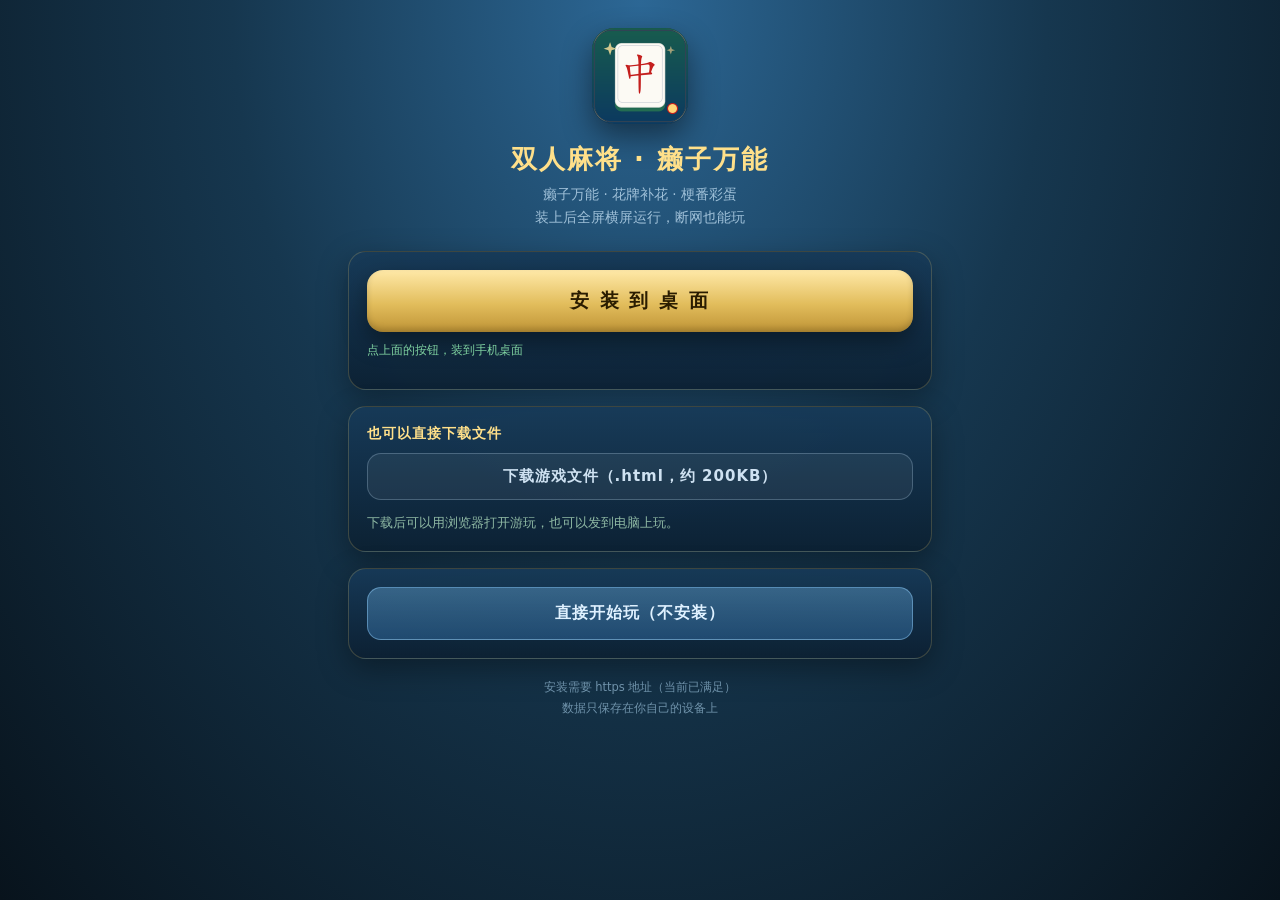
<file: 手机下载版/index.html>
<!DOCTYPE html>
<html lang="zh-CN">
<head>
<meta charset="utf-8" />
<meta name="viewport" content="width=device-width, initial-scale=1, viewport-fit=cover" />
<title>双人麻将 · 下载 / 安装</title>
<link rel="icon" type="image/png" href="icon-192.png" />
<link rel="apple-touch-icon" href="icon-192.png" />
<link rel="manifest" href="manifest.webmanifest" />
<meta name="theme-color" content="#123a5e" />
<meta name="apple-mobile-web-app-capable" content="yes" />
<meta name="mobile-web-app-capable" content="yes" />
<style>
  * { box-sizing: border-box; }
  html, body {
    margin: 0; padding: 0;
    background: radial-gradient(ellipse at 50% 0%, #2c6795 0%, #16374f 45%, #08131c 100%);
    color: #eaf3fb;
    font-family: -apple-system, BlinkMacSystemFont, "PingFang SC", "Microsoft YaHei", system-ui, sans-serif;
    min-height: 100vh;
    -webkit-tap-highlight-color: transparent;
  }
  .wrap {
    max-width: 620px;
    margin: 0 auto;
    padding: max(28px, env(safe-area-inset-top)) 18px max(28px, env(safe-area-inset-bottom));
  }
  .head { text-align: center; margin-bottom: 22px; }
  .logo {
    width: 96px; height: 96px;
    border-radius: 22px;
    box-shadow: 0 12px 30px rgba(0, 0, 0, .45), 0 0 0 1px rgba(232, 201, 106, .35) inset;
    background: #0d2136;
  }
  h1 {
    margin: 14px 0 6px;
    font-size: 26px;
    letter-spacing: 2px;
    color: #ffe08a;
  }
  .sub { font-size: 13.5px; color: #9fc0d8; line-height: 1.7; }
  .card {
    background: linear-gradient(180deg, rgba(23, 58, 88, .92), rgba(12, 32, 50, .92));
    border: 1px solid rgba(232, 201, 106, .22);
    border-radius: 18px;
    padding: 18px;
    margin-bottom: 16px;
    box-shadow: 0 10px 30px rgba(0, 0, 0, .35);
  }
  .row { display: flex; align-items: center; gap: 12px; margin-bottom: 14px; }
  .row:last-child { margin-bottom: 0; }
  .num {
    flex: 0 0 auto;
    width: 26px; height: 26px; border-radius: 50%;
    display: grid; place-items: center;
    font-size: 13px; font-weight: 700;
    background: linear-gradient(#e8c96a, #c39a2c);
    color: #3a2a08;
  }
  .row p { margin: 0; font-size: 14px; line-height: 1.6; color: #dbe9f5; }
  .row p b { color: #ffe08a; }
  button.main {
    width: 100%;
    border: 0;
    border-radius: 16px;
    padding: 18px 16px;
    font-size: 19px;
    font-weight: 800;
    letter-spacing: 2px;
    color: #2a1c00;
    background: linear-gradient(180deg, #ffe9a8 0%, #e2bd5c 55%, #bf9436 100%);
    box-shadow: 0 10px 24px rgba(0, 0, 0, .4), inset 0 -3px 6px rgba(0, 0, 0, .18);
    cursor: pointer;
    font-family: inherit;
  }
  button.main:active { transform: translateY(1px); }
  button.main:disabled { filter: grayscale(.5) brightness(.8); cursor: default; }
  a.btn {
    display: block;
    text-align: center;
    text-decoration: none;
    border-radius: 14px;
    padding: 15px 16px;
    font-size: 16px;
    font-weight: 700;
    letter-spacing: 1px;
    color: #dff1ff;
    background: linear-gradient(180deg, rgba(120, 190, 240, .35), rgba(50, 110, 165, .5));
    border: 1px solid rgba(150, 210, 255, .45);
    margin-top: 0;
  }
  a.btn.secondary {
    color: #cfe2f2;
    background: rgba(255, 255, 255, .06);
    border: 1px solid rgba(200, 230, 255, .25);
    font-weight: 600;
    font-size: 15px;
    padding: 13px 16px;
  }
  .hint {
    margin: 12px 0 0;
    font-size: 12.5px;
    line-height: 1.7;
    color: #8fb9a4;
  }
  .hint b { color: #ffe08a; }
  .status {
    margin-top: 10px;
    font-size: 12px;
    color: #7fd1a0;
    min-height: 16px;
  }
  .status.warn { color: #ffc46b; }
  .tips { font-size: 13px; line-height: 1.9; color: #c8ddec; }
  .tips b { color: #ffe08a; }
  .tips ol { margin: 6px 0 0; padding-left: 20px; }
  h2 {
    font-size: 14px;
    margin: 0 0 10px;
    color: #ffe08a;
    letter-spacing: 1px;
    font-weight: 700;
  }
  .foot { text-align: center; font-size: 11.5px; color: #6f92aa; margin-top: 18px; line-height: 1.8; }
  .hidden { display: none !important; }
</style>
</head>
<body>
<div class="wrap">

  <div class="head">
    <img class="logo" src="icon-192.png" alt="双人麻将" onerror="this.style.display='none'" />
    <h1>双人麻将 · 癞子万能</h1>
    <div class="sub">癞子万能 · 花牌补花 · 梗番彩蛋<br />装上后全屏横屏运行，断网也能玩</div>
  </div>

  <div class="card">
    <button class="main" id="installBtn">安 装 到 桌 面</button>
    <div class="status" id="status"></div>
    <p class="hint" id="installHint"></p>
  </div>

  <div class="card" id="iosCard" style="display:none">
    <h2>iPhone / iPad 安装方法</h2>
    <div class="tips">
      <ol>
        <li>点底部中间的 <b>分享</b> 按钮（方框带向上箭头）</li>
        <li>在菜单里下滑，选 <b>添加到主屏幕</b></li>
        <li>右上角点 <b>添加</b></li>
        <li>回到桌面，就有了麻将图标，点开即玩</li>
      </ol>
    </div>
  </div>

  <div class="card" id="andCard" style="display:none">
    <h2>Android 安装方法</h2>
    <div class="tips">
      <ol>
        <li>点上面的 <b>安装到桌面</b> 按钮，弹窗里选 <b>安装</b></li>
        <li>如果没弹窗：点浏览器右上角 <b>⋮</b> 菜单</li>
        <li>选 <b>安装应用</b> 或 <b>添加到主屏幕</b></li>
      </ol>
    </div>
  </div>

  <div class="card">
    <h2>也可以直接下载文件</h2>
    <a class="btn secondary" id="dlBtn" href="game.html" download="双人麻将.html">下载游戏文件（.html，约 200KB）</a>
    <p class="hint" id="dlHint">下载后可以用浏览器打开游玩，也可以发到电脑上玩。</p>
  </div>

  <div class="card">
    <a class="btn" href="game.html">直接开始玩（不安装）</a>
  </div>

  <div class="foot">
    安装需要 https 地址（当前已满足）<br />
    数据只保存在你自己的设备上
  </div>

</div>

<script>
(function () {
  var installBtn = document.getElementById('installBtn');
  var statusEl = document.getElementById('status');
  var hintEl = document.getElementById('installHint');
  var iosCard = document.getElementById('iosCard');
  var andCard = document.getElementById('andCard');
  var dlBtn = document.getElementById('dlBtn');
  var dlHint = document.getElementById('dlHint');

  var ua = navigator.userAgent || '';
  var isIOS = /iPad|iPhone|iPod/.test(ua) || (navigator.platform === 'MacIntel' && navigator.maxTouchPoints > 1);
  var isAndroid = /Android/.test(ua);
  var standalone = (window.matchMedia && window.matchMedia('(display-mode: standalone)').matches) ||
                   window.navigator.standalone === true;

  // 已经是安装版：直接给「打开」
  if (standalone) {
    installBtn.textContent = '已 安 装 · 打 开 游 戏';
    installBtn.onclick = function () { location.href = 'index.html'; };
    statusEl.textContent = '当前已经是桌面版运行';
    hintEl.textContent = '';
  }

  if (!standalone) {
    statusEl.textContent = '点上面的按钮，装到手机桌面';
  }

  var deferred = null;
  window.addEventListener('beforeinstallprompt', function (e) {
    e.preventDefault();
    deferred = e;
    statusEl.textContent = '可以安装，点按钮即可';
    statusEl.className = 'status';
  });

  window.addEventListener('appinstalled', function () {
    statusEl.textContent = '安装成功，回桌面看看有没有图标吧';
    installBtn.disabled = true;
  });

  installBtn.addEventListener('click', function () {
    if (standalone) { location.href = 'index.html'; return; }
    if (deferred) {
      deferred.prompt();
      deferred.userChoice.then(function (res) {
        if (res.outcome === 'accepted') {
          statusEl.textContent = '正在安装…稍等，回桌面就能看到图标';
        } else {
          statusEl.textContent = '已取消安装';
          statusEl.className = 'status warn';
          showManual();
        }
        deferred = null;
      });
      return;
    }
    // 没有安装提示（iOS / 已安装 / 浏览器限制）
    showManual();
  });

  function showManual() {
    if (isIOS) {
      iosCard.style.display = '';
      andCard.style.display = 'none';
      installBtn.textContent = '看下面的步骤添加图标';
      statusEl.textContent = 'iOS 需要手动「添加到主屏幕」';
      statusEl.className = 'status warn';
    } else if (isAndroid) {
      andCard.style.display = '';
      statusEl.textContent = '用浏览器菜单里的「安装应用 / 添加到主屏幕」';
      statusEl.className = 'status warn';
    } else {
      statusEl.textContent = '桌面浏览器：地址栏右侧有安装图标，或在菜单里选「安装」';
      statusEl.className = 'status warn';
      hintEl.textContent = '装好后会用独立窗口打开，像普通软件一样。';
    }
  }

  if (isIOS) {
    iosCard.style.display = '';
    hintEl.textContent = 'iOS 只能用 Safari 的「添加到主屏幕」，点按钮看步骤。';
  } else if (isAndroid && !standalone) {
    andCard.style.display = '';
  }

  // 下载文件是否存在（不存在就把按钮藏起来，免得点出 404）
  fetch('game.html', { method: 'HEAD' })
    .then(function (r) {
      if (!r.ok) throw new Error('missing');
    })
    .catch(function () {
      dlBtn.classList.add('hidden');
      dlHint.textContent = '仓库里还没有放「双人麻将-单文件版.html」，暂时不能下载文件，可以直接安装到桌面。';
    });

  // 顺便注册 Service Worker（离线缓存）
  if ('serviceWorker' in navigator && location.protocol === 'https:') {
    navigator.serviceWorker.register('sw.js').catch(function () {});
  }
})();
</script>
</body>
</html>
</file>
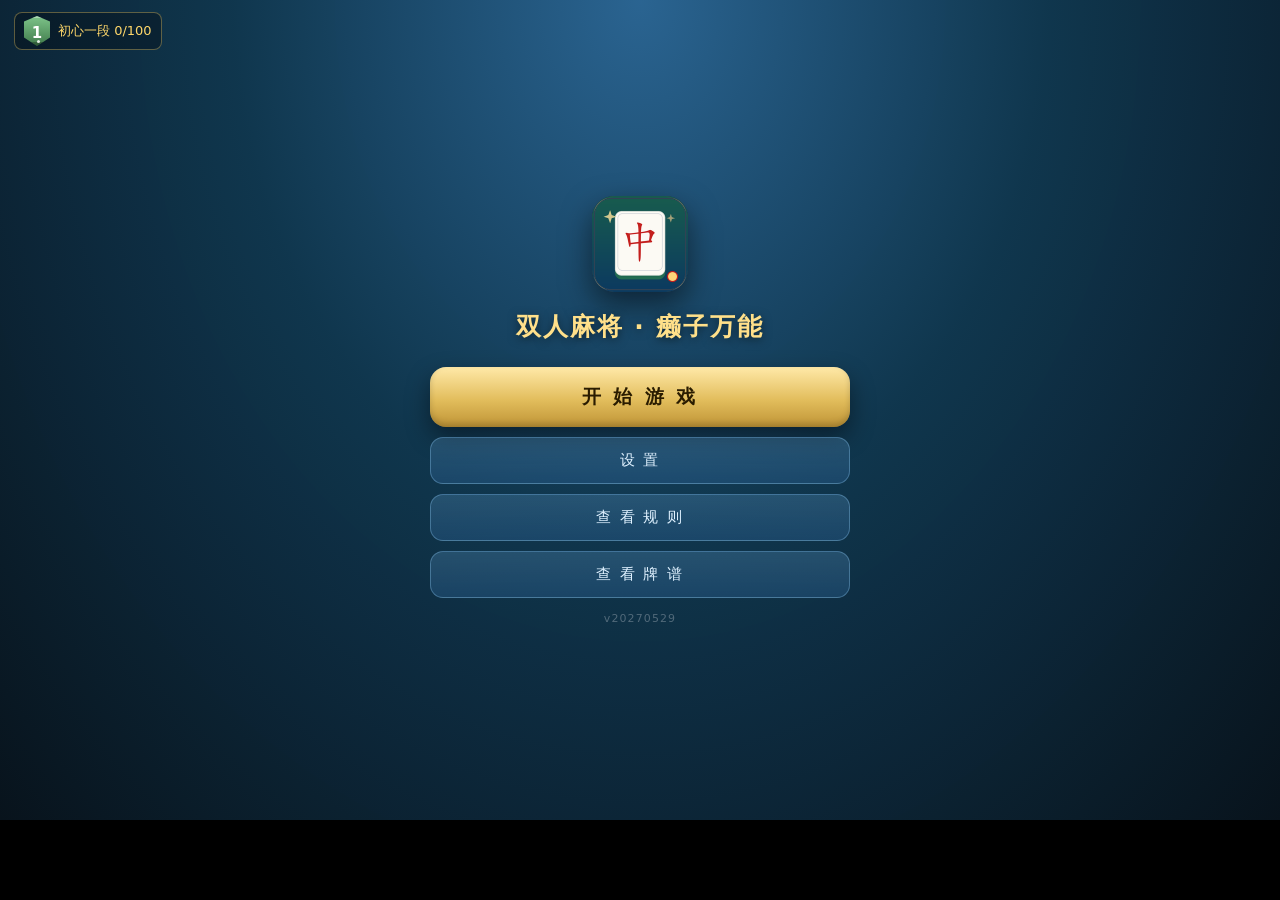
<file: _t3.html>
﻿<!DOCTYPE html><html><head><meta charset="utf-8"><style>html,body{margin:0;background:#000}iframe{width:1280px;height:820px;border:0;display:block}</style></head><body><iframe id="f" src="index.html"></iframe><script>setTimeout(function(){var d=document.getElementById("f").contentDocument,w=document.getElementById("f").contentWindow;d.getElementById("btnStart").click();setTimeout(function(){var st=w.__mjgame.state;st.players[0].flowers=[16,17];st.players[1].flowers=[18];st.players[0].jokerDiscards=[24];st.players[1].jokerDiscards=[24,24];w.__mjgame.emit();},3000);},1500);</script></body></html>
</file>
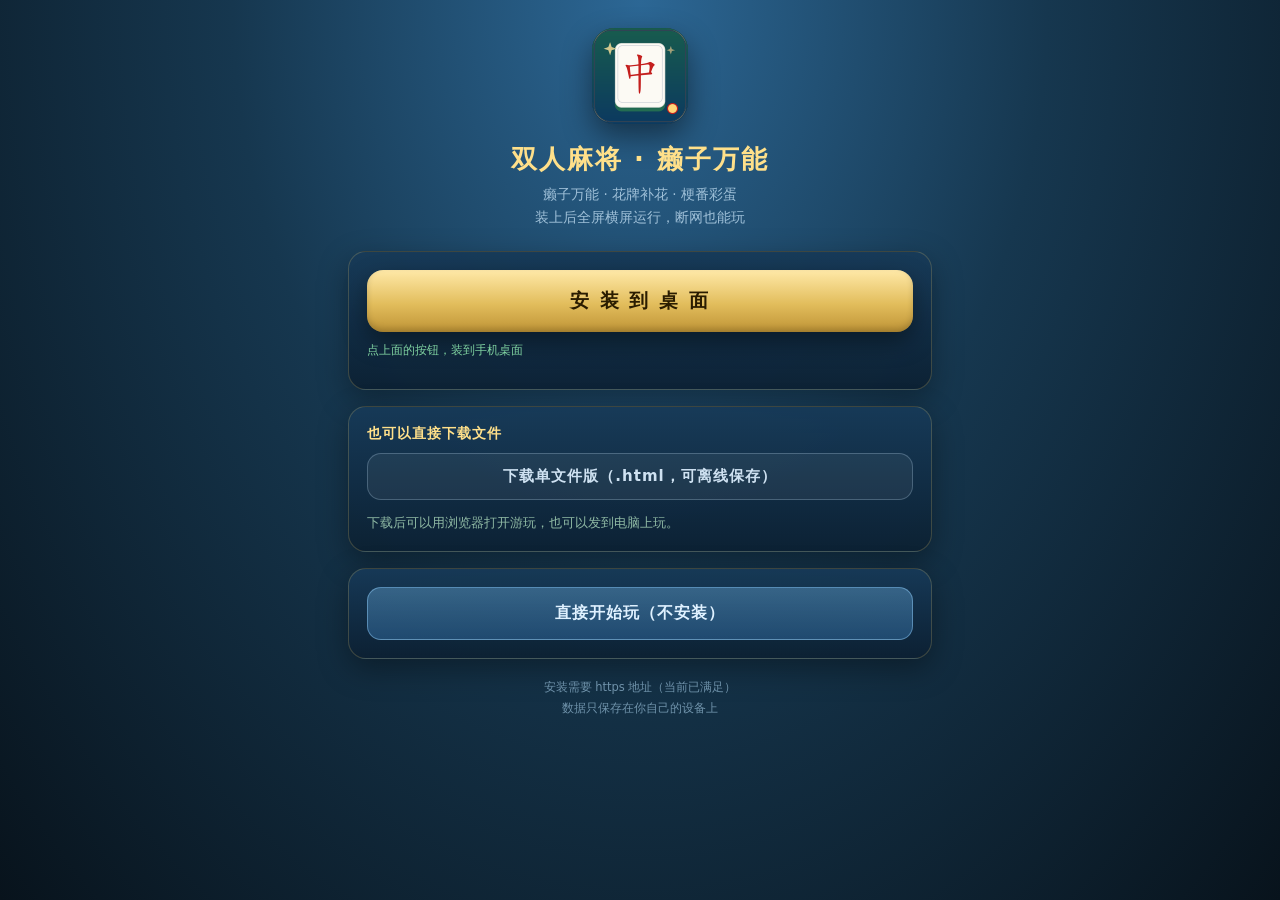
<file: download.html>
<!DOCTYPE html>
<html lang="zh-CN">
<head>
<meta charset="utf-8" />
<meta name="viewport" content="width=device-width, initial-scale=1, viewport-fit=cover" />
<title>双人麻将 · 下载 / 安装</title>
<link rel="icon" type="image/png" href="icon-192.png" />
<link rel="apple-touch-icon" href="icon-192.png" />
<link rel="manifest" href="manifest.webmanifest" />
<meta name="theme-color" content="#123a5e" />
<meta name="apple-mobile-web-app-capable" content="yes" />
<meta name="mobile-web-app-capable" content="yes" />
<style>
  * { box-sizing: border-box; }
  html, body {
    margin: 0; padding: 0;
    background: radial-gradient(ellipse at 50% 0%, #2c6795 0%, #16374f 45%, #08131c 100%);
    color: #eaf3fb;
    font-family: -apple-system, BlinkMacSystemFont, "PingFang SC", "Microsoft YaHei", system-ui, sans-serif;
    min-height: 100vh;
    -webkit-tap-highlight-color: transparent;
  }
  .wrap {
    max-width: 620px;
    margin: 0 auto;
    padding: max(28px, env(safe-area-inset-top)) 18px max(28px, env(safe-area-inset-bottom));
  }
  .head { text-align: center; margin-bottom: 22px; }
  .logo {
    width: 96px; height: 96px;
    border-radius: 22px;
    box-shadow: 0 12px 30px rgba(0, 0, 0, .45), 0 0 0 1px rgba(232, 201, 106, .35) inset;
    background: #0d2136;
  }
  h1 {
    margin: 14px 0 6px;
    font-size: 26px;
    letter-spacing: 2px;
    color: #ffe08a;
  }
  .sub { font-size: 13.5px; color: #9fc0d8; line-height: 1.7; }
  .card {
    background: linear-gradient(180deg, rgba(23, 58, 88, .92), rgba(12, 32, 50, .92));
    border: 1px solid rgba(232, 201, 106, .22);
    border-radius: 18px;
    padding: 18px;
    margin-bottom: 16px;
    box-shadow: 0 10px 30px rgba(0, 0, 0, .35);
  }
  .row { display: flex; align-items: center; gap: 12px; margin-bottom: 14px; }
  .row:last-child { margin-bottom: 0; }
  .num {
    flex: 0 0 auto;
    width: 26px; height: 26px; border-radius: 50%;
    display: grid; place-items: center;
    font-size: 13px; font-weight: 700;
    background: linear-gradient(#e8c96a, #c39a2c);
    color: #3a2a08;
  }
  .row p { margin: 0; font-size: 14px; line-height: 1.6; color: #dbe9f5; }
  .row p b { color: #ffe08a; }
  button.main {
    width: 100%;
    border: 0;
    border-radius: 16px;
    padding: 18px 16px;
    font-size: 19px;
    font-weight: 800;
    letter-spacing: 2px;
    color: #2a1c00;
    background: linear-gradient(180deg, #ffe9a8 0%, #e2bd5c 55%, #bf9436 100%);
    box-shadow: 0 10px 24px rgba(0, 0, 0, .4), inset 0 -3px 6px rgba(0, 0, 0, .18);
    cursor: pointer;
    font-family: inherit;
  }
  button.main:active { transform: translateY(1px); }
  button.main:disabled { filter: grayscale(.5) brightness(.8); cursor: default; }
  a.btn {
    display: block;
    text-align: center;
    text-decoration: none;
    border-radius: 14px;
    padding: 15px 16px;
    font-size: 16px;
    font-weight: 700;
    letter-spacing: 1px;
    color: #dff1ff;
    background: linear-gradient(180deg, rgba(120, 190, 240, .35), rgba(50, 110, 165, .5));
    border: 1px solid rgba(150, 210, 255, .45);
    margin-top: 0;
  }
  a.btn.secondary {
    color: #cfe2f2;
    background: rgba(255, 255, 255, .06);
    border: 1px solid rgba(200, 230, 255, .25);
    font-weight: 600;
    font-size: 15px;
    padding: 13px 16px;
  }
  .hint {
    margin: 12px 0 0;
    font-size: 12.5px;
    line-height: 1.7;
    color: #8fb9a4;
  }
  .hint b { color: #ffe08a; }
  .status {
    margin-top: 10px;
    font-size: 12px;
    color: #7fd1a0;
    min-height: 16px;
  }
  .status.warn { color: #ffc46b; }
  .tips { font-size: 13px; line-height: 1.9; color: #c8ddec; }
  .tips b { color: #ffe08a; }
  .tips ol { margin: 6px 0 0; padding-left: 20px; }
  h2 {
    font-size: 14px;
    margin: 0 0 10px;
    color: #ffe08a;
    letter-spacing: 1px;
    font-weight: 700;
  }
  .foot { text-align: center; font-size: 11.5px; color: #6f92aa; margin-top: 18px; line-height: 1.8; }
  .hidden { display: none !important; }
</style>
</head>
<body>
<div class="wrap">

  <div class="head">
    <img class="logo" src="icon-192.png" alt="双人麻将" onerror="this.style.display='none'" />
    <h1>双人麻将 · 癞子万能</h1>
    <div class="sub">癞子万能 · 花牌补花 · 梗番彩蛋<br />装上后全屏横屏运行，断网也能玩</div>
  </div>

  <div class="card">
    <button class="main" id="installBtn">安 装 到 桌 面</button>
    <div class="status" id="status"></div>
    <p class="hint" id="installHint"></p>
  </div>

  <div class="card" id="iosCard" style="display:none">
    <h2>iPhone / iPad 安装方法</h2>
    <div class="tips">
      <ol>
        <li>点底部中间的 <b>分享</b> 按钮（方框带向上箭头）</li>
        <li>在菜单里下滑，选 <b>添加到主屏幕</b></li>
        <li>右上角点 <b>添加</b></li>
        <li>回到桌面，就有了麻将图标，点开即玩</li>
      </ol>
    </div>
  </div>

  <div class="card" id="andCard" style="display:none">
    <h2>Android 安装方法</h2>
    <div class="tips">
      <ol>
        <li>点上面的 <b>安装到桌面</b> 按钮，弹窗里选 <b>安装</b></li>
        <li>如果没弹窗：点浏览器右上角 <b>⋮</b> 菜单</li>
        <li>选 <b>安装应用</b> 或 <b>添加到主屏幕</b></li>
      </ol>
    </div>
  </div>

  <div class="card">
    <h2>也可以直接下载文件</h2>
    <a class="btn secondary" id="dlBtn" href="双人麻将-单文件版.html" download>下载单文件版（.html，可离线保存）</a>
    <p class="hint" id="dlHint">下载后可以用浏览器打开游玩，也可以发到电脑上玩。</p>
  </div>

  <div class="card">
    <a class="btn" href="index.html">直接开始玩（不安装）</a>
  </div>

  <div class="foot">
    安装需要 https 地址（当前已满足）<br />
    数据只保存在你自己的设备上
  </div>

</div>

<script>
(function () {
  var installBtn = document.getElementById('installBtn');
  var statusEl = document.getElementById('status');
  var hintEl = document.getElementById('installHint');
  var iosCard = document.getElementById('iosCard');
  var andCard = document.getElementById('andCard');
  var dlBtn = document.getElementById('dlBtn');
  var dlHint = document.getElementById('dlHint');

  var ua = navigator.userAgent || '';
  var isIOS = /iPad|iPhone|iPod/.test(ua) || (navigator.platform === 'MacIntel' && navigator.maxTouchPoints > 1);
  var isAndroid = /Android/.test(ua);
  var standalone = (window.matchMedia && window.matchMedia('(display-mode: standalone)').matches) ||
                   window.navigator.standalone === true;

  // 已经是安装版：直接给「打开」
  if (standalone) {
    installBtn.textContent = '已 安 装 · 打 开 游 戏';
    installBtn.onclick = function () { location.href = 'index.html'; };
    statusEl.textContent = '当前已经是桌面版运行';
    hintEl.textContent = '';
  }

  if (!standalone) {
    statusEl.textContent = '点上面的按钮，装到手机桌面';
  }

  var deferred = null;
  window.addEventListener('beforeinstallprompt', function (e) {
    e.preventDefault();
    deferred = e;
    statusEl.textContent = '可以安装，点按钮即可';
    statusEl.className = 'status';
  });

  window.addEventListener('appinstalled', function () {
    statusEl.textContent = '安装成功，回桌面看看有没有图标吧';
    installBtn.disabled = true;
  });

  installBtn.addEventListener('click', function () {
    if (standalone) { location.href = 'index.html'; return; }
    if (deferred) {
      deferred.prompt();
      deferred.userChoice.then(function (res) {
        if (res.outcome === 'accepted') {
          statusEl.textContent = '正在安装…稍等，回桌面就能看到图标';
        } else {
          statusEl.textContent = '已取消安装';
          statusEl.className = 'status warn';
          showManual();
        }
        deferred = null;
      });
      return;
    }
    // 没有安装提示（iOS / 已安装 / 浏览器限制）
    showManual();
  });

  function showManual() {
    if (isIOS) {
      iosCard.style.display = '';
      andCard.style.display = 'none';
      installBtn.textContent = '看下面的步骤添加图标';
      statusEl.textContent = 'iOS 需要手动「添加到主屏幕」';
      statusEl.className = 'status warn';
    } else if (isAndroid) {
      andCard.style.display = '';
      statusEl.textContent = '用浏览器菜单里的「安装应用 / 添加到主屏幕」';
      statusEl.className = 'status warn';
    } else {
      statusEl.textContent = '桌面浏览器：地址栏右侧有安装图标，或在菜单里选「安装」';
      statusEl.className = 'status warn';
      hintEl.textContent = '装好后会用独立窗口打开，像普通软件一样。';
    }
  }

  if (isIOS) {
    iosCard.style.display = '';
    hintEl.textContent = 'iOS 只能用 Safari 的「添加到主屏幕」，点按钮看步骤。';
  } else if (isAndroid && !standalone) {
    andCard.style.display = '';
  }

  // 下载文件是否存在（不存在就把按钮藏起来，免得点出 404）
  fetch('双人麻将-单文件版.html', { method: 'HEAD' })
    .then(function (r) {
      if (!r.ok) throw new Error('missing');
    })
    .catch(function () {
      dlBtn.classList.add('hidden');
      dlHint.textContent = '仓库里还没有放「双人麻将-单文件版.html」，暂时不能下载文件，可以直接安装到桌面。';
    });

  // 顺便注册 Service Worker（离线缓存）
  if ('serviceWorker' in navigator && location.protocol === 'https:') {
    navigator.serviceWorker.register('sw.js').catch(function () {});
  }
})();
</script>
</body>
</html>
</file>
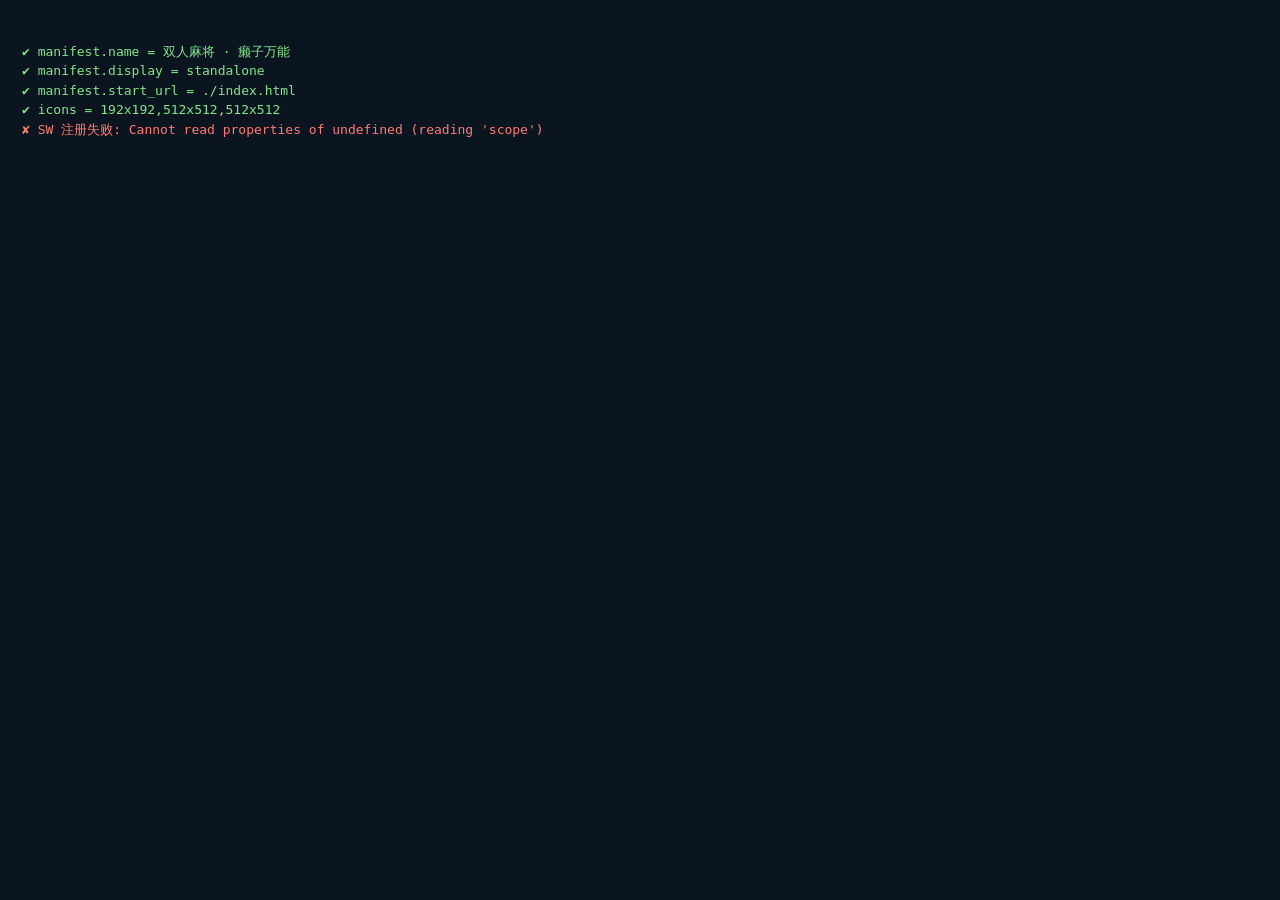
<file: pwa-check.html>
<!DOCTYPE html>
<html lang="zh-CN">
<head><meta charset="utf-8"><title>PWA 自检</title>
<style>
body{font:13px/1.5 monospace;background:#0b1520;color:#dff;padding:14px;white-space:pre-wrap}
.ok{color:#7ee787}.bad{color:#ff7b72}
</style></head>
<body>
<div id="out">检查中…</div>
<script>
const out = document.getElementById('out');
const lines = [];
function log(ok, text) {
  lines.push((ok ? '✔ ' : '✘ ') + text);
  out.innerHTML = lines.map((s) => (s.startsWith('✔') ? '<span class="ok">' : '<span class="bad">') + s + '</span>').join('\n');
}

async function main() {
  // 1. manifest
  try {
    const mf = await (await fetch('manifest.webmanifest')).json();
    log(!!mf.name, 'manifest.name = ' + mf.name);
    log(mf.display === 'standalone', 'manifest.display = ' + mf.display);
    log(!!mf.start_url, 'manifest.start_url = ' + mf.start_url);
    const sizes = (mf.icons || []).map((i) => i.sizes).join(',');
    log(/192x192/.test(sizes) && /512x512/.test(sizes), 'icons = ' + sizes);
  } catch (e) { log(false, 'manifest 读取失败: ' + e.message); }

  // 2. service worker
  if (!('serviceWorker' in navigator)) { log(false, '当前环境不支持 Service Worker'); return; }
  try {
    const reg = await navigator.serviceWorker.register('sw.js');
    log(true, 'sw.js 注册成功，scope = ' + reg.scope);
    await navigator.serviceWorker.ready;
    log(true, 'Service Worker 已激活');
  } catch (e) { log(false, 'SW 注册失败: ' + e.message); return; }

  // 3. 缓存内容
  await new Promise((r) => setTimeout(r, 1500));
  const keys = await caches.keys();
  log(keys.length > 0, 'Cache Storage: ' + keys.join(', '));
  if (keys.length) {
    const cache = await caches.open(keys[0]);
    const reqs = await cache.keys();
    log(reqs.length >= 5, '已缓存资源 ' + reqs.length + ' 项');
    reqs.forEach((r) => lines.push('   · ' + r.url.replace(location.origin, '')));
    out.innerHTML = lines.map((s) => (s.startsWith('✔') ? '<span class="ok">' : s.startsWith('✘') ? '<span class="bad">' : '<span>') + s + '</span>').join('\n');
  }

  // 4. 离线模拟：断网后从缓存取 index.html
  try {
    const res = await caches.match(new Request('index.html'));
    log(!!res, 'index.html 可离线命中缓存');
  } catch (e) { log(false, '离线命中测试失败: ' + e.message); }

  lines.push('');
  lines.push('自检完成，可以截图给开发者看。');
  out.innerHTML = lines.map((s) => (s.startsWith('✔') ? '<span class="ok">' : s.startsWith('✘') ? '<span class="bad">' : '<span>') + s + '</span>').join('\n');
}
main();
</script>
</body></html>
</file>
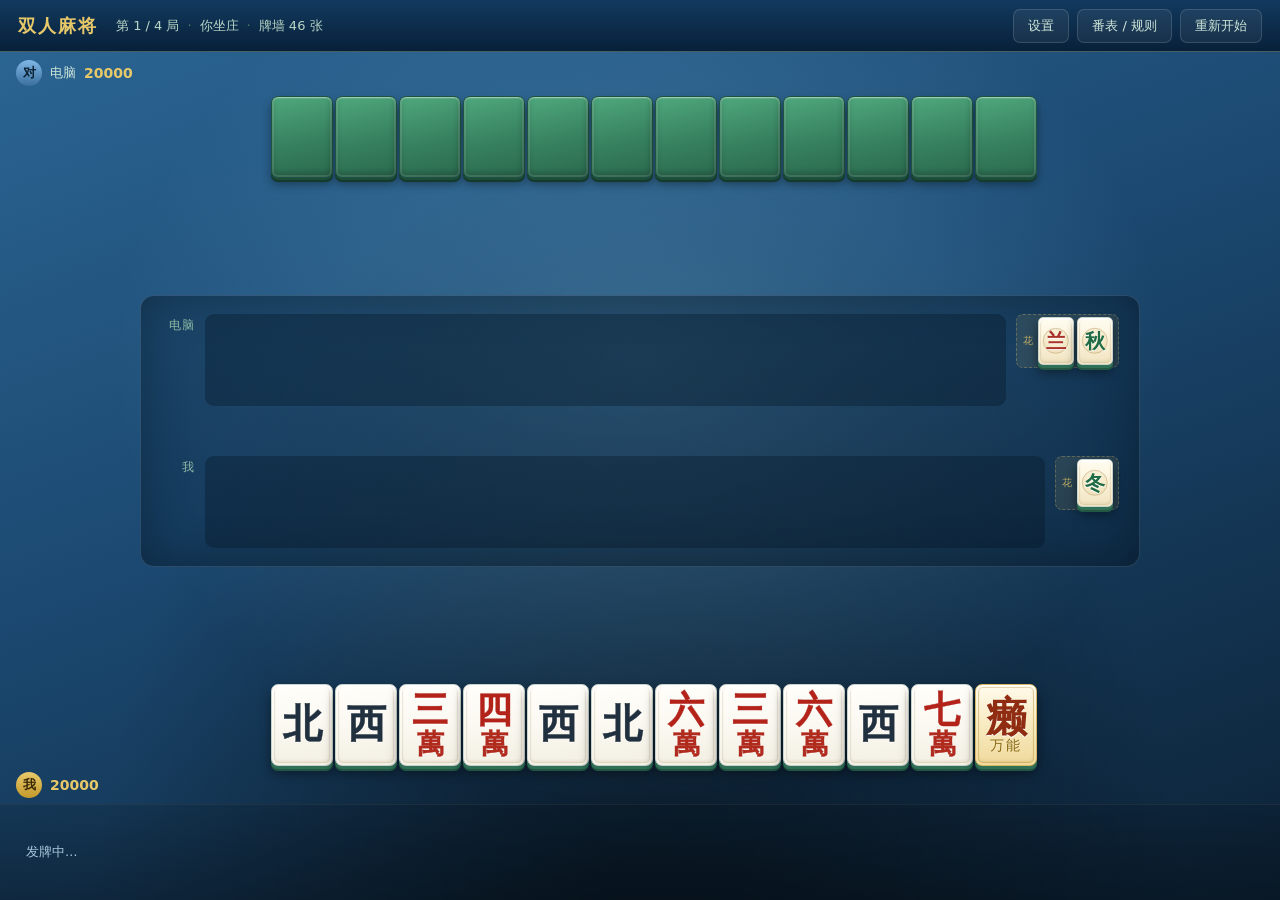
<file: 上传这个-index.html>
<!DOCTYPE html>
<html lang="zh-CN">
<head>
<meta charset="utf-8" />
<meta name="viewport" content="width=device-width, initial-scale=1, viewport-fit=cover, user-scalable=no" />
<title>双人麻将 · 癞子万能</title>
<link rel="icon" type="image/png" href="icon-192.png" />
<link rel="apple-touch-icon" href="icon-192.png" />
<link rel="manifest" href="manifest.webmanifest" />
<meta name="theme-color" content="#123a5e" />
<meta name="apple-mobile-web-app-capable" content="yes" />
<meta name="apple-mobile-web-app-status-bar-style" content="black-translucent" />
<meta name="mobile-web-app-capable" content="yes" />
<style>
/* css/style.css */
/* ============================================================================
 *  双人麻将 · 样式
 *  牌面做成象牙白实体麻将牌：倒角、侧面厚度、刻字感
 * ==========================================================================*/
:root {
  --felt-1: #2c6795;
  --felt-2: #0c2236;
  --jade-1: #3f8f6b;
  --jade-2: #1f5340;
  --gold: #e8c96a;
  --tile-ivory-1: #fffefa;
  --tile-ivory-2: #fdf8ec;
  --tile-ivory-3: #f3ebd6;
  --tile-ivory-4: #e9ddc2;
  --tile-edge: #d6c7a4;
  --tile-side-1: #cec09c;
  --tile-side-2: #bcaa82;
  --ink-blue: #1b3f66;
  --ink-red: #b02a1e;
  --ink-green: #10703e;
  --ink-dark: #20303f;
  --shadow: 0 2px 4px rgba(0, 0, 0, .35);
}

* { box-sizing: border-box; }

html, body {
  margin: 0;
  height: 100%;
  font-family: "PingFang SC", "Microsoft YaHei", "Noto Sans SC", system-ui, sans-serif;
  color: #eaf2ec;
  background: #07160f;
  overflow: hidden;
  user-select: none;
}

#app {
  display: grid;
  grid-template-columns: minmax(0, 1fr);
  grid-template-rows: 52px minmax(0, 1fr) 96px;
  height: 100vh;
  background:
    radial-gradient(ellipse at 50% 40%, rgba(126, 196, 235, .30) 0%, rgba(0, 0, 0, 0) 58%),
    radial-gradient(ellipse at 50% 118%, rgba(0, 0, 0, .55) 0%, rgba(0, 0, 0, 0) 62%),
    linear-gradient(160deg, #2c6795 0%, #1b4870 46%, #0c2236 100%);
}

/* ------------------------------------------------------------------ 顶栏 */
.topbar {
  grid-column: 1;
  display: flex;
  align-items: center;
  gap: 18px;
  padding: 0 18px;
  background: linear-gradient(#123a5e, #08203a);
  border-bottom: 1px solid rgba(232, 201, 106, .25);
}
.brand { display: flex; align-items: baseline; gap: 10px; }
.brand .logo { font-size: 18px; font-weight: 700; letter-spacing: 2px; color: var(--gold); }
.brand .sub { font-size: 12px; color: #8fb9a4; letter-spacing: 1px; }
.roundinfo { font-size: 13px; color: #b8d6c6; display: flex; gap: 8px; align-items: center; }
.roundinfo i { color: #4d7d68; font-style: normal; }
.topbtns { margin-left: auto; display: flex; gap: 8px; }

button {
  font-family: inherit;
  cursor: pointer;
  border: none;
  border-radius: 7px;
  font-size: 13px;
  padding: 7px 14px;
  transition: transform .08s, filter .15s, background .15s;
}
button:active { transform: translateY(1px); }
button.ghost {
  background: rgba(255, 255, 255, .06);
  color: #cfe6d9;
  border: 1px solid rgba(255, 255, 255, .14);
}
button.ghost:hover { background: rgba(255, 255, 255, .13); }
button.primary {
  background: linear-gradient(#f0d27c, #d8ae43);
  color: #3a2a08;
  font-weight: 700;
  padding: 9px 20px;
  box-shadow: 0 2px 8px rgba(0, 0, 0, .3);
}
button.primary:hover { filter: brightness(1.06); }
button.hu {
  background: radial-gradient(circle at 35% 28%, #ffd27a 0%, #f2833c 50%, #d8471f 100%);
  color: #fff;
  font-weight: 800;
  font-size: 22px;
  letter-spacing: 3px;
  height: 64px;
  min-width: 104px;
  border-radius: 99px;
  border: 2px solid rgba(255, 240, 200, .7);
  box-shadow: 0 8px 20px rgba(216, 71, 31, .55), inset 0 -4px 8px rgba(0, 0, 0, .25);
}
button.act {
  background: radial-gradient(circle at 35% 28%, #7fc9ff 0%, #2f7fc4 55%, #1d5c95 100%);
  color: #fff;
  border: 2px solid rgba(255, 255, 255, .45);
  min-width: 92px;
  height: 58px;
  font-size: 19px;
  font-weight: 700;
  letter-spacing: 2px;
  border-radius: 99px;
  box-shadow: 0 6px 14px rgba(0, 0, 0, .45), inset 0 -3px 6px rgba(0, 0, 0, .25);
  padding: 0 18px;
}
button.act:hover { filter: brightness(1.12); }
button.pass {
  background: radial-gradient(circle at 35% 28%, rgba(220, 240, 255, .35) 0%, rgba(90, 130, 165, .55) 60%, rgba(40, 70, 100, .7) 100%);
  color: #eaf6ff;
  border: 2px solid rgba(255, 255, 255, .35);
  height: 58px;
  min-width: 84px;
  border-radius: 99px;
  font-size: 18px;
  font-weight: 700;
}

/* ------------------------------------------------------------------ 牌桌 */
.table {
  grid-column: 1;
  grid-row: 2;
  display: flex;
  flex-direction: column;
  min-height: 0;
  padding: 8px 16px 4px;
  gap: 4px;
}

.seat { display: flex; flex-direction: column; gap: 6px; }
.seat-head { display: flex; align-items: center; gap: 8px; font-size: 13px; color: #cfe6d9; }
.avatar {
  width: 26px; height: 26px; border-radius: 50%;
  display: grid; place-items: center;
  font-size: 13px; font-weight: 700;
}
.avatar.me { background: linear-gradient(#e8c96a, #c39a2c); color: #3a2a08; }
.avatar.opp { background: linear-gradient(#7fb8e8, #3a6f9e); color: #0d2334; }
.pscore { font-variant-numeric: tabular-nums; font-weight: 700; color: var(--gold); font-size: 14px; }
.badge {
  font-size: 11px;
  padding: 2px 7px;
  border-radius: 99px;
  background: #b3261e;
  color: #fff;
  letter-spacing: 1px;
}

.handline { display: flex; align-items: flex-end; gap: 10px; flex-wrap: wrap; min-height: 46px; }

.seat-me { margin-top: auto; padding-bottom: 2px; }

/* ==========================================================================
 *  麻将牌
 * ========================================================================*/
.tile {
  --tw: 54px;
  --th: 72px;
  position: relative;
  width: var(--tw);
  height: var(--th);
  flex: 0 0 auto;
  border-radius: 7px;
  background: linear-gradient(175deg, #fffefa 0%, #fbf9f2 45%, #f3efe3 100%);
  border: 1px solid #c8d2cc;
  box-shadow:
    0 3px 0 #2f7057,
    0 5px 0 #235743,
    0 7px 12px rgba(0, 0, 0, .45),
    inset 0 1px 0 #fff;
  display: flex;
  flex-direction: column;
  align-items: center;
  justify-content: center;
  font-family: "KaiTi", "STKaiti", "Kaiti SC", "SimSun", "Songti SC", "Noto Serif SC", serif;
  font-size: var(--th);          /* 子元素用 em 缩放 */
  line-height: 1;
  overflow: hidden;
  transition: transform .12s ease, box-shadow .12s ease, filter .12s ease;
}

/* 牌面倒角：内圈一道高光 + 一道暗边 */
.tile::before {
  content: '';
  position: absolute;
  inset: 3%;
  border-radius: 5px;
  box-shadow:
    inset 0 1px 0 rgba(255, 255, 255, .95),
    inset 0 0 0 1px rgba(170, 148, 104, .16),
    inset 0 -2px 3px rgba(170, 148, 104, .18);
  pointer-events: none;
}

/* 万字：上数字，下「萬」 */
.tile .rank {
  font-size: .44em;
  font-weight: 700;
  color: #b3231a;
  text-shadow: 0 1px 0 rgba(255, 255, 255, .95), 0 -1px 0 rgba(0, 0, 0, .05);
}
.tile .suit {
  font-size: .33em;
  font-weight: 700;
  margin-top: .08em;
  color: var(--ink-red);
  text-shadow: 0 1px 0 rgba(255, 255, 255, .9);
}

/* 字牌 */
.tile .honor {
  font-size: .48em;
  font-weight: 700;
  text-shadow: 0 1px 0 rgba(255, 255, 255, .95);
}
.tile.h0 .honor,
.tile.h1 .honor,
.tile.h2 .honor,
.tile.h3 .honor { color: var(--ink-dark); }
.tile.h4 .honor { color: #c0271d; }
.tile.h5 .honor { color: var(--ink-green); }

/* 白板：整张牌是一个空框 */
.tile.h6::after { content: none; }   /* 白板：牌面留白，什么都不画 */
.tile.h6-old-frame {
  position: absolute;
  inset: 17% 13%;
  opacity: .88;
}
.tile.h6::before { box-shadow: none; }

/* 花牌 */
.tile.flower {
  background: linear-gradient(177deg, #fffdf2 0%, #fbf3dc 45%, #f0e3c0 100%);
}
.tile.flower .fl {
  position: relative;
  z-index: 2;
  font-size: .42em;
  font-weight: 700;
  color: #1f6b45;
  text-shadow: 0 1px 0 rgba(255, 255, 255, .9);
}
.tile.flower.season .fl { color: #1f6b45; }
.tile.flower.plant .fl { color: #a8322a; }
.tile.flower::after {
  content: '';
  position: absolute;
  left: 50%;
  top: 50%;
  width: 72%;
  aspect-ratio: 1;
  transform: translate(-50%, -50%);
  border-radius: 50%;
  border: 1.5px solid rgba(150, 110, 40, .34);
  box-shadow: inset 0 0 12px rgba(200, 160, 60, .20);
}
.tile .wild {
  position: absolute;
  top: 2px;
  right: 2px;
  z-index: 3;
  font-family: system-ui, sans-serif;
  font-size: 8px;
  line-height: 1;
  padding: 1px 2px;
  border-radius: 2px;
  color: #7a5200;
  background: #f7e0a4;
  box-shadow: 0 1px 1px rgba(0, 0, 0, .12);
}

/* 大牌字口加粗一点，更接近实体牌的雕刻感 */
.tile:not(.small):not(.tiny) .rank,
.tile:not(.small):not(.tiny) .suit,
.tile:not(.small):not(.tiny) .honor,
.tile:not(.small):not(.tiny) .fl { -webkit-text-stroke: .35px currentColor; }

/* 尺寸 */
.tile.small { --tw: 36px; --th: 48px; border-radius: 5px; }
.tile.tiny { --tw: 28px; --th: 38px; border-radius: 4px; }
/* 小牌上的「癞」标记更小，避免杂乱 */
.tile.small .wild, .tile.tiny .wild { font-size: 6.5px; padding: 0 1px; top: 1px; right: 1px; }

/* 手牌交互 */
.hand { display: flex; gap: 2px; align-items: flex-end; flex-wrap: wrap; min-height: 74px; }
.hand .tile { cursor: pointer; }
.hand .tile:hover {
  transform: translateY(-10px) scale(1.02);
  box-shadow:
    0 2px 0 var(--tile-side-1),
    0 4px 0 var(--tile-side-2),
    0 14px 20px rgba(0, 0, 0, .48),
    inset 0 1px 0 #fff;
}
.hand .tile.drawn { margin-left: 12px; }
/* 刚摸到的那张：短短地下落一下 */
.hand .tile.drop { animation: drawDrop .19s cubic-bezier(.25, .9, .3, 1.2); }
/* 摸进来时轻轻往下落 */
@keyframes drawDrop {
  0%   { transform: translateY(-15px) scale(.98); opacity: .55; }
  55%  { transform: translateY(3px) scale(1.01); opacity: 1; }
  100% { transform: translateY(0) scale(1); opacity: 1; }
}
.hand .tile.disabled { cursor: default; }
.hand .tile.disabled:hover {
  transform: none;
  box-shadow:
    0 2px 0 var(--tile-side-1),
    0 4px 0 var(--tile-side-2),
    0 6px 10px rgba(0, 0, 0, .40),
    inset 0 1px 0 #fff;
}

/* 牌背（对家手牌） */
.back {
  width: 36px;
  height: 48px;
  border-radius: 6px;
  flex: 0 0 auto;
  background: linear-gradient(168deg, #4fa87d 0%, #37815f 55%, #2a6a4e 100%);
  border: 1px solid #1e5340;
  box-shadow:
    0 2px 0 #1c4c3a,
    0 4px 0 #143a2c,
    0 6px 10px rgba(0, 0, 0, .38),
    inset 0 1px 0 rgba(255, 255, 255, .35),
    inset 0 0 0 2px rgba(255, 255, 255, .12),
    inset 0 -4px 6px rgba(0, 0, 0, .22);
}
.backs { display: flex; gap: 2px; align-items: flex-end; }

.melds { display: flex; gap: 10px; align-items: flex-end; flex-wrap: wrap; }
.meld {
  display: flex;
  gap: 1px;
  padding: 2px 3px;
  border-radius: 6px;
  background: rgba(0, 0, 0, .16);
}
.meld.concealed { background: rgba(232, 201, 106, .14); }

/* ------------------------------------------------------------------ 中央 */
.center {
  flex: 1 1 auto;
  display: flex;
  flex-direction: column;
  justify-content: center;
  align-items: center;
  gap: 6px;
  min-height: 150px;
  padding: 6px 0;
}
.tablecenter {
  width: 100%;
  max-width: 1000px;
  margin: 0 auto;
  display: flex;
  flex-direction: column;
  gap: 12px;
  padding: 18px 20px;
  border-radius: 14px;
  background: rgba(6, 26, 44, .30);
  border: 1px solid rgba(255, 255, 255, .10);
  box-shadow: inset 0 0 46px rgba(0, 0, 0, .28);
}
.riverrow { display: flex; align-items: flex-start; gap: 10px; }
.rlabel {
  flex: 0 0 auto;
  width: 34px;
  font-size: 11.5px;
  color: #8fb9a4;
  padding-top: 4px;
  letter-spacing: 1px;
  text-align: right;
}
.river {
  flex: 1 1 auto;
  min-height: 92px;
  display: flex;
  flex-wrap: wrap;
  gap: 4px;
  padding: 6px 8px;
  border-radius: 9px;
  background: rgba(4, 20, 34, .34);
  align-content: flex-start;
}
.midline {
  display: flex;
  align-items: center;
  justify-content: center;
  gap: 22px;
  min-height: 26px;
}
.walldial {
  width: 96px;
  height: 96px;
  border-radius: 50%;
  display: flex;
  flex-direction: column;
  align-items: center;
  justify-content: center;
  background: radial-gradient(circle at 38% 30%, #2f5f8b 0%, #173a58 62%, #0b2438 100%);
  border: 3px solid rgba(232, 201, 106, .55);
  box-shadow:
    0 0 0 6px rgba(255, 255, 255, .05),
    0 0 22px rgba(120, 200, 255, .25),
    inset 0 0 22px rgba(0, 0, 0, .55);
  margin: -6px 0;
}
.walldial .wd-num {
  font-size: 30px;
  font-weight: 800;
  line-height: 1;
  color: #ffe9a8;
  font-variant-numeric: tabular-nums;
  text-shadow: 0 2px 4px rgba(0, 0, 0, .6);
}
.walldial .wd-cap { font-size: 11px; color: #9fc4dd; margin-top: 2px; letter-spacing: 2px; }
.wallbadge b { color: var(--gold); font-size: 16px; font-variant-numeric: tabular-nums; }
.lastev { font-size: 12.5px; color: #a9cfbc; }
.lastev:empty { display: none; }
.hint { font-size: 12.5px; color: #d8e9e0; min-height: 18px; }
.hint b { color: var(--gold); }
.hint .warn { color: #ffb4a2; }

/* ------------------------------------------------------------------ 操作栏 */
.actionbar {
  grid-column: 1;
  grid-row: 3;
  display: flex;
  align-items: center;
  gap: 16px;
  padding: 0 26px;
  background: linear-gradient(rgba(0, 0, 0, .12), rgba(0, 0, 0, .3));
  border-top: 1px solid rgba(255, 255, 255, .08);
}
.acts { display: flex; gap: 14px; align-items: center; min-height: 40px; }
.status { font-size: 12.5px; color: #a9c7dd; margin-right: auto; }
.acts { margin-left: auto; }

/* ------------------------------------------------------------------ 弹窗 */
.modal {
  position: fixed;
  inset: 0;
  background: rgba(4, 12, 8, .66);
  backdrop-filter: blur(3px);
  display: grid;
  place-items: center;
  z-index: 50;
  animation: fade .16s ease-out;
}
@keyframes fade { from { opacity: 0; } to { opacity: 1; } }
.modal[hidden] { display: none; }
.modal-box {
  width: min(600px, 92vw);
  max-height: 86vh;
  background: linear-gradient(#123a58, #071d2e);
  border: 1px solid rgba(232, 201, 106, .35);
  border-radius: 14px;
  box-shadow: 0 20px 60px rgba(0, 0, 0, .6);
  display: flex;
  flex-direction: column;
  overflow: hidden;
}
.modal-box.wide { width: min(900px, 94vw); }
.modal-title {
  padding: 16px 22px;
  font-size: 18px;
  font-weight: 700;
  color: var(--gold);
  letter-spacing: 2px;
  border-bottom: 1px solid rgba(255, 255, 255, .08);
}
.modal-body { padding: 16px 22px; overflow-y: auto; font-size: 13.5px; color: #d5e8dd; line-height: 1.7; }
.modal-foot {
  padding: 12px 22px 16px;
  display: flex;
  gap: 10px;
  justify-content: flex-end;
  border-top: 1px solid rgba(255, 255, 255, .08);
}

.fanlist { display: flex; flex-wrap: wrap; gap: 6px; margin: 10px 0 12px; }
.fanlist span {
  font-size: 12.5px;
  padding: 3px 9px;
  border-radius: 99px;
  background: rgba(232, 201, 106, .13);
  border: 1px solid rgba(232, 201, 106, .3);
  color: #f0dfa8;
}
.fanlist span b { color: #fff; }
.totalrow {
  display: flex;
  justify-content: space-between;
  padding: 8px 0;
  border-top: 1px dashed rgba(255, 255, 255, .16);
  font-size: 14px;
}
.totalrow .big { font-size: 22px; color: var(--gold); font-weight: 700; }
.modal-body .handview {
  display: flex;
  gap: 3px;
  flex-wrap: nowrap;            /* 手牌 + 和牌 + 副露 全部一行 */
  align-items: flex-end;
  overflow-x: auto;
  margin: 4px 0 14px;
  padding: 10px;
  border-radius: 10px;
  background: rgba(0, 0, 0, .18);
}
.modal-body .handview .meld { margin-left: 7px; background: transparent; padding: 0; gap: 2px; }
/* 和牌张不再加光圈，靠位置区分即可 */
.tile.win { /* 与普通牌一致 */ }
.modal-body .mul { font-size: 12.5px; color: #ffb4a2; padding-top: 6px; }

/* 规则表 */
.rules h3 { margin: 16px 0 6px; font-size: 14px; color: var(--gold); letter-spacing: 1px; }
.rules table { width: 100%; border-collapse: collapse; font-size: 12.5px; }
.rules td, .rules th {
  padding: 4px 8px;
  border-bottom: 1px solid rgba(255, 255, 255, .07);
  text-align: left;
}
.rules td.fan { color: #f0dfa8; font-weight: 700; white-space: nowrap; }
.rules td.desc { color: #9cbfae; }
.rules p { margin: 6px 0; color: #bcd8c8; }
.rules .note { color: #8fb9a4; font-size: 12px; }

/* 滚动条 */
::-webkit-scrollbar { width: 8px; height: 8px; }
::-webkit-scrollbar-thumb { background: rgba(255, 255, 255, .16); border-radius: 4px; }
::-webkit-scrollbar-track { background: transparent; }

@media (max-width: 1080px) {
  .tile { --tw: 40px; --th: 54px; }
  .tile.small { --tw: 30px; --th: 40px; }
  .back { width: 30px; height: 40px; }
}

/* ================= 癞子牌 & 花牌区 ================= */
.tile.joker {
  background: linear-gradient(177deg, #fffbee 0%, #f9ecc4 45%, #efd99b 100%);
  border-color: #d8b862;
}
.tile.joker::before {
  box-shadow:
    inset 0 0 0 1px rgba(186, 145, 55, .40),
    inset 0 1px 0 rgba(255, 255, 255, .95),
    inset 0 -2px 3px rgba(170, 130, 50, .22);
}
.tile.joker .jz {
  font-size: .50em;
  font-weight: 700;
  color: #8f2c12;
  text-shadow: 0 1px 0 rgba(255, 255, 255, .95);
}
.tile.joker .wtag {
  font-family: system-ui, sans-serif;
  font-size: .17em;
  letter-spacing: .12em;
  color: #8a6a1a;
  margin-top: .04em;
}
.tile.small .wtag, .tile.tiny .wtag { display: none; }

/* 花牌区 */
.flowers {
  display: flex;
  gap: 2px;
  align-items: flex-end;
  padding: 2px 5px 2px 6px;
  border-radius: 7px;
  background: rgba(232, 201, 106, .10);
  border: 1px dashed rgba(232, 201, 106, .28);
  position: relative;
}
.flowers::before {
  content: '花';
  font-size: 10px;
  color: rgba(232, 201, 106, .8);
  align-self: center;
  margin-right: 2px;
}

.modal-body .flowsep { font-size: 11px; color: #8fb9a4; letter-spacing: 1px; align-self: center; margin: 0 2px 0 8px; }


/* ================= 补花动画 ================= */
.flowers { min-width: 36px; min-height: 50px; }
.flowers:empty { display: none; }
.flowers.showing { display: flex; }   /* 补花动画期间临时显示，用来看落点 */

.tile.ghost {
  position: fixed;
  z-index: 60;
  pointer-events: none;
  transition: transform .52s cubic-bezier(.35, .05, .25, 1), opacity .3s;
  filter: drop-shadow(0 10px 16px rgba(0, 0, 0, .5));
}
.tile.land {
  animation: landpop .34s cubic-bezier(.2, 1.5, .5, 1);
}
@keyframes landpop {
  from { transform: scale(.55); opacity: 0; }
  to { transform: scale(1); opacity: 1; }
}

.streak { font-size: 12px; padding: 2px 8px; border-radius: 99px; background: rgba(255, 138, 90, .18); border: 1px solid rgba(255, 138, 90, .45); color: #ffb896; letter-spacing: 1px; }


.badge.bonus { background: linear-gradient(#f0c25a, #c98a1c); color: #3a2a08; }

/* ================= 打出的癞子区 ================= */
.jokertray {
  flex: 0 0 auto;
  display: flex;
  gap: 2px;
  align-items: center;
  padding: 4px 7px;
  border-radius: 8px;
  background: rgba(232, 201, 106, .12);
  border: 1px dashed rgba(232, 201, 106, .40);
  min-height: 54px;
}
.jokertray::before {
  content: '癞';
  font-size: 10px;
  color: rgba(232, 201, 106, .9);
  margin-right: 3px;
  letter-spacing: 1px;
}
.jokertray[hidden] { display: none; }

/* ================= 副露/花牌 单独一行（朝桌子中央） ================= */
.exposed {
  display: flex;
  gap: 10px;
  align-items: flex-end;
  flex-wrap: wrap;
}
.seat-me .exposed { min-height: 0; }
.handline { justify-content: center; }
.seat-me .handline { align-items: flex-end; }


/* ================= 副露放在牌河右侧 ================= */
.meldside {
  flex: 0 0 auto;
  display: flex;
  gap: 6px;
  align-items: flex-start;
  justify-content: flex-end;
  flex-wrap: wrap;
  max-width: 46%;
  padding-top: 2px;
}
.meldside:empty { display: none; }
.meldside .meld { background: rgba(0, 0, 0, .22); }


/* ================= 癞子张数调节 ================= */
.joker-ctl {
  display: inline-flex;
  align-items: center;
  gap: 4px;
  margin-left: 10px;
  padding: 3px 8px 3px 10px;
  border-radius: 99px;
  background: rgba(0, 0, 0, .28);
  border: 1px solid rgba(232, 201, 106, .32);
  font-size: 12px;
  color: #cfe3f2;
  cursor: pointer;
}
.joker-ctl input {
  width: 34px;
  height: 22px;
  padding: 0 2px;
  text-align: center;
  border-radius: 6px;
  border: 1px solid rgba(232, 201, 106, .45);
  background: rgba(6, 26, 44, .85);
  color: #ffe9a8;
  font-size: 13px;
  font-weight: 700;
  font-variant-numeric: tabular-nums;
  outline: none;
}
.joker-ctl input:focus { border-color: #ffd873; box-shadow: 0 0 0 2px rgba(232, 201, 106, .25); }

.test-ctl { gap: 6px; }
.test-ctl input[type="checkbox"] {
  width: 14px;
  height: 14px;
  accent-color: #e8c96a;
  cursor: pointer;
}
.test-ctl.on { border-color: rgba(255, 216, 115, .85); background: rgba(232, 201, 106, .18); }


/* ================= 番种逐条弹出 ================= */
.fanlist span {
  opacity: 0;
  animation: fanPop .62s cubic-bezier(.2, .9, .3, 1.3) both;
}
@keyframes fanPop {
  0%   { opacity: 0; transform: translateY(10px) scale(.86); }
  60%  { opacity: 1; }
  100% { opacity: 1; transform: translateY(0) scale(1); }
}
/* 手牌先弹入 */
.handview.handwait {
  opacity: 0;
  animation: handPop .55s cubic-bezier(.2, .9, .3, 1.3) both;
}
@keyframes handPop {
  0%   { opacity: 0; transform: scale(.88) translateY(12px); }
  60%  { opacity: 1; }
  100% { opacity: 1; transform: scale(1) translateY(0); }
}
/* 番种下方的每一行，等番种出完再逐行出现 */
.modal-box .rowwait {
  opacity: 0;
  animation: fadeUp .46s ease both;
}
@keyframes fadeUp {
  from { opacity: 0; transform: translateY(6px); }
  to   { opacity: 1; transform: none; }
}


/* ================= 结算抬头（参考欢乐麻将） ================= */
.reshead {
  display: flex;
  align-items: flex-end;
  justify-content: space-between;
  gap: 16px;
  padding: 2px 2px 12px;
  border-bottom: 1px solid rgba(255, 255, 255, .12);
  margin-bottom: 14px;
}
.resleft { display: flex; flex-direction: column; gap: 4px; }
.reswho {
  font-size: 20px;
  font-weight: 800;
  color: #ffe9a8;
  letter-spacing: 1px;
  text-shadow: 0 2px 6px rgba(0, 0, 0, .55);
}
.restag {
  font-size: 13px;
  color: #b9d2e6;
  letter-spacing: .5px;
}
.resdelta {
  font-size: 40px;
  font-weight: 800;
  line-height: 1;
  font-variant-numeric: tabular-nums;
  color: #ffd76a;
  text-shadow: 0 3px 10px rgba(255, 190, 60, .45), 0 2px 0 rgba(0, 0, 0, .35);
}
.resdelta.minus { color: #ff8f74; text-shadow: 0 3px 10px rgba(255, 90, 60, .35); }
.resdelta.wait {
  opacity: 0;
  animation: deltaPop .62s cubic-bezier(.2, .9, .3, 1.4) both;
}
@keyframes deltaPop {
  0%   { opacity: 0; transform: scale(.6) translateY(10px); }
  55%  { opacity: 1; transform: scale(1.12); }
  100% { opacity: 1; transform: scale(1); }
}

/* 番种平铺一行：名称+番数 */
.fanline {
  display: flex;
  flex-wrap: wrap;
  gap: 6px 14px;
  margin: 2px 0 16px;
  font-size: 15px;
}
.fanline span {
  opacity: 0;
  animation: fanPop .5s cubic-bezier(.2, .9, .3, 1.25) both;
  color: #cfe3f2;
  white-space: nowrap;
}
.fanline span b {
  color: #ffd76a;
  font-weight: 800;
  margin-left: 1px;
}

/* 透视：对手手牌摊开，加一点标记 */
.tile.peek { opacity: .9; box-shadow: 0 3px 0 #2f7057, 0 5px 0 #235743, 0 7px 12px rgba(0,0,0,.45),
  inset 0 0 0 2px rgba(126, 200, 255, .55), inset 0 1px 0 #fff; }
.peek-ctl { gap: 6px; }
.peek-ctl input[type="checkbox"] {
  width: 14px; height: 14px; accent-color: #7fc9ff; cursor: pointer;
}
.peek-ctl.on { border-color: rgba(127, 201, 255, .8); background: rgba(127, 201, 255, .16); }

/* ================= 听牌提示 ================= */
/* 听牌标记：界面右侧一个不动的感叹号 */
.waits {
  position: fixed;
  right: 18px;
  top: 70%;
  transform: translateY(-50%);
  z-index: 40;
  display: flex;
  align-items: center;
  justify-content: center;
}
.waits[hidden] { display: none; }
.waitmark {
  width: 38px;
  height: 38px;
  display: flex;
  align-items: center;
  justify-content: center;
  border-radius: 10px;
  font-size: 26px;
  font-weight: 900;
  line-height: 1;
  color: #ffd76a;
  background: rgba(6, 26, 44, .55);
  border: 2px solid rgba(255, 215, 106, .75);
  box-shadow: 0 4px 14px rgba(0, 0, 0, .45);
  cursor: help;
  user-select: none;
}
.waits[hidden] { display: none; }
.waits .wlabel {
  font-size: 11px;
  color: #9fc4dd;
  letter-spacing: 2px;
  margin-right: 2px;
}
.waits .wtile {
  position: relative;
  display: inline-flex;
  align-items: flex-end;
}
.waits .wtile i {
  position: absolute;
  right: -3px;
  bottom: -4px;
  min-width: 13px;
  height: 13px;
  padding: 0 2px;
  border-radius: 7px;
  background: #1a4b74;
  color: #cfe8ff;
  font-size: 9px;
  font-style: normal;
  font-weight: 700;
  line-height: 13px;
  text-align: center;
  border: 1px solid rgba(127, 201, 255, .5);
}
.waits .wtile i.zero { background: #63302a; color: #ffb4a2; border-color: rgba(255, 140, 110, .5); }

/* 和牌张单独放最右，隔开一点 */
.modal-body .handview .winsep {
  display: inline-block;
  width: 10px;
  flex: 0 0 auto;
}

/* 结算手牌：整行底部对齐，和牌张与左边平齐 */
.modal-body .handview { align-items: flex-end; }
.modal-body .handview .tile { margin: 0; }

/* ================= 听牌选宣言牌 ================= */
.tile.pick {
  box-shadow: 0 3px 0 #2f7057, 0 5px 0 #235743, 0 10px 16px rgba(0, 0, 0, .5),
    inset 0 0 0 2px var(--gold), 0 0 14px rgba(232, 201, 106, .8);
  cursor: pointer;
}
.tile.dim { opacity: .28; filter: grayscale(.5); cursor: pointer; }

.tileprev {
  position: fixed;
  z-index: 200;
  min-width: 170px;
  padding: 10px 12px;
  border-radius: 10px;
  background: linear-gradient(#123a58, #071d2e);
  border: 1px solid rgba(232, 201, 106, .45);
  box-shadow: 0 12px 28px rgba(0, 0, 0, .6);
  font-size: 13px;
  pointer-events: none;
}
.tileprev .tp-head {
  color: #cfe3f2;
  font-size: 12.5px;
  padding-bottom: 7px;
  margin-bottom: 6px;
  border-bottom: 1px dashed rgba(255, 255, 255, .15);
}
.tileprev .tp-row {
  display: flex;
  align-items: center;
  gap: 14px;
  padding: 3px 0;
}
.tileprev .tp-tile { color: #ffe9a8; font-weight: 700; min-width: 52px; }
.tileprev .tp-left { color: #9fc4dd; font-size: 12.5px; flex: 1; }
.tileprev .tp-fan {
  color: #dbe9f5;
  font-variant-numeric: tabular-nums;
  font-weight: 700;
}
/* 不够起胡番的番数标红 */
.tileprev .tp-fan.low { color: #ff6f5e; }

/* 推荐（番数×剩余张数最高）的宣言牌：用红色高光区分 */
.tile.pick-best {
  box-shadow:
    0 3px 0 #2f7057, 0 5px 0 #235743,
    0 12px 20px rgba(0, 0, 0, .5),
    0 0 0 3px #ff4d3d,
    0 0 26px rgba(255, 77, 61, .95) !important;
}
.tileprev .tp-left { color: #9fc4dd; font-size: 12px; }
.tileprev .tp-sum {
  margin-top: 7px;
  padding-top: 7px;
  border-top: 1px dashed rgba(255, 255, 255, .15);
  font-size: 12.5px;
  color: #ffe9a8;
  text-align: right;
}

/* 结算里的倍率逐行 */
.modal-body .totalrow.mulrow { color: #dbe9f5; }
.modal-body .totalrow.mulrow > span:first-child { padding-left: 14px; opacity: .9; }
.modal-body .totalrow.mulrow > span:first-child::before {
  content: '·';
  margin-right: 6px;
  color: #7fb3d8;
}
.modal-body .totalrow.mulsum {
  color: #ffe9a8;
  border-top: 1px dashed rgba(255, 255, 255, .14);
}
.modal-body .totalrow.totalfinal {
  border-top: 1px solid rgba(232, 201, 106, .35);
  padding-top: 10px;
  margin-top: 4px;
}
.modal-body .totalrow.totalfinal .big { color: #ffd76a; }

/* 番种合计（右下角） */
.modal-body .fantotal {
  text-align: right;
  font-size: 15px;
  color: #cfe3f2;
  margin: -8px 2px 12px 0;
}
.modal-body .fantotal b {
  font-size: 19px;
  color: #ffd76a;
  font-weight: 800;
  margin: 0 2px;
  text-shadow: 0 2px 6px rgba(255, 190, 60, .35);
}

/* 结算里的暗杠：中间两张背面，尺寸与 tiny 牌一致 */
.modal-body .handview .back.tiny-back {
  width: 28px;
  height: 38px;
  border-radius: 4px;
  flex: 0 0 auto;
}

/* 设置弹窗 */
.setrow {
  display: flex;
  align-items: center;
  gap: 10px;
  padding: 9px 0;
  border-bottom: 1px dashed rgba(255, 255, 255, .10);
}
.setrow > span { min-width: 80px; color: #dbe9f5; }
.setrow > em {
  font-style: normal;
  color: #8fb2c9;
  font-size: 12px;
}
.setrow input[type="number"],
.setrow select {
  width: 96px;
  height: 30px;
  padding: 0 8px;
  border-radius: 7px;
  border: 1px solid rgba(232, 201, 106, .45);
  background: rgba(6, 26, 44, .9);
  color: #ffe9a8;
  font-size: 14px;
  font-weight: 700;
  outline: none;
}
.setrow select { width: 96px; }
.setnote { margin: 14px 0 2px; font-size: 12.5px; color: #9fc4dd; }
.modal-foot .ghost { background: rgba(255, 255, 255, .10); }

/* 报听后：手牌统一压暗（含刚摸到的那张） */
.hand .tile.riichi-dim {
  opacity: .45;
  filter: grayscale(.6) brightness(.8);
}

.setrow .chk {
  display: inline-flex;
  align-items: center;
  gap: 6px;
  padding: 3px 10px 3px 6px;
  border-radius: 8px;
  border: 1px solid rgba(232, 201, 106, .35);
  background: rgba(6, 26, 44, .8);
  color: #ffe9a8;
  font-size: 13.5px;
  cursor: pointer;
}
.setrow .chk input { width: 15px; height: 15px; accent-color: #e8c96a; }
.setrow .chk b { font-weight: 600; }

/* 牌墙只剩 10 / 5 张时的居中提示 */
.walltoast {
  position: fixed;
  left: 50%;
  top: 42%;
  transform: translate(-50%, -50%);
  z-index: 90;
  padding: 18px 42px;
  border-radius: 16px;
  font-size: 30px;
  font-weight: 800;
  letter-spacing: 2px;
  color: #ffe9a8;
  background: rgba(6, 20, 34, .86);
  border: 2px solid rgba(232, 201, 106, .8);
  box-shadow: 0 14px 40px rgba(0, 0, 0, .6), 0 0 40px rgba(232, 201, 106, .35);
  text-shadow: 0 3px 10px rgba(0, 0, 0, .7);
  animation: wallPopIn .34s ease-out;
  pointer-events: none;
  white-space: nowrap;
  transition: opacity .35s ease-in;
}
.walltoast.out { opacity: 0; }
@keyframes wallPopIn {
  0%   { opacity: 0; transform: translate(-50%, -50%) scale(.82); }
  70%  { transform: translate(-50%, -50%) scale(1.05); }
  100% { opacity: 1; transform: translate(-50%, -50%) scale(1); }
}

/* 规则面板：倍率分条 */
.rules .mulhead { margin: 12px 0 4px; }
.rules .mulhead b { color: var(--gold); font-size: 13.5px; }
.rules ul.mullist {
  margin: 0 0 4px;
  padding-left: 20px;
  list-style: disc;
}
.rules ul.mullist li {
  margin: 3px 0;
  color: #cfe3f2;
  line-height: 1.55;
}
.rules ul.mullist li b { color: #ffe9a8; }

/* 分差后面的「封顶」标记 */
.resdelta .capped {
  font-style: normal;
  font-size: 20px;
  font-weight: 700;
  color: #ffe9a8;
  margin-left: 8px;
  vertical-align: 6px;
  letter-spacing: 1px;
}

/* 流局：分差显示 ±0（中性色） */
.resdelta.draw { color: #9fc4dd; text-shadow: none; }

/* 自己亮出的暗杠：淡淡的一道金边，和明杠区分 */
.meld.ankan-open {
  position: relative;
  padding: 2px 3px;
  border-radius: 6px;
  box-shadow: inset 0 0 0 1px rgba(232, 201, 106, .45);
}
.meld.ankan-open::after {
  content: '暗杠';
  position: absolute;
  left: 50%;
  bottom: -14px;
  transform: translateX(-50%);
  font-size: 9px;
  color: #ffe9a8;
  letter-spacing: 1px;
  white-space: nowrap;
}

/* 报听提示：稍微更暖的金色 + 稍小一点 */
.walltoast.riichi {
  font-size: 26px;
  padding: 14px 34px;
  color: #ffe9a8;
  border-color: rgba(255, 215, 106, .9);
  box-shadow: 0 14px 40px rgba(0, 0, 0, .6), 0 0 34px rgba(255, 200, 80, .45);
}

/* 测试模式：没有对手，取消对手那行，自己的牌河做成一个大框 */
body.test-mode #riverrowOpp { display: none; }
body.test-mode .river.mine {
  min-height: 150px;
  flex: 1;
  border-radius: 12px;
  background: rgba(4, 20, 34, .35);
  border: 1px dashed rgba(127, 201, 255, .28);
  padding: 10px 12px;
  align-content: flex-start;
}
body.test-mode .tablecenter { gap: 16px; }

/* 胡牌标识：红字金框 */
.walltoast.hu {
  font-size: 40px;
  padding: 16px 44px;
  color: #ff5340;
  background: rgba(30, 6, 6, .82);
  border-color: rgba(255, 96, 72, .9);
  text-shadow: 0 0 22px rgba(255, 72, 48, .85), 0 3px 10px rgba(0, 0, 0, .8);
  box-shadow: 0 14px 44px rgba(0, 0, 0, .65), 0 0 40px rgba(255, 70, 50, .55);
  letter-spacing: 4px;
}

/* 胡牌/自摸横幅：出现在胡牌者那一侧 */
.wintoast {
  position: fixed;
  left: 50%;
  transform: translate(-50%, -50%);
  z-index: 92;
  padding: 10px 46px;
  border-radius: 999px;
  font-size: 46px;
  font-weight: 900;
  letter-spacing: 6px;
  color: #ff4b34;
  background: linear-gradient(180deg, rgba(46, 8, 8, .92), rgba(24, 4, 4, .92));
  border: 3px solid rgba(255, 96, 72, .95);
  text-shadow: 0 0 26px rgba(255, 70, 46, .95), 0 4px 12px rgba(0, 0, 0, .85);
  box-shadow: 0 16px 46px rgba(0, 0, 0, .7), 0 0 44px rgba(255, 66, 46, .6);
  pointer-events: none;
  white-space: nowrap;
  animation: winPop .34s cubic-bezier(.2, 1.5, .5, 1) both;
}
.wintoast.human { top: 66%; }   /* 自己：靠下（自己的手牌一侧） */
.wintoast.ai    { top: 20%; }   /* 对手：靠上（对手那一侧） */
@keyframes winPop {
  0%   { opacity: 0; transform: translate(-50%, -50%) scale(.55) rotate(-6deg); }
  60%  { opacity: 1; transform: translate(-50%, -50%) scale(1.12) rotate(2deg); }
  100% { opacity: 1; transform: translate(-50%, -50%) scale(1) rotate(0); }
}

/* 报听横幅：同位置，稍小一点、偏金色 */
.wintoast.ting {
  font-size: 40px;
  padding: 8px 40px;
  color: #ffd76a;
  border-color: rgba(255, 215, 106, .9);
  background: linear-gradient(180deg, rgba(40, 30, 6, .92), rgba(22, 16, 2, .92));
  text-shadow: 0 0 22px rgba(255, 210, 90, .9), 0 4px 12px rgba(0, 0, 0, .85);
  box-shadow: 0 16px 46px rgba(0, 0, 0, .7), 0 0 40px rgba(255, 205, 80, .5);
}

/* 吃碰杠横幅：蓝色系，稍小、更快消失 */
.wintoast.meld {
  font-size: 36px;
  padding: 6px 34px;
  color: #9fe4ff;
  border-color: rgba(127, 201, 255, .9);
  background: linear-gradient(180deg, rgba(6, 26, 44, .92), rgba(4, 16, 28, .92));
  text-shadow: 0 0 20px rgba(120, 200, 255, .9), 0 4px 12px rgba(0, 0, 0, .85);
  box-shadow: 0 14px 40px rgba(0, 0, 0, .65), 0 0 34px rgba(110, 190, 255, .45);
}

/* 二次打开结算：不要逐行动画，直接全部显示 */
.modal-box.noanim *,
.modal-box.noanim *::before,
.modal-box.noanim *::after {
  animation: none !important;
  opacity: 1 !important;
}

/* 发完牌：每张牌水平滑到排序后的位置 */
.hand .tile.slidein {
  animation: tileSlide 1.15s cubic-bezier(.22, .8, .25, 1) both;
  position: relative;
}
@keyframes tileSlide {
  0%   { transform: translateX(var(--dx, 0px)); }
  82%  { transform: translateX(0); }
  92%  { transform: translateX(-2px); }
  100% { transform: translateX(0); }
}

/* 操作栏里的金色主按钮：与蓝色 act 完全同尺寸，只换配色 */
button.act.gold {
  background: radial-gradient(circle at 35% 28%, #ffe9a8 0%, #e2bd5c 55%, #bf9436 100%);
  color: #3a2a08;
  border: 2px solid rgba(255, 246, 214, .75);
  box-shadow: 0 6px 14px rgba(0, 0, 0, .45), inset 0 -3px 6px rgba(0, 0, 0, .18);
}
button.act.gold:hover { filter: brightness(1.06); }

/* 只要有任何弹窗打开，右下角操作栏一律隐藏（双保险） */
body:has(.modal:not([hidden])) .acts {
  visibility: hidden;
}

/* 电脑摸到的那张牌背：与原有手牌拉开一点距离 */
.backs .back.drawn {
  margin-left: 12px;
}

/* ==========================================================================
 *  手牌区加大：自己的牌 & 电脑的牌背尺寸对齐（翻开前后不跳动）
 * ========================================================================*/
.hand .tile {
  --tw: 62px;
  --th: 82px;
}

/* 电脑手牌背：直接对齐牌面尺寸，翻开前后位置/大小都不变 */
.backs > .back {
  width: 62px;
  height: 82px;
  border-radius: 7px;
}
.backs { min-height: 86px; }

.backs > .tile {
  --tw: 62px;
  --th: 82px;
}

/* 花牌区挪到牌河行最右侧 */
.riverrow .flowers.in-river {
  margin-left: auto;
  flex: 0 0 auto;
  display: flex;
  gap: 3px;
  align-items: center;
  min-height: 0;
}

/* 双方手牌左对齐（同一左边界，留一点边距） */
.handline {
  justify-content: flex-start;
  padding-left: 28px;
}

/* 刚摸到的那张：和其余手牌拉开，一眼能看出来 */
.hand .tile.drawn {
  margin-left: 14px;
}

/* 电脑那边：摸牌位（牌背 / 翻开后的牌）都和其余牌隔开 */
.backs > .back.drawn,
.backs > .tile.drawn {
  margin-left: 14px;
}

/* ==========================================================================
 *  手机适配（竖屏）：把整套界面压缩到能在一屏内正常操作
 * ========================================================================*/
@media (max-width: 760px) and (orientation: portrait) {
  /* 顶栏：缩小、允许换行、按钮变小 */
  #app {
    grid-template-rows: 40px minmax(0, 1fr) 74px;
    height: 100vh;
    height: 100dvh;
  }
  .topbar { gap: 6px; padding: 0 8px; }
  .brand .logo { font-size: 13px; letter-spacing: 1px; }
  .roundinfo { font-size: 10px; gap: 3px; }
  .topbar .ghost { padding: 4px 8px; font-size: 11px; border-radius: 7px; }

  /* 桌面 / 座位 */
  .table { padding: 4px 6px 2px; gap: 2px; }
  .seat { gap: 2px; }
  .seat-head { font-size: 11px; gap: 5px; }
  .avatar { width: 20px; height: 20px; font-size: 11px; }
  .pscore { font-size: 12px; }
  .badge { font-size: 9px; padding: 1px 5px; }
  .handline { padding-left: 0; justify-content: center; gap: 4px; min-height: 0; }

  /* 牌：手牌 44×58，牌河/副露 26×34 */
  .hand .tile { --tw: 44px; --th: 58px; }
  .backs > .back { width: 30px; height: 40px; border-radius: 4px; }
  .backs > .tile { --tw: 30px; --th: 40px; }
  .backs { min-height: 42px; }
  .tile { --tw: 30px; --th: 40px; }
  .tile.small { --tw: 24px; --th: 32px; }
  .tile.tiny { --tw: 20px; --th: 27px; }
  .back { width: 30px; height: 40px; border-radius: 4px; }

  /* 牌河区域：矮一点，内部可横向滚动 */
  .center { min-height: 0; padding: 2px 0; gap: 2px; }
  .tablecenter { padding: 6px 6px; gap: 5px; border-radius: 10px; max-width: 100%; }
  .riverrow { gap: 5px; }
  .rlabel { width: 22px; font-size: 9.5px; padding-top: 2px; }
  .river { min-height: 46px; padding: 4px; gap: 3px; border-radius: 7px; }
  .midline { gap: 8px; min-height: 18px; }
  .hint, .lastev { font-size: 10px; }
  .meldside { gap: 3px; max-width: 40%; }
  .meld { padding: 1px 2px; gap: 1px; }
  .walltoast { font-size: 20px; padding: 4px 18px; letter-spacing: 3px; }
  .wintoast { font-size: 26px; padding: 6px 24px; letter-spacing: 4px; }
  .wintoast.ting { font-size: 22px; padding: 5px 20px; }
  .wintoast.meld { font-size: 20px; padding: 4px 18px; }

  /* 花牌区 */
  .flowers { gap: 1px; }
  .flowers .tile { --tw: 18px; --th: 24px; }

  /* 操作栏 */
  .actionbar { padding: 0 8px; gap: 8px; }
  .status { font-size: 10.5px; }
  .acts { gap: 8px; }
  button.act { min-width: 62px; height: 44px; font-size: 15px; padding: 0 10px; letter-spacing: 1px; }
  button.pass { height: 44px; min-width: 54px; font-size: 14px; }
  button.hu { height: 48px; min-width: 76px; font-size: 17px; }
  .acts button.primary, .acts button.ghost { font-size: 13px; padding: 8px 12px; }

  /* 弹窗与番表 */
  .modal-box { width: 94vw; max-height: 88vh; }
  .modal-title { font-size: 15px; padding: 12px 14px; }
  .modal-body { padding: 10px 12px; font-size: 12px; }
  .modal-foot { padding: 10px 12px; gap: 8px; }
  .modal-foot button { font-size: 14px; padding: 9px 14px; }
  .setrow { grid-template-columns: 92px 1fr; gap: 6px; font-size: 12px; }
  .setrow > em { display: none; }
  .reshead .reswho { font-size: 15px; }
  .resdelta { font-size: 30px; }

  /* 听牌提示浮层：手机上贴近底部、宽度自适应 */
  .tileprev {
    max-width: 88vw;
    font-size: 13px;
    padding: 8px 10px;
  }
  .tileprev .tp-row { gap: 10px; }
}

/* 横屏手机 / 小平板 */
@media (max-width: 760px) and (orientation: landscape) and (min-height: 561px) {
  #app { grid-template-rows: 36px minmax(0, 1fr) 64px; }
  .hand .tile { --tw: 40px; --th: 52px; }
  .center .tablecenter { gap: 3px; }
}

/* ---- 手机版二次修正：防裁切、缩小牌背、顶栏精简 ---- */
@media (max-width: 760px) and (orientation: portrait) {
  /* 顶栏：隐藏局数细节，只留必要按钮 */
  .roundinfo { display: none; }
  .topbar { justify-content: space-between; }
  .topbar > div:last-child { gap: 5px; }

  /* 桌面容器可滚动，任何情况下都不裁切内容 */
  .table {
    overflow-y: auto;
    -webkit-overflow-scrolling: touch;
    padding-bottom: 6px;
  }
  .center { flex: 0 0 auto; min-height: 0; }
  .seat-me { margin-top: 4px; }

  /* 牌背更小，13 张能排成一行 */
  .backs > .back { width: 25px; height: 34px; }
  .backs > .tile { --tw: 25px; --th: 34px; }

  /* 手牌：14 张排两行，字号仍可读 */
  .hand {
    gap: 2px;
    justify-content: center;
    min-height: 0;
    flex-wrap: wrap;
  }
  .hand .tile {
    --tw: 40px;
    --th: 54px;
    margin: 0;
  }
  .hand .tile.drawn { margin-left: 8px; }
  .hand .tile .rank, .hand .tile .honor, .hand .tile .fl { font-size: 19px; }
  .hand .tile .suit { font-size: 15px; }
  .hand .tile.joker .jz { font-size: 18px; }
  .hand .tile.joker .wtag { display: none; }

  /* 牌河里的小牌 */
  .river .tile { --tw: 26px; --th: 35px; }
  .river .tile .rank, .river .tile .honor, .river .tile .fl { font-size: 13px; }
  .river .tile .suit { font-size: 10px; }
}

/* ---- 手机版三次修正：顶栏按钮必须放得下，手牌两行、牌河固定高度 ---- */
@media (max-width: 760px) and (orientation: portrait) {
  /* 顶栏：品牌 + 三个小按钮，禁止横向溢出 */
  .topbar {
    gap: 4px;
    padding: 0 6px;
    overflow: hidden;
    flex-wrap: nowrap;
  }
  .brand { flex: 0 0 auto; }
  .brand .logo { font-size: 12px; letter-spacing: 0; }
  .topbtns {
    flex: 0 1 auto;
    display: flex;
    gap: 4px;
    margin-left: auto;
    min-width: 0;
  }
  .topbtns button {
    font-size: 10px;
    padding: 4px 6px;
    border-radius: 6px;
    height: 24px;
    line-height: 1;
    white-space: nowrap;
  }

  /* 页面本体不允许横向滚动 */
  html, body { overflow-x: hidden; }
  .table { overflow-x: hidden; }

  /* 手牌区：固定两行高度，牌 40×54 */
  .hand { gap: 2px 2px; }
  .seat-me .hand { max-width: 100%; }

  /* 牌河：固定高度，内部横向可滚动 */
  .tablecenter { padding: 5px 5px; gap: 4px; }
  .river { min-height: 40px; max-height: 96px; overflow-y: auto; }

  /* 座位之间更紧凑 */
  .seat-opp .handline { min-height: 36px; }
  .seat-me .handline { min-height: 0; margin-top: 2px; }
}

/* ---- 手机版四次修正：手牌贴底、牌河居中 ---- */
@media (max-width: 760px) and (orientation: portrait) {
  .center { flex: 1 1 auto; justify-content: center; }
  .seat-me { margin-top: auto; }
  .seat-me .seat-head { margin-top: 3px; }
}

/* ==========================================================================
 *  横屏手机 / 矮窗口：保留「桌面式」排版，整体压扁到一屏
 *  （手机横过来就是电脑上看到的那个布局）
 * ========================================================================*/
@media (orientation: landscape) and (max-height: 560px) {
  #app { grid-template-rows: 34px minmax(0, 1fr) 58px; }

  .topbar { gap: 8px; padding: 0 10px; }
  .brand .logo { font-size: 12px; letter-spacing: 1px; }
  .roundinfo { font-size: 10px; gap: 4px; }
  .topbtns button { font-size: 10px; padding: 3px 7px; height: 22px; border-radius: 6px; }

  .table { padding: 2px 8px; gap: 2px; }
  .seat { gap: 2px; }
  .seat-head { font-size: 10px; gap: 4px; }
  .avatar { width: 16px; height: 16px; font-size: 9px; }
  .pscore { font-size: 11px; }
  .badge { font-size: 9px; padding: 1px 4px; }

  .handline { gap: 2px; padding-left: 10px; min-height: 0; justify-content: flex-start; }
  .seat-me { margin-top: 0; }

  /* 手牌：单行 34×46，14 张也放得下 */
  .hand { gap: 2px; flex-wrap: nowrap; min-height: 0; }
  .hand .tile { --tw: 34px; --th: 46px; margin: 0; }
  .hand .tile .rank, .hand .tile .honor, .hand .tile .fl { font-size: 16px; }
  .hand .tile .suit { font-size: 12px; }
  .hand .tile.joker .jz { font-size: 15px; }
  .hand .tile.joker .wtag { display: none; }
  .hand .tile.drawn { margin-left: 8px; }

  .backs > .back { width: 22px; height: 30px; border-radius: 4px; }
  .backs > .tile { --tw: 22px; --th: 30px; }
  .backs { min-height: 32px; }
  .backs > .back.drawn, .backs > .tile.drawn { margin-left: 6px; }

  /* 中央牌河：压到最矮 */
  .center { min-height: 0; padding: 0; gap: 2px; }
  .tablecenter { padding: 4px 8px; gap: 3px; border-radius: 8px; max-width: 100%; }
  .riverrow { gap: 6px; }
  .rlabel { width: 22px; font-size: 9px; padding-top: 1px; }
  .river { min-height: 30px; max-height: 66px; padding: 2px 4px; gap: 2px; border-radius: 6px; overflow-y: auto; }
  .river .tile { --tw: 20px; --th: 27px; }
  .river .tile .rank, .river .tile .honor, .river .tile .fl { font-size: 11px; }
  .river .tile .suit { font-size: 8px; }
  .river .tile.joker .wtag { display: none; }
  .midline { min-height: 14px; gap: 10px; }
  .hint, .lastev { font-size: 9.5px; }

  .meldside { gap: 3px; max-width: 42%; }
  .meld { padding: 1px 2px; gap: 1px; border-radius: 4px; }
  .flowers .tile { --tw: 16px; --th: 22px; }
  .riverrow .flowers.in-river { gap: 2px; }

  /* 操作栏 */
  .actionbar { padding: 0 10px; gap: 8px; }
  .status { font-size: 10px; }
  .acts { gap: 8px; }
  button.act { min-width: 56px; height: 38px; font-size: 13px; padding: 0 8px; letter-spacing: 0; }
  button.pass { height: 38px; min-width: 48px; font-size: 12px; }
  button.hu { height: 42px; min-width: 66px; font-size: 15px; letter-spacing: 1px; }
  .acts button.primary, .acts button.ghost { font-size: 12px; padding: 6px 10px; }

  /* 弹窗也矮一点 */
  .modal-box { max-height: 92vh; }
  .modal-body { font-size: 11.5px; padding: 8px 12px; }
  .resdelta { font-size: 26px; }
  .wintoast { font-size: 24px; padding: 6px 24px; }
  .wintoast.ting { font-size: 20px; padding: 5px 18px; }
  .wintoast.meld { font-size: 19px; padding: 4px 16px; }
}

/* ==========================================================================
 *  副露挪到「手牌正右方」，整行居中（副露多了手牌自然左移）
 * ========================================================================*/
.handline {
  justify-content: center;
  align-items: flex-end;
  gap: 10px;
}

/* 副露紧贴手牌右侧 */
.handline .meldside {
  flex: 0 0 auto;
  display: flex;
  gap: 6px;
  align-items: flex-end;
  justify-content: flex-start;
  flex-wrap: wrap;
  max-width: none;
  padding-top: 0;
  margin-left: 2px;
}
.handline .meldside:empty { display: none; }

/* 与手牌之间用一条虚线分隔，看得出「这里是副露」 */
.handline .meldside:not(:empty) {
  padding-left: 12px;
  border-left: 1px dashed rgba(255, 255, 255, .30);
  align-self: stretch;
}

/* 副露用小手牌尺寸，紧贴手牌 */
.handline .meldside .tile { --tw: 44px; --th: 58px; }
.handline .meldside .meld { background: rgba(0, 0, 0, .22); padding: 2px 3px; }

@media (max-width: 760px) and (orientation: portrait) {
  .handline { gap: 6px; }
  .handline .meldside { gap: 3px; padding-left: 6px; }
  .handline .meldside .tile { --tw: 34px; --th: 45px; }
}

@media (orientation: landscape) and (max-height: 560px) {
  .handline { gap: 6px; padding-left: 10px; justify-content: center; }
  .handline .meldside { gap: 3px; padding-left: 6px; }
  .handline .meldside .tile { --tw: 28px; --th: 37px; }
  .handline .meldside .tile .rank,
  .handline .meldside .tile .honor,
  .handline .meldside .tile .fl { font-size: 13px; }
  .handline .meldside .tile .suit { font-size: 10px; }
  .handline .meldside .tile.joker .wtag { display: none; }
}

</style>

<style>
  html.landing, html.landing body { overflow: hidden; background: #08131c; }
  html.landing #app { display: none !important; }
  html:not(.landing) #landing { display: none !important; }

  #landing {
    position: fixed; inset: 0; z-index: 99999;
    overflow-y: auto; -webkit-overflow-scrolling: touch;
    background: radial-gradient(ellipse at 50% 0%, #2c6795 0%, #16374f 45%, #08131c 100%);
    color: #eaf3fb;
    font-family: -apple-system, BlinkMacSystemFont, "PingFang SC", "Microsoft YaHei", system-ui, sans-serif;
    padding: max(24px, env(safe-area-inset-top)) 18px max(24px, env(safe-area-inset-bottom));
    -webkit-tap-highlight-color: transparent;
  }
  #landing * { box-sizing: border-box; }
  #landing .dl-wrap { max-width: 560px; margin: 0 auto; }
  #landing .dl-head { text-align: center; margin-bottom: 20px; }
  #landing .dl-logo {
    width: 96px; height: 96px; border-radius: 22px;
    box-shadow: 0 12px 30px rgba(0,0,0,.45), 0 0 0 1px rgba(232,201,106,.35) inset;
    background: #0d2136;
  }
  #landing h1 { margin: 14px 0 6px; font-size: 25px; letter-spacing: 2px; color: #ffe08a; }
  #landing .dl-sub { font-size: 13.5px; color: #9fc0d8; line-height: 1.7; }
  #landing .dl-card {
    background: linear-gradient(180deg, rgba(23,58,88,.92), rgba(12,32,50,.92));
    border: 1px solid rgba(232,201,106,.22);
    border-radius: 18px; padding: 16px; margin-bottom: 14px;
    box-shadow: 0 10px 30px rgba(0,0,0,.35);
  }
  #landing .dl-install {
    width: 100%; border: 0; border-radius: 16px; padding: 18px;
    font-size: 19px; font-weight: 800; letter-spacing: 2px; color: #2a1c00;
    background: linear-gradient(180deg, #ffe9a8 0%, #e2bd5c 55%, #bf9436 100%);
    box-shadow: 0 10px 24px rgba(0,0,0,.4), inset 0 -3px 6px rgba(0,0,0,.18);
    font-family: inherit; cursor: pointer;
  }
  #landing .dl-install:active { transform: translateY(1px); }
  #landing .dl-status { margin-top: 10px; font-size: 12.5px; color: #7fd1a0; min-height: 16px; }
  #landing .dl-status.warn { color: #ffc46b; }
  #landing .dl-link {
    display: block; text-align: center; text-decoration: none;
    border-radius: 14px; padding: 14px; font-size: 15.5px; font-weight: 700; letter-spacing: 1px;
    color: #dff1ff;
    background: linear-gradient(180deg, rgba(120,190,240,.35), rgba(50,110,165,.5));
    border: 1px solid rgba(150,210,255,.45);
  }
  #landing .dl-link.ghost { color: #cfe2f2; background: rgba(255,255,255,.06); border-color: rgba(200,230,255,.25); font-weight: 600; font-size: 14.5px; }
  #landing h2 { font-size: 13.5px; margin: 0 0 8px; color: #ffe08a; letter-spacing: 1px; }
  #landing .dl-tips { font-size: 13px; line-height: 1.9; color: #c8ddec; }
  #landing .dl-tips b { color: #ffe08a; }
  #landing .dl-tips ol { margin: 4px 0 0; padding-left: 20px; }
  #landing .dl-foot { text-align: center; font-size: 11.5px; color: #6f92aa; margin-top: 16px; line-height: 1.8; }
</style>

<script>
(function () {
  var ua = navigator.userAgent || '';
  var isIOS = /iPad|iPhone|iPod/.test(ua) ||
    (navigator.platform === 'MacIntel' && navigator.maxTouchPoints > 1);
  var isAndroid = /Android/i.test(ua);
  var standalone = (window.matchMedia && window.matchMedia('(display-mode: standalone)').matches) ||
    window.navigator.standalone === true;
  var isFile = location.protocol === 'file:';
  var mobile = isIOS || isAndroid || /Mobile/i.test(ua);
  var forcePlay = /[?&]play=1/.test(location.search);
  var forceLanding = /[?&]landing=1/.test(location.search);
  var showLanding = forceLanding || (mobile && !standalone && !isFile && !forcePlay);

  window.__MJ_IS_IOS = isIOS;
  window.__MJ_IS_ANDROID = isAndroid;
  window.__MJ_STANDALONE = standalone;
  if (showLanding) document.documentElement.classList.add('landing');
})();
</script>

<style>
  html.landing, html.landing body { overflow: hidden; background: #08131c; }
  html.landing #app { display: none !important; }
  html:not(.landing) #landing { display: none !important; }

  #landing {
    position: fixed; inset: 0; z-index: 99999;
    overflow-y: auto; -webkit-overflow-scrolling: touch;
    background: radial-gradient(ellipse at 50% 0%, #2c6795 0%, #16374f 45%, #08131c 100%);
    color: #eaf3fb;
    font-family: -apple-system, BlinkMacSystemFont, "PingFang SC", "Microsoft YaHei", system-ui, sans-serif;
    padding: max(24px, env(safe-area-inset-top)) 18px max(24px, env(safe-area-inset-bottom));
    -webkit-tap-highlight-color: transparent;
  }
  #landing * { box-sizing: border-box; }
  #landing .dl-wrap { max-width: 560px; margin: 0 auto; }
  #landing .dl-head { text-align: center; margin-bottom: 20px; }
  #landing .dl-logo {
    width: 96px; height: 96px; border-radius: 22px;
    box-shadow: 0 12px 30px rgba(0,0,0,.45), 0 0 0 1px rgba(232,201,106,.35) inset;
    background: #0d2136;
  }
  #landing h1 { margin: 14px 0 6px; font-size: 25px; letter-spacing: 2px; color: #ffe08a; }
  #landing .dl-sub { font-size: 13.5px; color: #9fc0d8; line-height: 1.7; }
  #landing .dl-card {
    background: linear-gradient(180deg, rgba(23,58,88,.92), rgba(12,32,50,.92));
    border: 1px solid rgba(232,201,106,.22);
    border-radius: 18px; padding: 16px; margin-bottom: 14px;
    box-shadow: 0 10px 30px rgba(0,0,0,.35);
  }
  #landing .dl-install {
    width: 100%; border: 0; border-radius: 16px; padding: 18px;
    font-size: 19px; font-weight: 800; letter-spacing: 2px; color: #2a1c00;
    background: linear-gradient(180deg, #ffe9a8 0%, #e2bd5c 55%, #bf9436 100%);
    box-shadow: 0 10px 24px rgba(0,0,0,.4), inset 0 -3px 6px rgba(0,0,0,.18);
    font-family: inherit; cursor: pointer;
  }
  #landing .dl-install:active { transform: translateY(1px); }
  #landing .dl-status { margin-top: 10px; font-size: 12.5px; color: #7fd1a0; min-height: 16px; }
  #landing .dl-status.warn { color: #ffc46b; }
  #landing .dl-link {
    display: block; text-align: center; text-decoration: none;
    border-radius: 14px; padding: 14px; font-size: 15.5px; font-weight: 700; letter-spacing: 1px;
    color: #dff1ff;
    background: linear-gradient(180deg, rgba(120,190,240,.35), rgba(50,110,165,.5));
    border: 1px solid rgba(150,210,255,.45);
  }
  #landing .dl-link.ghost { color: #cfe2f2; background: rgba(255,255,255,.06); border-color: rgba(200,230,255,.25); font-weight: 600; font-size: 14.5px; }
  #landing h2 { font-size: 13.5px; margin: 0 0 8px; color: #ffe08a; letter-spacing: 1px; }
  #landing .dl-tips { font-size: 13px; line-height: 1.9; color: #c8ddec; }
  #landing .dl-tips b { color: #ffe08a; }
  #landing .dl-tips ol { margin: 4px 0 0; padding-left: 20px; }
  #landing .dl-foot { text-align: center; font-size: 11.5px; color: #6f92aa; margin-top: 16px; line-height: 1.8; }
</style>

<script>
(function () {
  var ua = navigator.userAgent || '';
  var isIOS = /iPad|iPhone|iPod/.test(ua) ||
    (navigator.platform === 'MacIntel' && navigator.maxTouchPoints > 1);
  var isAndroid = /Android/i.test(ua);
  var standalone = (window.matchMedia && window.matchMedia('(display-mode: standalone)').matches) ||
    window.navigator.standalone === true;
  var isFile = location.protocol === 'file:';
  var mobile = isIOS || isAndroid || /Mobile/i.test(ua);
  var forcePlay = /[?&]play=1/.test(location.search);
  var forceLanding = /[?&]landing=1/.test(location.search);
  var showLanding = forceLanding || (mobile && !standalone && !isFile && !forcePlay);

  window.__MJ_IS_IOS = isIOS;
  window.__MJ_IS_ANDROID = isAndroid;
  window.__MJ_STANDALONE = standalone;
  if (showLanding) document.documentElement.classList.add('landing');
})();
</script>
</head>
<body>

<div id="landing">
  <div class="dl-wrap">
    <div class="dl-head">
      <img class="dl-logo" src="icon-192.png" alt="双人麻将" onerror="this.style.display='none'" />
      <h1>双人麻将 · 癞子万能</h1>
      <div class="dl-sub">癞子万能 · 花牌补花 · 梗番彩蛋<br />装上后全屏横屏运行，断网也能玩</div>
    </div>

    <div class="dl-card">
      <button class="dl-install" id="dlInstall">安 装 到 桌 面</button>
      <div class="dl-status" id="dlStatus">点上面的按钮，装到手机桌面</div>
    </div>

    <div class="dl-card" id="dlIos" style="display:none">
      <h2>iPhone / iPad 安装方法</h2>
      <div class="dl-tips">
        <ol>
          <li>点底部中间的 <b>分享</b> 按钮</li>
          <li>下滑找到 <b>添加到主屏幕</b></li>
          <li>右上角点 <b>添加</b></li>
          <li>回桌面就有了麻将图标，点开即玩</li>
        </ol>
      </div>
    </div>

    <div class="dl-card" id="dlAnd" style="display:none">
      <h2>Android 安装方法</h2>
      <div class="dl-tips">
        <ol>
          <li>点上面的 <b>安装到桌面</b>，弹窗选 <b>安装</b></li>
          <li>没弹窗的话：点浏览器右上角 <b>⋮</b></li>
          <li>选 <b>安装应用</b> 或 <b>添加到主屏幕</b></li>
        </ol>
      </div>
    </div>

    <div class="dl-card">
      <a class="dl-link ghost" id="dlFile" href="#" download="双人麻将.html">下载游戏文件（.html，约 200KB）</a>
      <div class="dl-foot" style="margin-top:8px">下载后可直接用浏览器打开，也能发到电脑上玩</div>
    </div>

    <div class="dl-card">
      <a class="dl-link" id="dlPlay" href="#">直接开始玩（不安装）</a>
    </div>

    <div class="dl-foot">数据只保存在你自己的设备上 · 不需要联网对战</div>
  </div>
</div>


<div id="landing">
  <div class="dl-wrap">
    <div class="dl-head">
      <img class="dl-logo" src="icon-192.png" alt="双人麻将" onerror="this.style.display='none'" />
      <h1>双人麻将 · 癞子万能</h1>
      <div class="dl-sub">癞子万能 · 花牌补花 · 梗番彩蛋<br />装上后全屏横屏运行，断网也能玩</div>
    </div>

    <div class="dl-card">
      <button class="dl-install" id="dlInstall">安 装 到 桌 面</button>
      <div class="dl-status" id="dlStatus">点上面的按钮，装到手机桌面</div>
    </div>

    <div class="dl-card" id="dlIos" style="display:none">
      <h2>iPhone / iPad 安装方法</h2>
      <div class="dl-tips">
        <ol>
          <li>点底部中间的 <b>分享</b> 按钮</li>
          <li>下滑找到 <b>添加到主屏幕</b></li>
          <li>右上角点 <b>添加</b></li>
          <li>回桌面就有了麻将图标，点开即玩</li>
        </ol>
      </div>
    </div>

    <div class="dl-card" id="dlAnd" style="display:none">
      <h2>Android 安装方法</h2>
      <div class="dl-tips">
        <ol>
          <li>点上面的 <b>安装到桌面</b>，弹窗选 <b>安装</b></li>
          <li>没弹窗的话：点浏览器右上角 <b>⋮</b></li>
          <li>选 <b>安装应用</b> 或 <b>添加到主屏幕</b></li>
        </ol>
      </div>
    </div>

    <div class="dl-card">
      <a class="dl-link ghost" id="dlFile" href="#" download="双人麻将.html">下载游戏文件（.html，约 200KB）</a>
      <div class="dl-foot" style="margin-top:8px">下载后可直接用浏览器打开，也能发到电脑上玩</div>
    </div>

    <div class="dl-card">
      <a class="dl-link" id="dlPlay" href="#">直接开始玩（不安装）</a>
    </div>

    <div class="dl-foot">数据只保存在你自己的设备上 · 不需要联网对战</div>
  </div>
</div>

<div id="app">

  <!-- ───────────────────────── 顶栏 ───────────────────────── -->
  <header class="topbar">
    <div class="brand">
      <span class="logo">双人麻将</span>
    </div>
    <div class="roundinfo">
      <span id="roundNo">第 1 局</span>
      <i>·</i>
      <span id="dealerInfo">你坐庄</span>
      <i>·</i>
      <span id="wallInfo">牌墙 45 张</span>
      <span id="streakInfo" class="streak" hidden></span>
    </div>
    <div class="topbtns">
      <button id="btnSet" class="ghost">设置</button>
      <button id="btnRules" class="ghost">番表 / 规则</button>
      <button id="btnNew" class="ghost">重新开始</button>
    </div>
  </header>

  <!-- ───────────────────────── 牌桌 ───────────────────────── -->
  <main class="table">

    <!-- 对手 -->
    <section class="seat seat-opp">
      <div class="seat-head">
        <span class="avatar opp">对</span>
        <span class="pname">电脑</span>
        <span class="pscore" id="scoreOpp">20000</span>
        <span class="badge" id="riichiOpp" hidden>报听</span>
        <span class="badge bonus" id="bonusOpp" hidden>癞子 ×2</span>
      </div>
      <div class="handline">
        <div class="backs" id="handOpp"></div>
        <div class="meldside" id="meldsOpp"></div>
      </div>
    </section>

    <!-- 中间：牌河 -->
    <section class="center">
      <div class="tablecenter">
        <div class="riverrow" id="riverrowOpp">
          <span class="rlabel" id="rlabelOpp">电脑</span>
          <div class="river" id="riverOpp"></div>
          <div class="jokertray" id="jokerOpp" hidden></div>
          <div class="flowers in-river" id="flowersOpp"></div>
        </div>

        <div class="midline">
          <div class="lastev" id="lastev"></div>
          <div class="hint" id="hint"></div>
        </div>

        <div class="riverrow">
          <span class="rlabel">我</span>
          <div class="river mine" id="riverMe"></div>
          <div class="jokertray" id="jokerMe" hidden></div>
          <div class="flowers in-river" id="flowersMe"></div>
        </div>
      </div>
    </section>

    <!-- 自己 -->
    <section class="seat seat-me">
      <div class="handline">
        <div class="hand" id="handMe"></div>
        <div class="meldside" id="meldsMe"></div>
      </div>
      <div class="seat-head">
        <span class="avatar me">我</span>
        <span class="pscore" id="scoreMe">20000</span>
        <span class="badge" id="riichiMe" hidden>报听</span>
        <span class="badge bonus" id="bonusMe" hidden>癞子 ×2</span>
      </div>
    </section>

  </main>

  <!-- 听牌标记（界面右侧） -->
  <span class="waits" id="waitsMe" hidden></span>

  <!-- ───────────────────────── 操作栏 ───────────────────────── -->
  <footer class="actionbar">
    <div class="status" id="status">点击牌面出牌</div>
    <div class="acts" id="acts"></div>
  </footer>

</div>

<!-- ───────────────────────── 结算弹窗 ───────────────────────── -->
<div class="modal" id="modal" hidden>
  <div class="modal-box">
    <div class="modal-title" id="modalTitle">和牌</div>
    <div class="modal-body" id="modalBody"></div>
    <div class="modal-foot" id="modalFoot"></div>
  </div>
</div>

<!-- ───────────────────────── 设置弹窗 ───────────────────────── -->
<div class="modal" id="setModal" hidden>
  <div class="modal-box">
    <div class="modal-title">对局设置</div>
    <div class="modal-body">
      <div class="setrow">
        <span>起胡番数</span>
        <input type="number" id="setMinFan" min="1" max="30" step="1" />
        <em>番数不足不能胡（整手无癞子时自动减半）</em>
      </div>
      <div class="setrow">
        <span>局数</span>
        <select id="setRounds">
          <option value="4">4 局</option>
          <option value="8">8 局</option>
        </select>
        <em>打满即结束对局</em>
      </div>
      <div class="setrow">
        <span>起始分数</span>
        <input type="number" id="setScore" min="1000" max="1000000" step="1000" />
        <em>任一方降到 0 以下立即结束</em>
      </div>
      <div class="setrow">
        <span>封顶分</span>
        <input type="number" id="setCap" min="0" max="1000000" step="1000" value="30000" />
        <em>每局得分不超过这个数（0 = 不封顶）</em>
      </div>
      <div class="setrow">
        <span>癞子张数</span>
        <select id="jokerSel">
          <option value="4">4 张</option>
          <option value="8">8 张</option>
          <option value="12">12 张</option>
          <option value="16">16 张</option>
          <option value="0">不设癞子</option>
        </select>
        <em>牌库里放几张万能牌（0 / 4 / 8 / 12 / 16）</em>
      </div>
      <div class="setrow">
        <span>测试模式</span>
        <label class="chk"><input type="checkbox" id="testMode" /><b>开启</b></label>
        <em>只有你摸牌打牌，对手不动</em>
      </div>
      <div class="setrow">
        <span>报听看牌</span>
        <label class="chk"><input type="checkbox" id="setReveal" /><b>开启</b></label>
        <em>报听后亮出对手手牌</em>
      </div>
      <div class="setrow">
        <span>梗番</span>
        <label class="chk"><input type="checkbox" id="setMeme" /><b>允许</b></label>
        <em>允许出现「1145141919810」这类彩蛋番</em>
      </div>
      <div class="setrow">
        <span>透视</span>
        <label class="chk"><input type="checkbox" id="peekMode" /><b>开启</b></label>
        <em>能看到对手的手牌，其他规则不变</em>
      </div>
      <p class="setnote">选项改动会立即生效；「应用并重开」会按新设置重开一场对局。</p>
    </div>
    <div class="modal-foot">
      <button class="primary" id="setApply">应用并重开</button>
      <button class="ghost" id="setClose">取消</button>
    </div>
  </div>
</div>

<!-- ───────────────────────── 番表弹窗 ───────────────────────── -->
<div class="modal" id="rulesModal" hidden>
  <div class="modal-box wide">
    <div class="modal-title">规则与番种表</div>
    <div class="modal-body rules" id="rulesBody"></div>
    <div class="modal-foot">
      <button class="primary" id="rulesClose">知道了</button>
    </div>
  </div>
</div>

<script>
/* js/engine.js */
if (!document.documentElement.classList.contains('landing')) {
/* ============================================================================
 *  双人麻将 · 规则引擎  engine.js
 *  规则依据：手写规则表（见 ../规则说明.md）
 *
 *  牌库：八张花（万能/癞子）+ 万（1~9）+ 字（东南西北中发白），每张 4 枚
 *        共 4*16 + 8 = 72 张
 *  起胡：6 番        初始：双方各 20000 分
 * ==========================================================================*/
(function (root, factory) {
  if (typeof module === 'object' && module.exports) module.exports = factory();
  else root.MJEngine = factory();
})(typeof self !== 'undefined' ? self : this, function () {
  'use strict';

  /* ---------------------------------------------------------------- 牌的编码 */
  // 0..8   一万..九万
  // 9..15  东 南 西 北 中 发 白
  // 16..23 花：春 夏 秋 冬 梅 兰 竹 菊（摸到即亮出 → 补花，不进手牌）
  // 24     癞子（万能牌，4 张，单独一种牌）
  const FLOWER_BASE = 16;
  const FLOWER_END = 24;
  const WILD = 24;
  const TYPE_COUNT = 25;
  const CN_NUM = ['一', '二', '三', '四', '五', '六', '七', '八', '九'];
  const CN_HONOR = ['東', '南', '西', '北', '中', '發', '白'];   // 牌面用繁体
  const CN_FLOWER = ['春', '夏', '秋', '冬', '梅', '兰', '竹', '菊'];

  const WIND_START = 9, WIND_END = 12;      // 东南西北
  const DRAGON_START = 13, DRAGON_END = 15; // 中发白

  const isFlower = (t) => t >= FLOWER_BASE && t < WILD;
  const isWild = (t) => t === WILD;
  const isHonor = (t) => t >= 9 && t < FLOWER_BASE;
  const isWind = (t) => t >= WIND_START && t <= WIND_END;
  const isDragon = (t) => t >= DRAGON_START && t <= DRAGON_END;
  const isSuit = (t) => t >= 0 && t < 9;

  function tileLabel(t) {
    if (t === WILD) return '癞子';
    if (t >= FLOWER_BASE) return '花' + CN_FLOWER[t - FLOWER_BASE];
    if (t >= 9) return CN_HONOR[t - 9];
    return CN_NUM[t] + '万';
  }
  function tileShort(t) {
    if (t === WILD) return '癞';
    if (t >= FLOWER_BASE) return CN_FLOWER[t - FLOWER_BASE];
    if (t >= 9) return CN_HONOR[t - 9];
    return CN_NUM[t];
  }

  /* -------------------------------------------------------------- 牌库 / 工具 */
  function buildDeck(jokerCount) {
    const n = jokerCount == null ? 4 : Math.max(0, Math.min(16, jokerCount | 0));
    const d = [];
    for (let t = 0; t < 16; t++) for (let i = 0; i < 4; i++) d.push(t);
    for (let t = 16; t < 24; t++) d.push(t);    // 8 张花
    for (let i = 0; i < n; i++) d.push(WILD);   // 可配置张数的癞子
    return d;                                   // 默认 76 张
  }
  function shuffle(arr, rnd) {
    rnd = rnd || Math.random;
    for (let i = arr.length - 1; i > 0; i--) {
      const j = Math.floor(rnd() * (i + 1));
      const tmp = arr[i]; arr[i] = arr[j]; arr[j] = tmp;
    }
    return arr;
  }
  function countsOf(tiles) {
    const c = new Array(TYPE_COUNT).fill(0);
    for (let i = 0; i < tiles.length; i++) c[tiles[i]]++;
    return c;
  }
  const sumArr = (c) => { let s = 0; for (let i = 0; i < c.length; i++) s += c[i]; return s; };
  const sortTiles = (a, b) => a - b;
  function sumFlowers(c) {
    let n = 0;
    for (let t = FLOWER_BASE; t < FLOWER_END; t++) n += c[t];
    return n;
  }
  function sumWilds(c) { return c[WILD] || 0; }

  /* ------------------------------------------------------------ 番种总表 */
  const FAN_LIST = [
    { id: 'qingyise', name: '清一色', fan: 3, group: '色类', desc: '全部由万子组成' },
    { id: 'ziyise', name: '字一色', fan: 12, group: '色类', desc: '全部由字牌组成' },
  
    { id: 'jianke', name: '箭刻', fan: 1, group: '喜类', desc: '中/发/白的刻子，每个 1 番' },
    { id: 'xiaosanyuan', name: '小三元', fan: 8, group: '喜类', desc: '两组箭刻 + 第三种箭牌作将' },
    { id: 'dasanyuan', name: '大三元', fan: 24, group: '喜类', desc: '中发白三组刻子' },
    { id: 'sanfeng', name: '三风', fan: 8, group: '喜类', desc: '三个风刻' },
    { id: 'xiaosixi', name: '小四喜', fan: 24, group: '喜类', desc: '三组风刻 + 第四种风牌作将' },
    { id: 'dasixi', name: '大四喜', fan: 36, group: '喜类', desc: '东南西北四组刻子' },

    { id: 'qidui', name: '七对', fan: 6, group: '七对类', desc: '七个对子' },
    { id: 'sanyuanqidui', name: '三元七对', fan: 16, group: '七对类', desc: '七对中含中发白三对' },
    { id: 'sixiqidui', name: '四喜七对', fan: 24, group: '七对类', desc: '七对中含东南西北四对' },
    { id: 'daqixing', name: '大七星', fan: 48, group: '七对类', desc: '7 个对子正好是东南西北中发白各一对' },
    { id: 'lianqidui', name: '连七对', fan: 48, group: '七对类', desc: '七个连号对子（如 1~7 万）' },

    { id: 'shuanganke', name: '双暗刻', fan: 3, group: '刻子类', desc: '两个暗刻（碰出的、点炮补成的刻子都不算暗刻）' },
    { id: 'sananke', name: '三暗刻', fan: 8, group: '刻子类', desc: '三个暗刻（暗杠算，点炮补成的那副算明刻）' },
    { id: 'sianke', name: '四暗刻', fan: 36, group: '刻子类', desc: '四个暗刻（自摸才是四暗刻；点炮补成的那副算明刻）' },
    { id: 'sanlianke', name: '三连刻', fan: 8, group: '刻子类', desc: '三个连号刻子（如 111 222 333）' },
    { id: 'silianke', name: '四连刻', fan: 24, group: '刻子类', desc: '四个连号刻子（如 111 222 333 444）' },

    { id: 'gang1', name: '杠', fan: 1, group: '杠类', desc: '一个杠' },
    { id: 'gang2', name: '双杠', fan: 3, group: '杠类', desc: '两个杠' },
    { id: 'gang3', name: '三杠', fan: 8, group: '杠类', desc: '三个杠' },
    { id: 'gang4', name: '四杠', fan: 36, group: '杠类', desc: '四个杠' },

    { id: 'yitiaolong', name: '一条龙', fan: 3, group: '顺子类', desc: '同花色 1~9 三副顺子' },
    { id: 'santongshun', name: '三同顺', fan: 8, group: '顺子类', desc: '三副相同顺子' },
    { id: 'sitongshun', name: '四同顺', fan: 48, group: '顺子类', desc: '四副相同顺子' },
  { id: 'yibangao', name: '一般高', fan: 1, group: '顺子类', desc: '两组相同的顺子（如 123 + 123，含吃出来的）' },
  { id: 'sanbugao', name: '三步高', fan: 8, group: '顺子类', desc: '同花色三副顺子依次递增 1 或 2（123+234+345 或 123+345+567）' },
  { id: 'sibugao', name: '四步高', fan: 24, group: '顺子类', desc: '同花色四副顺子依次递增 1 或 2（123+234+345+456 或 123+345+567+789）' },

    { id: 'hua2', name: '花牌', fan: 1, group: '花牌类', desc: '2 张以上花牌' },
    { id: 'hua4', name: '花牌', fan: 3, group: '花牌类', desc: '4 张以上花牌' },
    { id: 'hua6', name: '花牌', fan: 6, group: '花牌类', desc: '6 张以上花牌' },
    { id: 'hua8', name: '全花', fan: 16, group: '花牌类', desc: '八张花牌全收' },

    { id: 'jiulian', name: '九莲宝灯', fan: 36, group: '其他', desc: '万子 1112345678999 + 任意一张万' },
    { id: 'shuanglong', name: '双龙会', fan: 36, group: '其他', desc: '一色双龙会：两组 123 + 两组 789，五万作将' },
    { id: 'dayu5', name: '大于五', fan: 24, group: '其他', desc: '全部是 6~9 万' },
    { id: 'xiaoyu5', name: '小于五', fan: 24, group: '其他', desc: '全部是 1~4 万' },
    { id: 'tianhu', name: '天胡', fan: 36, group: '其他', desc: '庄家起手天胡' },
    { id: 'dihu', name: '地胡', fan: 24, group: '其他', desc: '闲家第一次摸牌即胡' },
    { id: 'renhu', name: '人胡', fan: 18, group: '其他', desc: '闲家胡庄家第一张打出的牌' },
    { id: 'tianting', name: '天听', fan: 12, group: '其他', desc: '庄家起手就听牌（摸到的那张直接打出）' },
    { id: 'haidi', name: '海底捞月', fan: 3, group: '其他', desc: '摸最后一张牌自摸' },
    { id: 'haidipao', name: '海底炮', fan: 3, group: '其他', desc: '胡最后一张打出的牌' },
    { id: 'gangshang', name: '杠上开花', fan: 3, group: '其他', desc: '杠后补牌自摸' },
    { id: 'gangpao', name: '杠上炮', fan: 3, group: '其他', desc: '杠后打出的牌被胡' },
    { id: 'qianggang', name: '抢杠', fan: 3, group: '其他', desc: '抢他人加杠之牌胡' },
    { id: 'baoting', name: '报听', fan: 1, group: '其他', desc: '报听后胡牌' },
    { id: 'zimo', name: '自摸', fan: 1, group: '其他', desc: '自己摸到和牌' },

    { id: 'pengpeng', name: '碰碰胡', fan: 3, group: '副类', desc: '全部是刻子/杠' },
    { id: 'quanqiuren', name: '全求人', fan: 3, group: '副类', desc: '四副全部吃碰，单钓将' },
    { id: 'buqiuren', name: '不求人', fan: 3, group: '副类', desc: '门前清且自摸' },
    { id: 'menqing', name: '门清', fan: 1, group: '副类', desc: '没有吃碰明杠' },
    { id: 'siguiyi', name: '四归一', fan: 1, group: '副类', desc: '暗牌中有四张相同的牌（未开杠），癞子可以顶第 4 张' },
    { id: 'hujuezhang', name: '胡绝张', fan: 1, group: '副类', desc: '所胡之牌桌上已现 3 张（不含自己手牌）' },
    { id: 'kanzhang', name: '坎张', fan: 1, group: '副类', desc: '中间的牌作眼（如 3 万在 2~4 万中间）' },
    { id: 'bianzhang', name: '边张', fan: 1, group: '副类', desc: '边上的牌作眼（如 123 等 3、789 等 7）' },
    { id: 'duandiao', name: '单钓', fan: 1, group: '副类', desc: '单钓将牌作眼' },
    { id: 'hunquandaiyao', name: '混全带幺', fan: 3, group: '副类', desc: '每组都带幺九或字牌，且有字牌' },
    { id: 'chunquandaiyao', name: '纯全带幺', fan: 12, group: '副类', desc: '每组都带幺九，无字牌' },
    { id: 'chunyaojiu', name: '纯幺九', fan: 8, group: '副类', desc: '全部由幺九牌与字牌组成' },
    /* ---------------- 梗番（彩蛋，可在设置里关闭） ---------------- */
    { id: 'meme114514', name: '1145141919810', fan: 48, group: '梗番',
      desc: '111111445899 + 白板 + 任意一张幺九（彩蛋番，可在设置里关闭）' },
    { id: 'zijiu99', name: '字九种九牌', fan: 20, group: '梗番',
      desc: '111999 + 东南西北中发白各一张 + 任意一张幺九（彩蛋番，可在设置里关闭）' },
    { id: 'alljoker', name: '666还有破解版', fan: Infinity, group: '梗番',
      desc: '整手 14 张全是癞子，番数与分数都是 ∞' },
    { id: 'suixinpei', name: '随心配吧', fan: 216, group: '梗番',
      desc: '整手 12 张癞子（其余 2 张随意）' },
    { id: 'wanneng', name: '万能胡', fan: 108, group: '梗番',
      desc: '整手 9 张癞子（其余 5 张随意）' },
    { id: 'ziyou', name: '基本自由胡', fan: 72, group: '梗番',
      desc: '整手 6 张癞子（其余 8 张随意）' },
  ];
  const FAN_MAP = {};
  FAN_LIST.forEach((f) => { FAN_MAP[f.id] = f; });

  /* ------------------------------------------------------------ 分值换算表 */
  const SCORE_TABLE = [
    { max: 3, score: 200 },          // 1~3 番
    { max: 5, score: 300 },          // 4~5 番
    { max: 7, score: 500 },
    { max: 9, score: 1000 },
    { max: 11, score: 1600 },
    { max: 13, score: 2200 },
    { max: 15, score: 3000 },
    { max: 20, score: 4500 },
    { max: 25, score: 6300 },
    { max: 30, score: 9000 },
    { max: 40, score: 12000 },
    { max: 50, score: 15000 },
    { max: 60, score: 18000 },
    { max: 70, score: 21000 },
    { max: 80, score: 25000 },
    { max: Infinity, score: 30000 },
  ];
  let MIN_FAN = 6;                        // 起胡番（可通过 setMinFan 调整）
  function setMinFan(n) {
    MIN_FAN = Math.max(1, Math.min(30, n | 0));
    return MIN_FAN;
  }
  function getMinFan() { return MIN_FAN; }
  function fanToScore(fan, minFan) {
    if (fan < (minFan == null ? MIN_FAN : minFan)) return 0;
    for (let i = 0; i < SCORE_TABLE.length; i++) if (fan <= SCORE_TABLE[i].max) return SCORE_TABLE[i].score;
    return 30000;
  }

  /* ============================================================
   *  一、和牌结构拆分（支持癞子）
   * ==========================================================*/

  function enumMelds(c, jokers, need, acc, out) {
    if (need === 0) {
      if (jokers === 0 && sumArr(c) === 0) out.push(acc.slice());
      return;
    }
    let t = -1;
    for (let i = 0; i < 16; i++) if (c[i] > 0) { t = i; break; }

    if (t === -1) {                    // 只剩癞子
      if (jokers === 3 * need) {
        const emit = (types) => {
          for (let k = 0; k < need; k++) acc.push({ kind: 'tri', t: types[k], wilds: 3 });
          out.push(acc.slice());
          for (let k = 0; k < need; k++) acc.pop();
        };
        // 1) 全部补成同一种牌（纯幺九、清一色等）
        for (let tt = 0; tt < 16; tt++) emit(new Array(need).fill(tt));
        // 2) 补成各种字牌组合（大四喜 / 大三元 / 字一色 这些需要不同的字）
        if (need >= 2) {
          const combo = [];
          const rec = (start, left) => {
            if (left === 0) { emit(combo.slice()); return; }
            for (let tt = start; tt < 16; tt++) {
              combo.push(tt);
              rec(tt, left - 1);
              combo.pop();
            }
          };
          rec(9, need);
        }
      }
      return;
    }

    // 1) 刻子（至少 1 张真牌）
    const maxReal = Math.min(3, c[t]);
    for (let r = maxReal; r >= 1; r--) {
      const w = 3 - r;
      if (jokers < w) continue;
      c[t] -= r;
      acc.push({ kind: 'tri', t: t, wilds: w });
      enumMelds(c, jokers - w, need - 1, acc, out);
      acc.pop();
      c[t] += r;
    }

    // 2) 含 t 的顺子（仅万子）
    if (t < 9) {
      for (let s = Math.max(0, t - 2); s <= Math.min(6, t); s++) {
        const posT = t - s;
        const others = [0, 1, 2].filter((p) => p !== posT);
        for (let mask = 0; mask < 4; mask++) {
          const useJ0 = (mask & 1) ? 1 : 0;
          const useJ1 = (mask & 2) ? 1 : 0;
          const w = useJ0 + useJ1;
          if (w > jokers) continue;
          if (!useJ0 && c[s + others[0]] <= 0) continue;
          if (!useJ1 && c[s + others[1]] <= 0) continue;
          c[t]--;
          if (!useJ0) c[s + others[0]]--;
          if (!useJ1) c[s + others[1]]--;
          acc.push({ kind: 'seq', t: s, wilds: w });
          enumMelds(c, jokers - w, need - 1, acc, out);
          acc.pop();
          c[t]++;
          if (!useJ0) c[s + others[0]]++;
          if (!useJ1) c[s + others[1]]++;
        }
      }
    }
  }

  function enumerateStandard(counts16, jokers, needMelds) {
    const out = [];
    const seen = new Set();
    const c = counts16.slice();
    const pairCands = [];
    for (let t = 0; t < 16; t++) {
      if (c[t] >= 2) pairCands.push({ t: t, wilds: 0 });
      else if (c[t] === 1 && jokers >= 1) pairCands.push({ t: t, wilds: 1 });
    }
    if (jokers >= 2) for (let t = 0; t < 16; t++) if (c[t] === 0) pairCands.push({ t: t, wilds: 2 });

    for (const pair of pairCands) {
      const cc = c.slice();
      if (pair.wilds === 1) cc[pair.t] -= 1;
      else if (pair.wilds === 0) cc[pair.t] -= 2;
      const jl = jokers - pair.wilds;
      const melds = [];
      const res = [];
      enumMelds(cc, jl, needMelds, melds, res);
      for (const sets of res) {
        const key = sets.map((s) => s.kind + s.t + 'w' + s.wilds).sort().join('|') + '#' + pair.t + 'w' + pair.wilds;
        if (seen.has(key)) continue;
        seen.add(key);
        out.push({ sets: sets, pair: { t: pair.t, wilds: pair.wilds }, sevenPairs: false });
      }
    }
    return out;
  }

  function enumeratSevenPairs(counts16, jokers) {
    const total = sumArr(counts16) + jokers;
    if (total !== 14) return [];
    const pairs = [];
    const singles = [];
    for (let t = 0; t < 16; t++) {
      let n = counts16[t];
      while (n >= 2) { pairs.push({ t: t, wilds: 0 }); n -= 2; }
      if (n === 1) singles.push(t);
    }
    let j = jokers;
    const res = pairs.slice();
    for (const t of singles) {
      if (j > 0) { res.push({ t: t, wilds: 1 }); j--; } else return [];
    }
    const wildPairs = Math.floor(j / 2);
    if (j % 2 !== 0) return [];
    if (res.length + wildPairs !== 7) return [];
    if (wildPairs === 0) return [{ sets: [], pair: null, sevenPairs: true, pairs: res }];
    // 纯癞子对子的点数可以任选，这里对「字牌」和「万子」各给一种，取高分
    const out = [];
    for (let rep = 9; rep <= 15; rep++) {
      const rr = res.slice();
      for (let k = 0; k < wildPairs; k++) rr.push({ t: rep, wilds: 2 });
      out.push({ sets: [], pair: null, sevenPairs: true, pairs: rr });
      if (rep === 9) rep = 15;            // 先 9(东) 再跳到 15(白) 覆盖字牌，最后补万子
    }
    for (let rep = 0; rep <= 8; rep += 8) {
      const rr = res.slice();
      for (let k = 0; k < wildPairs; k++) rr.push({ t: rep, wilds: 2 });
      out.push({ sets: [], pair: null, sevenPairs: true, pairs: rr });
    }
    return out;
  }

  /* ============================================================
   *  二、等待形判定（单钓 / 坎张 / 边张）
   * ==========================================================*/
  function detectWait(struct, winTile) {
    if (!struct) return 'none';
    if (struct.sevenPairs) return 'none';      // 七对不计单钓
    for (const s of struct.sets) {
      if (s.kind === 'tri' && s.t === winTile) continue;
      if (s.kind === 'seq' && s.t <= winTile && winTile <= s.t + 2) {
        const pos = winTile - s.t;
        if (pos === 1) return 'kanzhang';
        if (pos === 0 && s.t === 6) return 'bianzhang';
        if (pos === 2 && s.t === 0) return 'bianzhang';
      }
    }
    if (struct.pair && struct.pair.t === winTile) return 'duandiao';
    return 'none';
  }

  /* ============================================================
   *  三、番数计算
   * ==========================================================*/
  function setTiles(s) {
    if (s.kind === 'tri') return [s.t, s.t, s.t];
    if (s.kind === 'kan') return [s.t, s.t, s.t, s.t];
    if (s.kind === 'pair') return [s.t, s.t];
    return [s.t, s.t + 1, s.t + 2];
  }

  function computeFans(struct, melds, ctx) {
    const fans = [];
    const add = (id) => {
      const f = FAN_MAP[id];
      if (f) fans.push({ id: f.id, name: f.name, fan: f.fan, group: f.group });
    };
    melds = melds || [];

    const sets = [];
    melds.forEach((m) => {
      const kind = (m.kind === 'kan' || m.kind === 'ankan') ? 'kan' : (m.kind === 'chi' ? 'seq' : 'tri');
      sets.push({ kind: kind, t: m.tiles[0], wilds: 0, concealed: m.kind === 'ankan' });
    });
    const isSevenPairs = !!struct.sevenPairs;

    // 点炮胡的那一张，如果能放进顺子/将里，就放在那里；只能落在刻子里的话，
    // 那副刻子就是「明刻」，不算暗刻。
    let ronTripletT = null;
    if (!isSevenPairs && !ctx.flags.tsumo && ctx.flags.winTile != null) {
      const wt = ctx.flags.winTile;
      const groups = struct.sets.concat([struct.pair]);
      const inTri = groups.some((g) => g.kind === 'tri' && g.t === wt);
      const inOther = groups.some((g) =>
        (g.kind === 'seq' && wt >= g.t && wt <= g.t + 2) ||
        (g.kind === 'pair' && g.t === wt));
      if (inTri && !inOther) ronTripletT = wt;
    }

    if (isSevenPairs) {
      struct.pairs.forEach((p) => sets.push({ kind: 'pair', t: p.t, wilds: p.wilds }));
    } else {
      struct.sets.forEach((s) => sets.push({
        kind: s.kind,
        t: s.t,
        wilds: s.wilds,
        concealed: !(ronTripletT != null && s.kind === 'tri' && s.t === ronTripletT),
      }));
      sets.push({ kind: 'pair', t: struct.pair.t, wilds: struct.pair.wilds, concealed: true });
    }

    const tileList = [];
    sets.forEach((s) => { setTiles(s).forEach((tt) => tileList.push(tt)); });
    tileList.sort(sortTiles);

    const seqSets = sets.filter((s) => s.kind === 'seq');
    const triSets = sets.filter((s) => s.kind === 'tri' || s.kind === 'kan');
    const pairSet = sets.find((s) => s.kind === 'pair');

    /* ---- 1. 色类 ---- */
    const allHonor = tileList.every((t) => t >= 9 && t < 16);
    const allSuit = tileList.every((t) => t < 9);
    // 大七星（七对是七种字牌各一对）本身已经包含字一色，不再重复计
    const honorPairTypes = isSevenPairs
      ? new Set(struct.pairs.filter((x) => x.t >= 9 && x.t < 16).map((x) => x.t)).size : 0;
    const isDaqixing = honorPairTypes === 7;
    if (allHonor && !isDaqixing) add('ziyise');
    // 九莲宝灯本身就是一色，不再重复计清一色
    const isJiulian = (() => {
      if (!allSuit || isSevenPairs) return false;
      const nc = countsOf(tileList);
      const need = [3, 1, 1, 1, 1, 1, 1, 1, 3];
      for (let i = 0; i < 9; i++) if (nc[i] < need[i]) return false;
      return true;
    })();
    const isDaYu5 = tileList.every((t) => t >= 5 && t < 9);
    const isXiaoYu5 = tileList.every((t) => t <= 3);
    // 双龙会（一色双龙会）：两组 123 + 两组 789，五万作将
    const isShuanglong = (() => {
      if (isSevenPairs || !allSuit) return false;
      const sk = seqSets.map((x) => x.t);
      const c123 = sk.filter((k) => k === 0).length;
      const c789 = sk.filter((k) => k === 6).length;
      return c123 >= 2 && c789 >= 2 && pairSet && pairSet.t === 4;
    })();
    if (allSuit && !isJiulian && !isDaYu5 && !isXiaoYu5 && !isShuanglong) add('qingyise');

    /* ---- 2. 喜类 ---- */
    const dragonTris = triSets.filter((s) => isDragon(s.t));
    const windTris = triSets.filter((s) => isWind(s.t));
    const pairT = pairSet ? pairSet.t : -1;
    if (dragonTris.length >= 3) add('dasanyuan');
    else if (dragonTris.length === 2 && pairSet && isDragon(pairT) &&
             !dragonTris.some((s) => s.t === pairT)) {
      // 小三元要求「将」是第三种箭牌，不能和已有的箭刻重复
      add('xiaosanyuan');
    } else { for (let i = 0; i < dragonTris.length; i++) add('jianke'); }
    if (windTris.length >= 4) add('dasixi');
    else if (windTris.length === 3 && pairSet && isWind(pairT) &&
             !windTris.some((s) => s.t === pairT)) {
      // 小四喜同理：将是第四种风牌
      add('xiaosixi');
    } else if (windTris.length >= 3) add('sanfeng');

    /* ---- 3. 七对类 ---- */
    if (isSevenPairs) {
      const pairTs = struct.pairs.map((p) => p.t);
      const hasAllDragons = [13, 14, 15].every((d) => pairTs.indexOf(d) >= 0);
      const windPairs = [9, 10, 11, 12].filter((w) => pairTs.indexOf(w) >= 0).length;
      // 字牌对子要「种类」够，不能靠同一张牌凑两对
      const honorTypes = new Set(pairTs.filter((t) => t >= 9 && t < 16)).size;
      // 连七对：数字对子 + 癞子对，能凑成同一花色连续 7 个数即可
      const wildPairCount = struct.pairs.filter((p) => (p.wilds || 0) >= 2).length;
      const numPairTs = struct.pairs
        .filter((p) => (p.wilds || 0) < 2 && p.t < 9)
        .map((p) => p.t);
      let isLian = false;
      if (numPairTs.length > 0 && numPairTs.length + wildPairCount === 7) {
        const set = new Set(numPairTs);
        for (let start = 0; start <= 2 && !isLian; start++) {
          let need = 0, inside = true;
          for (let v = start; v < start + 7; v++) if (!set.has(v)) need++;
          for (const v of set) if (v < start || v > start + 6) { inside = false; break; }
          if (inside && need === wildPairCount) isLian = true;
        }
      }
      // 七对类取最高的一种（不叠加）
      if (honorTypes === 7) add('daqixing');
      else if (isLian) {
        add('lianqidui');
        // 连七对本身就一色，不再重复计清一色
        for (let i = fans.length - 1; i >= 0; i--) if (fans[i].id === 'qingyise') fans.splice(i, 1);
      }
      else if (windPairs >= 4) add('sixiqidui');
      else if (hasAllDragons) add('sanyuanqidui');
      else add('qidui');
    }

    /* ---- 4. 刻子类 ---- */
    if (!isSevenPairs) {
      const anKe = triSets.filter((s) => s.concealed).length;
      if (anKe >= 4) add('sianke');
      else if (anKe === 3) add('sananke');
      else if (anKe === 2) add('shuanganke');

      // 连号刻子：按编号排序去重，找最长连续段（保留 kind，用来判断有没有杠）
      const numTriSets = triSets.filter((s) => s.t < 9).slice().sort((a, b) => a.t - b.t);
      const uniqTris = [];
      numTriSets.forEach((s) => {
        if (!uniqTris.length || uniqTris[uniqTris.length - 1].t !== s.t) uniqTris.push(s);
      });
      let bestRunSets = [];
      for (let i = 0; i < uniqTris.length; i++) {
        const run = [uniqTris[i]];
        for (let k = i + 1; k < uniqTris.length; k++) {
          if (uniqTris[k].t === run[run.length - 1].t + 1) run.push(uniqTris[k]);
          else break;
        }
        if (run.length > bestRunSets.length) bestRunSets = run;
      }
      // 连号刻子按「分高的算法」记：111 222 333 = 三连刻（配合三暗刻 16 番 > 三同顺 8 番）
      if (bestRunSets.length >= 4) add('silianke');
      else if (bestRunSets.length === 3) add('sanlianke');
    }

    /* ---- 5. 杠类 ---- */
    const kanCount = melds.filter((m) => m.kind === 'kan' || m.kind === 'ankan').length;
    if (kanCount >= 4) add('gang4');
    else if (kanCount === 3) add('gang3');
    else if (kanCount === 2) add('gang2');
    else if (kanCount === 1) add('gang1');

    /* ---- 6. 顺子类 ---- */
    if (!isSevenPairs) {
      const seqKeys = seqSets.map((s) => s.t);
      const cnt = {};
      seqKeys.forEach((k) => { cnt[k] = (cnt[k] || 0) + 1; });
      let maxSame = 0;
      for (const k in cnt) if (cnt[k] > maxSame) maxSame = cnt[k];
      if (maxSame >= 4) add('sitongshun');
      else if (maxSame === 3) add('santongshun');
      else if (maxSame === 2 && !isShuanglong) add('yibangao');   // 一般高：两组相同顺子（双龙会不计）
      const has = (n) => seqKeys.indexOf(n) >= 0;
      if (has(0) && has(3) && has(6)) add('yitiaolong');

      // 三步高 / 四步高：同花色顺子依次递增 1 或 2
      //   步长 2：123 345 567（+789）    步长 1：123 234 345（+456）
      let bugao4 = false;
      for (let st = 0; st <= 6 && !bugao4; st++) {
        if (has(st) && has(st + 1) && has(st + 2) && has(st + 3)) bugao4 = true;
        else if (has(st) && has(st + 2) && has(st + 4) && has(st + 6)) bugao4 = true;
      }
      if (bugao4) {
        add('sibugao');
      } else {
        for (let st = 0; st <= 6; st++) {
          if (has(st) && has(st + 1) && has(st + 2)) { add('sanbugao'); break; }
          if (has(st) && has(st + 2) && has(st + 4)) { add('sanbugao'); break; }
        }
      }
    }

    /* ---- 7. 花牌类 ---- */
    const f = ctx.flowerCount;
    if (f >= 8) add('hua8');
    else if (f >= 6) add('hua6');
    else if (f >= 4) add('hua4');
    else if (f >= 2) add('hua2');

    /* ---- 8. 其他 ---- */
    if (melds.length === 0) {                    // 九莲宝灯
      const nc = [0, 0, 0, 0, 0, 0, 0, 0, 0];
      let onlyNum = true;
      tileList.forEach((t) => { if (t < 9) nc[t]++; else onlyNum = false; });
      if (onlyNum) {
        const need = [3, 1, 1, 1, 1, 1, 1, 1, 3];
        let ok = true;
        for (let i = 0; i < 9; i++) if (nc[i] < need[i]) ok = false;
        if (ok) add('jiulian');
      }
    }
    // 双龙会（一色双龙会）：两组 123 + 两组 789，五万作将
    if (isShuanglong) add('shuanglong');
    const allNum = tileList.every((t) => t < 9);
    if (allNum && tileList.every((t) => t >= 5)) add('dayu5');
    else if (allNum && tileList.every((t) => t <= 3)) add('xiaoyu5');
    if (ctx.flags.tianhu) add('tianhu');
    if (ctx.flags.dihu) add('dihu');
    if (ctx.flags.renhu) add('renhu');
    if (ctx.flags.tianting) add('tianting');
    if (ctx.flags.haidi) add(ctx.flags.tsumo ? 'haidi' : 'haidipao');
    if (ctx.flags.gangshang) add('gangshang');
    if (ctx.flags.gangpao) add('gangpao');
    if (ctx.flags.qianggang) add('qianggang');
    if (ctx.flags.baoting && !ctx.flags.tianting) add('baoting');   // 天听已包含报听，不重复计
    const menqingTsumo = (!(melds.length) || melds.every((m) => m.kind === 'ankan')) && ctx.flags.tsumo;
    // 已经算「不求人」时不再重复算「自摸」
    if (ctx.flags.tsumo && !menqingTsumo) add('zimo');

    /* ---- 9. 副类 ---- */
    // 大四喜 / 四暗刻 必然全是刻子，不再重复计碰碰胡
    const isDaSiXi = windTris.length >= 4;
    const isSiAnKe = !isSevenPairs && triSets.filter((s) => s.concealed).length >= 4;
    if (!isSevenPairs && seqSets.length === 0 && !isDaSiXi && !isSiAnKe) add('pengpeng');
    const exposed = melds.filter((m) => m.kind !== 'ankan');
    // 天胡已经包含「门清自摸」，不求人 / 门清 / 自摸 都不再另计
    if (exposed.length === 0 && !ctx.flags.tianhu) {
      // 不求人 = 门清 + 自摸，取代「门清」「自摸」两项
      // 七对本身必然是门清，不再重复计「门清」
      if (ctx.flags.tsumo) add('buqiuren');
      else if (!isSevenPairs && !isJiulian && !isShuanglong) add('menqing');
    }
    // 全求人：四副都是吃/碰/明杠（暗杠不算），单钓将，且必须点炮胡（全靠别人）
    if (melds.length === 4 && melds.every((m) => m.kind !== 'ankan') &&
        ctx.flags.waitType === 'duandiao' && !ctx.flags.tsumo) add('quanqiuren');

    const cc = countsOf(ctx.concealedTiles || []);
    const wildCount = (ctx.concealedTiles || []).filter((t) => t === WILD).length;
    // 拆法里的各组（含七对的对子），用来判断癞子到底补成了哪张牌
    const groups = (struct.sets || [])
      .concat(struct.pairs || [], struct.pair ? [struct.pair] : []);
    for (let t = 0; t < 16; t++) {
      if (cc[t] >= 4) { add('siguiyi'); break; }
      // 手里 3 张 + 癞子：只有癞子确实被当成这张牌时，才算四归一
      if (cc[t] === 3 && wildCount > 0) {
        const usedAsThis = groups.some((g) => g.t === t && (g.wilds || 0) > 0);
        if (usedAsThis) { add('siguiyi'); break; }
      }
    }
    if (ctx.flags.juezhang) add('hujuezhang');
    // 等牌类型：坎张 / 边张 / 单钓 分别记
    // 四杠时必然是单钓（只剩一张将），不再重复计
    const wt = ctx.flags.waitType;
    if (wt === 'kanzhang') add('kanzhang');
    else if (wt === 'bianzhang') add('bianzhang');
    else if (wt === 'duandiao' && kanCount < 4) add('duandiao');

    const hasHonorTile = tileList.some((t) => t >= 9);
    const setHasYao = (s) => setTiles(s).some((t) => (t < 9 && (t === 0 || t === 8)) || t >= 9);
    const allSetsYao = sets.every(setHasYao);
    const allYaoTiles = tileList.every((t) => (t < 9 && (t === 0 || t === 8)) || t >= 9);
    // 字一色 已经包含「全是幺九字牌」，不再重复计幺九系列
    if (allHonor) { /* 字一色：不计纯幺九 / 纯全带幺 / 混全带幺 */ }
    else if (allYaoTiles) add('chunyaojiu');
    else if (allSetsYao && !hasHonorTile) add('chunquandaiyao');
    else if (allSetsYao && hasHonorTile) add('hunquandaiyao');

    return fans;
  }

  /* ============================================================
   *  四、和牌判定 / 计分
   * ==========================================================*/
  function needMeldsOf(melds) { return 4 - ((melds || []).length); }

  function isWinShape(concealedTiles, melds) {
    const c = countsOf(concealedTiles);
    const jokers = sumWilds(c);
    const counts16 = c.slice(0, 16);
    const need = needMeldsOf(melds);
    if (need < 0) return false;
    const total = sumArr(counts16) + jokers;
    if (total !== 3 * need + 2) return false;
    if (need === 0) {
      // 只剩将牌：必须「两张相同 / 一张实牌 + 一张癞子 / 两张癞子」
      if (jokers === 2) return true;
      if (jokers === 1) return sumArr(counts16) === 1;
      for (let t = 0; t < 16; t++) if (counts16[t] >= 2) return true;
      return false;
    }
    if (enumerateStandard(counts16, jokers, need).length) return true;
    if (need === 4 && enumeratSevenPairs(counts16, jokers).length) return true;
    return false;
  }

  /**
   * 计算一副和牌（自动取番数最高的拆法）
   * @param {number[]} concealedTiles 暗牌（含所和之牌）
   * @param {Array} melds 副露
   * @param {object} flags {tsumo, waitType, flowerCount, tianhu, ...}
   */
  /**
   * 梗番：111111445899 + 白板 + 任意一张幺九  ->  1145141919810
   * 牌型本身不成普通面子，属于彩蛋，命中直接按 48 番算和牌。
   */
  let memeEnabled = true;           // 梗番是否允许出现（设置里可关）
  function setMemeEnabled(v) { memeEnabled = v !== false; }
  function getMemeEnabled() { return memeEnabled; }

  function isMeme114514(c, melds) {
    if (!memeEnabled) return false;
    if (melds && melds.length) return false;
    const want = { 0: 6, 3: 2, 4: 1, 7: 1, 8: 2, 15: 1 };   // 一×6 四×2 五×1 八×1 九×2 白×1
    const wilds = c[WILD] || 0;                             // 癞子可以补任意缺的张
    let realTotal = 0, missing = 0, extra = 0, extraOk = true;
    for (let t = 0; t < 16; t++) {
      const n = c[t] || 0;
      if (t === WILD) continue;
      realTotal += n;
      const need = want[t] || 0;
      if (n <= need) missing += need - n;
      else {                                                  // 多出来的只能是幺九
        extra += n - need;
        if (!((t === 0 || t === 8) || (t >= 9 && t < 16))) extraOk = false;
      }
    }
    if (realTotal + wilds !== 14) return false;
    if (extra > 1 || !extraOk) return false;
    // 缺的张 + 那 1 张幺九 都由癞子补，必须正好用完
    return missing + (1 - extra) === wilds;
  }

  /**
   * 梗番：字九种九牌 —— 一萬×3 + 九萬×3 + 七种字牌各一张 + 任意一张幺九
   * 也是彩蛋，牌型本身不成普通面子；癞子可以补缺张。
   */
  function isZijiuJiu(c, melds) {
    if (!memeEnabled) return false;
    if (melds && melds.length) return false;
    const want = new Array(16).fill(0);
    want[0] = 3;                       // 一萬 ×3
    want[8] = 3;                       // 九萬 ×3
    for (let t = 9; t < 16; t++) want[t] = 1;   // 七种字牌各一张
    const isYao = (t) => t === 0 || t === 8 || (t >= 9 && t < 16);
    let realTotal = 0, missing = 0, extra = 0, extraOk = true;
    for (let t = 0; t < 16; t++) {
      const n = c[t] || 0;
      realTotal += n;
      const need = want[t];
      if (n <= need) missing += need - n;
      else {
        extra += n - need;             // 多出来的只能是幺九牌
        if (!isYao(t)) extraOk = false;
      }
    }
    const wilds = c[WILD] || 0;
    if (realTotal + wilds !== 14) return false;
    if (extra > 1 || !extraOk) return false;
    // 缺的张 + 那 1 张幺九，全由癞子补，必须正好用完
    return missing + (1 - extra) === wilds;
  }

  /**
   * 梗番可以和「按局面给的番」叠加：天胡/地胡/人胡、天听/报听、自摸(不求人)、
   * 杠上开花/杠上炮/抢杠、花牌类。牌型类番（清一色、一条龙等）不参与。
   */
  function memeExtraFans(c, flags, flowerCount) {
    const out = [];
    const push = (id) => { const f = FAN_MAP[id]; if (f) out.push({ id: f.id, name: f.name, fan: f.fan, group: f.group }); };
    if (flags.tianhu) push('tianhu');
    else if (flags.dihu) push('dihu');
    else if (flags.renhu) push('renhu');
    if (flags.tianting) push('tianting');
    else if (flags.baoting) push('baoting');
    if (flags.tsumo && !flags.tianhu) push('buqiuren');      // 门清自摸
    if (flags.gangkai) push('gangkai');
    if (flags.gangpao) push('gangpao');
    if (flags.qianggang) push('qianggang');
    if (flags.haidi) push('haidi');
    if (flags.haidipao) push('haidipao');
    const f2 = flowerCount | 0;
    if (f2 >= 8) push('hua8');
    else if (f2 >= 6) push('hua6');
    else if (f2 >= 4) push('hua4');
    else if (f2 >= 2) push('hua2');
    return out;
  }

  /** 梗番：整手 6 张癞子（另外 8 张随意） */
  function isZiyou(c, melds) {
    if (!memeEnabled) return false;
    if (melds && melds.length) return false;
    return (c[WILD] || 0) === 6;
  }

  /** 梗番：整手 9 张癞子（另外 5 张随意） */
  function isWanNeng(c, melds) {
    if (!memeEnabled) return false;
    if (melds && melds.length) return false;
    return (c[WILD] || 0) === 9;
  }

  /** 梗番：整手 12 张癞子（另外 2 张随意） */
  function isSuixinPei(c, melds) {
    if (!memeEnabled) return false;
    if (melds && melds.length) return false;
    return (c[WILD] || 0) === 12;
  }

  /** 梗番：整手 14 张全是癞子 */
  function isAllJoker(c, melds) {
    if (!memeEnabled) return false;
    if (melds && melds.length) return false;
    return (c[WILD] || 0) === 14;
  }

  function evaluateStandard(concealedTiles, melds, flags) {
    flags = flags || {};
    melds = melds || [];
    const c = countsOf(concealedTiles);
    const flowerCount = flags.flowerCount != null ? flags.flowerCount : sumFlowers(c);
    const jokers = sumWilds(c);
    // 整手没有癞子（或者唯一那张癞子就是自己胡的那张）：起胡番减半，最终点数再 ×2
    const noJoker = jokers === 0 || (jokers === 1 && flags.winTile === WILD);
    const minFan = noJoker ? Math.ceil(MIN_FAN / 2) : MIN_FAN;
    const counts16 = c.slice(0, 16);
    const need = needMeldsOf(melds);
    const total = sumArr(counts16) + jokers;
    if (need < 0 || total !== 3 * need + 2) return { fan: 0, fans: [], score: 0, best: null };

    let structs = [];
    if (need === 0) {
      let pairT = -1, wilds = 0;
      for (let t = 0; t < 16; t++) if (counts16[t] >= 2) { pairT = t; break; }
      if (pairT < 0 && jokers === 1) {          // 一张实牌 + 一张癞子
        for (let t = 0; t < 16; t++) if (counts16[t] === 1) { pairT = t; wilds = 1; break; }
      }
      if (pairT < 0 && jokers === 2 && sumArr(counts16) === 0) { pairT = 9; wilds = 2; }
      if (pairT >= 0) structs = [{ sets: [], pair: { t: pairT, wilds: wilds }, sevenPairs: false }];
    } else {
      structs = enumerateStandard(counts16, jokers, need);
      if (need === 4) structs = structs.concat(enumeratSevenPairs(counts16, jokers));
    }
    if (!structs.length) return { fan: 0, fans: [], score: 0, best: null };

    let best = null;
    for (const st of structs) {
      const wt = detectWait(st, flags.winTile);
      const fl = Object.assign({}, flags, { waitType: wt });
      const fans = computeFans(st, melds, {
        flowerCount: flowerCount,
        jokerCount: jokers,
        flags: fl,
        concealedTiles: concealedTiles,
      });
      let fan = 0;
      fans.forEach((x) => { fan += x.fan; });
      if (!best || fan > best.fan) best = { fan: fan, fans: fans, struct: st, waitType: wt };
    }
    return {
      fan: best.fan,
      fans: best.fans,
      scoreBase: best.fan >= minFan ? fanToScore(best.fan, minFan) : 0,
      score: best.fan >= minFan ? fanToScore(best.fan, minFan) : 0,
      minFan: minFan,
      noJoker: noJoker,
      best: best.struct,
      waitType: best.waitType,
    };
  }

  /**
   * 对外入口：梗番和普通牌型各算一遍，取番数更高的那个。
   * 这样一堆癞子既能算梗番，也能按 大四喜 + 四暗刻 之类的普通牌型算。
   */
  function evaluateWin(concealedTiles, melds, flags) {
    const f = flags || {};
    const m = melds || [];
    const c = countsOf(concealedTiles);
    const cands = [];
    if (isAllJoker(c, m)) cands.push(FAN_MAP.alljoker);
    if (isSuixinPei(c, m)) cands.push(FAN_MAP.suixinpei);
    if (isWanNeng(c, m)) cands.push(FAN_MAP.wanneng);
    if (isZiyou(c, m)) cands.push(FAN_MAP.ziyou);
    if (isMeme114514(c, m)) cands.push(FAN_MAP.meme114514);
    if (isZijiuJiu(c, m)) cands.push(FAN_MAP.zijiu99);
    let memeFan = null;
    cands.forEach((f) => { if (!memeFan || f.fan > memeFan.fan) memeFan = f; });

    const std = evaluateStandard(concealedTiles, m, f);
    if (!memeFan) return std;

    const fl = f.flowerCount != null ? f.flowerCount : sumFlowers(c);
    const fans = [{ id: memeFan.id, name: memeFan.name, fan: memeFan.fan, group: memeFan.group }]
      .concat(memeExtraFans(c, f, fl));
    let total = 0;
    fans.forEach((x) => { total += x.fan; });
    const infinite = memeFan.id === 'alljoker';
    const memeRes = {
      fan: total, fans: fans,
      scoreBase: infinite ? Infinity : fanToScore(total, MIN_FAN),
      score: infinite ? Infinity : fanToScore(total, MIN_FAN),
      minFan: MIN_FAN, noJoker: false, best: null, waitType: 'none',
      meme: true,
    };
    if (infinite) memeRes.infinite = true;
    if (std && std.fan > total) return std;   // 普通牌型番数更高就按普通牌型算
    return memeRes;
  }

  /* ============================================================
   *  五、向听数
   * ==========================================================*/
  function shantenStandard(counts16, baseMelds) {
    const c = counts16.slice(0, 16);
    let best = 8;
    function rec(i, m, p, pair) {
      if (m + baseMelds > 4) return;
      if (m + p + pair > 5) return;
      while (i < 16 && c[i] === 0) i++;
      if (i >= 16) {
        const mm = Math.min(4, m + baseMelds);
        const pp = Math.min(p, 4 - mm);
        const sh = 8 - 2 * mm - pp - (pair ? 1 : 0);
        if (sh < best) best = sh;
        return;
      }
      if (c[i] >= 3) { c[i] -= 3; rec(i, m + 1, p, pair); c[i] += 3; }
      if (i <= 6 && c[i + 1] > 0 && c[i + 2] > 0) {
        c[i]--; c[i + 1]--; c[i + 2]--;
        rec(i, m + 1, p, pair);
        c[i]++; c[i + 1]++; c[i + 2]++;
      }
      if (!pair && c[i] >= 2) { c[i] -= 2; rec(i, m, p, true); c[i] += 2; }
      if (c[i] >= 2) { c[i] -= 2; rec(i, m, p + 1, pair); c[i] += 2; }
      if (i <= 7 && c[i + 1] > 0) { c[i]--; c[i + 1]--; rec(i, m, p + 1, pair); c[i]++; c[i + 1]++; }
      if (i <= 6 && c[i + 2] > 0) { c[i]--; c[i + 2]--; rec(i, m, p + 1, pair); c[i]++; c[i + 2]++; }
      c[i]--; rec(i, m, p, pair); c[i]++;
    }
    rec(0, 0, 0, false);
    return best;
  }

  function shantenSevenPairs(counts16, jokers) {
    let pairs = 0, singles = 0;
    for (let t = 0; t < 16; t++) { pairs += Math.floor(counts16[t] / 2); singles += counts16[t] % 2; }
    let j = jokers;
    const use = Math.min(j, singles); pairs += use; j -= use;
    pairs += Math.floor(j / 2);
    if (pairs > 7) pairs = 7;
    return 6 - pairs;
  }

  function shanten(tiles, melds) {
    const c = countsOf(tiles);
    const jokers = sumWilds(c);
    const base = (melds || []).length;
    const counts16 = c.slice(0, 16);
    let best = 99;

    function evalConcrete(cc) {
      let s = shantenStandard(cc, base);
      if (base === 0) s = Math.min(s, shantenSevenPairs(cc, 0));
      return s;
    }
    if (jokers === 0) return evalConcrete(counts16);
    if (jokers <= 4) {
      const assign = (t, left) => {
        if (t === 16) { if (left === 0) { const s = evalConcrete(counts16); if (s < best) best = s; } return; }
        for (let k = 0; k <= left; k++) {
          if (counts16[t] + k > 4) break;
          counts16[t] += k;
          assign(t + 1, left - k);
          counts16[t] -= k;
        }
      };
      assign(0, jokers);
      return best;
    }
    let s = shantenStandard(counts16, base);
    s = Math.max(-1, s - Math.floor(jokers / 2));
    return s;
  }

  /* ============================================================
   *  六、听牌
   * ==========================================================*/
  function waits(tiles, melds) {
    const res = [];
    for (let t = 0; t < 16; t++) if (isWinShape(tiles.concat([t]), melds)) res.push(t);
    return res;
  }

  return {
    FLOWER_BASE, FLOWER_END, WILD, TYPE_COUNT, CN_NUM, CN_HONOR, CN_FLOWER,
    isFlower, isWild, isHonor, isWind, isDragon, isSuit,
    tileLabel, tileShort, buildDeck, shuffle, countsOf, sumFlowers, sumWilds, sumArr,
    FAN_LIST, FAN_MAP, SCORE_TABLE, fanToScore, setMinFan, getMinFan,
    enumerateStandard, enumeratSevenPairs, computeFans, detectWait,
    isWinShape, evaluateWin, shanten, waits, setTiles, needMeldsOf,
    setMemeEnabled, getMemeEnabled,
    isMemeWin: (tiles, melds) => {
      if (melds && melds.length) return false;
      const c = countsOf(tiles);
      return isMeme114514(c, melds) || isZijiuJiu(c, melds) ||
        isAllJoker(c, melds) || isSuixinPei(c, melds) ||
        isWanNeng(c, melds) || isZiyou(c, melds);
    },
  };
});

}
</script>
<script>
/* js/game.js */
if (!document.documentElement.classList.contains('landing')) {
/* ============================================================================
 *  双人麻将 · 对局流程  game.js
 *  依赖 engine.js
 * ==========================================================================*/
(function (root, factory) {
  if (typeof module === 'object' && module.exports) module.exports = factory(require('./engine.js'));
  else root.MJGame = factory(root.MJEngine);
})(typeof self !== 'undefined' ? self : this, function (E) {
  'use strict';

  const MIN_FAN = () => (E.getMinFan ? E.getMinFan() : 6);

  // 判断这些牌能不能刚好拆成 need 个面子（不含将）；剩下的癞子可以补进面子
  function formsMelds(c, jokers, need) {
    if (need === 0) return c.every((x) => x === 0) && jokers === 0;
    let t = -1;
    for (let i = 0; i < 16; i++) if (c[i] > 0) { t = i; break; }
    if (t < 0) return jokers >= 3 * need;          // 剩下的全用癞子拼
    // 刻子（用 1~3 张真牌，缺的用癞子补）
    for (let r = Math.min(3, c[t]); r >= 1; r--) {
      const w = 3 - r;
      if (jokers < w) continue;
      c[t] -= r;
      const ok = formsMelds(c, jokers - w, need - 1);
      c[t] += r;
      if (ok) return true;
    }
    // 顺子（含 t 的三种位置，其余两张可真可癞）
    if (t < 9) {
      for (let s = Math.max(0, t - 2); s <= Math.min(6, t); s++) {
        const posT = t - s;
        const others = [0, 1, 2].filter((x) => x !== posT);
        for (let mask = 0; mask < 4; mask++) {
          const j0 = (mask & 1) ? 1 : 0;
          const j1 = (mask & 2) ? 1 : 0;
          const w = j0 + j1;
          if (w > jokers) continue;
          if (!j0 && c[s + others[0]] <= 0) continue;
          if (!j1 && c[s + others[1]] <= 0) continue;
          c[t]--;
          if (!j0) c[s + others[0]]--;
          if (!j1) c[s + others[1]]--;
          const ok = formsMelds(c, jokers - w, need - 1);
          c[t]++;
          if (!j0) c[s + others[0]]++;
          if (!j1) c[s + others[1]]++;
          if (ok) return true;
        }
      }
    }
    return false;
  }

  function mkPlayer(score) {
    return {
      hand: [], melds: [], discards: [], jokerDiscards: [],
      flowers: [],            // 已亮出的花牌（补花区）
      jokersDiscarded: 0,     // 本局主动打出过几张癞子（每张胡牌 ×2）
      riichi: false, riichiTurn: -1,
      discardedTypes: {},     // 自己打出过的牌型 -> true
      passedWin: {},          // 见逃过的牌型 -> true
      score: score,
    };
  }

  class Game {
    constructor(opts) {
      this.opts = Object.assign({
        chi: true,            // 允许吃
        startScore: 20000,
        maxRounds: 4,
        jokerCount: 4,        // 牌库里的癞子张数
        capScore: 30000,      // 单局封顶分（0 = 不封顶）
        testMode: false,      // 测试模式：只有自己摸牌打牌，对手不动
        revealOnRiichi: false,   // 报听后是否亮出对手手牌（默认关）
        onChange: null,
      }, opts || {});
      this.scores = [this.opts.startScore, this.opts.startScore];
      this.dealer = 0;
      this.roundNo = 0;
      this.drawStreak = 0;      // 连续流局次数（倍率累积）
      this.over = false;
      this.state = null;
      this.history = [];
      this.onChange = this.opts.onChange;
    }

    emit() { if (this.onChange) this.onChange(this); }

    newGame() {
      this.scores = [this.opts.startScore, this.opts.startScore];
      this.dealer = 0;
      this.roundNo = 0;
      this.drawStreak = 0;      // 连续流局次数（倍率累积）
      this.over = false;
      this.history = [];
      this.startRound();
      return this;
    }

    /* ------------------------------------------------------------ 开新一局 */
    startRound() {
      this.roundNo++;
      this.roundSeq = (this.roundSeq || 0) + 1;   // 每开一局唯一递增，供发牌动画判断
      if (this.opts.testMode) this.dealer = 0;    // 测试模式：永远自己坐庄
      const deck = E.shuffle(E.buildDeck(this.opts.jokerCount));
      const st = {
        roundNo: this.roundNo,
        seq: this.roundSeq,
        dealer: this.dealer,
        wall: deck,
        players: [mkPlayer(this.scores[0]), mkPlayer(this.scores[1])],
        turn: this.dealer,
        turnSeq: 0,
        phase: 'discard',
        drawn: null,
        lastDiscard: null,
        claim: null,
        result: null,
        log: [],
        selfWin: null,
        pendingFlower: null,
        pendingDraw: null,
        mulFlags: { drawStreak: this.drawStreak },   // 分差规则已取消
        lastEvent: null,
      };
      this.state = st;

      this.log('第 ' + this.roundNo + ' 局开始 · ' + (st.dealer === 0 ? '你' : '对手') + '坐庄');
      // 测试模式：不给对手发牌，牌全留给自己摸
      const dealBoth = !this.opts.testMode;
      for (let i = 0; i < 13; i++) {
        this.takeTile(0);
        if (dealBoth) this.takeTile(1);
      }
      const extraPlayer = dealBoth ? st.dealer : 0;
      const extraBefore = st.players[extraPlayer].hand.length;
      this.takeTile(extraPlayer);
      // 记住庄家真正摸进来的那张（排序之后仍然以它为准，而不是排到最后的那张）
      if (st.mulFlags.drawStreak > 0) {
        this.log('已连续流局 ' + st.mulFlags.drawStreak + ' 局，本局得分 ×' +
          Math.pow(2, st.mulFlags.drawStreak));
      }

      const dealtExtra = st.players[extraPlayer].hand.length > extraBefore
        ? st.players[extraPlayer].hand[st.players[extraPlayer].hand.length - 1]
        : null;
      st.players.forEach((p, i) => this.sortHand(i));
      const first = st.players[st.dealer];
      // 庄家那张：用真实摸到的牌；摸到花牌补花后则为补进来的那张
      st.drawn = dealtExtra != null ? dealtExtra : first.hand[first.hand.length - 1];
      st.turn = st.dealer;

      // 天胡判定：自己坐庄时要手动点「自摸」确认，电脑坐庄直接和
      const tian = this.checkWin(st.dealer, null, { tsumo: true, tianhu: true });
      if (tian && st.dealer !== 0) {
        this.log('天胡！');
        this.finishWin(st.dealer, st.dealer, tian, null, { tsumo: true, tianhu: true });
        return this;
      }
      if (tian) {
        st.selfWin = tian;                 // 等玩家点「自摸」
        this.log('天胡！点「自摸」和牌');
        this.emit();
        return this;
      }
      this.refreshSelfWin();
      this.emit();
      return this;
    }

    sortHand(pi) {
      this.state.players[pi].hand.sort((a, b) => a - b);
    }

    log(text) {
      if (!this.state) return;
      this.state.log.push(text);
      if (this.state.log.length > 200) this.state.log.shift();
    }

    /* ------------------------------------------------------------ 手牌统计 */
    wallLeft() { return this.state.wall.length; }

    /* ------------------------------------------------- 判断某张牌能否和 */
    checkWin(pi, tile, extraFlags) {
      const st = this.state;
      const p = st.players[pi];
      const tiles = tile == null ? p.hand.slice() : p.hand.concat([tile]);
      const winTile = tile == null ? st.drawn : tile;
      if (!E.isWinShape(tiles, p.melds) && !E.isMemeWin(tiles, p.melds)) return null;

      const flags = Object.assign({
        tsumo: tile == null,
        winTile: winTile,
        baoting: p.riichi,
        tianting: !!p.tianting,
        flowerCount: p.flowers.length,   // 花牌区的张数（花牌类番）
      }, extraFlags || {});

      const totalDis = st.discardCount || 0;     // 本局累计出牌数（鸣牌不会减小）
      if (flags.tsumo) {
        // 地胡：闲家第一次摸牌即胡
        if (pi !== st.dealer && p.discards.length === 0 && p.melds.length === 0 && totalDis <= 1) {
          flags.dihu = true;
        }
      } else if (st.lastDiscard && st.lastDiscard.player === st.dealer &&
                 totalDis === 1 && p.melds.length === 0) {
        flags.renhu = true;      // 人胡：胡庄家第一张打出的牌（自己还没吃过碰过）
      }
      // 杠上炮：对方杠后打出的牌被自己胡
      if (!flags.tsumo && st.lastDiscard && st.lastDiscard.afterKan &&
          st.lastDiscard.player !== pi) {
        flags.gangpao = true;
      }

      // 胡绝张：桌面上（牌河 + 副露）已经现出 3 张，自己手牌不算
      if (winTile != null) {
        let seen = 0;
        [0, 1].forEach((q) => {
          st.players[q].discards.forEach((d) => { if (d === winTile) seen++; });
          (st.players[q].jokerDiscards || []).forEach((d) => { if (d === winTile) seen++; });
          st.players[q].melds.forEach((m) => {
            m.tiles.forEach((d) => { if (d === winTile) seen++; });
          });
        });
        // 点炮的那张牌本身就在牌河里，不能算作「已经现过」的那 3 张
        if (!flags.tsumo && !(st.claim && st.claim.robbing) &&
            st.lastDiscard && st.lastDiscard.player !== pi && st.lastDiscard.tile === winTile) {
          seen -= 1;
        }
        flags.juezhang = seen >= 3;
      }
      // 海底
      if (st.wall.length === 0) flags.haidi = true;

      const res = E.evaluateWin(tiles, p.melds, flags);
      if (!res) return null;
      const needFan = res.minFan == null ? MIN_FAN() : res.minFan;
      if (res.fan < needFan) return null;
      res.tiles = tiles;
      res.winTile = winTile;
      res.flags = flags;
      return res;
    }

    refreshSelfWin() {
      const st = this.state;
      st.selfWin = null;
      if (st.phase !== 'discard' || st.claim) return;
      const res = this.checkWin(st.turn, null, {});
      if (res) st.selfWin = res;
    }

    /* ------------------------------------------------------------ 摸牌 */
    // 发牌用：连续摸，摸到花牌直接亮出补花，不暂停
    takeTile(pi) {
      const st = this.state;
      const p = st.players[pi];
      while (st.wall.length > 0) {
        const t = st.wall.pop();
        if (t >= E.FLOWER_BASE && t < E.FLOWER_END) {
          p.flowers.push(t);
          this.log((pi === 0 ? '你' : '对手') + ' 摸到花牌 ' + E.tileLabel(t) + '，补花');
          continue;
        }
        p.hand.push(t);
        return t;
      }
      return null;
    }

    // 对局中的摸牌：摸到花牌就停在 'flower' 阶段，等界面播完补花动画
    // 再调用 resolveFlower() 继续摸下一张（连摸两张花牌也会一张一张来）
    beginDraw(pi, kind) {
      const st = this.state;
      st.pendingDraw = { player: pi, kind: kind };
      this.stepDraw();
    }

    stepDraw() {
      const st = this.state;
      const pd = st.pendingDraw;
      if (!pd) return;
      if (st.wall.length === 0) { st.pendingDraw = null; this.finishDraw(); return; }
      const t = st.wall.pop();
      if (t >= E.FLOWER_BASE && t < E.FLOWER_END) {
        st.pendingFlower = { player: pd.player, tile: t };
        st.phase = 'flower';
        st.turn = pd.player;
        st.drawn = null;
        this.log((pd.player === 0 ? '你' : '对手') + ' 摸到花牌 ' + E.tileLabel(t) + '，补花');
        this.emit();
        return;                                   // 等界面播完动画
      }
      st.pendingFlower = null;
      st.players[pd.player].hand.push(t);
      this.sortHand(pd.player);
      st.pendingDraw = null;
      this.finishDrawStep(pd, t);
    }

    // 界面播完「花牌落到花牌区」的动画后调用
    resolveFlower() {
      const st = this.state;
      if (!st || st.result || !st.pendingFlower) return false;
      const f = st.pendingFlower;
      st.players[f.player].flowers.push(f.tile);
      st.pendingFlower = null;
      this.stepDraw();
      return true;
    }

    finishDrawStep(pd, tile) {
      const st = this.state;
      const pi = pd.player;
      st.turn = pi;
      st.drawn = tile;
      st.phase = 'discard';
      st.claim = null;
      st.lastDiscard = null;
      st.lastEvent = { type: 'draw', player: pi, tile: tile };
      if (pd.kind === 'kan') {
        st.players[pi].afterKanDraw = true;       // 这张是杠后补的牌
        const res = this.checkWin(pi, null, { tsumo: true, gangshang: true });
        st.selfWin = res;
        if (res) this.log((pi === 0 ? '你' : '对手') + ' 杠上开花可胡！');
      } else {
        this.refreshSelfWin();
      }
      this.emit();
    }

    nextTurn(pi) {
      const st = this.state;
      if (st.result) return;
      st.claim = null;
      st.lastDiscard = null;
      if (this.opts.testMode) pi = 0;    // 测试模式：永远轮到自己，对手不摸不打
      st.turn = pi;
      st.turnSeq++;
      this.beginDraw(pi, 'turn');
    }

    /* ------------------------------------------------------------ 打牌 */
    discard(pi, tileIndex) {
      const st = this.state;
      if (st.result || st.phase !== 'discard' || st.turn !== pi) return false;
      const p = st.players[pi];
      if (tileIndex < 0 || tileIndex >= p.hand.length) return false;
      const tile = p.hand.splice(tileIndex, 1)[0];
      p.discardedTypes[tile] = true;
      if (tile === E.WILD) {
        // 打出的癞子单独放在癞子区，不混进牌河
        p.jokerDiscards.push(tile);
        p.jokersDiscarded++;
        this.log((pi === 0 ? '你' : '对手') + ' 打出癞子（本局胡牌 ×' +
          Math.pow(2, p.jokersDiscarded) + '）');
      } else {
        p.discards.push(tile);
        this.log((pi === 0 ? '你' : '对手') + ' 打出 ' + E.tileLabel(tile));
      }
      st.drawn = null;
      st.selfWin = null;
      const afterKan = !!p.afterKanDraw;         // 这张是杠后打出来的（可能被杠上炮）
      p.afterKanDraw = false;
      st.discardCount = (st.discardCount || 0) + 1;   // 本局累计出牌序号（鸣牌不会减小）
      st.lastDiscard = { player: pi, tile: tile, afterKan: afterKan };
      st.lastEvent = { type: 'discard', player: pi, tile: tile };
      // 报听后自动打牌，打出的牌不能再换
      this.afterDiscard(pi, tile);
      return true;
    }

    afterDiscard(pi, tile) {
      const st = this.state;
      const other = 1 - pi;
      if (this.opts.testMode) {          // 测试模式：对手不鸣牌
        st.lastEvent = (pi === 0 ? '你' : '对手') + ' 打出 ' + E.tileLabel(tile);
        this.nextTurn(0);
        return;
      }

      // 对方：胡 > 杠 > 碰 > 吃
      const isWildTile = tile === E.WILD;  // 打出的癞子不能被碰/杠/吃，也不能点炮
      const hu = isWildTile ? null : this.checkWin(other, tile, { tsumo: false });
      const op = st.players[other];
      const cnt = op.hand.filter((t) => t === tile).length;
      const chi = [];
      if (this.opts.chi && tile < 9) {
        const has = (t) => op.hand.indexOf(t) >= 0;
        if (tile >= 2 && has(tile - 1) && has(tile - 2)) chi.push([tile - 2, tile - 1]);
        if (tile >= 1 && tile <= 7 && has(tile - 1) && has(tile + 1)) chi.push([tile - 1, tile + 1]);
        if (tile <= 6 && has(tile + 1) && has(tile + 2)) chi.push([tile + 1, tile + 2]);
      }
      const canCall = !op.riichi;          // 报听后只能胡，不能吃碰杠
      const options = {
        hu: hu,
        kan: canCall && !isWildTile && cnt >= 3,
        pon: canCall && !isWildTile && cnt >= 2,
        chi: canCall && !isWildTile ? chi : [],
      };
      if (hu || options.kan || options.pon || options.chi.length) {
        st.phase = 'claim';
        st.claim = { player: other, from: pi, tile: tile, options: options };
        st.turn = other;
        this.emit();
        return;
      }
      // 主动打出癞子 -> 还是自己摸牌；普通牌 -> 轮到对手
      this.nextTurn(tile === E.WILD ? pi : other);
    }

    /* ------------------------------------------------------------ 鸣牌处理 */
    claim(action, chiPair) {
      const st = this.state;
      if (!st.claim || st.phase !== 'claim') return false;
      const c = st.claim;
      const pi = c.player;
      const p = st.players[pi];
      const tile = c.tile;

      if (action === 'pass') {
        if (c.options.hu) p.passedWin[tile] = true;       // 记「见逃」
        st.claim = null;
        if (c.robbing) {                                   // 不抢杠 -> 完成加杠
          const jg = st.pendingJiagang;
          st.pendingJiagang = null;
          const q = st.players[jg.player];
          const meld = q.melds.find((m) => m.kind === 'pon' && m.tiles[0] === jg.tile);
          if (meld) {
            q.hand.splice(q.hand.indexOf(jg.tile), 1);
            meld.kind = 'kan';
            meld.tiles.push(jg.tile);
            this.log((jg.player === 0 ? '你' : '对手') + ' 加杠 ' + E.tileLabel(jg.tile));
            this.kanDraw(jg.player);
            return true;
          }
        }
        // 打出的癞子没人要 -> 打出癞子的人继续摸
        if (c.tile === E.WILD && c.from != null) this.nextTurn(c.from);
        else this.nextTurn(pi);        // 其他情况：过牌的人摸牌（两人麻将里他就是下家）
        return true;
      }
      if (action === 'hu') {
        if (!c.options.hu) return false;
        st.claim = null;
        st.players[c.from].discards.pop();     // 点炮的那张进胡牌者手里
        p.hand.push(tile);
        this.finishWin(pi, c.from, c.options.hu, tile, { tsumo: false });
        return true;
      }
      if (action === 'kan') {
        if (!c.options.kan) return false;
        st.players[c.from].discards.pop();
        for (let i = 0; i < 3; i++) p.hand.splice(p.hand.indexOf(tile), 1);
        p.melds.push({ kind: 'kan', tiles: [tile, tile, tile, tile], from: c.from });
        st.claim = null;
        st.lastDiscard = null;
        st.selfWin = null;
        this.log((pi === 0 ? '你' : '对手') + ' 明杠 ' + E.tileLabel(tile));
        this.kanDraw(pi);
        return true;
      }
      if (action === 'pon') {
        if (!c.options.pon) return false;
        st.players[c.from].discards.pop();
        for (let i = 0; i < 2; i++) p.hand.splice(p.hand.indexOf(tile), 1);
        p.melds.push({ kind: 'pon', tiles: [tile, tile, tile], from: c.from });
        st.claim = null;
        st.lastDiscard = null;
        st.phase = 'discard';
        st.turn = pi;
        st.drawn = null;
        st.selfWin = null;
        this.log((pi === 0 ? '你' : '对手') + ' 碰 ' + E.tileLabel(tile));
        this.emit();
        return true;
      }
      if (action === 'chi') {
        if (!chiPair || !c.options.chi.length) return false;
        st.players[c.from].discards.pop();
        const pair = chiPair;
        pair.forEach((t) => p.hand.splice(p.hand.indexOf(t), 1));
        const all = pair.concat([tile]).sort((a, b) => a - b);
        p.melds.push({ kind: 'chi', tiles: all, from: c.from });
        st.claim = null;
        st.lastDiscard = null;
        st.phase = 'discard';
        st.turn = pi;
        st.drawn = null;
        st.selfWin = null;
        this.log((pi === 0 ? '你' : '对手') + ' 吃 ' + all.map(E.tileLabel).join(''));
        this.emit();
        return true;
      }
      return false;
    }

    /* ------------------------------------------------------------ 杠（自己回合） */
    canSelfKan(pi) {
      const st = this.state;
      const p = st.players[pi];
      const list = [];
      const c = E.countsOf(p.hand);
      for (let t = 0; t < 16; t++) {
        if (c[t] === 4) list.push({ type: 'ankan', tile: t });
        if (c[t] >= 1) {
          p.melds.forEach((m) => {
            if (m.kind === 'pon' && m.tiles[0] === t) list.push({ type: 'jiagang', tile: t });
          });
        }
      }
      return list;
    }

    selfKan(pi, type, tile) {
      const st = this.state;
      const p = st.players[pi];
      if (st.phase !== 'discard' || st.turn !== pi || st.claim) return false;
      if (type === 'ankan') {
        for (let i = 0; i < 4; i++) p.hand.splice(p.hand.indexOf(tile), 1);
        p.melds.push({ kind: 'ankan', tiles: [tile, tile, tile, tile] });
        this.log((pi === 0 ? '你' : '对手') + ' 暗杠 ' + E.tileLabel(tile));
        st.drawn = null;
        this.kanDraw(pi);
        return true;
      }
      if (type === 'jiagang') {
        const meld = p.melds.find((m) => m.kind === 'pon' && m.tiles[0] === tile);
        if (!meld) return false;
        // 抢杠
        const other = 1 - pi;
        const rob = this.checkWin(other, tile, { tsumo: false, qianggang: true });
        if (rob) {
          st.claim = {
            player: other, from: pi, tile: tile,
            options: { hu: rob, kan: false, pon: false, chi: [] },
            robbing: true,
          };
          st.phase = 'claim';
          st.turn = other;
          st.pendingJiagang = { player: pi, tile: tile };
          this.log((other === 0 ? '你' : '对手') + ' 可以抢杠！');
          this.emit();
          return true;
        }
        p.hand.splice(p.hand.indexOf(tile), 1);
        meld.kind = 'kan';
        meld.tiles.push(tile);
        this.log((pi === 0 ? '你' : '对手') + ' 加杠 ' + E.tileLabel(tile));
        st.drawn = null;
        st.pendingKanDraw = pi;      // 加杠后停顿一下再摸牌（由界面在 0.7 秒后触发）
        this.emit();
        return true;
      }
      return false;
    }

    // 杠后补牌
    // 加杠停顿结束后真正摸牌
    finishKanDraw() {
      const st = this.state;
      if (st.pendingKanDraw == null || st.result) return false;
      const pi = st.pendingKanDraw;
      st.pendingKanDraw = null;
      this.kanDraw(pi);
      return true;
    }

    kanDraw(pi) {
      const st = this.state;
      if (st.wall.length === 0) { this.finishDraw(); return; }
      st.turn = pi;
      st.lastDiscard = null;
      this.beginDraw(pi, 'kan');
    }

    /* ------------------------------------------------------------ 自己宣告和牌 */
    declareSelfWin(pi) {
      const st = this.state;
      if (st.phase !== 'discard' || st.turn !== pi || !st.selfWin) return false;
      const res = st.selfWin;
      this.finishWin(pi, pi, res, st.drawn, res.flags || { tsumo: true });
      return true;
    }

    /* ------------------------------------------------------------ 报听 */
    // 打掉哪张能听牌（按等牌张数从多到少）
    riichiOptions(pi) {
      const st = this.state;
      const p = st.players[pi];
      const need = 4 - p.melds.length;
      if (p.hand.length !== 3 * need + 2) return [];
      const out = [];
      const seen = {};
      p.hand.forEach((t) => {
        if (seen[t]) return;
        seen[t] = true;
        const rest = p.hand.slice();
        rest.splice(rest.indexOf(t), 1);
        const w = E.waits(rest, p.melds);
        if (w.length) out.push({ tile: t, waits: w.length });
      });
      out.sort((a, b) => b.waits - a.waits);
      return out;
    }

    canRiichi(pi) {
      const st = this.state;
      const p = st.players[pi];
      if (!st || st.result || p.riichi) return false;
      // 听牌不要求门清：有吃碰杠也能报听（只是听牌后会锁定手牌）
      if (E.waits(p.hand, p.melds).length) return true;            // 已经听牌
      return this.riichiOptions(pi).length > 0;                    // 打一张之后能听
    }

    riichi(pi, tileIndex) {
      const st = this.state;
      const p = st.players[pi];
      if (!this.canRiichi(pi)) return false;
      const need = 4 - p.melds.length;
      const canDiscardNow = st.phase === 'discard' && st.turn === pi && !st.claim && !st.result;

      p.riichi = true;
      p.riichiTurn = st.turnSeq;
      // 天听：轮到自己第一次摸牌时就报听（庄家第 0 巡、闲家第 1 巡）
      // 报听之前有过吃/碰/明杠 就不算天听；庄家的暗杠例外（暗杠后仍算天听）
      const firstTurnSeq = (pi === st.dealer) ? 0 : 1;
      const onlyAnkan = p.melds.every((m) => m.kind === 'ankan');
      const meldOk = pi === st.dealer ? onlyAnkan : p.melds.length === 0;
      if (st.turnSeq === firstTurnSeq && p.discards.length === 0 && meldOk) {
        p.tianting = true;
        this.log('天听！' + (pi === 0 ? '你' : '对手') + ' 起手听牌');
      } else {
        this.log((pi === 0 ? '你' : '对手') + ' 报听！');
      }

      // 手上是 14 张：把宣言牌打出去（默认选等牌最多的一张）
      if (canDiscardNow && p.hand.length === 3 * need + 2) {
        let idx = (typeof tileIndex === 'number' && tileIndex >= 0) ? tileIndex : -1;
        if (idx < 0) {
          const opts = this.riichiOptions(pi);
          if (opts.length) idx = p.hand.indexOf(opts[0].tile);
        }
        if (idx >= 0) { this.discard(pi, idx); return true; }
      }
      this.emit();
      return true;
    }

    /* ------------------------------------------------------------ 结算 */
    multipliers(pi, flags, res) {
      const st = this.state;
      const list = [];
      const tiles = (res && res.tiles) || [];
      if (st.mulFlags.drawStreak > 0) {
        list.push({
          name: '连续流局 ' + st.mulFlags.drawStreak + ' 局',
          factor: Math.pow(2, st.mulFlags.drawStreak),
        });
      }
      if (res && res.noJoker) list.push({ name: '无癞子', factor: 2 });
      const jd = st.players[pi].jokersDiscarded || 0;
      if (jd > 0) {
        list.push({ name: '癞子杠' + (jd > 1 ? '（' + jd + ' 张）' : ''), factor: Math.pow(2, jd) });
      }
      if (flags.ron && st.players[pi].discardedTypes[flags.winTile]) {
        list.push({ name: '胡自己打过的牌', factor: 0.5 });
      }
      if (flags.ron && st.players[pi].passedWin[flags.winTile]) {
        list.push({ name: '见逃后胡同一张', factor: 0.5 });
      }
      // 和牌时手上有 3 张或 4 张癞子 -> 得分减半
      // （如果胡进来的那张正好是癞子，它不算在「手里」的张数里）
      let jokers = tiles.filter((t) => t === E.WILD).length;
      if (flags.winTile === E.WILD && jokers > 0) jokers -= 1;
      if (jokers >= 3) list.push({ name: '手中有 ' + jokers + ' 张癞子', factor: 0.5 });

      // 单吊癞子：最后一只是癞子、等任意牌来配对（癞子做将）
      let danDiaoJoker = false;
      if (res) {
        // 只有「手里本来就吊着一张癞子」才算；胡进来的癞子补将不算
        if (res.tiles) {
          const before = res.tiles.slice();                  // 和牌前的手牌
          const wi = before.indexOf(res.winTile);
          if (wi >= 0) before.splice(wi, 1);
          const ji = before.indexOf(E.WILD);
          if (ji >= 0) {
            const rest = before.slice();
            rest.splice(ji, 1);                              // 去掉那张单吊的癞子
            const cc = E.countsOf(rest);
            const restJokers = cc[E.WILD] || 0;
            const need = 4 - st.players[pi].melds.length;
            // 剩下的牌（含其余癞子）要刚好凑成 need 个面子
            if (rest.length === 3 * need &&
                formsMelds(cc.slice(0, 16), restJokers, need)) danDiaoJoker = true;
          }
        }
      }
      if (danDiaoJoker) list.push({ name: '单吊癞子胡牌', factor: 0.5 });
      return list;
    }

    finishWin(pi, loser, res, winTile, flags) {
      const st = this.state;
      flags = flags || {};
      // 胡的那张卡在「摸牌位」上（和牌后手牌里它会和其余牌隔开显示）
      if (winTile != null) st.drawn = winTile;
      const muls = this.multipliers(pi, { ron: !flags.tsumo, winTile: winTile }, res);
      let factor = 1;
      muls.forEach((m) => { factor *= m.factor; });
      let amount = Math.max(0, Math.round(res.scoreBase * factor));
      if (res.infinite) amount = Infinity;   // 梗番「666还有破解版」：分数直接 ∞
      const rawAmount = amount;              // 封顶前的分数
      // 封顶分：每局得分不超过设定上限（0 = 不封顶）；∞ 不受封顶限制
      const cap = this.opts.capScore | 0;
      if (!res.infinite && cap > 0 && amount > cap) amount = cap;

      st.result = {
        type: flags.tsumo ? 'tsumo' : 'ron',
        winner: pi,
        loser: flags.tsumo ? 1 - pi : loser,
        fan: res.fan,
        fans: res.fans,
        baseScore: res.scoreBase,
        minFan: res.minFan,
        noJoker: res.noJoker,
        infinite: !!res.infinite,      // 666还有破解版：分数无上限
        multipliers: muls,
        factor: factor,
        amount: amount,
        hand: res.tiles,
        melds: st.players[pi].melds.slice(),
        flowers: st.players[pi].flowers.slice(),
        winTile: winTile == null ? st.drawn : winTile,
        flags: flags,
        tsumo: !!flags.tsumo,
        rawAmount: rawAmount,      // 封顶前的分数（用来显示「封顶」）
        capped: amount < rawAmount,
        scoreBefore: [st.players[0].score, st.players[1].score],   // 天胡停留时先显示旧比分
      };
      this.applyScore(pi, st.result.loser, amount);
      st.phase = 'over';
      st.claim = null;
      this.drawStreak = 0;
      this.log((pi === 0 ? '你' : '对手') + ' 和牌：' + res.fan + ' 番 ' +
        (amount > 0 ? '（' + amount + ' 分）' : ''));
      this.history.push({ round: st.roundNo, ...st.result });
      this.checkGameOver(pi);
      this.emit();
    }

    finishDraw() {
      const st = this.state;
      st.result = { type: 'draw', fans: [], amount: 0 };
      st.phase = 'over';
      st.claim = null;
      this.drawStreak = (this.drawStreak || 0) + 1;
      this.log('牌墙摸完，流局。');
      this.history.push({ round: st.roundNo, type: 'draw' });
      this.checkGameOver(-1);
      this.emit();
    }

    applyScore(winner, loser, amount) {
      const st = this.state;
      if (amount <= 0) return;
      st.players[winner].score += amount;
      st.players[loser].score -= amount;
      this.scores[winner] = st.players[winner].score;
      this.scores[loser] = st.players[loser].score;
    }

    checkGameOver(winner) {
      const st = this.state;
      if (this.scores[0] <= 0 || this.scores[1] <= 0) {
        this.over = true;
        this.emit();
        return;
      }
      if (st.roundNo >= this.opts.maxRounds) {
        this.over = true;
        this.emit();
        return;
      }
    }

    /* ------------------------------------------------------- 下一局 / 重开 */
    nextRound() {
      const st = this.state;
      if (st && st.result && st.result.type !== 'draw') {
        this.dealer = st.result.winner;       // 赢家坐庄
      }
      if (this.over) return this;
      this.startRound();
      return this;
    }

    /* ------------------------------------------------------------ 工具 */
    stateFor(pi) {
      // 给 UI 用的视角信息
      const st = this.state;
      return st;
    }
  }

  return { Game: Game };
});

}
</script>
<script>
/* js/ai.js */
if (!document.documentElement.classList.contains('landing')) {
/* ============================================================================
 *  双人麻将 · 电脑对手  ai.js
 * ==========================================================================*/
(function (root, factory) {
  if (typeof module === 'object' && module.exports) module.exports = factory(require('./engine.js'));
  else root.MJAI = factory(root.MJEngine);
})(typeof self !== 'undefined' ? self : this, function (E) {
  'use strict';


  // 手牌「保留价值」：越大越好（用来在同向听数时挑选打哪张）
  function keepValue(c) {
    let v = 0;
    for (let t = 0; t < 16; t++) {
      const n = c[t];
      if (!n) continue;
      const honor = t >= 9;
      if (n >= 2) v += 6 + (honor ? 2 : 0);          // 对子/刻子
      if (!honor && t <= 6 && c[t + 1] && c[t + 2]) v += 4;   // 顺子
      if (!honor && t <= 7 && c[t + 1]) v += 2;      // 两面
      if (!honor && t <= 6 && c[t + 2]) v += 1;      // 嵌张
      if (n === 1 && honor) v -= 1;                  // 孤张字牌
      if (n === 1 && !honor && (t === 0 || t === 8)) v -= 0.5;
    }
    v += 14 * (c[E.WILD] || 0);                        // 癞子非常宝贵
    return v;
  }

  function ukeire(hand, melds) {
    const base = E.shanten(hand, melds);
    const c = E.countsOf(hand);
    let n = 0;
    for (let t = 0; t < 16; t++) {
      const left = 4 - c[t];
      if (left <= 0) continue;
      if (E.shanten(hand.concat([t]), melds) < base) n += left;
    }
    return n;
  }

  /* ------------------------------------------------------------ 打牌选择 */
  function decideDiscard(game, pi) {
    const st = game.state;
    const p = st.players[pi];
    const hand = p.hand;

    if (p.riichi) {                       // 报听后只能打摸到的牌
      const i = hand.indexOf(st.drawn);
      return i >= 0 ? i : hand.length - 1;
    }

    const uniq = [];
    for (const t of hand) if (uniq.indexOf(t) < 0) uniq.push(t);

    let cands = [];
    for (const t of uniq) {
      if (E.isWild(t) && uniq.length > 1) continue;      // 不轻易打癞子
      const rest = hand.slice();
      rest.splice(rest.indexOf(t), 1);
      const sh = E.shanten(rest, p.melds);
      const kv = keepValue(E.countsOf(rest));
      cands.push({ t: t, sh: sh, kv: kv });
    }
    if (!cands.length) {
      const t = hand[0];
      cands = [{ t: t, sh: E.shanten(hand.slice(1), p.melds), kv: 0 }];
    }
    cands.sort((a, b) => (a.sh - b.sh) || (b.kv - a.kv));

    const bestSh = cands[0].sh;
    const top = cands.filter((c) => c.sh === bestSh).slice(0, 4);

    let pick = top[0];
    if (top.length > 1) {
      let bestU = -1;
      for (const c of top) {
        const rest = hand.slice();
        rest.splice(rest.indexOf(c.t), 1);
        const u = ukeire(rest, p.melds) + c.kv * 0.01;
        if (u > bestU) { bestU = u; pick = c; }
      }
    }
    return hand.indexOf(pick.t);
  }

  /* ------------------------------------------------------------ 鸣牌选择 */
  function decideClaim(game) {
    const st = game.state;
    const c = st.claim;
    if (!c) return { action: 'pass' };
    const pi = c.player;
    const p = st.players[pi];
    const tile = c.tile;

    if (c.options.hu) return { action: 'hu' };

    const curSh = E.shanten(p.hand, p.melds);

    // 碰
    if (c.options.pon) {
      const rest = p.hand.slice();
      for (let i = 0; i < 2; i++) rest.splice(rest.indexOf(tile), 1);
      const melds = p.melds.concat([{ kind: 'pon', tiles: [tile, tile, tile] }]);
      let best = 99;
      const uniq = [];
      for (const t of rest) if (uniq.indexOf(t) < 0) uniq.push(t);
      for (const t of uniq) {
        const r2 = rest.slice(); r2.splice(r2.indexOf(t), 1);
        best = Math.min(best, E.shanten(r2, melds));
      }
      if (best < curSh || (best === curSh && curSh <= 1)) return { action: 'pon' };
    }

    // 吃
    if (c.options.chi && c.options.chi.length) {
      let bestChi = null, bestSh = 99;
      for (const pair of c.options.chi) {
        const rest = p.hand.slice();
        pair.forEach((t) => rest.splice(rest.indexOf(t), 1));
        const all = pair.concat([tile]).sort((a, b) => a - b);
        const melds = p.melds.concat([{ kind: 'chi', tiles: all }]);
        const uniq = [];
        for (const t of rest) if (uniq.indexOf(t) < 0) uniq.push(t);
        for (const t of uniq) {
          const r2 = rest.slice(); r2.splice(r2.indexOf(t), 1);
          const sh = E.shanten(r2, melds);
          if (sh < bestSh) { bestSh = sh; bestChi = pair; }
        }
      }
      if (bestChi && bestSh < curSh) return { action: 'chi', chiPair: bestChi };
    }

    // 杠
    if (c.options.kan) {
      const rest = p.hand.slice();
      for (let i = 0; i < 3; i++) rest.splice(rest.indexOf(tile), 1);
      const melds = p.melds.concat([{ kind: 'kan', tiles: [tile, tile, tile, tile] }]);
      const sh = E.shanten(rest, melds);
      if (sh <= curSh) return { action: 'kan' };
    }

    return { action: 'pass' };
  }

  /* ------------------------------------------------------- 自己回合的暗杠/加杠 */
  function decideSelfKan(game, pi) {
    const st = game.state;
    const p = st.players[pi];
    const list = game.canSelfKan(pi);
    if (!list.length) return null;
    const curSh = E.shanten(p.hand, p.melds);
    for (const k of list) {
      const rest = p.hand.slice();
      if (k.type === 'ankan') {
        for (let i = 0; i < 4; i++) rest.splice(rest.indexOf(k.tile), 1);
      } else {
        rest.splice(rest.indexOf(k.tile), 1);
      }
      const meldKind = k.type === 'ankan' ? 'ankan' : 'kan';
      const melds = p.melds.map((m) => (m.kind === 'pon' && m.tiles[0] === k.tile && k.type === 'jiagang')
        ? { kind: 'kan', tiles: m.tiles.concat([k.tile]) } : m);
      if (k.type === 'ankan') melds.push({ kind: 'ankan', tiles: [k.tile, k.tile, k.tile, k.tile] });
      const sh = E.shanten(rest, melds);
      if (sh <= curSh) return k;
    }
    return null;
  }

  /* ------------------------------------------------------------ 是否报听 */
  /**
   * 能听就报听（返回 true 表示已经宣言并打出了宣言牌，
   * 调用方不要再另外出牌）
   */
  function maybeRiichi(game, pi) {
    const st = game.state;
    const p = st.players[pi];
    if (p.riichi) return false;
    if (st.drawn == null) return false;
    if (!game.canRiichi(pi)) return false;

    // 从所有可打的宣言牌里挑「剩余可胡张数」最多的那张
    const c = E.countsOf(p.hand);
    let best = null;
    game.riichiOptions(pi).forEach((o) => {
      const r = p.hand.slice();
      const k = r.indexOf(o.tile);
      if (k < 0) return;
      r.splice(k, 1);
      const ws = E.waits(r, p.melds);
      if (!ws.length) return;
      let left = 0;
      ws.forEach((t) => { left += 4 - (c[t] || 0); });
      if (!best || left > best.left) best = { tile: o.tile, left: left, kinds: ws.length };
    });
    if (!best) return false;
    if (best.left < 4) return false;          // 等牌太少就不报听
    const idx = p.hand.indexOf(best.tile);
    if (idx < 0) return false;
    return game.riichi(pi, idx);
  }

  return { decideDiscard, decideClaim, decideSelfKan, maybeRiichi, ukeire, keepValue };
});

}
</script>
<script>
/* js/ui.js */
if (!document.documentElement.classList.contains('landing')) {
/* ============================================================================
 *  双人麻将 · 界面逻辑  ui.js
 * ==========================================================================*/
(function () {
  'use strict';
  const E = window.MJEngine;
  const G = window.MJGame;
  const A = window.MJAI;
  const HUMAN = 0, AI = 1;

  const $ = (id) => document.getElementById(id);

  const game = new G.Game({
    onChange: () => { render(); scheduleAI(); },
  });

  const AI_DELAY = 2000;       // 电脑每步固定 2 秒
  let aiTimer = null;
  let busy = false;
  let resultShown = false;
  let riichiPick = null;       // 进入「选宣言牌」状态时存放可打的牌
  let tianhuRound = -1;        // 哪一局走了「天胡延迟」
  let tianhuDeadline = 0;      // 延迟结束时间戳

  /* ------------------------------------------------------------ 定时驱动 AI */
  function scheduleAI() {
    clearTimeout(aiTimer);
    const st = game.state;
    if (!st || st.result) return;
    if (game.opts.testMode) {
      // 测试模式：AI 不动，但自己报听后要继续自动摸切，直到胡牌或摸完牌墙
      const autoRiichi = st.phase === 'discard' && st.turn === HUMAN &&
        st.players[HUMAN].riichi && !st.selfWin && st.drawn != null;
      if (autoRiichi) aiTimer = setTimeout(aiStep, AI_DELAY);
      return;
    }
    const needAI = (st.phase === 'claim' && st.claim && st.claim.player === AI) ||
      (st.phase === 'discard' && st.turn === AI) ||
      (st.phase === 'discard' && st.turn === HUMAN && st.players[HUMAN].riichi && !st.selfWin && st.drawn != null);
    if (!needAI) return;
    aiTimer = setTimeout(aiStep, AI_DELAY);   // 电脑出牌/鸣牌的固定思考时间
  }

  function aiStep() {
    const st = game.state;
    if (!st || st.result || busy) return;
    // 发牌/理牌动画还没播完，先不要动（否则动画中途手牌会变，看起来像重播一遍）
    if (dealAnim) { scheduleAI(); return; }
    busy = true;
    try {
      if (st.phase === 'claim' && st.claim && st.claim.player === AI) {
        const d = A.decideClaim(game);
        if (!game.claim(d.action, d.chiPair)) game.claim('pass');
        return;
      }
      if (st.phase === 'discard' && st.turn === AI) {
        if (st.selfWin) { game.declareSelfWin(AI); return; }
        const k = A.decideSelfKan(game, AI);
        if (k) { game.selfKan(AI, k.type, k.tile); return; }
        if (A.maybeRiichi(game, AI)) return;   // 已经宣言报听并打出宣言牌
        const idx = A.decideDiscard(game, AI);
        game.discard(AI, idx);
        return;
      }
      if (st.phase === 'discard' && st.turn === HUMAN && st.players[HUMAN].riichi && !st.selfWin) {
        const p = st.players[HUMAN];
        const i = p.hand.indexOf(st.drawn);
        if (i >= 0) game.discard(HUMAN, i);
      }
    } finally {
      busy = false;
    }
  }

  /* ------------------------------------------------------------ 牌面渲染 */
  // 牌面：万字=上数字下「萬」，字牌=单字，白板=空框，花牌=圆章
  // 手牌展示排序：癞子放最左边，其余从小到大
  function wildFirst(t) { return t === E.WILD ? -1 : t; }
  function sortedTiles(arr) { return arr.slice().sort((a, b) => wildFirst(a) - wildFirst(b)); }
  function sortedObjs(arr) { return arr.slice().sort((a, b) => wildFirst(a.t) - wildFirst(b.t)); }

  // 分数 / 番数显示：无穷大显示成 ∞
  function fmtScore(n) {
    return (typeof n === 'number' && !isFinite(n)) ? '∞' : n;
  }
  function fmtFan(n) {
    return (typeof n === 'number' && !isFinite(n)) ? '∞' : n;
  }

  function tileEl(t, cls) {
    const d = document.createElement('div');
    d.className = 'tile' + (cls ? ' ' + cls : '');
    if (t === E.WILD) {
      d.classList.add('joker');
      d.innerHTML = '<span class="jz">癞</span><span class="wtag">万能</span>';
    } else if (t < 9) {
      d.innerHTML = '<span class="rank">' + E.CN_NUM[t] + '</span><span class="suit">萬</span>';
    } else if (t < 16) {
      const idx = t - 9;
      d.classList.add('h' + idx);
      if (idx !== 6) d.innerHTML = '<span class="honor">' + E.CN_HONOR[idx] + '</span>';
    } else {
      d.classList.add('flower', t - 16 < 4 ? 'season' : 'plant');
      d.innerHTML = '<span class="fl">' + E.CN_FLOWER[t - 16] + '</span>';
    }
    return d;
  }

  function meldEl(m, size, reveal) {
    const cls = size === true ? 'small' : (typeof size === 'string' ? size : '');
    const box = document.createElement('div');
    box.className = 'meld' + (m.kind === 'ankan' ? ' concealed' : '');
    if (m.kind === 'ankan' && !reveal) {
      const w = cls === 'tiny' ? 20 : 26;
      const h = cls === 'tiny' ? 28 : 36;
      for (let i = 0; i < 4; i++) {
        const b = document.createElement('div');
        b.className = 'back';
        if (cls) { b.style.width = w + 'px'; b.style.height = h + 'px'; }
        box.appendChild(b);
      }
      return box;
    }
    m.tiles.forEach((t) => box.appendChild(tileEl(t, cls)));
    if (m.kind === 'ankan') box.classList.add('ankan-open');
    return box;
  }

  let lastDropKey = null;
  // 开局发牌动画：4 张 4 张地进场，结束后排序
  let dealAnim = null;        // { round, n, shown, order, phase }
  let lastDealRound = -1;
  function beginDeal(st) {
    if (!document.body || !document.createElement) return;   // 无 DOM（测试环境）直接跳过
    const hand = st.players[HUMAN].hand;
    const n = hand.length;
    if (n < 4) return;
    // 庄家 14 张时，最后摸进来的那张不参与理牌
    let extra = -1;
    if (n % 3 === 2 && st.drawn != null) {
      for (let i = n - 1; i >= 0; i--) if (hand[i] === st.drawn) { extra = i; break; }
    }
    const order = hand.map((t, i) => i).filter((i) => i !== extra);
    for (let i = order.length - 1; i > 0; i--) {
      const j = Math.floor(Math.random() * (i + 1));
      const tmp = order[i]; order[i] = order[j]; order[j] = tmp;
    }
    dealAnim = {
      round: st.seq != null ? st.seq : st.roundNo, n: order.length,
      shown: 0, order: order, extra: extra, phase: 'dealing',
    };
    const tick = () => {
      if (!dealAnim || dealAnim.round !== (st.seq != null ? st.seq : st.roundNo)) return;
      dealAnim.shown = Math.min(dealAnim.n, dealAnim.shown + 3);
      if (dealAnim.shown >= dealAnim.n) {
        // 13 张到手 -> 水平平移到各自排序后的位置
        dealAnim.phase = 'sliding';
        render();
        setTimeout(() => {
          if (!dealAnim) return;
          if (dealAnim.extra >= 0) {
            dealAnim.phase = 'extra';        // 理完牌，最后一张落下
            render();
            setTimeout(() => { if (dealAnim) { dealAnim = null; render(); } }, 420);
          } else {
            dealAnim = null;
            render();
          }
        }, 1300);
        return;
      }
      render();
      setTimeout(tick, 300);        // 每批之间的间隔（放慢）
    };
    setTimeout(tick, 220);          // 第一批的等待
  }
  function dealingNow() { return !!dealAnim; }

  function fillHand(el, p, isHuman) {
    el.innerHTML = '';
    const st = game.state;
    if (!isHuman) {
      // 开局发牌动画中：对手一点点亮出牌背（测试模式没有对手，不放动画）
      if (dealAnim && dealAnim.phase === 'dealing') {
        if (game.opts.testMode) { el.innerHTML = ''; return; }
        const shown = Math.min(dealAnim.shown, 13);
        for (let k = 0; k < shown; k++) {
          const b = document.createElement('div');
          b.className = 'back';
          el.appendChild(b);
        }
        return;
      }
      // 透视模式；报听亮牌默认关闭，需要在设置里勾选「报听看牌」
      const riichiReveal = game.opts.revealOnRiichi === true &&
        game.state.players[HUMAN] && game.state.players[HUMAN].riichi;
      // 只有「查看牌桌」（结算面板收起、且已经弹过结算）时才亮牌；胡牌那一刻仍然盖着
      const overReveal = !!(game.state.result && resultShown && $('modal') && $('modal').hidden);
      // 电脑摸牌 / 电脑胡牌时，那张牌单独放在摸牌位
      const aiWon = !!st.result && st.result.winner === AI;
      const oppDrawn = st.drawn != null && (st.result ? aiWon : st.turn === AI);
      if (game.opts.peekMode || riichiReveal || overReveal) {
        const list = sortedTiles(p.hand);
        if (oppDrawn) {
          for (let k = list.length - 1; k >= 0; k--) {
            if (list[k] === st.drawn) { list.push(list.splice(k, 1)[0]); break; }
          }
        }
        list.forEach((t, k) => {
          const cls = 'peek' + (oppDrawn && k === list.length - 1 ? ' drawn' : '');
          el.appendChild(tileEl(t, cls));
        });
        return;
      }
      const n = p.hand.length;
      for (let i = 0; i < n; i++) {
        const b = document.createElement('div');
        // 电脑摸牌时，摸到的那张和原有手牌隔开一点
        b.className = 'back' + (oppDrawn && i === n - 1 ? ' drawn' : '');
        el.appendChild(b);
      }
      return;
    }
    // 排序阶段：每张牌从「发牌时的位置」水平滑到「排序后的位置」
    if (dealAnim && dealAnim.phase === 'sliding') {
      const slotOf = {};
      dealAnim.order.forEach((idx, k) => { slotOf[idx] = k; });
      const list = sortedObjs(dealAnim.order.map((i) => ({ t: p.hand[i], i: i })));
      const STEP = 56;                        // 牌宽 54 + 间距 2
      list.forEach((o, d) => {
        const el2 = tileEl(o.t, 'slidein');
        el2.style.setProperty('--dx', ((slotOf[o.i] - d) * STEP) + 'px');
        el2.style.zIndex = String(30 - Math.abs(slotOf[o.i] - d));
        el.appendChild(el2);
      });
      return;
    }

    // 理牌结束：最后一张（庄家摸的）才落下
    if (dealAnim && dealAnim.phase === 'extra') {
      const list = sortedObjs(dealAnim.order.map((i) => ({ t: p.hand[i], i: i })));
      list.forEach((o) => el.appendChild(tileEl(o.t, '')));
      if (dealAnim.extra >= 0) {
        el.appendChild(tileEl(p.hand[dealAnim.extra], 'drop drawn'));
        // 记下这次已经播过落牌动画，下一次正常渲染不要重播
        const dcount = st.players.reduce((a, q) => a + q.discards.length, 0);
        lastDropKey = st.round + '|' + st.turn + '|' + dcount + '|' + p.hand.length + '|' + st.drawn;
      }
      return;
    }

    // 开局发牌动画中：只显示到手的牌（未排序）
    if (dealAnim && dealAnim.phase === 'dealing') {
      const shown = dealAnim.shown;
      const from = Math.max(0, shown - 3);          // 只有最新落下的 3 张做落牌动画
      dealAnim.order.slice(0, shown).forEach((i, k) => {
        const t = p.hand[i];
        if (t != null) el.appendChild(tileEl(t, k >= from ? 'drop' : ''));
      });
      return;
    }

    const riichiLocked = !!(p.riichi || st.players[HUMAN].riichi);
    // 报听中手牌锁定；但如果摸到了能胡的牌，允许把这张打出去（见逃）
    const canDiscard = st.phase === 'discard' && st.turn === HUMAN && !st.claim &&
      !st.result && !dealingNow() && (!riichiLocked || !!st.selfWin);

    const order = sortedObjs(p.hand.map((t, i) => ({ t: t, i: i })));
    // 轮到自己在打牌时就显示摸牌位；一局结束时，只有自己胡了才显示（那张就是胡的牌）
    const humanWon = !!st.result && st.result.winner === HUMAN;
    const drawnShown = st.drawn != null && (st.result ? humanWon : st.turn === HUMAN);
    if (drawnShown) {
      let di = -1;
      for (let k = order.length - 1; k >= 0; k--) if (order[k].t === st.drawn) { di = k; break; }
      if (di >= 0) { const x = order.splice(di, 1)[0]; order.push(x); }
    }
    order.forEach((o, k) => {
      const isDrawn = drawnShown && k === order.length - 1 && o.t === st.drawn;
      let extra = '';
      let pickable = false;
      if (riichiPick) {
        pickable = riichiPick.some((x) => x.tile === o.t);
        const info = riichiPick.find((x) => x.tile === o.t);
        extra = pickable ? (' pick' + (info && info.best ? ' pick-best' : '')) : ' dim';
      }
      // 报听后手牌压暗；但刚摸到的那张保持正常亮度，能胡 / 一局结束时整手牌也恢复亮度
      const locked = (st.players[HUMAN].riichi || p.riichi) && !st.selfWin && !st.result;
      // 只有「真的刚摸到」才播放下落动画（同一张牌不重复播）
      let drop = false;
      if (isDrawn) {
        const st2 = game.state;
        const dcount = st2.players.reduce((a, q) => a + q.discards.length, 0);
        const key = st2.round + '|' + st2.turn + '|' + dcount + '|' + p.hand.length + '|' + st2.drawn;
        if (key !== lastDropKey) { lastDropKey = key; drop = true; }
      }
      // 报听锁定后只有刚摸的那张可以点（胡了也可以选择打出去）
      const clickable = canDiscard && (!riichiLocked || isDrawn);
      const cls = ((isDrawn ? ' drawn' : '') + (drop ? ' drop' : '') + (clickable ? '' : ' disabled') +
        (locked && !isDrawn ? ' riichi-dim' : '') + extra).trim();
      const el2 = tileEl(o.t, cls);
      if (clickable) {
        if (riichiPick && !pickable) {
          el2.addEventListener('click', () => { riichiPick = null; render(); });   // 点暗牌取消
        } else if (riichiPick && pickable) {
          el2.addEventListener('click', () => {
            if (busy) return;
            const idx = o.i;
            riichiPick = null;
            hideTilePreview();
            game.riichi(HUMAN, idx);
          });
          el2.addEventListener('mouseenter', () => showTilePreview(el2, o));
          el2.addEventListener('mouseleave', hideTilePreview);
          el2.addEventListener('touchstart', () => showTilePreview(el2, o), { passive: true });
        } else {
          el2.addEventListener('click', () => {
            if (busy) return;
            game.discard(HUMAN, o.i);
          });
        }
      }
      el.appendChild(el2);
    });
  }

  /* ------------------------------------------------- 听牌候选：番数×剩余张数 */
  // 已现的牌（牌河 + 副露 + 自己手牌）
  function seenCounts() {
    const st = game.state;
    const seen = {};
    st.players.forEach((q) => {
      (q.discards || []).forEach((t) => { seen[t] = (seen[t] || 0) + 1; });
      (q.jokerDiscards || []).forEach((t) => { seen[t] = (seen[t] || 0) + 1; });
      (q.melds || []).forEach((m) => m.tiles.forEach((t) => { seen[t] = (seen[t] || 0) + 1; }));
    });
    st.players[HUMAN].hand.forEach((t) => { if (t < 16) seen[t] = (seen[t] || 0) + 1; });
    return seen;
  }

  function buildRiichiPick() {
    const st = game.state;
    const p = st.players[HUMAN];
    const seen = seenCounts();
    const opts = game.riichiOptions(HUMAN).map((o) => {
      const rest = p.hand.slice();
      rest.splice(rest.indexOf(o.tile), 1);
      const waits = E.waits(rest, p.melds);
      let score = 0;
      const detail = waits.map((w) => {
        const res = E.evaluateWin(rest.concat([w]), p.melds, {
          winTile: w, tsumo: true, baoting: true, flowerCount: (p.flowers || []).length,
        });
        const left = Math.max(0, 4 - (seen[w] || 0));
        const ok = res.fan >= (res.minFan != null ? res.minFan : E.getMinFan());
        if (ok) score += res.fan * left;
        return { tile: w, fan: res.fan, left: left, ok: ok };
      });

      // 癞子当胡牌张：只要听得见，摸到癞子也能胡（牌墙里还有癞子才算）
      if (waits.length) {
        const wildTotal = game.opts.jokerCount == null ? 4 : game.opts.jokerCount;
        const wildLeft = Math.max(0, wildTotal - (seen[E.WILD] || 0));
        if (wildLeft > 0) {
          const rw = E.evaluateWin(rest.concat([E.WILD]), p.melds, {
            winTile: E.WILD, tsumo: true, baoting: true, flowerCount: (p.flowers || []).length,
          });
          const ok = rw.fan >= (rw.minFan != null ? rw.minFan : E.getMinFan());
          if (ok) score += rw.fan * wildLeft;
          detail.push({ tile: E.WILD, fan: rw.fan, left: wildLeft, ok: ok });
        }
      }
      return { tile: o.tile, score: score, detail: detail };
    });
    let best = -1;
    opts.forEach((o) => { if (o.score > best) best = o.score; });
    opts.forEach((o) => { o.best = o.score === best && best > 0; });
    return opts;
  }

  /* ------------------------------------------------- 听牌选牌时的悬停预览 */
  let previewEl = null;
  function hideTilePreview() {
    if (previewEl && previewEl.parentNode) previewEl.parentNode.removeChild(previewEl);
    previewEl = null;
  }

  function showTilePreview(anchor, o) {
    hideTilePreview();
    const info = (riichiPick || []).find((x) => x.tile === o.t);
    if (!info) return;

    const box = document.createElement('div');
    box.className = 'tileprev';

    // 只保留「牌 / 剩余张数 / 番数」三列；不够起胡番的番数标红
    info.detail.forEach((d) => {
      const row = document.createElement('div');
      row.className = 'tp-row';
      row.innerHTML = '<span class="tp-tile">' + E.tileLabel(d.tile) + '</span>' +
        '<span class="tp-left">剩 ' + d.left + ' 张</span>' +
        '<span class="tp-fan' + (d.ok ? '' : ' low') + '">' + d.fan + ' 番</span>';
      box.appendChild(row);
    });

    document.body.appendChild(box);
    const r = anchor.getBoundingClientRect();
    const bw = box.getBoundingClientRect().width;
    let left = r.left + r.width / 2 - bw / 2;
    left = Math.max(8, Math.min(window.innerWidth - bw - 8, left));
    const top = Math.max(8, r.top - box.getBoundingClientRect().height - 10);
    box.style.left = left + 'px';
    box.style.top = top + 'px';
    previewEl = box;
  }

  /* -------------------------------------------------- 花牌区 & 补花动画 */
  let flowerAnimating = false;
  let flowerRoundNo = -1;
  const flowerSeen = [0, 0];

  function flowerEl(pi) { return pi === 0 ? $('flowersMe') : $('flowersOpp'); }

  function fillFlowers(pi) {
    const arr = game.state.players[pi].flowers || [];
    const el = flowerEl(pi);
    if (!arr.length) el.classList.remove('showing');
    el.innerHTML = '';
    for (let i = 0; i < arr.length; i++) {
      const t = tileEl(arr[i], 'small' + (i >= flowerSeen[pi] ? ' land' : ''));
      el.appendChild(t);
    }
    flowerSeen[pi] = arr.length;
  }

  // 引擎摸到花牌会停在 phase === 'flower'；这里播完动画再让它继续摸下一张，
  // 所以连摸两张花牌时，第一张落进花牌区之后才会出现第二张。
  function maybeFlowerAnim() {
    const st = game.state;
    if (!st || st.phase !== 'flower' || !st.pendingFlower || flowerAnimating) return;
    const f = st.pendingFlower;
    flowerAnimating = true;
    flyFlower(f.player, f.tile, () => {
      flowerAnimating = false;
      game.resolveFlower();
    });
  }

  // 花牌先在摸牌位置停一下，再飘进花牌区
  function flyFlower(pi, tile, done) {
    const anchorEl = pi === 0 ? $('handMe') : $('handOpp');
    const targetEl = flowerEl(pi);
    if (!anchorEl || !targetEl || !document.body ||
        typeof anchorEl.getBoundingClientRect !== 'function' ||
        typeof targetEl.getBoundingClientRect !== 'function') {
      done();
      return;
    }
    // 以「手里最后一张牌」为准，定位真正的摸牌位（容器可能被换行拉高）
    const kids = anchorEl.children;
    const lastTile = kids && kids.length ? kids[kids.length - 1] : null;
    const ar = (lastTile && typeof lastTile.getBoundingClientRect === 'function')
      ? lastTile.getBoundingClientRect()
      : anchorEl.getBoundingClientRect();
    const b = targetEl.getBoundingClientRect();
    const ghost = tileEl(tile, 'small ghost');
    const x = ar.right + 3;
    const y = ar.top - 22;
    ghost.style.left = x + 'px';
    ghost.style.top = y + 'px';
    document.body.appendChild(ghost);

    const HOLD = 520;
    const FLY = 480;
    setTimeout(() => {
      const tx = (b.left + b.width / 2) - (x + 17);
      const ty = (b.top + b.height / 2) - (y + 23);
      ghost.style.transform = 'translate(' + tx + 'px,' + ty + 'px) scale(.9)';
      ghost.style.opacity = '.92';
      setTimeout(() => {
        ghost.remove();
        done();
      }, FLY);
    }, HOLD);
  }

  function fillMelds(el, p, reveal) {
    el.innerHTML = '';
    p.melds.forEach((m) => el.appendChild(meldEl(m, true, reveal)));
  }

  // 听牌提示：13 张时算出在等哪些牌，并标出剩余张数
  function renderWaits() {
    const box = $('waitsMe');
    const st = game.state;
    if (!box) return;
    const p = st.players[HUMAN];
    const need = 4 - p.melds.length;
    const hand = p.hand.slice();
    if (st.result || st.phase === 'flower') {
      box.hidden = true;
      box.innerHTML = '';
      return;
    }
    // 13 张（等牌中）直接用；14 张（自己回合）按「打掉摸到的那张」后的手牌算
    let probe = hand;
    if (hand.length === 3 * need + 2) {
      probe = hand.slice();
      const di = st.drawn != null ? probe.lastIndexOf(st.drawn) : -1;
      if (di >= 0) probe.splice(di, 1); else probe.pop();
    } else if (hand.length !== 3 * need + 1) {
      box.hidden = true;
      box.innerHTML = '';
      return;
    }
    const w = E.waits(probe, p.melds);
    if (!w.length) {
      box.hidden = true;
      box.innerHTML = '';
      return;
    }
    // 计算每张牌还剩几张（扣除牌河、副露、自己的手牌）
    const seen = {};
    for (let i = 0; i < 16; i++) seen[i] = 0;
    st.players.forEach((q) => {
      q.discards.forEach((t) => { seen[t] = (seen[t] || 0) + 1; });
      (q.jokerDiscards || []).forEach((t) => { seen[t] = (seen[t] || 0) + 1; });
      (q.melds || []).forEach((m) => m.tiles.forEach((t) => { seen[t] = (seen[t] || 0) + 1; }));
    });
    hand.forEach((t) => { if (t < 16) seen[t] = (seen[t] || 0) + 1; });

    box.hidden = false;
    box.innerHTML = '';
    // 右侧一个感叹号标记，鼠标移上去才显示在等哪些牌
    const mark = document.createElement('span');
    mark.className = 'waitmark';
    mark.textContent = '!';
    box.appendChild(mark);
    mark.addEventListener('mouseenter', () => showWaitsTip(mark, w, seen, probe));
    mark.addEventListener('mouseleave', () => {
      if (!mark.dataset.pinned) hideTilePreview();
    });
    // 触屏：点一下固定显示 / 再点关闭
    mark.addEventListener('click', (ev) => {
      ev.stopPropagation();
      if (mark.dataset.pinned) {
        delete mark.dataset.pinned;
        hideTilePreview();
        return;
      }
      mark.dataset.pinned = '1';
      showWaitsTip(mark, w, seen, probe);
    });
  }

  // 悬停感叹号：列出在等哪些牌 + 各剩几张
  function showWaitsTip(anchor, waits, seen, probe) {
    hideTilePreview();
    const st = game.state;
    const p = st.players[HUMAN];
    const box = document.createElement('div');
    box.className = 'tileprev';
    const base = (probe || p.hand).slice();
    let fanMax = 0;
    waits.forEach((t) => {
      const left = Math.max(0, 4 - (seen[t] || 0));
      const res = E.evaluateWin(base.concat([t]), p.melds, {
        winTile: t, tsumo: true, baoting: true, flowerCount: (p.flowers || []).length,
      });
      fanMax = Math.max(fanMax, res.fan);
      const ok = res.fan >= (res.minFan != null ? res.minFan : E.getMinFan());
      const row = document.createElement('div');
      row.className = 'tp-row';
      row.innerHTML = '<span class="tp-tile">' + E.tileLabel(t) + '</span>' +
        '<span class="tp-left">剩 ' + left + ' 张</span>' +
        '<span class="tp-fan' + (ok ? '' : ' low') + '">' + res.fan + ' 番</span>';
      box.appendChild(row);
    });

    // 癞子也能当胡牌张（牌墙里还有癞子才列）
    if (waits.length) {
      const jokerTotal = game.opts.jokerCount == null ? 4 : game.opts.jokerCount;
      let wildSeen = 0;
      st.players.forEach((q) => {
        (q.discards || []).concat(q.jokerDiscards || []).forEach((x) => { if (x === E.WILD) wildSeen++; });
        (q.melds || []).forEach((m) => m.tiles.forEach((x) => { if (x === E.WILD) wildSeen++; }));
      });
      (p.hand || []).forEach((x) => { if (x === E.WILD) wildSeen++; });
      const jokerLeft = Math.max(0, jokerTotal - wildSeen);
      if (jokerLeft > 0) {
        const rw = E.evaluateWin(base.concat([E.WILD]), p.melds, {
          winTile: E.WILD, tsumo: true, baoting: true, flowerCount: (p.flowers || []).length,
        });
        // 癞子当任意牌：番数取「其它等牌里最高的」与自身计算值的较大者
        const wildFan = Math.max(rw.fan, fanMax);
        const okw = wildFan >= (rw.minFan != null ? rw.minFan : E.getMinFan());
        const row = document.createElement('div');
        row.className = 'tp-row';
        row.innerHTML = '<span class="tp-tile">' + E.tileLabel(E.WILD) + '</span>' +
          '<span class="tp-left">剩 ' + jokerLeft + ' 张</span>' +
          '<span class="tp-fan' + (okw ? '' : ' low') + '">' + wildFan + ' 番</span>';
        box.appendChild(row);
      }
    }
    document.body.appendChild(box);
    const r = anchor.getBoundingClientRect();
    const bw = box.getBoundingClientRect().width;
    let left = r.right - bw;
    left = Math.max(8, Math.min(window.innerWidth - bw - 8, left));
    const top = Math.max(8, r.top - box.getBoundingClientRect().height - 12);
    box.style.left = left + 'px';
    box.style.top = top + 'px';
    previewEl = box;
  }

  // 打出的癞子单独摆在自己的癞子区
  function fillJokerTray(pi) {
    const p = game.state.players[pi];
    const el = pi === 0 ? $('jokerMe') : $('jokerOpp');
    const arr = p.jokerDiscards || [];
    el.hidden = arr.length === 0;
    el.innerHTML = '';
    arr.forEach((t) => el.appendChild(tileEl(t, 'small')));
  }

  function fillRiver(el, p) {
    el.innerHTML = '';
    p.discards.forEach((t, i) => {
      const last = (i === p.discards.length - 1) &&
        game.state.lastDiscard && game.state.lastDiscard.player === (p === game.state.players[1] ? 1 : 0);
      el.appendChild(tileEl(t, 'small' + (last ? ' last' : '')));
    });
  }

  /* ------------------------------------------------------------ 主渲染 */
  let kanTimer = null;
  // 加杠后停顿 0.7 秒再摸牌
  function scheduleKanDraw(st) {
    if (!st || st.pendingKanDraw == null || kanTimer) return;
    kanTimer = setTimeout(() => {
      kanTimer = null;
      if (game.state && game.state.pendingKanDraw != null) game.finishKanDraw();
    }, 700);
  }

  function render() {
    const st = game.state;
    if (!st) return;
    scheduleKanDraw(st);
    // 新一局：先播发牌动画（有结算时直接跳过）
    const dealKey = st.seq != null ? st.seq : st.roundNo;
    if (dealKey !== lastDealRound) {
      lastDealRound = dealKey;
      if (!st.result && !game.over) beginDeal(st);
    }
    const sub = $('subInfo');
    if (sub) sub.textContent = '癞子万能 · 花牌补花 · ' + E.getMinFan() + ' 番起胡';
    const me = st.players[HUMAN], opp = st.players[AI];
    if (document.body && document.body.classList) {
      document.body.classList.toggle('test-mode', !!game.opts.testMode);
    }

    // 天胡：先在牌桌停留 3 秒再弹结算（停留期间比分也先不动）
    if (st.result && st.result.flags && st.result.flags.tianhu && !resultShown &&
        tianhuRound !== st.roundNo) {
      tianhuRound = st.roundNo;
      tianhuDeadline = Date.now() + 3000;
      setTimeout(() => render(), 3050);
    }

    if (st.roundNo !== flowerRoundNo) {      // 新一局：起手的花牌不播落位动画
      flowerRoundNo = st.roundNo;
      flowerSeen[0] = (me.flowers || []).length;
      flowerSeen[1] = (opp.flowers || []).length;
    }

    const maxR = (game.opts && game.opts.maxRounds) || 8;
    $('roundNo').textContent = '第 ' + st.roundNo + ' / ' + maxR + ' 局';
    $('dealerInfo').textContent = st.dealer === HUMAN ? '你坐庄' : '电脑坐庄';
    $('wallInfo').textContent = '牌墙 ' + st.wall.length + ' 张';
    const streak = (st.mulFlags && st.mulFlags.drawStreak) || 0;
    const si = $('streakInfo');
    si.hidden = streak <= 0;
    if (streak > 0) si.textContent = '连续流局 ' + streak + ' 局 ×' + Math.pow(2, streak);
    checkWallWarn(st);
    checkRiichiToast(st);
    checkMeldBanner(st);

    // 天胡停留的 3 秒里先显示结算前的比分，避免提前剧透
    const inTianhuPause = st.result && st.result.flags && st.result.flags.tianhu &&
      Date.now() < tianhuDeadline && st.result.scoreBefore;
    $('scoreMe').textContent = fmtScore(inTianhuPause ? st.result.scoreBefore[0] : me.score);
    $('scoreOpp').textContent = fmtScore(inTianhuPause ? st.result.scoreBefore[1] : opp.score);
    $('riichiMe').hidden = !me.riichi;
    $('riichiOpp').hidden = !opp.riichi;
    const jm = me.jokersDiscarded || 0, jo = opp.jokersDiscarded || 0;
    $('bonusMe').hidden = jm <= 0;
    if (jm > 0) $('bonusMe').textContent = '癞子 ×' + Math.pow(2, jm);
    $('bonusOpp').hidden = jo <= 0;
    if (jo > 0) $('bonusOpp').textContent = '癞子 ×' + Math.pow(2, jo);

    fillHand($('handMe'), me, true);
    fillHand($('handOpp'), opp, false);
    fillMelds($('meldsMe'), me, true);          // 自己的暗杠自己看得到
    fillMelds($('meldsOpp'), opp, !!(st.result && resultShown && $('modal') && $('modal').hidden));
    fillFlowers(0);
    fillFlowers(1);
    fillRiver($('riverMe'), me);
    fillRiver($('riverOpp'), opp);
    fillJokerTray(HUMAN);
    fillJokerTray(AI);
    renderWaits();

    $('hint').innerHTML = hintText();
    $('lastev').textContent = lastEventText();

    const isOver = !!st.result;
    const oppSeat = document.querySelector('.seat-opp');
    const meSeat = document.querySelector('.seat-me');
    if (oppSeat && meSeat) {
      oppSeat.classList.toggle('active', !isOver && st.turn === AI);
      meSeat.classList.toggle('active', !isOver && st.turn === HUMAN);
    }

    renderActs();
    renderStatus();
    maybeFlowerAnim();
    if (st.result) {
      // 天胡：停留期还没结束就先不弹
      const isTianhu = !!(st.result.flags && st.result.flags.tianhu);
      if (isTianhu && Date.now() < tianhuDeadline) return;
      if (!resultShown) {
        if (resultPending) return;                 // 横幅还在播，等它播完再弹结算
        // 和牌：先在胡牌者那一侧闪一个红色横幅，再弹结算
        if (st.result.type !== 'draw' && huToastRound !== st.roundNo) {
          huToastRound = st.roundNo;
          resultPending = true;
          const win = st.result.winner === HUMAN;
          showWinBanner(win, !!st.result.tsumo);
          setTimeout(() => {
            resultPending = false;
            if (game.state !== st) return;
            if (!resultShown) { resultShown = true; showResult(st.result); }
          }, 820);
          return;
        }
        resultShown = true;
        showResult(st.result);
      }
    } else {
      resultShown = false;
    }
  }

  function hintText() {
    const st = game.state;
    const me = st.players[HUMAN];
    if (st.result) return '';
    if (st.turn !== HUMAN || st.phase !== 'discard') return '';
    if (st.selfWin) {
      return '<b class="warn">可以自摸和牌！</b>';
    }
    if (st.drawn == null) return '';
    // 能成牌型但番数不够时，直接说明原因（摸到癞子常遇到）
    if (me.hand.length === 3 * (4 - me.melds.length) + 2) {
      const r = E.evaluateWin(me.hand, me.melds, {
        winTile: st.drawn, tsumo: true, baoting: me.riichi,
        flowerCount: (me.flowers || []).length,
      });
      const line = r && r.minFan != null ? r.minFan : E.getMinFan();
      if (r && r.fan > 0 && r.fan < line) {
        return '<b class="warn">可以和牌，但番数不足（' + r.fan + ' / ' + line + ' 番）</b>';
      }
    }
    return '';      // 「打出这张后听 xxx」的提示已按需求去掉
  }

  function lastEventText() {
    const st = game.state;
    if (st.result) {
      return st.result.type === 'draw' ? '本局流局' :
        (st.result.winner === HUMAN ? '你' : '电脑') + (st.result.tsumo ? ' 自摸' : ' 和牌');
    }
    const ev = st.lastEvent;
    if (!ev) return '';
    if (ev.type === 'discard') return (ev.player === HUMAN ? '你' : '电脑') + ' 打出 ' + E.tileLabel(ev.tile);
    if (ev.type === 'draw') return (ev.player === HUMAN ? '你' : '电脑') + ' 摸牌';
    return '';
  }

  function renderStatus() {
    const st = game.state;
    let s = '';
    if (st.result) s = '';
    else if (st.phase === 'claim' && st.claim && st.claim.player === HUMAN) s = '请选择：胡 / 杠 / 碰 / 吃 / 过';
    else if (st.phase === 'flower') s = '补花中…';
    else if (st.phase === 'claim') s = '电脑思考中…';
    else if (st.phase === 'discard' && st.turn === AI) s = '电脑思考中…';
    else if (dealingNow()) s = '发牌中…';
    else s = '轮到你出牌';
    if (game.state.result && game.state.result.flags && game.state.result.flags.tianhu) {
      $('status').textContent = '天胡！结算马上弹出…';
      return;
    }
    $('status').textContent = s;
  }

  /* ------------------------------------------------------------ 操作按钮 */
  function renderActs() {
    if (dealAnim) { $('acts').innerHTML = ''; return; }   // 发牌动画期间不显示按钮
    const st0 = game.state;
    if (st0 && st0.result && $('modal').hidden) {
      $('acts').innerHTML = '';
      const back = document.createElement('button');
      back.className = 'ghost';
      back.textContent = '查看结算';
      back.addEventListener('click', () => { showResult(st0.result, true); });
      $('acts').appendChild(back);
      const next = document.createElement('button');
      next.className = 'primary';
      next.textContent = game.over ? '再来一局' : '下一局';
      next.addEventListener('click', () => { $('modal').hidden = true; nextRound(); });
      $('acts').appendChild(next);
      return;
    }
    const st = game.state;
    const box = $('acts');
    box.innerHTML = '';
    if (st.result) return;
    const me = st.players[HUMAN];

    const btn = (label, cls, fn) => {
      const b = document.createElement('button');
      b.textContent = label;
      b.className = cls;
      b.addEventListener('click', () => { if (!busy) fn(); });
      box.appendChild(b);
      return b;
    };

    // 鸣牌（胡 > 杠 > 碰 > 吃 > 过）
    if (st.phase === 'claim' && st.claim && st.claim.player === HUMAN) {
      const o = st.claim.options;
      if (o.hu) btn('胡', 'hu', () => game.claim('hu'));
      if (o.kan) btn('杠', 'act', () => game.claim('kan'));
      if (o.pon) btn('碰', 'act', () => game.claim('pon'));
      if (o.chi && o.chi.length) {
        o.chi.forEach((pair) => {
          const all = pair.concat([st.claim.tile]).sort((a, b) => a - b);
          const label = '吃 ' + all.map(E.tileShort).join('');
          btn(label, 'act', () => game.claim('chi', pair));
        });
      }
      btn('过', 'pass', () => game.claim('pass'));
      return;
    }

    if (st.phase === 'discard' && st.turn === HUMAN) {
      if (st.selfWin) btn('胡（自摸）', 'hu', () => game.declareSelfWin(HUMAN));
      const kans = game.canSelfKan(HUMAN);
      kans.forEach((k) => {
        const label = (k.type === 'ankan' ? '暗杠 ' : '加杠 ') + E.tileLabel(k.tile);
        btn(label, 'act', () => game.selfKan(HUMAN, k.type, k.tile));
      });
      if (game.canRiichi(HUMAN)) {
        btn(riichiPick ? '取消听牌' : '听牌', 'act', () => {
          riichiPick = riichiPick ? null : buildRiichiPick();
          render();
        });
      }
    }
  }

  /* ------------------------------------------------------------ 结算弹窗 */
  function showResult(res, instant) {
    hideToast();
    hideWinBanner();
    // 结算面板打开时，操作栏上的「查看结算 / 下一局」不该出现
    if ($('acts')) $('acts').innerHTML = '';
    const modal = $('modal');
    const box = (modal && typeof modal.querySelector === 'function')
      ? modal.querySelector('.modal-box') : null;
    if (box) box.classList.toggle('noanim', !!instant);   // 二次打开时不重播动画
    const st = game.state;
    const winName = res.type === 'draw' ? '流局' :
      (res.winner === HUMAN ? '你' : '电脑') + (res.tsumo ? ' 自摸' : ' 和牌');

    $('modalTitle').textContent = '本局结算';   // 谁胡的、赢多少放在内容区的抬头

    if (res.type === 'draw') {
      const maxR0 = (game.opts && game.opts.maxRounds) || 8;
      const streak = game.drawStreak || 0;
      const rows = [];
      if (streak > 0) {
        rows.push('<div class="totalrow mulrow"><span>连续流局 ' + streak + ' 局</span><span>×' +
          Math.pow(2, streak) + '</span></div>');
      }
      rows.push('<div class="totalrow"><span>进度</span><span>第 ' + st.roundNo + ' / ' + maxR0 +
        ' 局' + (game.over ? '（对局结束）' : '') + '</span></div>');
      const below = rows.map((html, i) =>
        html.replace(/^<div class="([^"]*)"/, (m0, cls) =>
          '<div class="' + cls + ' rowwait" style="animation-delay:' + (320 + i * 130) + 'ms"')
      ).join('');
      $('modalBody').innerHTML =
        '<div class="reshead">' +
          '<div class="resleft rowwait" style="animation-delay:40ms">' +
            '<div class="reswho">流局</div>' +
            '<div class="restag">牌墙摸完 · 无人和牌</div>' +
          '</div>' +
          '<div class="resdelta wait draw" style="animation-delay:140ms">±0</div>' +
        '</div>' +
        below;
      $('modalFoot').innerHTML = '';
      const v = document.createElement('button');
      v.className = 'ghost';
      v.textContent = '查看牌桌';
      v.addEventListener('click', () => { modal.hidden = true; render(); });
      $('modalFoot').appendChild(v);
      const b = document.createElement('button');
      b.className = 'primary';
      b.textContent = game.over ? '再来一局' : '下一局';
      b.addEventListener('click', () => { modal.hidden = true; nextRound(); });
      $('modalFoot').appendChild(b);
      modal.hidden = false;
      return;
    }

    /* 出场节奏：先手牌弹入 -> 停一下 -> 番种逐条 -> 停一下 -> 下面逐行 */
    const HAND_DELAY = 60;         // 手牌开始
    const STEP = 300;              // 每条番种间隔（毫秒），越大越慢
    const GAP_AFTER_HAND = 620;    // 手牌弹完停顿
    const GAP_AFTER_FANS = 420;    // 番种出完停顿
    const ROW_STEP = 130;          // 下面每行的间隔

    // 同名番合并成一条（箭刻+1 箭刻+1 -> 箭刻+2）
    const merged = new Map();
    res.fans.forEach((f) => merged.set(f.name, (merged.get(f.name) || 0) + f.fan));
    const sortedFans = Array.from(merged, ([name, fan]) => ({ name, fan }))
      .sort((a, b) => b.fan - a.fan);
    const fanStart = HAND_DELAY + GAP_AFTER_HAND;
    const chips = sortedFans.map((f, i) =>
      '<span style="animation-delay:' + (fanStart + i * STEP) + 'ms">' + f.name + ' <b>' + fmtFan(f.fan) + '</b></span>'
    ).join('');
    const belowStart = fanStart + Math.max(sortedFans.length, 1) * STEP + GAP_AFTER_FANS;

    // 顶部：谁胡的 + 大大的分差
    const isHuman = res.winner === HUMAN;
    const myDeltaRaw = isHuman ? res.amount : -res.amount;   // 站在「你」的角度：输就显示负分
    const myDelta = fmtScore(myDeltaRaw);
    const wayText = res.tsumo ? '自摸' : '点炮';
    const topFan = sortedFans.length ? sortedFans[0].name : '无番';   // 只放最大的一个番
    const totalMul = res.multipliers.reduce((a, m) => a * m.factor, 1);

    const rows = [];
    rows.push('<div class="totalrow"><span>基本分</span><span>' + fmtScore(res.baseScore) + ' 分</span></div>');
    // 每条倍率单独一行，样式与「基本分」一致
    res.multipliers.forEach((m) => {
      rows.push('<div class="totalrow mulrow"><span>' + m.name + '</span><span>×' +
        (Math.round(m.factor * 100) / 100) + '</span></div>');
    });
    rows.push('<div class="totalrow totalfinal"><span>总分</span><span class="big">' +
      fmtScore(res.amount) + ' 分</span></div>');
    rows.push('<div class="totalrow"><span>当前分数</span><span>' +
      fmtScore(st.players[HUMAN].score) + ' 分</span></div>');
    rows.push('<div class="totalrow"><span>进度</span><span>第 ' + st.roundNo + ' / ' +
      ((game.opts && game.opts.maxRounds) || 8) + ' 局' + (game.over ? '（对局结束）' : '') + '</span></div>');
    // 每一行都挂上 rowwait + 递增延迟（不管是 totalrow / mul / totalfinal / mulsum）
    const below = rows.map((html, i) =>
      html.replace(/^<div class="([^"]*)"/, (m0, cls) =>
        '<div class="' + cls + ' rowwait" style="animation-delay:' + (belowStart + i * ROW_STEP) + 'ms"')
    ).join('');

    const fanLine = sortedFans.map((f, i) =>
      '<span style="animation-delay:' + (fanStart + i * STEP) + 'ms">' + f.name + '<b>+' + fmtFan(f.fan) + '</b></span>'
    ).join('');

    // 分数放在最后弹
    const deltaDelay = belowStart + rows.length * ROW_STEP + 240;

    const body = $('modalBody');
    body.innerHTML =
      '<div class="reshead">' +
        '<div class="resleft rowwait" style="animation-delay:40ms">' +
          '<div class="reswho">' + (isHuman ? '你' : '电脑') + ' · ' + wayText + '胡</div>' +
          '<div class="restag">' + topFan + ' · ' + fmtFan(res.fan) + ' 番</div>' +
        '</div>' +
        '<div class="resdelta wait' + (myDeltaRaw > 0 ? ' plus' : ' minus') +
          '" style="animation-delay:' + deltaDelay + 'ms">' +
          (isFinite(myDeltaRaw)
            ? ((myDeltaRaw > 0 ? '+' : '-') + Math.abs(myDeltaRaw))
            : '∞') +
          (res.capped ? '<i class="capped">（封顶）</i>' : '') +
        '</div>' +
      '</div>' +
      '<div class="handview handwait" id="resHand" style="animation-delay:' + (HAND_DELAY + 120) + 'ms"></div>' +
      '<div class="fanline">' + (fanLine || '<span style="animation-delay:' + fanStart + 'ms">无番</span>') + '</div>' +
      '<div class="fantotal rowwait" style="animation-delay:' +
        (fanStart + Math.max(sortedFans.length, 1) * STEP + 120) + 'ms"><b>' +
        fmtFan(res.fan) + '</b> 番</div>' +
      below;

    const hv = $('resHand');
    // 把和牌的那一张抽出来，单独放到最右侧
    const rest = res.hand.slice();
    let winIdx = -1;
    if (res.winTile != null) {
      for (let i = rest.length - 1; i >= 0; i--) {
        if (rest[i] === res.winTile) { winIdx = i; break; }
      }
    }
    if (winIdx >= 0) rest.splice(winIdx, 1);

    rest.slice().sort((a, b) => b - a).forEach((t) => hv.appendChild(tileEl(t, 'tiny')));
    // 副露接在同一行（花牌不显示）；暗杠在结算里亮出来并标注「暗杠」
    (res.melds || []).forEach((m) => {
      if (m.kind === 'ankan') {
        // 暗杠：外侧两张亮出、中间两张背面，整体和吃碰一样
        const box = document.createElement('div');
        box.className = 'meld';
        const mkBack = () => {
          const b = document.createElement('div');
          b.className = 'back tiny-back';
          return b;
        };
        box.appendChild(tileEl(m.tiles[0], 'tiny'));
        box.appendChild(mkBack());
        box.appendChild(mkBack());
        box.appendChild(tileEl(m.tiles[0], 'tiny'));
        hv.appendChild(box);
      } else {
        hv.appendChild(meldEl(m, 'tiny'));
      }
    });
    if (winIdx >= 0) {
      const sep = document.createElement('span');
      sep.className = 'winsep';
      hv.appendChild(sep);
      hv.appendChild(tileEl(res.winTile, 'tiny win'));
    }

    $('modalFoot').innerHTML = '';
    const v = document.createElement('button');
    v.className = 'ghost';
    v.textContent = '查看牌桌';
    v.addEventListener('click', () => { modal.hidden = true; render(); });
    $('modalFoot').appendChild(v);
    const b = document.createElement('button');
    b.className = 'primary';
    b.textContent = game.over ? '再来一局' : '下一局';
    b.addEventListener('click', () => { modal.hidden = true; nextRound(); });
    $('modalFoot').appendChild(b);
    modal.hidden = false;

    if (game.over) {
      const t = document.createElement('div');
      t.className = 'totalrow';
      // 「那说啥了给你了」只在 ∞（666还有破解版）这种离谱和牌时出现
      const memeEnd = !!(st.result && st.result.infinite);
      const winText = memeEnd ? '那说啥了给你了' : '你赢了！';
      t.innerHTML = '<span>对局结束</span><span>' +
        (st.players[HUMAN].score > st.players[AI].score ? winText :
          st.players[HUMAN].score < st.players[AI].score ? '电脑赢了' : '平局') + '</span>';
      body.appendChild(t);
    }
  }

  function nextRound() {
    resultShown = false;
    resultPending = false;
    hideWinBanner();
    riichiPick = null;
    if (game.over) {
      game.newGame();
    } else {
      game.nextRound();
    }
    render();
    scheduleAI();
  }

  /* ------------------------------------------------------------ 规则面板 */
  function buildRules() {
    const groups = {};
    E.FAN_LIST.forEach((f) => { (groups[f.group] = groups[f.group] || []).push(f); });
    let html = '<h3>牌库</h3>' +
      '<p>万 1~9 + 字牌 东南西北中发白（每张 4 枚）+ 八张花（春夏秋冬梅兰竹菊）+ <b>4 张癞子</b>，共 <b>76 张</b>。</p>' +
      '<p><b>花牌</b>：摸到即亮出放进自己的花牌区，然后补摸一张，不占手牌；按张数计「花牌类」番。<br>' +
      '<b>癞子</b>：万能牌，可当任意一张牌用，不能碰杠；打出的癞子单独放进自己的癞子区。整手牌没用癞子时：<b>起胡番减半</b>，并且<b>最终点数 ×2</b>。</p>' +
      '<h3>基本规则</h3>' +
      '<p>两人对局，庄家 14 张、闲家 13 张；初始各 <b>20000 分</b>；<b>6 番起胡</b>，共 <b>4 局</b>' +
      '（默认配置，可在「设置」里调整）。' +
      '<br>可以吃、碰、杠、胡；癞子不能碰、杠；报听后手牌锁定（摸什么打什么）。</p>';
    html += '<h3>番数换算</h3><table><tr><th>番数</th><th>分值</th></tr>';
    let prev = 1;
    E.SCORE_TABLE.forEach((r) => {
      const lo = prev, hi = r.max;
      prev = r.max + 1;
      html += '<tr><td class="fan">' + (hi === Infinity ? lo + ' 番以上' : lo + ' ~ ' + hi + ' 番') +
        '</td><td class="desc">' + r.score + ' 分</td></tr>';
    });
    html += '</table>';
    Object.keys(groups).forEach((g) => {
      html += '<h3>' + g + '</h3><table>';
      groups[g].forEach((f) => {
        html += '<tr><td class="fan">' + f.name + ' ' + fmtFan(f.fan) + ' 番</td><td class="desc">' + f.desc + '</td></tr>';
      });
      html += '</table>';
    });
    html += '<h3>得分倍率</h3>' +
      '<p class="mulhead"><b>×2</b></p>' +
      '<ul class="mullist">' +
      '<li><b>连续流局</b>：每多一局翻一倍（×2 / ×4 / ×8…），直到有人胡牌才清零</li>' +
      '<li><b>癞子杠</b>：本局主动打出过癞子时，打出的人自己胡牌 ×2（2 张则 ×4）</li>' +
      '</ul>' +
      '<p class="mulhead"><b>÷2</b></p>' +
      '<ul class="mullist">' +
      '<li>胡的那张牌是自己曾经打出过的牌种</li>' +
      '<li>见逃后胡同一张</li>' +
      '<li>和牌时手上有 3~4 张癞子（胡进来的那张不算）</li>' +
      '<li>单吊癞子胡牌</li>' +
      '</ul>';
    $('rulesBody').innerHTML = html;
  }

  /* ------------------------------------------------------------ 事件绑定 */
  $('btnRules').addEventListener('click', () => { $('rulesModal').hidden = false; });
  $('rulesClose').addEventListener('click', () => { $('rulesModal').hidden = true; });
  $('rulesModal').addEventListener('click', (e) => { if (e.target.id === 'rulesModal') $('rulesModal').hidden = true; });
  $('btnNew').addEventListener('click', () => {
    $('modal').hidden = true;
    resultShown = false;
    game.newGame();
    render();
    scheduleAI();
  });

  /* ------------------------------------------------------------ 对局设置 */
  const SET_KEY = 'mj2p.settings';
  function loadSettings() {
    let cfg = null;
    try { cfg = JSON.parse(localStorage.getItem(SET_KEY) || 'null'); } catch (e) { cfg = null; }
    if (cfg) {
      if (cfg.memeFans === false) E.setMemeEnabled(false);
      if (cfg.minFan) E.setMinFan(cfg.minFan);
      if (cfg.maxRounds) game.opts.maxRounds = cfg.maxRounds;
      if (cfg.startScore) game.opts.startScore = cfg.startScore;
      if (cfg.capScore != null) game.opts.capScore = cfg.capScore;
    }
  }
  function saveSettings(cfg) {
    try { localStorage.setItem(SET_KEY, JSON.stringify(cfg)); } catch (e) { /* ignore */ }
  }
  function openSettings() {
    $('setMinFan').value = E.getMinFan();
    $('setRounds').value = String(game.opts.maxRounds || 8);
    $('setScore').value = game.opts.startScore;
    $('setCap').value = game.opts.capScore == null ? 30000 : game.opts.capScore;
    $('jokerSel').value = game.opts.jokerCount;
    $('testMode').checked = !!game.opts.testMode;
    $('setMeme').checked = E.getMemeEnabled() !== false;
    $('setReveal').checked = game.opts.revealOnRiichi === true;
    $('peekMode').checked = !!game.opts.peekMode;
    $('setModal').hidden = false;
  }
  $('btnSet').addEventListener('click', openSettings);
  $('setClose').addEventListener('click', () => { $('setModal').hidden = true; });
  $('setModal').addEventListener('click', (e) => {
    if (e.target.id === 'setModal') $('setModal').hidden = true;
  });
  // 设置项改动即时生效（不用等「应用」）
  function liveMinFan() {
    const v = Math.max(1, Math.min(30, parseInt($('setMinFan').value, 10) || 6));
    E.setMinFan(v);
    saveSettings({ minFan: v, maxRounds: game.opts.maxRounds, startScore: game.opts.startScore,
      capScore: game.opts.capScore });
    render();
  }
  $('setMinFan').addEventListener('input', liveMinFan);
  $('setMinFan').addEventListener('change', liveMinFan);

  $('setRounds').addEventListener('change', () => {
    game.opts.maxRounds = parseInt($('setRounds').value, 10) === 4 ? 4 : 8;
    saveSettings({ minFan: E.getMinFan(), maxRounds: game.opts.maxRounds,
      startScore: game.opts.startScore, capScore: game.opts.capScore });
    render();
  });

  $('setCap').addEventListener('change', () => {
    const raw = parseInt($('setCap').value, 10);
    game.opts.capScore = Math.max(0, Math.min(1000000, isNaN(raw) ? 30000 : raw));
    saveSettings({ minFan: E.getMinFan(), maxRounds: game.opts.maxRounds,
      startScore: game.opts.startScore, capScore: game.opts.capScore });
  });

  $('setMeme').addEventListener('change', () => {
    E.setMemeEnabled($('setMeme').checked);
    saveSettings({ minFan: E.getMinFan(), maxRounds: game.opts.maxRounds,
      startScore: game.opts.startScore, capScore: game.opts.capScore,
      memeFans: $('setMeme').checked });
    render();
  });

  $('setReveal').addEventListener('change', () => {
    game.opts.revealOnRiichi = $('setReveal').checked;
    render();
  });

  $('setApply').addEventListener('click', () => {
    const minFan = Math.max(1, Math.min(30, parseInt($('setMinFan').value, 10) || 6));
    const rounds = parseInt($('setRounds').value, 10) === 4 ? 4 : 8;
    const score = Math.max(1000, Math.min(1000000, parseInt($('setScore').value, 10) || 20000));

    // 顶栏搬进来的几项
    game.opts.testMode = $('testMode').checked;
    game.opts.revealOnRiichi = $('setReveal').checked;
    game.opts.peekMode = $('peekMode').checked;
    const capRaw = parseInt($('setCap').value, 10);
    const cap = Math.max(0, Math.min(1000000, isNaN(capRaw) ? 30000 : capRaw));
    const JOKER_CHOICES = [0, 4, 8, 12, 16];
    const jokRaw = parseInt($('jokerSel').value, 10);
    const jok = JOKER_CHOICES.indexOf(jokRaw) >= 0 ? jokRaw : 4;
    game.opts.capScore = cap;
    game.opts.jokerCount = jok;
    try { localStorage.setItem('mj2p.jokerCount', String(jok)); } catch (e) { /* ignore */ }
    try { localStorage.setItem('mj2p.testMode', game.opts.testMode ? '1' : '0'); } catch (e) { /* ignore */ }
    try { localStorage.setItem('mj2p.peekMode', game.opts.peekMode ? '1' : '0'); } catch (e) { /* ignore */ }

    if ($('setMeme')) E.setMemeEnabled($('setMeme').checked);
    E.setMinFan(minFan);
    game.opts.maxRounds = rounds;
    game.opts.startScore = score;
    saveSettings({ minFan: minFan, maxRounds: rounds, startScore: score, capScore: cap });

    $('setModal').hidden = true;
    $('modal').hidden = true;
    resultShown = false;
    riichiPick = null;
    game.scores = [score, score];        // 起始分数变了，重新开一场
    game.newGame();
    render();
    scheduleAI();
  });

  /* --------------------------------------------------- 牌墙告警（居中提示） */
  let wallWarned = { round: -1, ten: false, five: false };
  let wallToastEl = null;
  function toastWall(text, cls, life) {
    if (!document.body || !document.createElement) return;   // 无 DOM 环境（测试）直接跳过
    if (wallToastEl && wallToastEl.parentNode) wallToastEl.parentNode.removeChild(wallToastEl);
    const el = document.createElement('div');
    el.className = 'walltoast' + (cls ? ' ' + cls : '');
    el.textContent = text;
    document.body.appendChild(el);
    wallToastEl = el;
    const L = life || 2100;
    setTimeout(() => el.classList.add('out'), Math.max(200, L - 400));
    setTimeout(() => { if (el.parentNode) el.parentNode.removeChild(el); }, L);
  }
  let resultPending = false;    // 正在等胡牌横幅播完再弹结算
  let huToastRound = -1;        // 哪一局已经弹过「胡了」标识
  // 吃 / 碰 / 杠：副露变化时在那一侧弹横幅
  let meldSeen = [null, null];
  function meldSigOf(p) {
    return {
      count: p.melds.length,
      sig: p.melds.map((m) => m.kind + ':' + m.tiles.join(',')).join('|'),
    };
  }
  function checkMeldBanner(st) {
    if (!st || st.result) return;
    [0, 1].forEach((i) => {
      const cur = meldSigOf(st.players[i]);
      const prev = meldSeen[i];
      meldSeen[i] = cur;
      if (!prev) return;                       // 首次记录，不弹
      let text = null;
      if (cur.count > prev.count) {
        const m = st.players[i].melds[st.players[i].melds.length - 1];
        text = m.kind === 'chi' ? '吃！' : (m.kind === 'pon' ? '碰！' : '杠！');
      } else if (cur.count === prev.count && cur.sig !== prev.sig) {
        text = '杠！';                          // 加杠
      }
      if (text) showBanner(i === HUMAN, text, 'meld', 750);
    });
  }
  let riichiSeen = [false, false];
  function checkRiichiToast(st) {
    if (!st || st.result) return;
    [0, 1].forEach((i) => {
      const on = !!(st.players[i] && st.players[i].riichi);
      if (on && !riichiSeen[i]) {
        riichiSeen[i] = true;
        showBanner(i === HUMAN, '听！', 'ting');
      } else if (!on) {
        riichiSeen[i] = false;
      }
    });
  }
  let winBannerEl = null;
  function showBanner(isHuman, text, kind, life) {
    if (!document.body || !document.createElement) return;
    if (winBannerEl && winBannerEl.parentNode) winBannerEl.parentNode.removeChild(winBannerEl);
    const el = document.createElement('div');
    el.className = 'wintoast ' + (isHuman ? 'human' : 'ai') + (kind ? ' ' + kind : '');
    el.textContent = text;
    document.body.appendChild(el);
    winBannerEl = el;
    setTimeout(() => { if (el.parentNode) el.parentNode.removeChild(el); }, life || 1000);
  }
  function showWinBanner(isHuman, tsumo) {
    showBanner(isHuman, tsumo ? '自摸！' : '胡！');
  }
  function hideWinBanner() {
    if (winBannerEl && winBannerEl.parentNode) winBannerEl.parentNode.removeChild(winBannerEl);
    winBannerEl = null;
  }
  function hideToast() {
    if (wallToastEl && wallToastEl.parentNode) wallToastEl.parentNode.removeChild(wallToastEl);
    wallToastEl = null;
  }
  function checkWallWarn(st) {
    if (!st || st.result) return;
    if (wallWarned.round !== st.round) wallWarned = { round: st.round, ten: false, five: false };
    const n = st.wall.length;
    if (!wallWarned.ten && n <= 10 && n > 5) { wallWarned.ten = true; toastWall('牌墙只剩 ' + n + ' 张'); }
    else if (!wallWarned.five && n <= 5) { wallWarned.five = true; toastWall('牌墙只剩 ' + n + ' 张！'); }
  }

  /* ------------------------------------------------------------ 测试模式 */
  const TEST_KEY = 'mj2p.testMode';
  function syncTestUI() {
    const on = !!game.opts.testMode;
    const box = $('testMode');
    if (box) box.checked = on;
    const label = box && box.parentNode;
    if (label) label.classList.toggle('on', on);
  }
  // 测试模式：勾选只改界面状态，不立刻动牌桌；点「应用并重开」才生效
  $('testMode').addEventListener('change', (e) => {
    const on = !!e.target.checked;
    const label = e.target.parentNode;
    if (label) label.classList.toggle('on', on);
  });

  /* ------------------------------------------------------------ 透视（看对手手牌） */
  const PEEK_KEY = 'mj2p.peekMode';
  function syncPeekUI() {
    const box = $('peekMode');
    if (!box) return;
    box.checked = !!game.opts.peekMode;
    const label = box.parentNode;
    if (label) label.classList.toggle('on', !!game.opts.peekMode);
  }
  $('peekMode').addEventListener('change', (e) => {
    game.opts.peekMode = !!e.target.checked;      // 只改显示，不动牌局
    try { localStorage.setItem(PEEK_KEY, game.opts.peekMode ? '1' : '0'); } catch (err) { /* ignore */ }
    syncPeekUI();
    render();
  });

  /* ------------------------------------------------------------ 癞子张数 */
  const JOKER_KEY = 'mj2p.jokerCount';
  function readJokerPref() {
    try {
      const v = parseInt(localStorage.getItem(JOKER_KEY), 10);
      if (!isNaN(v)) return normJoker(v);
    } catch (e) { /* 无 localStorage 时忽略 */ }
    return game.opts.jokerCount;
  }
  function saveJokerPref(n) {
    try { localStorage.setItem(JOKER_KEY, String(n)); } catch (e) { /* ignore */ }
  }
  const JOKER_CHOICES = [0, 4, 8, 12, 16];
  function normJoker(n) {
    const v = n | 0;
    return JOKER_CHOICES.indexOf(v) >= 0 ? v : 4;
  }
  function applyJokerCount(n, restart) {
    const v = normJoker(n);
    $('jokerSel').value = v;
    game.opts.jokerCount = v;
    saveJokerPref(v);
    if (restart) {
      $('modal').hidden = true;
      resultShown = false;
      game.newGame();
      render();
      scheduleAI();
    }
  }

  // 癞子张数：下拉只是选择，不动牌桌；点「应用并重开」才真正生效
  $('jokerSel').addEventListener('change', (e) => {
    e.target.value = normJoker(parseInt(e.target.value, 10));
  });

  /* ------------------------------------------------------------ PWA 注册 */
  // 只有通过 http(s) 打开（而不是 file://）时才注册，file:// 下浏览器会直接忽略
  if (typeof navigator !== 'undefined' && navigator.serviceWorker &&
      typeof location !== 'undefined' && location.protocol.indexOf('http') === 0) {
    window.addEventListener('load', () => {
      navigator.serviceWorker.register('sw.js').catch(() => { /* 忽略 */ });
    });
  }

  /* ------------------------------------------------------------ 启动 */
  window.__mjgame = game;      // 便于调试 / 自动化测试
  window.__mjTile = tileEl;    // 牌面渲染，截图用
  window.__mjengineMinFan = () => E.getMinFan();

  loadSettings();
  buildRules();
  try {
    if (localStorage.getItem(TEST_KEY) === '1') game.opts.testMode = true;
    if (localStorage.getItem(PEEK_KEY) === '1') game.opts.peekMode = true;
  } catch (err) { /* ignore */ }
  syncTestUI();
  syncPeekUI();
  game.opts.jokerCount = readJokerPref();
  $('jokerSel').value = game.opts.jokerCount;
  game.newGame();
  render();
  scheduleAI();
})();

}
</script>

<script>
(function () {
  if (!document.documentElement.classList.contains('landing')) return;
  var isIOS = window.__MJ_IS_IOS, isAndroid = window.__MJ_IS_ANDROID;
  var btn = document.getElementById('dlInstall');
  var status = document.getElementById('dlStatus');
  var iosCard = document.getElementById('dlIos');
  var andCard = document.getElementById('dlAnd');
  var dlFile = document.getElementById('dlFile');
  var dlPlay = document.getElementById('dlPlay');
  var deferred = null;

  if (isIOS) { iosCard.style.display = ''; status.textContent = 'iOS 需要「添加到主屏幕」，看下面步骤'; }
  else if (isAndroid) { andCard.style.display = ''; }

  // 下载按钮：把当前这个 html 原样保存
  dlFile.href = location.pathname;
  dlPlay.addEventListener('click', function (ev) {
    ev.preventDefault();
    location.href = location.pathname + '?play=1';
  });

  window.addEventListener('beforeinstallprompt', function (e) {
    e.preventDefault();
    deferred = e;
    status.textContent = '可以安装，点按钮即可';
    status.className = 'dl-status';
  });
  window.addEventListener('appinstalled', function () {
    status.textContent = '安装成功，回桌面看看图标吧';
    btn.disabled = true;
  });

  btn.addEventListener('click', function () {
    if (deferred) {
      deferred.prompt();
      deferred.userChoice.then(function (r) {
        if (r.outcome === 'accepted') status.textContent = '正在安装…稍等，回桌面就能看到图标';
        else { status.textContent = '已取消，也可以用下面的「添加到主屏幕」'; status.className = 'dl-status warn'; }
        deferred = null;
      });
      return;
    }
    if (isIOS) { status.textContent = '点底部「分享」→「添加到主屏幕」'; }
    else if (isAndroid) { status.textContent = '用浏览器菜单里的「安装应用 / 添加到主屏幕」'; }
    else { status.textContent = '地址栏右侧有安装图标，或用浏览器菜单里的「安装」'; }
    status.className = 'dl-status warn';
  });
})();
</script>


<script>
(function () {
  if (!document.documentElement.classList.contains('landing')) return;
  var isIOS = window.__MJ_IS_IOS, isAndroid = window.__MJ_IS_ANDROID;
  var btn = document.getElementById('dlInstall');
  var status = document.getElementById('dlStatus');
  var iosCard = document.getElementById('dlIos');
  var andCard = document.getElementById('dlAnd');
  var dlFile = document.getElementById('dlFile');
  var dlPlay = document.getElementById('dlPlay');
  var deferred = null;

  if (isIOS) { iosCard.style.display = ''; status.textContent = 'iOS 需要「添加到主屏幕」，看下面步骤'; }
  else if (isAndroid) { andCard.style.display = ''; }

  // 下载按钮：把当前这个 html 原样保存
  dlFile.href = location.pathname;
  dlPlay.addEventListener('click', function (ev) {
    ev.preventDefault();
    location.href = location.pathname + '?play=1';
  });

  window.addEventListener('beforeinstallprompt', function (e) {
    e.preventDefault();
    deferred = e;
    status.textContent = '可以安装，点按钮即可';
    status.className = 'dl-status';
  });
  window.addEventListener('appinstalled', function () {
    status.textContent = '安装成功，回桌面看看图标吧';
    btn.disabled = true;
  });

  btn.addEventListener('click', function () {
    if (deferred) {
      deferred.prompt();
      deferred.userChoice.then(function (r) {
        if (r.outcome === 'accepted') status.textContent = '正在安装…稍等，回桌面就能看到图标';
        else { status.textContent = '已取消，也可以用下面的「添加到主屏幕」'; status.className = 'dl-status warn'; }
        deferred = null;
      });
      return;
    }
    if (isIOS) { status.textContent = '点底部「分享」→「添加到主屏幕」'; }
    else if (isAndroid) { status.textContent = '用浏览器菜单里的「安装应用 / 添加到主屏幕」'; }
    else { status.textContent = '地址栏右侧有安装图标，或用浏览器菜单里的「安装」'; }
    status.className = 'dl-status warn';
  });
})();
</script>

</body>
</html>
</file>
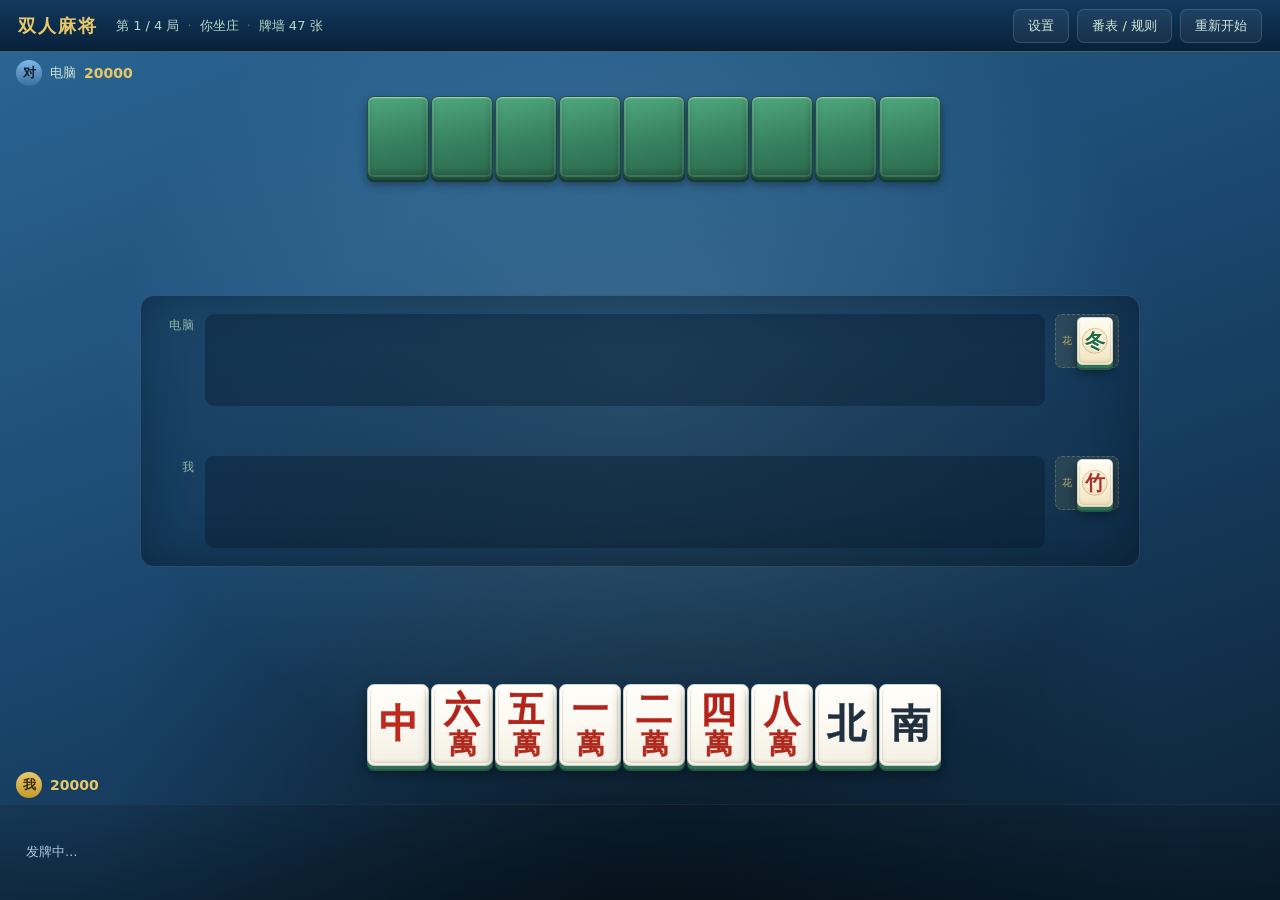
<file: 手机下载版/game.html>
<!DOCTYPE html>
<html lang="zh-CN">
<head>
<meta charset="utf-8" />
<meta name="viewport" content="width=device-width, initial-scale=1, viewport-fit=cover, user-scalable=no" />
<title>双人麻将 · 癞子万能</title>
<link rel="icon" type="image/png" href="icon-192.png" />
<link rel="apple-touch-icon" href="icon-192.png" />
<link rel="manifest" href="manifest.webmanifest" />
<meta name="theme-color" content="#123a5e" />
<meta name="apple-mobile-web-app-capable" content="yes" />
<meta name="apple-mobile-web-app-status-bar-style" content="black-translucent" />
<meta name="mobile-web-app-capable" content="yes" />
<style>
/* css/style.css */
/* ============================================================================
 *  双人麻将 · 样式
 *  牌面做成象牙白实体麻将牌：倒角、侧面厚度、刻字感
 * ==========================================================================*/
:root {
  --felt-1: #2c6795;
  --felt-2: #0c2236;
  --jade-1: #3f8f6b;
  --jade-2: #1f5340;
  --gold: #e8c96a;
  --tile-ivory-1: #fffefa;
  --tile-ivory-2: #fdf8ec;
  --tile-ivory-3: #f3ebd6;
  --tile-ivory-4: #e9ddc2;
  --tile-edge: #d6c7a4;
  --tile-side-1: #cec09c;
  --tile-side-2: #bcaa82;
  --ink-blue: #1b3f66;
  --ink-red: #b02a1e;
  --ink-green: #10703e;
  --ink-dark: #20303f;
  --shadow: 0 2px 4px rgba(0, 0, 0, .35);
}

* { box-sizing: border-box; }

html, body {
  margin: 0;
  height: 100%;
  font-family: "PingFang SC", "Microsoft YaHei", "Noto Sans SC", system-ui, sans-serif;
  color: #eaf2ec;
  background: #07160f;
  overflow: hidden;
  user-select: none;
}

#app {
  display: grid;
  grid-template-columns: minmax(0, 1fr);
  grid-template-rows: 52px minmax(0, 1fr) 96px;
  height: 100vh;
  background:
    radial-gradient(ellipse at 50% 40%, rgba(126, 196, 235, .30) 0%, rgba(0, 0, 0, 0) 58%),
    radial-gradient(ellipse at 50% 118%, rgba(0, 0, 0, .55) 0%, rgba(0, 0, 0, 0) 62%),
    linear-gradient(160deg, #2c6795 0%, #1b4870 46%, #0c2236 100%);
}

/* ------------------------------------------------------------------ 顶栏 */
.topbar {
  grid-column: 1;
  display: flex;
  align-items: center;
  gap: 18px;
  padding: 0 18px;
  background: linear-gradient(#123a5e, #08203a);
  border-bottom: 1px solid rgba(232, 201, 106, .25);
}
.brand { display: flex; align-items: baseline; gap: 10px; }
.brand .logo { font-size: 18px; font-weight: 700; letter-spacing: 2px; color: var(--gold); }
.brand .sub { font-size: 12px; color: #8fb9a4; letter-spacing: 1px; }
.roundinfo { font-size: 13px; color: #b8d6c6; display: flex; gap: 8px; align-items: center; }
.roundinfo i { color: #4d7d68; font-style: normal; }
.topbtns { margin-left: auto; display: flex; gap: 8px; }

button {
  font-family: inherit;
  cursor: pointer;
  border: none;
  border-radius: 7px;
  font-size: 13px;
  padding: 7px 14px;
  transition: transform .08s, filter .15s, background .15s;
}
button:active { transform: translateY(1px); }
button.ghost {
  background: rgba(255, 255, 255, .06);
  color: #cfe6d9;
  border: 1px solid rgba(255, 255, 255, .14);
}
button.ghost:hover { background: rgba(255, 255, 255, .13); }
button.primary {
  background: linear-gradient(#f0d27c, #d8ae43);
  color: #3a2a08;
  font-weight: 700;
  padding: 9px 20px;
  box-shadow: 0 2px 8px rgba(0, 0, 0, .3);
}
button.primary:hover { filter: brightness(1.06); }
button.hu {
  background: radial-gradient(circle at 35% 28%, #ffd27a 0%, #f2833c 50%, #d8471f 100%);
  color: #fff;
  font-weight: 800;
  font-size: 22px;
  letter-spacing: 3px;
  height: 64px;
  min-width: 104px;
  border-radius: 99px;
  border: 2px solid rgba(255, 240, 200, .7);
  box-shadow: 0 8px 20px rgba(216, 71, 31, .55), inset 0 -4px 8px rgba(0, 0, 0, .25);
}
button.act {
  background: radial-gradient(circle at 35% 28%, #7fc9ff 0%, #2f7fc4 55%, #1d5c95 100%);
  color: #fff;
  border: 2px solid rgba(255, 255, 255, .45);
  min-width: 92px;
  height: 58px;
  font-size: 19px;
  font-weight: 700;
  letter-spacing: 2px;
  border-radius: 99px;
  box-shadow: 0 6px 14px rgba(0, 0, 0, .45), inset 0 -3px 6px rgba(0, 0, 0, .25);
  padding: 0 18px;
}
button.act:hover { filter: brightness(1.12); }
button.pass {
  background: radial-gradient(circle at 35% 28%, rgba(220, 240, 255, .35) 0%, rgba(90, 130, 165, .55) 60%, rgba(40, 70, 100, .7) 100%);
  color: #eaf6ff;
  border: 2px solid rgba(255, 255, 255, .35);
  height: 58px;
  min-width: 84px;
  border-radius: 99px;
  font-size: 18px;
  font-weight: 700;
}

/* ------------------------------------------------------------------ 牌桌 */
.table {
  grid-column: 1;
  grid-row: 2;
  display: flex;
  flex-direction: column;
  min-height: 0;
  padding: 8px 16px 4px;
  gap: 4px;
}

.seat { display: flex; flex-direction: column; gap: 6px; }
.seat-head { display: flex; align-items: center; gap: 8px; font-size: 13px; color: #cfe6d9; }
.avatar {
  width: 26px; height: 26px; border-radius: 50%;
  display: grid; place-items: center;
  font-size: 13px; font-weight: 700;
}
.avatar.me { background: linear-gradient(#e8c96a, #c39a2c); color: #3a2a08; }
.avatar.opp { background: linear-gradient(#7fb8e8, #3a6f9e); color: #0d2334; }
.pscore { font-variant-numeric: tabular-nums; font-weight: 700; color: var(--gold); font-size: 14px; }
.badge {
  font-size: 11px;
  padding: 2px 7px;
  border-radius: 99px;
  background: #b3261e;
  color: #fff;
  letter-spacing: 1px;
}

.handline { display: flex; align-items: flex-end; gap: 10px; flex-wrap: wrap; min-height: 46px; }

.seat-me { margin-top: auto; padding-bottom: 2px; }

/* ==========================================================================
 *  麻将牌
 * ========================================================================*/
.tile {
  --tw: 54px;
  --th: 72px;
  position: relative;
  width: var(--tw);
  height: var(--th);
  flex: 0 0 auto;
  border-radius: 7px;
  background: linear-gradient(175deg, #fffefa 0%, #fbf9f2 45%, #f3efe3 100%);
  border: 1px solid #c8d2cc;
  box-shadow:
    0 3px 0 #2f7057,
    0 5px 0 #235743,
    0 7px 12px rgba(0, 0, 0, .45),
    inset 0 1px 0 #fff;
  display: flex;
  flex-direction: column;
  align-items: center;
  justify-content: center;
  font-family: "KaiTi", "STKaiti", "Kaiti SC", "SimSun", "Songti SC", "Noto Serif SC", serif;
  font-size: var(--th);          /* 子元素用 em 缩放 */
  line-height: 1;
  overflow: hidden;
  transition: transform .12s ease, box-shadow .12s ease, filter .12s ease;
}

/* 牌面倒角：内圈一道高光 + 一道暗边 */
.tile::before {
  content: '';
  position: absolute;
  inset: 3%;
  border-radius: 5px;
  box-shadow:
    inset 0 1px 0 rgba(255, 255, 255, .95),
    inset 0 0 0 1px rgba(170, 148, 104, .16),
    inset 0 -2px 3px rgba(170, 148, 104, .18);
  pointer-events: none;
}

/* 万字：上数字，下「萬」 */
.tile .rank {
  font-size: .44em;
  font-weight: 700;
  color: #b3231a;
  text-shadow: 0 1px 0 rgba(255, 255, 255, .95), 0 -1px 0 rgba(0, 0, 0, .05);
}
.tile .suit {
  font-size: .33em;
  font-weight: 700;
  margin-top: .08em;
  color: var(--ink-red);
  text-shadow: 0 1px 0 rgba(255, 255, 255, .9);
}

/* 字牌 */
.tile .honor {
  font-size: .48em;
  font-weight: 700;
  text-shadow: 0 1px 0 rgba(255, 255, 255, .95);
}
.tile.h0 .honor,
.tile.h1 .honor,
.tile.h2 .honor,
.tile.h3 .honor { color: var(--ink-dark); }
.tile.h4 .honor { color: #c0271d; }
.tile.h5 .honor { color: var(--ink-green); }

/* 白板：整张牌是一个空框 */
.tile.h6::after { content: none; }   /* 白板：牌面留白，什么都不画 */
.tile.h6-old-frame {
  position: absolute;
  inset: 17% 13%;
  opacity: .88;
}
.tile.h6::before { box-shadow: none; }

/* 花牌 */
.tile.flower {
  background: linear-gradient(177deg, #fffdf2 0%, #fbf3dc 45%, #f0e3c0 100%);
}
.tile.flower .fl {
  position: relative;
  z-index: 2;
  font-size: .42em;
  font-weight: 700;
  color: #1f6b45;
  text-shadow: 0 1px 0 rgba(255, 255, 255, .9);
}
.tile.flower.season .fl { color: #1f6b45; }
.tile.flower.plant .fl { color: #a8322a; }
.tile.flower::after {
  content: '';
  position: absolute;
  left: 50%;
  top: 50%;
  width: 72%;
  aspect-ratio: 1;
  transform: translate(-50%, -50%);
  border-radius: 50%;
  border: 1.5px solid rgba(150, 110, 40, .34);
  box-shadow: inset 0 0 12px rgba(200, 160, 60, .20);
}
.tile .wild {
  position: absolute;
  top: 2px;
  right: 2px;
  z-index: 3;
  font-family: system-ui, sans-serif;
  font-size: 8px;
  line-height: 1;
  padding: 1px 2px;
  border-radius: 2px;
  color: #7a5200;
  background: #f7e0a4;
  box-shadow: 0 1px 1px rgba(0, 0, 0, .12);
}

/* 大牌字口加粗一点，更接近实体牌的雕刻感 */
.tile:not(.small):not(.tiny) .rank,
.tile:not(.small):not(.tiny) .suit,
.tile:not(.small):not(.tiny) .honor,
.tile:not(.small):not(.tiny) .fl { -webkit-text-stroke: .35px currentColor; }

/* 尺寸 */
.tile.small { --tw: 36px; --th: 48px; border-radius: 5px; }
.tile.tiny { --tw: 28px; --th: 38px; border-radius: 4px; }
/* 小牌上的「癞」标记更小，避免杂乱 */
.tile.small .wild, .tile.tiny .wild { font-size: 6.5px; padding: 0 1px; top: 1px; right: 1px; }

/* 手牌交互 */
.hand { display: flex; gap: 2px; align-items: flex-end; flex-wrap: wrap; min-height: 74px; }
.hand .tile { cursor: pointer; }
.hand .tile:hover {
  transform: translateY(-10px) scale(1.02);
  box-shadow:
    0 2px 0 var(--tile-side-1),
    0 4px 0 var(--tile-side-2),
    0 14px 20px rgba(0, 0, 0, .48),
    inset 0 1px 0 #fff;
}
.hand .tile.drawn { margin-left: 12px; }
/* 刚摸到的那张：短短地下落一下 */
.hand .tile.drop { animation: drawDrop .19s cubic-bezier(.25, .9, .3, 1.2); }
/* 摸进来时轻轻往下落 */
@keyframes drawDrop {
  0%   { transform: translateY(-15px) scale(.98); opacity: .55; }
  55%  { transform: translateY(3px) scale(1.01); opacity: 1; }
  100% { transform: translateY(0) scale(1); opacity: 1; }
}
.hand .tile.disabled { cursor: default; }
.hand .tile.disabled:hover {
  transform: none;
  box-shadow:
    0 2px 0 var(--tile-side-1),
    0 4px 0 var(--tile-side-2),
    0 6px 10px rgba(0, 0, 0, .40),
    inset 0 1px 0 #fff;
}

/* 牌背（对家手牌） */
.back {
  width: 36px;
  height: 48px;
  border-radius: 6px;
  flex: 0 0 auto;
  background: linear-gradient(168deg, #4fa87d 0%, #37815f 55%, #2a6a4e 100%);
  border: 1px solid #1e5340;
  box-shadow:
    0 2px 0 #1c4c3a,
    0 4px 0 #143a2c,
    0 6px 10px rgba(0, 0, 0, .38),
    inset 0 1px 0 rgba(255, 255, 255, .35),
    inset 0 0 0 2px rgba(255, 255, 255, .12),
    inset 0 -4px 6px rgba(0, 0, 0, .22);
}
.backs { display: flex; gap: 2px; align-items: flex-end; }

.melds { display: flex; gap: 10px; align-items: flex-end; flex-wrap: wrap; }
.meld {
  display: flex;
  gap: 1px;
  padding: 2px 3px;
  border-radius: 6px;
  background: rgba(0, 0, 0, .16);
}
.meld.concealed { background: rgba(232, 201, 106, .14); }

/* ------------------------------------------------------------------ 中央 */
.center {
  flex: 1 1 auto;
  display: flex;
  flex-direction: column;
  justify-content: center;
  align-items: center;
  gap: 6px;
  min-height: 150px;
  padding: 6px 0;
}
.tablecenter {
  width: 100%;
  max-width: 1000px;
  margin: 0 auto;
  display: flex;
  flex-direction: column;
  gap: 12px;
  padding: 18px 20px;
  border-radius: 14px;
  background: rgba(6, 26, 44, .30);
  border: 1px solid rgba(255, 255, 255, .10);
  box-shadow: inset 0 0 46px rgba(0, 0, 0, .28);
}
.riverrow { display: flex; align-items: flex-start; gap: 10px; }
.rlabel {
  flex: 0 0 auto;
  width: 34px;
  font-size: 11.5px;
  color: #8fb9a4;
  padding-top: 4px;
  letter-spacing: 1px;
  text-align: right;
}
.river {
  flex: 1 1 auto;
  min-height: 92px;
  display: flex;
  flex-wrap: wrap;
  gap: 4px;
  padding: 6px 8px;
  border-radius: 9px;
  background: rgba(4, 20, 34, .34);
  align-content: flex-start;
}
.midline {
  display: flex;
  align-items: center;
  justify-content: center;
  gap: 22px;
  min-height: 26px;
}
.walldial {
  width: 96px;
  height: 96px;
  border-radius: 50%;
  display: flex;
  flex-direction: column;
  align-items: center;
  justify-content: center;
  background: radial-gradient(circle at 38% 30%, #2f5f8b 0%, #173a58 62%, #0b2438 100%);
  border: 3px solid rgba(232, 201, 106, .55);
  box-shadow:
    0 0 0 6px rgba(255, 255, 255, .05),
    0 0 22px rgba(120, 200, 255, .25),
    inset 0 0 22px rgba(0, 0, 0, .55);
  margin: -6px 0;
}
.walldial .wd-num {
  font-size: 30px;
  font-weight: 800;
  line-height: 1;
  color: #ffe9a8;
  font-variant-numeric: tabular-nums;
  text-shadow: 0 2px 4px rgba(0, 0, 0, .6);
}
.walldial .wd-cap { font-size: 11px; color: #9fc4dd; margin-top: 2px; letter-spacing: 2px; }
.wallbadge b { color: var(--gold); font-size: 16px; font-variant-numeric: tabular-nums; }
.lastev { font-size: 12.5px; color: #a9cfbc; }
.lastev:empty { display: none; }
.hint { font-size: 12.5px; color: #d8e9e0; min-height: 18px; }
.hint b { color: var(--gold); }
.hint .warn { color: #ffb4a2; }

/* ------------------------------------------------------------------ 操作栏 */
.actionbar {
  grid-column: 1;
  grid-row: 3;
  display: flex;
  align-items: center;
  gap: 16px;
  padding: 0 26px;
  background: linear-gradient(rgba(0, 0, 0, .12), rgba(0, 0, 0, .3));
  border-top: 1px solid rgba(255, 255, 255, .08);
}
.acts { display: flex; gap: 14px; align-items: center; min-height: 40px; }
.status { font-size: 12.5px; color: #a9c7dd; margin-right: auto; }
.acts { margin-left: auto; }

/* ------------------------------------------------------------------ 弹窗 */
.modal {
  position: fixed;
  inset: 0;
  background: rgba(4, 12, 8, .66);
  backdrop-filter: blur(3px);
  display: grid;
  place-items: center;
  z-index: 50;
  animation: fade .16s ease-out;
}
@keyframes fade { from { opacity: 0; } to { opacity: 1; } }
.modal[hidden] { display: none; }
.modal-box {
  width: min(600px, 92vw);
  max-height: 86vh;
  background: linear-gradient(#123a58, #071d2e);
  border: 1px solid rgba(232, 201, 106, .35);
  border-radius: 14px;
  box-shadow: 0 20px 60px rgba(0, 0, 0, .6);
  display: flex;
  flex-direction: column;
  overflow: hidden;
}
.modal-box.wide { width: min(900px, 94vw); }
.modal-title {
  padding: 16px 22px;
  font-size: 18px;
  font-weight: 700;
  color: var(--gold);
  letter-spacing: 2px;
  border-bottom: 1px solid rgba(255, 255, 255, .08);
}
.modal-body { padding: 16px 22px; overflow-y: auto; font-size: 13.5px; color: #d5e8dd; line-height: 1.7; }
.modal-foot {
  padding: 12px 22px 16px;
  display: flex;
  gap: 10px;
  justify-content: flex-end;
  border-top: 1px solid rgba(255, 255, 255, .08);
}

.fanlist { display: flex; flex-wrap: wrap; gap: 6px; margin: 10px 0 12px; }
.fanlist span {
  font-size: 12.5px;
  padding: 3px 9px;
  border-radius: 99px;
  background: rgba(232, 201, 106, .13);
  border: 1px solid rgba(232, 201, 106, .3);
  color: #f0dfa8;
}
.fanlist span b { color: #fff; }
.totalrow {
  display: flex;
  justify-content: space-between;
  padding: 8px 0;
  border-top: 1px dashed rgba(255, 255, 255, .16);
  font-size: 14px;
}
.totalrow .big { font-size: 22px; color: var(--gold); font-weight: 700; }
.modal-body .handview {
  display: flex;
  gap: 3px;
  flex-wrap: nowrap;            /* 手牌 + 和牌 + 副露 全部一行 */
  align-items: flex-end;
  overflow-x: auto;
  margin: 4px 0 14px;
  padding: 10px;
  border-radius: 10px;
  background: rgba(0, 0, 0, .18);
}
.modal-body .handview .meld { margin-left: 7px; background: transparent; padding: 0; gap: 2px; }
/* 和牌张不再加光圈，靠位置区分即可 */
.tile.win { /* 与普通牌一致 */ }
.modal-body .mul { font-size: 12.5px; color: #ffb4a2; padding-top: 6px; }

/* 规则表 */
.rules h3 { margin: 16px 0 6px; font-size: 14px; color: var(--gold); letter-spacing: 1px; }
.rules table { width: 100%; border-collapse: collapse; font-size: 12.5px; }
.rules td, .rules th {
  padding: 4px 8px;
  border-bottom: 1px solid rgba(255, 255, 255, .07);
  text-align: left;
}
.rules td.fan { color: #f0dfa8; font-weight: 700; white-space: nowrap; }
.rules td.desc { color: #9cbfae; }
.rules p { margin: 6px 0; color: #bcd8c8; }
.rules .note { color: #8fb9a4; font-size: 12px; }

/* 滚动条 */
::-webkit-scrollbar { width: 8px; height: 8px; }
::-webkit-scrollbar-thumb { background: rgba(255, 255, 255, .16); border-radius: 4px; }
::-webkit-scrollbar-track { background: transparent; }

@media (max-width: 1080px) {
  .tile { --tw: 40px; --th: 54px; }
  .tile.small { --tw: 30px; --th: 40px; }
  .back { width: 30px; height: 40px; }
}

/* ================= 癞子牌 & 花牌区 ================= */
.tile.joker {
  background: linear-gradient(177deg, #fffbee 0%, #f9ecc4 45%, #efd99b 100%);
  border-color: #d8b862;
}
.tile.joker::before {
  box-shadow:
    inset 0 0 0 1px rgba(186, 145, 55, .40),
    inset 0 1px 0 rgba(255, 255, 255, .95),
    inset 0 -2px 3px rgba(170, 130, 50, .22);
}
.tile.joker .jz {
  font-size: .50em;
  font-weight: 700;
  color: #8f2c12;
  text-shadow: 0 1px 0 rgba(255, 255, 255, .95);
}
.tile.joker .wtag {
  font-family: system-ui, sans-serif;
  font-size: .17em;
  letter-spacing: .12em;
  color: #8a6a1a;
  margin-top: .04em;
}
.tile.small .wtag, .tile.tiny .wtag { display: none; }

/* 花牌区 */
.flowers {
  display: flex;
  gap: 2px;
  align-items: flex-end;
  padding: 2px 5px 2px 6px;
  border-radius: 7px;
  background: rgba(232, 201, 106, .10);
  border: 1px dashed rgba(232, 201, 106, .28);
  position: relative;
}
.flowers::before {
  content: '花';
  font-size: 10px;
  color: rgba(232, 201, 106, .8);
  align-self: center;
  margin-right: 2px;
}

.modal-body .flowsep { font-size: 11px; color: #8fb9a4; letter-spacing: 1px; align-self: center; margin: 0 2px 0 8px; }


/* ================= 补花动画 ================= */
.flowers { min-width: 36px; min-height: 50px; }
.flowers:empty { display: none; }
.flowers.showing { display: flex; }   /* 补花动画期间临时显示，用来看落点 */

.tile.ghost {
  position: fixed;
  z-index: 60;
  pointer-events: none;
  transition: transform .52s cubic-bezier(.35, .05, .25, 1), opacity .3s;
  filter: drop-shadow(0 10px 16px rgba(0, 0, 0, .5));
}
.tile.land {
  animation: landpop .34s cubic-bezier(.2, 1.5, .5, 1);
}
@keyframes landpop {
  from { transform: scale(.55); opacity: 0; }
  to { transform: scale(1); opacity: 1; }
}

.streak { font-size: 12px; padding: 2px 8px; border-radius: 99px; background: rgba(255, 138, 90, .18); border: 1px solid rgba(255, 138, 90, .45); color: #ffb896; letter-spacing: 1px; }


.badge.bonus { background: linear-gradient(#f0c25a, #c98a1c); color: #3a2a08; }

/* ================= 打出的癞子区 ================= */
.jokertray {
  flex: 0 0 auto;
  display: flex;
  gap: 2px;
  align-items: center;
  padding: 4px 7px;
  border-radius: 8px;
  background: rgba(232, 201, 106, .12);
  border: 1px dashed rgba(232, 201, 106, .40);
  min-height: 54px;
}
.jokertray::before {
  content: '癞';
  font-size: 10px;
  color: rgba(232, 201, 106, .9);
  margin-right: 3px;
  letter-spacing: 1px;
}
.jokertray[hidden] { display: none; }

/* ================= 副露/花牌 单独一行（朝桌子中央） ================= */
.exposed {
  display: flex;
  gap: 10px;
  align-items: flex-end;
  flex-wrap: wrap;
}
.seat-me .exposed { min-height: 0; }
.handline { justify-content: center; }
.seat-me .handline { align-items: flex-end; }


/* ================= 副露放在牌河右侧 ================= */
.meldside {
  flex: 0 0 auto;
  display: flex;
  gap: 6px;
  align-items: flex-start;
  justify-content: flex-end;
  flex-wrap: wrap;
  max-width: 46%;
  padding-top: 2px;
}
.meldside:empty { display: none; }
.meldside .meld { background: rgba(0, 0, 0, .22); }


/* ================= 癞子张数调节 ================= */
.joker-ctl {
  display: inline-flex;
  align-items: center;
  gap: 4px;
  margin-left: 10px;
  padding: 3px 8px 3px 10px;
  border-radius: 99px;
  background: rgba(0, 0, 0, .28);
  border: 1px solid rgba(232, 201, 106, .32);
  font-size: 12px;
  color: #cfe3f2;
  cursor: pointer;
}
.joker-ctl input {
  width: 34px;
  height: 22px;
  padding: 0 2px;
  text-align: center;
  border-radius: 6px;
  border: 1px solid rgba(232, 201, 106, .45);
  background: rgba(6, 26, 44, .85);
  color: #ffe9a8;
  font-size: 13px;
  font-weight: 700;
  font-variant-numeric: tabular-nums;
  outline: none;
}
.joker-ctl input:focus { border-color: #ffd873; box-shadow: 0 0 0 2px rgba(232, 201, 106, .25); }

.test-ctl { gap: 6px; }
.test-ctl input[type="checkbox"] {
  width: 14px;
  height: 14px;
  accent-color: #e8c96a;
  cursor: pointer;
}
.test-ctl.on { border-color: rgba(255, 216, 115, .85); background: rgba(232, 201, 106, .18); }


/* ================= 番种逐条弹出 ================= */
.fanlist span {
  opacity: 0;
  animation: fanPop .62s cubic-bezier(.2, .9, .3, 1.3) both;
}
@keyframes fanPop {
  0%   { opacity: 0; transform: translateY(10px) scale(.86); }
  60%  { opacity: 1; }
  100% { opacity: 1; transform: translateY(0) scale(1); }
}
/* 手牌先弹入 */
.handview.handwait {
  opacity: 0;
  animation: handPop .55s cubic-bezier(.2, .9, .3, 1.3) both;
}
@keyframes handPop {
  0%   { opacity: 0; transform: scale(.88) translateY(12px); }
  60%  { opacity: 1; }
  100% { opacity: 1; transform: scale(1) translateY(0); }
}
/* 番种下方的每一行，等番种出完再逐行出现 */
.modal-box .rowwait {
  opacity: 0;
  animation: fadeUp .46s ease both;
}
@keyframes fadeUp {
  from { opacity: 0; transform: translateY(6px); }
  to   { opacity: 1; transform: none; }
}


/* ================= 结算抬头（参考欢乐麻将） ================= */
.reshead {
  display: flex;
  align-items: flex-end;
  justify-content: space-between;
  gap: 16px;
  padding: 2px 2px 12px;
  border-bottom: 1px solid rgba(255, 255, 255, .12);
  margin-bottom: 14px;
}
.resleft { display: flex; flex-direction: column; gap: 4px; }
.reswho {
  font-size: 20px;
  font-weight: 800;
  color: #ffe9a8;
  letter-spacing: 1px;
  text-shadow: 0 2px 6px rgba(0, 0, 0, .55);
}
.restag {
  font-size: 13px;
  color: #b9d2e6;
  letter-spacing: .5px;
}
.resdelta {
  font-size: 40px;
  font-weight: 800;
  line-height: 1;
  font-variant-numeric: tabular-nums;
  color: #ffd76a;
  text-shadow: 0 3px 10px rgba(255, 190, 60, .45), 0 2px 0 rgba(0, 0, 0, .35);
}
.resdelta.minus { color: #ff8f74; text-shadow: 0 3px 10px rgba(255, 90, 60, .35); }
.resdelta.wait {
  opacity: 0;
  animation: deltaPop .62s cubic-bezier(.2, .9, .3, 1.4) both;
}
@keyframes deltaPop {
  0%   { opacity: 0; transform: scale(.6) translateY(10px); }
  55%  { opacity: 1; transform: scale(1.12); }
  100% { opacity: 1; transform: scale(1); }
}

/* 番种平铺一行：名称+番数 */
.fanline {
  display: flex;
  flex-wrap: wrap;
  gap: 6px 14px;
  margin: 2px 0 16px;
  font-size: 15px;
}
.fanline span {
  opacity: 0;
  animation: fanPop .5s cubic-bezier(.2, .9, .3, 1.25) both;
  color: #cfe3f2;
  white-space: nowrap;
}
.fanline span b {
  color: #ffd76a;
  font-weight: 800;
  margin-left: 1px;
}

/* 透视：对手手牌摊开，加一点标记 */
.tile.peek { opacity: .9; box-shadow: 0 3px 0 #2f7057, 0 5px 0 #235743, 0 7px 12px rgba(0,0,0,.45),
  inset 0 0 0 2px rgba(126, 200, 255, .55), inset 0 1px 0 #fff; }
.peek-ctl { gap: 6px; }
.peek-ctl input[type="checkbox"] {
  width: 14px; height: 14px; accent-color: #7fc9ff; cursor: pointer;
}
.peek-ctl.on { border-color: rgba(127, 201, 255, .8); background: rgba(127, 201, 255, .16); }

/* ================= 听牌提示 ================= */
/* 听牌标记：界面右侧一个不动的感叹号 */
.waits {
  position: fixed;
  right: 18px;
  top: 70%;
  transform: translateY(-50%);
  z-index: 40;
  display: flex;
  align-items: center;
  justify-content: center;
}
.waits[hidden] { display: none; }
.waitmark {
  width: 38px;
  height: 38px;
  display: flex;
  align-items: center;
  justify-content: center;
  border-radius: 10px;
  font-size: 26px;
  font-weight: 900;
  line-height: 1;
  color: #ffd76a;
  background: rgba(6, 26, 44, .55);
  border: 2px solid rgba(255, 215, 106, .75);
  box-shadow: 0 4px 14px rgba(0, 0, 0, .45);
  cursor: help;
  user-select: none;
}
.waits[hidden] { display: none; }
.waits .wlabel {
  font-size: 11px;
  color: #9fc4dd;
  letter-spacing: 2px;
  margin-right: 2px;
}
.waits .wtile {
  position: relative;
  display: inline-flex;
  align-items: flex-end;
}
.waits .wtile i {
  position: absolute;
  right: -3px;
  bottom: -4px;
  min-width: 13px;
  height: 13px;
  padding: 0 2px;
  border-radius: 7px;
  background: #1a4b74;
  color: #cfe8ff;
  font-size: 9px;
  font-style: normal;
  font-weight: 700;
  line-height: 13px;
  text-align: center;
  border: 1px solid rgba(127, 201, 255, .5);
}
.waits .wtile i.zero { background: #63302a; color: #ffb4a2; border-color: rgba(255, 140, 110, .5); }

/* 和牌张单独放最右，隔开一点 */
.modal-body .handview .winsep {
  display: inline-block;
  width: 10px;
  flex: 0 0 auto;
}

/* 结算手牌：整行底部对齐，和牌张与左边平齐 */
.modal-body .handview { align-items: flex-end; }
.modal-body .handview .tile { margin: 0; }

/* ================= 听牌选宣言牌 ================= */
.tile.pick {
  box-shadow: 0 3px 0 #2f7057, 0 5px 0 #235743, 0 10px 16px rgba(0, 0, 0, .5),
    inset 0 0 0 2px var(--gold), 0 0 14px rgba(232, 201, 106, .8);
  cursor: pointer;
}
.tile.dim { opacity: .28; filter: grayscale(.5); cursor: pointer; }

.tileprev {
  position: fixed;
  z-index: 200;
  min-width: 170px;
  padding: 10px 12px;
  border-radius: 10px;
  background: linear-gradient(#123a58, #071d2e);
  border: 1px solid rgba(232, 201, 106, .45);
  box-shadow: 0 12px 28px rgba(0, 0, 0, .6);
  font-size: 13px;
  pointer-events: none;
}
.tileprev .tp-head {
  color: #cfe3f2;
  font-size: 12.5px;
  padding-bottom: 7px;
  margin-bottom: 6px;
  border-bottom: 1px dashed rgba(255, 255, 255, .15);
}
.tileprev .tp-row {
  display: flex;
  align-items: center;
  gap: 14px;
  padding: 3px 0;
}
.tileprev .tp-tile { color: #ffe9a8; font-weight: 700; min-width: 52px; }
.tileprev .tp-left { color: #9fc4dd; font-size: 12.5px; flex: 1; }
.tileprev .tp-fan {
  color: #dbe9f5;
  font-variant-numeric: tabular-nums;
  font-weight: 700;
}
/* 不够起胡番的番数标红 */
.tileprev .tp-fan.low { color: #ff6f5e; }

/* 推荐（番数×剩余张数最高）的宣言牌：用红色高光区分 */
.tile.pick-best {
  box-shadow:
    0 3px 0 #2f7057, 0 5px 0 #235743,
    0 12px 20px rgba(0, 0, 0, .5),
    0 0 0 3px #ff4d3d,
    0 0 26px rgba(255, 77, 61, .95) !important;
}
.tileprev .tp-left { color: #9fc4dd; font-size: 12px; }
.tileprev .tp-sum {
  margin-top: 7px;
  padding-top: 7px;
  border-top: 1px dashed rgba(255, 255, 255, .15);
  font-size: 12.5px;
  color: #ffe9a8;
  text-align: right;
}

/* 结算里的倍率逐行 */
.modal-body .totalrow.mulrow { color: #dbe9f5; }
.modal-body .totalrow.mulrow > span:first-child { padding-left: 14px; opacity: .9; }
.modal-body .totalrow.mulrow > span:first-child::before {
  content: '·';
  margin-right: 6px;
  color: #7fb3d8;
}
.modal-body .totalrow.mulsum {
  color: #ffe9a8;
  border-top: 1px dashed rgba(255, 255, 255, .14);
}
.modal-body .totalrow.totalfinal {
  border-top: 1px solid rgba(232, 201, 106, .35);
  padding-top: 10px;
  margin-top: 4px;
}
.modal-body .totalrow.totalfinal .big { color: #ffd76a; }

/* 番种合计（右下角） */
.modal-body .fantotal {
  text-align: right;
  font-size: 15px;
  color: #cfe3f2;
  margin: -8px 2px 12px 0;
}
.modal-body .fantotal b {
  font-size: 19px;
  color: #ffd76a;
  font-weight: 800;
  margin: 0 2px;
  text-shadow: 0 2px 6px rgba(255, 190, 60, .35);
}

/* 结算里的暗杠：中间两张背面，尺寸与 tiny 牌一致 */
.modal-body .handview .back.tiny-back {
  width: 28px;
  height: 38px;
  border-radius: 4px;
  flex: 0 0 auto;
}

/* 设置弹窗 */
.setrow {
  display: flex;
  align-items: center;
  gap: 10px;
  padding: 9px 0;
  border-bottom: 1px dashed rgba(255, 255, 255, .10);
}
.setrow > span { min-width: 80px; color: #dbe9f5; }
.setrow > em {
  font-style: normal;
  color: #8fb2c9;
  font-size: 12px;
}
.setrow input[type="number"],
.setrow select {
  width: 96px;
  height: 30px;
  padding: 0 8px;
  border-radius: 7px;
  border: 1px solid rgba(232, 201, 106, .45);
  background: rgba(6, 26, 44, .9);
  color: #ffe9a8;
  font-size: 14px;
  font-weight: 700;
  outline: none;
}
.setrow select { width: 96px; }
.setnote { margin: 14px 0 2px; font-size: 12.5px; color: #9fc4dd; }
.modal-foot .ghost { background: rgba(255, 255, 255, .10); }

/* 报听后：手牌统一压暗（含刚摸到的那张） */
.hand .tile.riichi-dim {
  opacity: .45;
  filter: grayscale(.6) brightness(.8);
}

.setrow .chk {
  display: inline-flex;
  align-items: center;
  gap: 6px;
  padding: 3px 10px 3px 6px;
  border-radius: 8px;
  border: 1px solid rgba(232, 201, 106, .35);
  background: rgba(6, 26, 44, .8);
  color: #ffe9a8;
  font-size: 13.5px;
  cursor: pointer;
}
.setrow .chk input { width: 15px; height: 15px; accent-color: #e8c96a; }
.setrow .chk b { font-weight: 600; }

/* 牌墙只剩 10 / 5 张时的居中提示 */
.walltoast {
  position: fixed;
  left: 50%;
  top: 42%;
  transform: translate(-50%, -50%);
  z-index: 90;
  padding: 18px 42px;
  border-radius: 16px;
  font-size: 30px;
  font-weight: 800;
  letter-spacing: 2px;
  color: #ffe9a8;
  background: rgba(6, 20, 34, .86);
  border: 2px solid rgba(232, 201, 106, .8);
  box-shadow: 0 14px 40px rgba(0, 0, 0, .6), 0 0 40px rgba(232, 201, 106, .35);
  text-shadow: 0 3px 10px rgba(0, 0, 0, .7);
  animation: wallPopIn .34s ease-out;
  pointer-events: none;
  white-space: nowrap;
  transition: opacity .35s ease-in;
}
.walltoast.out { opacity: 0; }
@keyframes wallPopIn {
  0%   { opacity: 0; transform: translate(-50%, -50%) scale(.82); }
  70%  { transform: translate(-50%, -50%) scale(1.05); }
  100% { opacity: 1; transform: translate(-50%, -50%) scale(1); }
}

/* 规则面板：倍率分条 */
.rules .mulhead { margin: 12px 0 4px; }
.rules .mulhead b { color: var(--gold); font-size: 13.5px; }
.rules ul.mullist {
  margin: 0 0 4px;
  padding-left: 20px;
  list-style: disc;
}
.rules ul.mullist li {
  margin: 3px 0;
  color: #cfe3f2;
  line-height: 1.55;
}
.rules ul.mullist li b { color: #ffe9a8; }

/* 分差后面的「封顶」标记 */
.resdelta .capped {
  font-style: normal;
  font-size: 20px;
  font-weight: 700;
  color: #ffe9a8;
  margin-left: 8px;
  vertical-align: 6px;
  letter-spacing: 1px;
}

/* 流局：分差显示 ±0（中性色） */
.resdelta.draw { color: #9fc4dd; text-shadow: none; }

/* 自己亮出的暗杠：淡淡的一道金边，和明杠区分 */
.meld.ankan-open {
  position: relative;
  padding: 2px 3px;
  border-radius: 6px;
  box-shadow: inset 0 0 0 1px rgba(232, 201, 106, .45);
}
.meld.ankan-open::after {
  content: '暗杠';
  position: absolute;
  left: 50%;
  bottom: -14px;
  transform: translateX(-50%);
  font-size: 9px;
  color: #ffe9a8;
  letter-spacing: 1px;
  white-space: nowrap;
}

/* 报听提示：稍微更暖的金色 + 稍小一点 */
.walltoast.riichi {
  font-size: 26px;
  padding: 14px 34px;
  color: #ffe9a8;
  border-color: rgba(255, 215, 106, .9);
  box-shadow: 0 14px 40px rgba(0, 0, 0, .6), 0 0 34px rgba(255, 200, 80, .45);
}

/* 测试模式：没有对手，取消对手那行，自己的牌河做成一个大框 */
body.test-mode #riverrowOpp { display: none; }
body.test-mode .river.mine {
  min-height: 150px;
  flex: 1;
  border-radius: 12px;
  background: rgba(4, 20, 34, .35);
  border: 1px dashed rgba(127, 201, 255, .28);
  padding: 10px 12px;
  align-content: flex-start;
}
body.test-mode .tablecenter { gap: 16px; }

/* 胡牌标识：红字金框 */
.walltoast.hu {
  font-size: 40px;
  padding: 16px 44px;
  color: #ff5340;
  background: rgba(30, 6, 6, .82);
  border-color: rgba(255, 96, 72, .9);
  text-shadow: 0 0 22px rgba(255, 72, 48, .85), 0 3px 10px rgba(0, 0, 0, .8);
  box-shadow: 0 14px 44px rgba(0, 0, 0, .65), 0 0 40px rgba(255, 70, 50, .55);
  letter-spacing: 4px;
}

/* 胡牌/自摸横幅：出现在胡牌者那一侧 */
.wintoast {
  position: fixed;
  left: 50%;
  transform: translate(-50%, -50%);
  z-index: 92;
  padding: 10px 46px;
  border-radius: 999px;
  font-size: 46px;
  font-weight: 900;
  letter-spacing: 6px;
  color: #ff4b34;
  background: linear-gradient(180deg, rgba(46, 8, 8, .92), rgba(24, 4, 4, .92));
  border: 3px solid rgba(255, 96, 72, .95);
  text-shadow: 0 0 26px rgba(255, 70, 46, .95), 0 4px 12px rgba(0, 0, 0, .85);
  box-shadow: 0 16px 46px rgba(0, 0, 0, .7), 0 0 44px rgba(255, 66, 46, .6);
  pointer-events: none;
  white-space: nowrap;
  animation: winPop .34s cubic-bezier(.2, 1.5, .5, 1) both;
}
.wintoast.human { top: 66%; }   /* 自己：靠下（自己的手牌一侧） */
.wintoast.ai    { top: 20%; }   /* 对手：靠上（对手那一侧） */
@keyframes winPop {
  0%   { opacity: 0; transform: translate(-50%, -50%) scale(.55) rotate(-6deg); }
  60%  { opacity: 1; transform: translate(-50%, -50%) scale(1.12) rotate(2deg); }
  100% { opacity: 1; transform: translate(-50%, -50%) scale(1) rotate(0); }
}

/* 报听横幅：同位置，稍小一点、偏金色 */
.wintoast.ting {
  font-size: 40px;
  padding: 8px 40px;
  color: #ffd76a;
  border-color: rgba(255, 215, 106, .9);
  background: linear-gradient(180deg, rgba(40, 30, 6, .92), rgba(22, 16, 2, .92));
  text-shadow: 0 0 22px rgba(255, 210, 90, .9), 0 4px 12px rgba(0, 0, 0, .85);
  box-shadow: 0 16px 46px rgba(0, 0, 0, .7), 0 0 40px rgba(255, 205, 80, .5);
}

/* 吃碰杠横幅：蓝色系，稍小、更快消失 */
.wintoast.meld {
  font-size: 36px;
  padding: 6px 34px;
  color: #9fe4ff;
  border-color: rgba(127, 201, 255, .9);
  background: linear-gradient(180deg, rgba(6, 26, 44, .92), rgba(4, 16, 28, .92));
  text-shadow: 0 0 20px rgba(120, 200, 255, .9), 0 4px 12px rgba(0, 0, 0, .85);
  box-shadow: 0 14px 40px rgba(0, 0, 0, .65), 0 0 34px rgba(110, 190, 255, .45);
}

/* 二次打开结算：不要逐行动画，直接全部显示 */
.modal-box.noanim *,
.modal-box.noanim *::before,
.modal-box.noanim *::after {
  animation: none !important;
  opacity: 1 !important;
}

/* 发完牌：每张牌水平滑到排序后的位置 */
.hand .tile.slidein {
  animation: tileSlide 1.15s cubic-bezier(.22, .8, .25, 1) both;
  position: relative;
}
@keyframes tileSlide {
  0%   { transform: translateX(var(--dx, 0px)); }
  82%  { transform: translateX(0); }
  92%  { transform: translateX(-2px); }
  100% { transform: translateX(0); }
}

/* 操作栏里的金色主按钮：与蓝色 act 完全同尺寸，只换配色 */
button.act.gold {
  background: radial-gradient(circle at 35% 28%, #ffe9a8 0%, #e2bd5c 55%, #bf9436 100%);
  color: #3a2a08;
  border: 2px solid rgba(255, 246, 214, .75);
  box-shadow: 0 6px 14px rgba(0, 0, 0, .45), inset 0 -3px 6px rgba(0, 0, 0, .18);
}
button.act.gold:hover { filter: brightness(1.06); }

/* 只要有任何弹窗打开，右下角操作栏一律隐藏（双保险） */
body:has(.modal:not([hidden])) .acts {
  visibility: hidden;
}

/* 电脑摸到的那张牌背：与原有手牌拉开一点距离 */
.backs .back.drawn {
  margin-left: 12px;
}

/* ==========================================================================
 *  手牌区加大：自己的牌 & 电脑的牌背尺寸对齐（翻开前后不跳动）
 * ========================================================================*/
.hand .tile {
  --tw: 62px;
  --th: 82px;
}

/* 电脑手牌背：直接对齐牌面尺寸，翻开前后位置/大小都不变 */
.backs > .back {
  width: 62px;
  height: 82px;
  border-radius: 7px;
}
.backs { min-height: 86px; }

.backs > .tile {
  --tw: 62px;
  --th: 82px;
}

/* 花牌区挪到牌河行最右侧 */
.riverrow .flowers.in-river {
  margin-left: auto;
  flex: 0 0 auto;
  display: flex;
  gap: 3px;
  align-items: center;
  min-height: 0;
}

/* 双方手牌左对齐（同一左边界，留一点边距） */
.handline {
  justify-content: flex-start;
  padding-left: 28px;
}

/* 刚摸到的那张：和其余手牌拉开，一眼能看出来 */
.hand .tile.drawn {
  margin-left: 14px;
}

/* 电脑那边：摸牌位（牌背 / 翻开后的牌）都和其余牌隔开 */
.backs > .back.drawn,
.backs > .tile.drawn {
  margin-left: 14px;
}

/* ==========================================================================
 *  手机适配（竖屏）：把整套界面压缩到能在一屏内正常操作
 * ========================================================================*/
@media (max-width: 760px) and (orientation: portrait) {
  /* 顶栏：缩小、允许换行、按钮变小 */
  #app {
    grid-template-rows: 40px minmax(0, 1fr) 74px;
    height: 100vh;
    height: 100dvh;
  }
  .topbar { gap: 6px; padding: 0 8px; }
  .brand .logo { font-size: 13px; letter-spacing: 1px; }
  .roundinfo { font-size: 10px; gap: 3px; }
  .topbar .ghost { padding: 4px 8px; font-size: 11px; border-radius: 7px; }

  /* 桌面 / 座位 */
  .table { padding: 4px 6px 2px; gap: 2px; }
  .seat { gap: 2px; }
  .seat-head { font-size: 11px; gap: 5px; }
  .avatar { width: 20px; height: 20px; font-size: 11px; }
  .pscore { font-size: 12px; }
  .badge { font-size: 9px; padding: 1px 5px; }
  .handline { padding-left: 0; justify-content: center; gap: 4px; min-height: 0; }

  /* 牌：手牌 44×58，牌河/副露 26×34 */
  .hand .tile { --tw: 44px; --th: 58px; }
  .backs > .back { width: 30px; height: 40px; border-radius: 4px; }
  .backs > .tile { --tw: 30px; --th: 40px; }
  .backs { min-height: 42px; }
  .tile { --tw: 30px; --th: 40px; }
  .tile.small { --tw: 24px; --th: 32px; }
  .tile.tiny { --tw: 20px; --th: 27px; }
  .back { width: 30px; height: 40px; border-radius: 4px; }

  /* 牌河区域：矮一点，内部可横向滚动 */
  .center { min-height: 0; padding: 2px 0; gap: 2px; }
  .tablecenter { padding: 6px 6px; gap: 5px; border-radius: 10px; max-width: 100%; }
  .riverrow { gap: 5px; }
  .rlabel { width: 22px; font-size: 9.5px; padding-top: 2px; }
  .river { min-height: 46px; padding: 4px; gap: 3px; border-radius: 7px; }
  .midline { gap: 8px; min-height: 18px; }
  .hint, .lastev { font-size: 10px; }
  .meldside { gap: 3px; max-width: 40%; }
  .meld { padding: 1px 2px; gap: 1px; }
  .walltoast { font-size: 20px; padding: 4px 18px; letter-spacing: 3px; }
  .wintoast { font-size: 26px; padding: 6px 24px; letter-spacing: 4px; }
  .wintoast.ting { font-size: 22px; padding: 5px 20px; }
  .wintoast.meld { font-size: 20px; padding: 4px 18px; }

  /* 花牌区 */
  .flowers { gap: 1px; }
  .flowers .tile { --tw: 18px; --th: 24px; }

  /* 操作栏 */
  .actionbar { padding: 0 8px; gap: 8px; }
  .status { font-size: 10.5px; }
  .acts { gap: 8px; }
  button.act { min-width: 62px; height: 44px; font-size: 15px; padding: 0 10px; letter-spacing: 1px; }
  button.pass { height: 44px; min-width: 54px; font-size: 14px; }
  button.hu { height: 48px; min-width: 76px; font-size: 17px; }
  .acts button.primary, .acts button.ghost { font-size: 13px; padding: 8px 12px; }

  /* 弹窗与番表 */
  .modal-box { width: 94vw; max-height: 88vh; }
  .modal-title { font-size: 15px; padding: 12px 14px; }
  .modal-body { padding: 10px 12px; font-size: 12px; }
  .modal-foot { padding: 10px 12px; gap: 8px; }
  .modal-foot button { font-size: 14px; padding: 9px 14px; }
  .setrow { grid-template-columns: 92px 1fr; gap: 6px; font-size: 12px; }
  .setrow > em { display: none; }
  .reshead .reswho { font-size: 15px; }
  .resdelta { font-size: 30px; }

  /* 听牌提示浮层：手机上贴近底部、宽度自适应 */
  .tileprev {
    max-width: 88vw;
    font-size: 13px;
    padding: 8px 10px;
  }
  .tileprev .tp-row { gap: 10px; }
}

/* 横屏手机 / 小平板 */
@media (max-width: 760px) and (orientation: landscape) and (min-height: 561px) {
  #app { grid-template-rows: 36px minmax(0, 1fr) 64px; }
  .hand .tile { --tw: 40px; --th: 52px; }
  .center .tablecenter { gap: 3px; }
}

/* ---- 手机版二次修正：防裁切、缩小牌背、顶栏精简 ---- */
@media (max-width: 760px) and (orientation: portrait) {
  /* 顶栏：隐藏局数细节，只留必要按钮 */
  .roundinfo { display: none; }
  .topbar { justify-content: space-between; }
  .topbar > div:last-child { gap: 5px; }

  /* 桌面容器可滚动，任何情况下都不裁切内容 */
  .table {
    overflow-y: auto;
    -webkit-overflow-scrolling: touch;
    padding-bottom: 6px;
  }
  .center { flex: 0 0 auto; min-height: 0; }
  .seat-me { margin-top: 4px; }

  /* 牌背更小，13 张能排成一行 */
  .backs > .back { width: 25px; height: 34px; }
  .backs > .tile { --tw: 25px; --th: 34px; }

  /* 手牌：14 张排两行，字号仍可读 */
  .hand {
    gap: 2px;
    justify-content: center;
    min-height: 0;
    flex-wrap: wrap;
  }
  .hand .tile {
    --tw: 40px;
    --th: 54px;
    margin: 0;
  }
  .hand .tile.drawn { margin-left: 8px; }
  .hand .tile .rank, .hand .tile .honor, .hand .tile .fl { font-size: 19px; }
  .hand .tile .suit { font-size: 15px; }
  .hand .tile.joker .jz { font-size: 18px; }
  .hand .tile.joker .wtag { display: none; }

  /* 牌河里的小牌 */
  .river .tile { --tw: 26px; --th: 35px; }
  .river .tile .rank, .river .tile .honor, .river .tile .fl { font-size: 13px; }
  .river .tile .suit { font-size: 10px; }
}

/* ---- 手机版三次修正：顶栏按钮必须放得下，手牌两行、牌河固定高度 ---- */
@media (max-width: 760px) and (orientation: portrait) {
  /* 顶栏：品牌 + 三个小按钮，禁止横向溢出 */
  .topbar {
    gap: 4px;
    padding: 0 6px;
    overflow: hidden;
    flex-wrap: nowrap;
  }
  .brand { flex: 0 0 auto; }
  .brand .logo { font-size: 12px; letter-spacing: 0; }
  .topbtns {
    flex: 0 1 auto;
    display: flex;
    gap: 4px;
    margin-left: auto;
    min-width: 0;
  }
  .topbtns button {
    font-size: 10px;
    padding: 4px 6px;
    border-radius: 6px;
    height: 24px;
    line-height: 1;
    white-space: nowrap;
  }

  /* 页面本体不允许横向滚动 */
  html, body { overflow-x: hidden; }
  .table { overflow-x: hidden; }

  /* 手牌区：固定两行高度，牌 40×54 */
  .hand { gap: 2px 2px; }
  .seat-me .hand { max-width: 100%; }

  /* 牌河：固定高度，内部横向可滚动 */
  .tablecenter { padding: 5px 5px; gap: 4px; }
  .river { min-height: 40px; max-height: 96px; overflow-y: auto; }

  /* 座位之间更紧凑 */
  .seat-opp .handline { min-height: 36px; }
  .seat-me .handline { min-height: 0; margin-top: 2px; }
}

/* ---- 手机版四次修正：手牌贴底、牌河居中 ---- */
@media (max-width: 760px) and (orientation: portrait) {
  .center { flex: 1 1 auto; justify-content: center; }
  .seat-me { margin-top: auto; }
  .seat-me .seat-head { margin-top: 3px; }
}

/* ==========================================================================
 *  横屏手机 / 矮窗口：保留「桌面式」排版，整体压扁到一屏
 *  （手机横过来就是电脑上看到的那个布局）
 * ========================================================================*/
@media (orientation: landscape) and (max-height: 560px) {
  #app { grid-template-rows: 34px minmax(0, 1fr) 58px; }

  .topbar { gap: 8px; padding: 0 10px; }
  .brand .logo { font-size: 12px; letter-spacing: 1px; }
  .roundinfo { font-size: 10px; gap: 4px; }
  .topbtns button { font-size: 10px; padding: 3px 7px; height: 22px; border-radius: 6px; }

  .table { padding: 2px 8px; gap: 2px; }
  .seat { gap: 2px; }
  .seat-head { font-size: 10px; gap: 4px; }
  .avatar { width: 16px; height: 16px; font-size: 9px; }
  .pscore { font-size: 11px; }
  .badge { font-size: 9px; padding: 1px 4px; }

  .handline { gap: 2px; padding-left: 10px; min-height: 0; justify-content: flex-start; }
  .seat-me { margin-top: 0; }

  /* 手牌：单行 34×46，14 张也放得下 */
  .hand { gap: 2px; flex-wrap: nowrap; min-height: 0; }
  .hand .tile { --tw: 34px; --th: 46px; margin: 0; }
  .hand .tile .rank, .hand .tile .honor, .hand .tile .fl { font-size: 16px; }
  .hand .tile .suit { font-size: 12px; }
  .hand .tile.joker .jz { font-size: 15px; }
  .hand .tile.joker .wtag { display: none; }
  .hand .tile.drawn { margin-left: 8px; }

  .backs > .back { width: 22px; height: 30px; border-radius: 4px; }
  .backs > .tile { --tw: 22px; --th: 30px; }
  .backs { min-height: 32px; }
  .backs > .back.drawn, .backs > .tile.drawn { margin-left: 6px; }

  /* 中央牌河：压到最矮 */
  .center { min-height: 0; padding: 0; gap: 2px; }
  .tablecenter { padding: 4px 8px; gap: 3px; border-radius: 8px; max-width: 100%; }
  .riverrow { gap: 6px; }
  .rlabel { width: 22px; font-size: 9px; padding-top: 1px; }
  .river { min-height: 30px; max-height: 66px; padding: 2px 4px; gap: 2px; border-radius: 6px; overflow-y: auto; }
  .river .tile { --tw: 20px; --th: 27px; }
  .river .tile .rank, .river .tile .honor, .river .tile .fl { font-size: 11px; }
  .river .tile .suit { font-size: 8px; }
  .river .tile.joker .wtag { display: none; }
  .midline { min-height: 14px; gap: 10px; }
  .hint, .lastev { font-size: 9.5px; }

  .meldside { gap: 3px; max-width: 42%; }
  .meld { padding: 1px 2px; gap: 1px; border-radius: 4px; }
  .flowers .tile { --tw: 16px; --th: 22px; }
  .riverrow .flowers.in-river { gap: 2px; }

  /* 操作栏 */
  .actionbar { padding: 0 10px; gap: 8px; }
  .status { font-size: 10px; }
  .acts { gap: 8px; }
  button.act { min-width: 56px; height: 38px; font-size: 13px; padding: 0 8px; letter-spacing: 0; }
  button.pass { height: 38px; min-width: 48px; font-size: 12px; }
  button.hu { height: 42px; min-width: 66px; font-size: 15px; letter-spacing: 1px; }
  .acts button.primary, .acts button.ghost { font-size: 12px; padding: 6px 10px; }

  /* 弹窗也矮一点 */
  .modal-box { max-height: 92vh; }
  .modal-body { font-size: 11.5px; padding: 8px 12px; }
  .resdelta { font-size: 26px; }
  .wintoast { font-size: 24px; padding: 6px 24px; }
  .wintoast.ting { font-size: 20px; padding: 5px 18px; }
  .wintoast.meld { font-size: 19px; padding: 4px 16px; }
}

/* ==========================================================================
 *  副露挪到「手牌正右方」，整行居中（副露多了手牌自然左移）
 * ========================================================================*/
.handline {
  justify-content: center;
  align-items: flex-end;
  gap: 10px;
}

/* 副露紧贴手牌右侧 */
.handline .meldside {
  flex: 0 0 auto;
  display: flex;
  gap: 6px;
  align-items: flex-end;
  justify-content: flex-start;
  flex-wrap: wrap;
  max-width: none;
  padding-top: 0;
  margin-left: 2px;
}
.handline .meldside:empty { display: none; }

/* 与手牌之间用一条虚线分隔，看得出「这里是副露」 */
.handline .meldside:not(:empty) {
  padding-left: 12px;
  border-left: 1px dashed rgba(255, 255, 255, .30);
  align-self: stretch;
}

/* 副露用小手牌尺寸，紧贴手牌 */
.handline .meldside .tile { --tw: 44px; --th: 58px; }
.handline .meldside .meld { background: rgba(0, 0, 0, .22); padding: 2px 3px; }

@media (max-width: 760px) and (orientation: portrait) {
  .handline { gap: 6px; }
  .handline .meldside { gap: 3px; padding-left: 6px; }
  .handline .meldside .tile { --tw: 34px; --th: 45px; }
}

@media (orientation: landscape) and (max-height: 560px) {
  .handline { gap: 6px; padding-left: 10px; justify-content: center; }
  .handline .meldside { gap: 3px; padding-left: 6px; }
  .handline .meldside .tile { --tw: 28px; --th: 37px; }
  .handline .meldside .tile .rank,
  .handline .meldside .tile .honor,
  .handline .meldside .tile .fl { font-size: 13px; }
  .handline .meldside .tile .suit { font-size: 10px; }
  .handline .meldside .tile.joker .wtag { display: none; }
}

</style>
</head>
<body>
<div id="app">

  <!-- ───────────────────────── 顶栏 ───────────────────────── -->
  <header class="topbar">
    <div class="brand">
      <span class="logo">双人麻将</span>
    </div>
    <div class="roundinfo">
      <span id="roundNo">第 1 局</span>
      <i>·</i>
      <span id="dealerInfo">你坐庄</span>
      <i>·</i>
      <span id="wallInfo">牌墙 45 张</span>
      <span id="streakInfo" class="streak" hidden></span>
    </div>
    <div class="topbtns">
      <button id="btnSet" class="ghost">设置</button>
      <button id="btnRules" class="ghost">番表 / 规则</button>
      <button id="btnNew" class="ghost">重新开始</button>
    </div>
  </header>

  <!-- ───────────────────────── 牌桌 ───────────────────────── -->
  <main class="table">

    <!-- 对手 -->
    <section class="seat seat-opp">
      <div class="seat-head">
        <span class="avatar opp">对</span>
        <span class="pname">电脑</span>
        <span class="pscore" id="scoreOpp">20000</span>
        <span class="badge" id="riichiOpp" hidden>报听</span>
        <span class="badge bonus" id="bonusOpp" hidden>癞子 ×2</span>
      </div>
      <div class="handline">
        <div class="backs" id="handOpp"></div>
        <div class="meldside" id="meldsOpp"></div>
      </div>
    </section>

    <!-- 中间：牌河 -->
    <section class="center">
      <div class="tablecenter">
        <div class="riverrow" id="riverrowOpp">
          <span class="rlabel" id="rlabelOpp">电脑</span>
          <div class="river" id="riverOpp"></div>
          <div class="jokertray" id="jokerOpp" hidden></div>
          <div class="flowers in-river" id="flowersOpp"></div>
        </div>

        <div class="midline">
          <div class="lastev" id="lastev"></div>
          <div class="hint" id="hint"></div>
        </div>

        <div class="riverrow">
          <span class="rlabel">我</span>
          <div class="river mine" id="riverMe"></div>
          <div class="jokertray" id="jokerMe" hidden></div>
          <div class="flowers in-river" id="flowersMe"></div>
        </div>
      </div>
    </section>

    <!-- 自己 -->
    <section class="seat seat-me">
      <div class="handline">
        <div class="hand" id="handMe"></div>
        <div class="meldside" id="meldsMe"></div>
      </div>
      <div class="seat-head">
        <span class="avatar me">我</span>
        <span class="pscore" id="scoreMe">20000</span>
        <span class="badge" id="riichiMe" hidden>报听</span>
        <span class="badge bonus" id="bonusMe" hidden>癞子 ×2</span>
      </div>
    </section>

  </main>

  <!-- 听牌标记（界面右侧） -->
  <span class="waits" id="waitsMe" hidden></span>

  <!-- ───────────────────────── 操作栏 ───────────────────────── -->
  <footer class="actionbar">
    <div class="status" id="status">点击牌面出牌</div>
    <div class="acts" id="acts"></div>
  </footer>

</div>

<!-- ───────────────────────── 结算弹窗 ───────────────────────── -->
<div class="modal" id="modal" hidden>
  <div class="modal-box">
    <div class="modal-title" id="modalTitle">和牌</div>
    <div class="modal-body" id="modalBody"></div>
    <div class="modal-foot" id="modalFoot"></div>
  </div>
</div>

<!-- ───────────────────────── 设置弹窗 ───────────────────────── -->
<div class="modal" id="setModal" hidden>
  <div class="modal-box">
    <div class="modal-title">对局设置</div>
    <div class="modal-body">
      <div class="setrow">
        <span>起胡番数</span>
        <input type="number" id="setMinFan" min="1" max="30" step="1" />
        <em>番数不足不能胡（整手无癞子时自动减半）</em>
      </div>
      <div class="setrow">
        <span>局数</span>
        <select id="setRounds">
          <option value="4">4 局</option>
          <option value="8">8 局</option>
        </select>
        <em>打满即结束对局</em>
      </div>
      <div class="setrow">
        <span>起始分数</span>
        <input type="number" id="setScore" min="1000" max="1000000" step="1000" />
        <em>任一方降到 0 以下立即结束</em>
      </div>
      <div class="setrow">
        <span>封顶分</span>
        <input type="number" id="setCap" min="0" max="1000000" step="1000" value="30000" />
        <em>每局得分不超过这个数（0 = 不封顶）</em>
      </div>
      <div class="setrow">
        <span>癞子张数</span>
        <select id="jokerSel">
          <option value="4">4 张</option>
          <option value="8">8 张</option>
          <option value="12">12 张</option>
          <option value="16">16 张</option>
          <option value="0">不设癞子</option>
        </select>
        <em>牌库里放几张万能牌（0 / 4 / 8 / 12 / 16）</em>
      </div>
      <div class="setrow">
        <span>测试模式</span>
        <label class="chk"><input type="checkbox" id="testMode" /><b>开启</b></label>
        <em>只有你摸牌打牌，对手不动</em>
      </div>
      <div class="setrow">
        <span>报听看牌</span>
        <label class="chk"><input type="checkbox" id="setReveal" /><b>开启</b></label>
        <em>报听后亮出对手手牌</em>
      </div>
      <div class="setrow">
        <span>梗番</span>
        <label class="chk"><input type="checkbox" id="setMeme" /><b>允许</b></label>
        <em>允许出现「1145141919810」这类彩蛋番</em>
      </div>
      <div class="setrow">
        <span>透视</span>
        <label class="chk"><input type="checkbox" id="peekMode" /><b>开启</b></label>
        <em>能看到对手的手牌，其他规则不变</em>
      </div>
      <p class="setnote">选项改动会立即生效；「应用并重开」会按新设置重开一场对局。</p>
    </div>
    <div class="modal-foot">
      <button class="primary" id="setApply">应用并重开</button>
      <button class="ghost" id="setClose">取消</button>
    </div>
  </div>
</div>

<!-- ───────────────────────── 番表弹窗 ───────────────────────── -->
<div class="modal" id="rulesModal" hidden>
  <div class="modal-box wide">
    <div class="modal-title">规则与番种表</div>
    <div class="modal-body rules" id="rulesBody"></div>
    <div class="modal-foot">
      <button class="primary" id="rulesClose">知道了</button>
    </div>
  </div>
</div>

<script>
/* js/engine.js */
/* ============================================================================
 *  双人麻将 · 规则引擎  engine.js
 *  规则依据：手写规则表（见 ../规则说明.md）
 *
 *  牌库：八张花（万能/癞子）+ 万（1~9）+ 字（东南西北中发白），每张 4 枚
 *        共 4*16 + 8 = 72 张
 *  起胡：6 番        初始：双方各 20000 分
 * ==========================================================================*/
(function (root, factory) {
  if (typeof module === 'object' && module.exports) module.exports = factory();
  else root.MJEngine = factory();
})(typeof self !== 'undefined' ? self : this, function () {
  'use strict';

  /* ---------------------------------------------------------------- 牌的编码 */
  // 0..8   一万..九万
  // 9..15  东 南 西 北 中 发 白
  // 16..23 花：春 夏 秋 冬 梅 兰 竹 菊（摸到即亮出 → 补花，不进手牌）
  // 24     癞子（万能牌，4 张，单独一种牌）
  const FLOWER_BASE = 16;
  const FLOWER_END = 24;
  const WILD = 24;
  const TYPE_COUNT = 25;
  const CN_NUM = ['一', '二', '三', '四', '五', '六', '七', '八', '九'];
  const CN_HONOR = ['東', '南', '西', '北', '中', '發', '白'];   // 牌面用繁体
  const CN_FLOWER = ['春', '夏', '秋', '冬', '梅', '兰', '竹', '菊'];

  const WIND_START = 9, WIND_END = 12;      // 东南西北
  const DRAGON_START = 13, DRAGON_END = 15; // 中发白

  const isFlower = (t) => t >= FLOWER_BASE && t < WILD;
  const isWild = (t) => t === WILD;
  const isHonor = (t) => t >= 9 && t < FLOWER_BASE;
  const isWind = (t) => t >= WIND_START && t <= WIND_END;
  const isDragon = (t) => t >= DRAGON_START && t <= DRAGON_END;
  const isSuit = (t) => t >= 0 && t < 9;

  function tileLabel(t) {
    if (t === WILD) return '癞子';
    if (t >= FLOWER_BASE) return '花' + CN_FLOWER[t - FLOWER_BASE];
    if (t >= 9) return CN_HONOR[t - 9];
    return CN_NUM[t] + '万';
  }
  function tileShort(t) {
    if (t === WILD) return '癞';
    if (t >= FLOWER_BASE) return CN_FLOWER[t - FLOWER_BASE];
    if (t >= 9) return CN_HONOR[t - 9];
    return CN_NUM[t];
  }

  /* -------------------------------------------------------------- 牌库 / 工具 */
  function buildDeck(jokerCount) {
    const n = jokerCount == null ? 4 : Math.max(0, Math.min(16, jokerCount | 0));
    const d = [];
    for (let t = 0; t < 16; t++) for (let i = 0; i < 4; i++) d.push(t);
    for (let t = 16; t < 24; t++) d.push(t);    // 8 张花
    for (let i = 0; i < n; i++) d.push(WILD);   // 可配置张数的癞子
    return d;                                   // 默认 76 张
  }
  function shuffle(arr, rnd) {
    rnd = rnd || Math.random;
    for (let i = arr.length - 1; i > 0; i--) {
      const j = Math.floor(rnd() * (i + 1));
      const tmp = arr[i]; arr[i] = arr[j]; arr[j] = tmp;
    }
    return arr;
  }
  function countsOf(tiles) {
    const c = new Array(TYPE_COUNT).fill(0);
    for (let i = 0; i < tiles.length; i++) c[tiles[i]]++;
    return c;
  }
  const sumArr = (c) => { let s = 0; for (let i = 0; i < c.length; i++) s += c[i]; return s; };
  const sortTiles = (a, b) => a - b;
  function sumFlowers(c) {
    let n = 0;
    for (let t = FLOWER_BASE; t < FLOWER_END; t++) n += c[t];
    return n;
  }
  function sumWilds(c) { return c[WILD] || 0; }

  /* ------------------------------------------------------------ 番种总表 */
  const FAN_LIST = [
    { id: 'qingyise', name: '清一色', fan: 3, group: '色类', desc: '全部由万子组成' },
    { id: 'ziyise', name: '字一色', fan: 12, group: '色类', desc: '全部由字牌组成' },
  
    { id: 'jianke', name: '箭刻', fan: 1, group: '喜类', desc: '中/发/白的刻子，每个 1 番' },
    { id: 'xiaosanyuan', name: '小三元', fan: 8, group: '喜类', desc: '两组箭刻 + 第三种箭牌作将' },
    { id: 'dasanyuan', name: '大三元', fan: 24, group: '喜类', desc: '中发白三组刻子' },
    { id: 'sanfeng', name: '三风', fan: 8, group: '喜类', desc: '三个风刻' },
    { id: 'xiaosixi', name: '小四喜', fan: 24, group: '喜类', desc: '三组风刻 + 第四种风牌作将' },
    { id: 'dasixi', name: '大四喜', fan: 36, group: '喜类', desc: '东南西北四组刻子' },

    { id: 'qidui', name: '七对', fan: 6, group: '七对类', desc: '七个对子' },
    { id: 'sanyuanqidui', name: '三元七对', fan: 16, group: '七对类', desc: '七对中含中发白三对' },
    { id: 'sixiqidui', name: '四喜七对', fan: 24, group: '七对类', desc: '七对中含东南西北四对' },
    { id: 'daqixing', name: '大七星', fan: 48, group: '七对类', desc: '7 个对子正好是东南西北中发白各一对' },
    { id: 'lianqidui', name: '连七对', fan: 48, group: '七对类', desc: '七个连号对子（如 1~7 万）' },

    { id: 'shuanganke', name: '双暗刻', fan: 3, group: '刻子类', desc: '两个暗刻（碰出的、点炮补成的刻子都不算暗刻）' },
    { id: 'sananke', name: '三暗刻', fan: 8, group: '刻子类', desc: '三个暗刻（暗杠算，点炮补成的那副算明刻）' },
    { id: 'sianke', name: '四暗刻', fan: 36, group: '刻子类', desc: '四个暗刻（自摸才是四暗刻；点炮补成的那副算明刻）' },
    { id: 'sanlianke', name: '三连刻', fan: 8, group: '刻子类', desc: '三个连号刻子（如 111 222 333）' },
    { id: 'silianke', name: '四连刻', fan: 24, group: '刻子类', desc: '四个连号刻子（如 111 222 333 444）' },

    { id: 'gang1', name: '杠', fan: 1, group: '杠类', desc: '一个杠' },
    { id: 'gang2', name: '双杠', fan: 3, group: '杠类', desc: '两个杠' },
    { id: 'gang3', name: '三杠', fan: 8, group: '杠类', desc: '三个杠' },
    { id: 'gang4', name: '四杠', fan: 36, group: '杠类', desc: '四个杠' },

    { id: 'yitiaolong', name: '一条龙', fan: 3, group: '顺子类', desc: '同花色 1~9 三副顺子' },
    { id: 'santongshun', name: '三同顺', fan: 8, group: '顺子类', desc: '三副相同顺子' },
    { id: 'sitongshun', name: '四同顺', fan: 48, group: '顺子类', desc: '四副相同顺子' },
  { id: 'yibangao', name: '一般高', fan: 1, group: '顺子类', desc: '两组相同的顺子（如 123 + 123，含吃出来的）' },
  { id: 'sanbugao', name: '三步高', fan: 8, group: '顺子类', desc: '同花色三副顺子依次递增 1 或 2（123+234+345 或 123+345+567）' },
  { id: 'sibugao', name: '四步高', fan: 24, group: '顺子类', desc: '同花色四副顺子依次递增 1 或 2（123+234+345+456 或 123+345+567+789）' },

    { id: 'hua2', name: '花牌', fan: 1, group: '花牌类', desc: '2 张以上花牌' },
    { id: 'hua4', name: '花牌', fan: 3, group: '花牌类', desc: '4 张以上花牌' },
    { id: 'hua6', name: '花牌', fan: 6, group: '花牌类', desc: '6 张以上花牌' },
    { id: 'hua8', name: '全花', fan: 16, group: '花牌类', desc: '八张花牌全收' },

    { id: 'jiulian', name: '九莲宝灯', fan: 36, group: '其他', desc: '万子 1112345678999 + 任意一张万' },
    { id: 'shuanglong', name: '双龙会', fan: 36, group: '其他', desc: '一色双龙会：两组 123 + 两组 789，五万作将' },
    { id: 'dayu5', name: '大于五', fan: 24, group: '其他', desc: '全部是 6~9 万' },
    { id: 'xiaoyu5', name: '小于五', fan: 24, group: '其他', desc: '全部是 1~4 万' },
    { id: 'tianhu', name: '天胡', fan: 36, group: '其他', desc: '庄家起手天胡' },
    { id: 'dihu', name: '地胡', fan: 24, group: '其他', desc: '闲家第一次摸牌即胡' },
    { id: 'renhu', name: '人胡', fan: 18, group: '其他', desc: '闲家胡庄家第一张打出的牌' },
    { id: 'tianting', name: '天听', fan: 12, group: '其他', desc: '庄家起手就听牌（摸到的那张直接打出）' },
    { id: 'haidi', name: '海底捞月', fan: 3, group: '其他', desc: '摸最后一张牌自摸' },
    { id: 'haidipao', name: '海底炮', fan: 3, group: '其他', desc: '胡最后一张打出的牌' },
    { id: 'gangshang', name: '杠上开花', fan: 3, group: '其他', desc: '杠后补牌自摸' },
    { id: 'gangpao', name: '杠上炮', fan: 3, group: '其他', desc: '杠后打出的牌被胡' },
    { id: 'qianggang', name: '抢杠', fan: 3, group: '其他', desc: '抢他人加杠之牌胡' },
    { id: 'baoting', name: '报听', fan: 1, group: '其他', desc: '报听后胡牌' },
    { id: 'zimo', name: '自摸', fan: 1, group: '其他', desc: '自己摸到和牌' },

    { id: 'pengpeng', name: '碰碰胡', fan: 3, group: '副类', desc: '全部是刻子/杠' },
    { id: 'quanqiuren', name: '全求人', fan: 3, group: '副类', desc: '四副全部吃碰，单钓将' },
    { id: 'buqiuren', name: '不求人', fan: 3, group: '副类', desc: '门前清且自摸' },
    { id: 'menqing', name: '门清', fan: 1, group: '副类', desc: '没有吃碰明杠' },
    { id: 'siguiyi', name: '四归一', fan: 1, group: '副类', desc: '暗牌中有四张相同的牌（未开杠），癞子可以顶第 4 张' },
    { id: 'hujuezhang', name: '胡绝张', fan: 1, group: '副类', desc: '所胡之牌桌上已现 3 张（不含自己手牌）' },
    { id: 'kanzhang', name: '坎张', fan: 1, group: '副类', desc: '中间的牌作眼（如 3 万在 2~4 万中间）' },
    { id: 'bianzhang', name: '边张', fan: 1, group: '副类', desc: '边上的牌作眼（如 123 等 3、789 等 7）' },
    { id: 'duandiao', name: '单钓', fan: 1, group: '副类', desc: '单钓将牌作眼' },
    { id: 'hunquandaiyao', name: '混全带幺', fan: 3, group: '副类', desc: '每组都带幺九或字牌，且有字牌' },
    { id: 'chunquandaiyao', name: '纯全带幺', fan: 12, group: '副类', desc: '每组都带幺九，无字牌' },
    { id: 'chunyaojiu', name: '纯幺九', fan: 8, group: '副类', desc: '全部由幺九牌与字牌组成' },
    /* ---------------- 梗番（彩蛋，可在设置里关闭） ---------------- */
    { id: 'meme114514', name: '1145141919810', fan: 48, group: '梗番',
      desc: '111111445899 + 白板 + 任意一张幺九（彩蛋番，可在设置里关闭）' },
    { id: 'zijiu99', name: '字九种九牌', fan: 20, group: '梗番',
      desc: '111999 + 东南西北中发白各一张 + 任意一张幺九（彩蛋番，可在设置里关闭）' },
    { id: 'alljoker', name: '666还有破解版', fan: Infinity, group: '梗番',
      desc: '整手 14 张全是癞子，番数与分数都是 ∞' },
    { id: 'suixinpei', name: '随心配吧', fan: 216, group: '梗番',
      desc: '整手 12 张癞子（其余 2 张随意）' },
    { id: 'wanneng', name: '万能胡', fan: 108, group: '梗番',
      desc: '整手 9 张癞子（其余 5 张随意）' },
    { id: 'ziyou', name: '基本自由胡', fan: 72, group: '梗番',
      desc: '整手 6 张癞子（其余 8 张随意）' },
  ];
  const FAN_MAP = {};
  FAN_LIST.forEach((f) => { FAN_MAP[f.id] = f; });

  /* ------------------------------------------------------------ 分值换算表 */
  const SCORE_TABLE = [
    { max: 3, score: 200 },          // 1~3 番
    { max: 5, score: 300 },          // 4~5 番
    { max: 7, score: 500 },
    { max: 9, score: 1000 },
    { max: 11, score: 1600 },
    { max: 13, score: 2200 },
    { max: 15, score: 3000 },
    { max: 20, score: 4500 },
    { max: 25, score: 6300 },
    { max: 30, score: 9000 },
    { max: 40, score: 12000 },
    { max: 50, score: 15000 },
    { max: 60, score: 18000 },
    { max: 70, score: 21000 },
    { max: 80, score: 25000 },
    { max: Infinity, score: 30000 },
  ];
  let MIN_FAN = 6;                        // 起胡番（可通过 setMinFan 调整）
  function setMinFan(n) {
    MIN_FAN = Math.max(1, Math.min(30, n | 0));
    return MIN_FAN;
  }
  function getMinFan() { return MIN_FAN; }
  function fanToScore(fan, minFan) {
    if (fan < (minFan == null ? MIN_FAN : minFan)) return 0;
    for (let i = 0; i < SCORE_TABLE.length; i++) if (fan <= SCORE_TABLE[i].max) return SCORE_TABLE[i].score;
    return 30000;
  }

  /* ============================================================
   *  一、和牌结构拆分（支持癞子）
   * ==========================================================*/

  function enumMelds(c, jokers, need, acc, out) {
    if (need === 0) {
      if (jokers === 0 && sumArr(c) === 0) out.push(acc.slice());
      return;
    }
    let t = -1;
    for (let i = 0; i < 16; i++) if (c[i] > 0) { t = i; break; }

    if (t === -1) {                    // 只剩癞子
      if (jokers === 3 * need) {
        const emit = (types) => {
          for (let k = 0; k < need; k++) acc.push({ kind: 'tri', t: types[k], wilds: 3 });
          out.push(acc.slice());
          for (let k = 0; k < need; k++) acc.pop();
        };
        // 1) 全部补成同一种牌（纯幺九、清一色等）
        for (let tt = 0; tt < 16; tt++) emit(new Array(need).fill(tt));
        // 2) 补成各种字牌组合（大四喜 / 大三元 / 字一色 这些需要不同的字）
        if (need >= 2) {
          const combo = [];
          const rec = (start, left) => {
            if (left === 0) { emit(combo.slice()); return; }
            for (let tt = start; tt < 16; tt++) {
              combo.push(tt);
              rec(tt, left - 1);
              combo.pop();
            }
          };
          rec(9, need);
        }
      }
      return;
    }

    // 1) 刻子（至少 1 张真牌）
    const maxReal = Math.min(3, c[t]);
    for (let r = maxReal; r >= 1; r--) {
      const w = 3 - r;
      if (jokers < w) continue;
      c[t] -= r;
      acc.push({ kind: 'tri', t: t, wilds: w });
      enumMelds(c, jokers - w, need - 1, acc, out);
      acc.pop();
      c[t] += r;
    }

    // 2) 含 t 的顺子（仅万子）
    if (t < 9) {
      for (let s = Math.max(0, t - 2); s <= Math.min(6, t); s++) {
        const posT = t - s;
        const others = [0, 1, 2].filter((p) => p !== posT);
        for (let mask = 0; mask < 4; mask++) {
          const useJ0 = (mask & 1) ? 1 : 0;
          const useJ1 = (mask & 2) ? 1 : 0;
          const w = useJ0 + useJ1;
          if (w > jokers) continue;
          if (!useJ0 && c[s + others[0]] <= 0) continue;
          if (!useJ1 && c[s + others[1]] <= 0) continue;
          c[t]--;
          if (!useJ0) c[s + others[0]]--;
          if (!useJ1) c[s + others[1]]--;
          acc.push({ kind: 'seq', t: s, wilds: w });
          enumMelds(c, jokers - w, need - 1, acc, out);
          acc.pop();
          c[t]++;
          if (!useJ0) c[s + others[0]]++;
          if (!useJ1) c[s + others[1]]++;
        }
      }
    }
  }

  function enumerateStandard(counts16, jokers, needMelds) {
    const out = [];
    const seen = new Set();
    const c = counts16.slice();
    const pairCands = [];
    for (let t = 0; t < 16; t++) {
      if (c[t] >= 2) pairCands.push({ t: t, wilds: 0 });
      else if (c[t] === 1 && jokers >= 1) pairCands.push({ t: t, wilds: 1 });
    }
    if (jokers >= 2) for (let t = 0; t < 16; t++) if (c[t] === 0) pairCands.push({ t: t, wilds: 2 });

    for (const pair of pairCands) {
      const cc = c.slice();
      if (pair.wilds === 1) cc[pair.t] -= 1;
      else if (pair.wilds === 0) cc[pair.t] -= 2;
      const jl = jokers - pair.wilds;
      const melds = [];
      const res = [];
      enumMelds(cc, jl, needMelds, melds, res);
      for (const sets of res) {
        const key = sets.map((s) => s.kind + s.t + 'w' + s.wilds).sort().join('|') + '#' + pair.t + 'w' + pair.wilds;
        if (seen.has(key)) continue;
        seen.add(key);
        out.push({ sets: sets, pair: { t: pair.t, wilds: pair.wilds }, sevenPairs: false });
      }
    }
    return out;
  }

  function enumeratSevenPairs(counts16, jokers) {
    const total = sumArr(counts16) + jokers;
    if (total !== 14) return [];
    const pairs = [];
    const singles = [];
    for (let t = 0; t < 16; t++) {
      let n = counts16[t];
      while (n >= 2) { pairs.push({ t: t, wilds: 0 }); n -= 2; }
      if (n === 1) singles.push(t);
    }
    let j = jokers;
    const res = pairs.slice();
    for (const t of singles) {
      if (j > 0) { res.push({ t: t, wilds: 1 }); j--; } else return [];
    }
    const wildPairs = Math.floor(j / 2);
    if (j % 2 !== 0) return [];
    if (res.length + wildPairs !== 7) return [];
    if (wildPairs === 0) return [{ sets: [], pair: null, sevenPairs: true, pairs: res }];
    // 纯癞子对子的点数可以任选，这里对「字牌」和「万子」各给一种，取高分
    const out = [];
    for (let rep = 9; rep <= 15; rep++) {
      const rr = res.slice();
      for (let k = 0; k < wildPairs; k++) rr.push({ t: rep, wilds: 2 });
      out.push({ sets: [], pair: null, sevenPairs: true, pairs: rr });
      if (rep === 9) rep = 15;            // 先 9(东) 再跳到 15(白) 覆盖字牌，最后补万子
    }
    for (let rep = 0; rep <= 8; rep += 8) {
      const rr = res.slice();
      for (let k = 0; k < wildPairs; k++) rr.push({ t: rep, wilds: 2 });
      out.push({ sets: [], pair: null, sevenPairs: true, pairs: rr });
    }
    return out;
  }

  /* ============================================================
   *  二、等待形判定（单钓 / 坎张 / 边张）
   * ==========================================================*/
  function detectWait(struct, winTile) {
    if (!struct) return 'none';
    if (struct.sevenPairs) return 'none';      // 七对不计单钓
    for (const s of struct.sets) {
      if (s.kind === 'tri' && s.t === winTile) continue;
      if (s.kind === 'seq' && s.t <= winTile && winTile <= s.t + 2) {
        const pos = winTile - s.t;
        if (pos === 1) return 'kanzhang';
        if (pos === 0 && s.t === 6) return 'bianzhang';
        if (pos === 2 && s.t === 0) return 'bianzhang';
      }
    }
    if (struct.pair && struct.pair.t === winTile) return 'duandiao';
    return 'none';
  }

  /* ============================================================
   *  三、番数计算
   * ==========================================================*/
  function setTiles(s) {
    if (s.kind === 'tri') return [s.t, s.t, s.t];
    if (s.kind === 'kan') return [s.t, s.t, s.t, s.t];
    if (s.kind === 'pair') return [s.t, s.t];
    return [s.t, s.t + 1, s.t + 2];
  }

  function computeFans(struct, melds, ctx) {
    const fans = [];
    const add = (id) => {
      const f = FAN_MAP[id];
      if (f) fans.push({ id: f.id, name: f.name, fan: f.fan, group: f.group });
    };
    melds = melds || [];

    const sets = [];
    melds.forEach((m) => {
      const kind = (m.kind === 'kan' || m.kind === 'ankan') ? 'kan' : (m.kind === 'chi' ? 'seq' : 'tri');
      sets.push({ kind: kind, t: m.tiles[0], wilds: 0, concealed: m.kind === 'ankan' });
    });
    const isSevenPairs = !!struct.sevenPairs;

    // 点炮胡的那一张，如果能放进顺子/将里，就放在那里；只能落在刻子里的话，
    // 那副刻子就是「明刻」，不算暗刻。
    let ronTripletT = null;
    if (!isSevenPairs && !ctx.flags.tsumo && ctx.flags.winTile != null) {
      const wt = ctx.flags.winTile;
      const groups = struct.sets.concat([struct.pair]);
      const inTri = groups.some((g) => g.kind === 'tri' && g.t === wt);
      const inOther = groups.some((g) =>
        (g.kind === 'seq' && wt >= g.t && wt <= g.t + 2) ||
        (g.kind === 'pair' && g.t === wt));
      if (inTri && !inOther) ronTripletT = wt;
    }

    if (isSevenPairs) {
      struct.pairs.forEach((p) => sets.push({ kind: 'pair', t: p.t, wilds: p.wilds }));
    } else {
      struct.sets.forEach((s) => sets.push({
        kind: s.kind,
        t: s.t,
        wilds: s.wilds,
        concealed: !(ronTripletT != null && s.kind === 'tri' && s.t === ronTripletT),
      }));
      sets.push({ kind: 'pair', t: struct.pair.t, wilds: struct.pair.wilds, concealed: true });
    }

    const tileList = [];
    sets.forEach((s) => { setTiles(s).forEach((tt) => tileList.push(tt)); });
    tileList.sort(sortTiles);

    const seqSets = sets.filter((s) => s.kind === 'seq');
    const triSets = sets.filter((s) => s.kind === 'tri' || s.kind === 'kan');
    const pairSet = sets.find((s) => s.kind === 'pair');

    /* ---- 1. 色类 ---- */
    const allHonor = tileList.every((t) => t >= 9 && t < 16);
    const allSuit = tileList.every((t) => t < 9);
    // 大七星（七对是七种字牌各一对）本身已经包含字一色，不再重复计
    const honorPairTypes = isSevenPairs
      ? new Set(struct.pairs.filter((x) => x.t >= 9 && x.t < 16).map((x) => x.t)).size : 0;
    const isDaqixing = honorPairTypes === 7;
    if (allHonor && !isDaqixing) add('ziyise');
    // 九莲宝灯本身就是一色，不再重复计清一色
    const isJiulian = (() => {
      if (!allSuit || isSevenPairs) return false;
      const nc = countsOf(tileList);
      const need = [3, 1, 1, 1, 1, 1, 1, 1, 3];
      for (let i = 0; i < 9; i++) if (nc[i] < need[i]) return false;
      return true;
    })();
    const isDaYu5 = tileList.every((t) => t >= 5 && t < 9);
    const isXiaoYu5 = tileList.every((t) => t <= 3);
    // 双龙会（一色双龙会）：两组 123 + 两组 789，五万作将
    const isShuanglong = (() => {
      if (isSevenPairs || !allSuit) return false;
      const sk = seqSets.map((x) => x.t);
      const c123 = sk.filter((k) => k === 0).length;
      const c789 = sk.filter((k) => k === 6).length;
      return c123 >= 2 && c789 >= 2 && pairSet && pairSet.t === 4;
    })();
    if (allSuit && !isJiulian && !isDaYu5 && !isXiaoYu5 && !isShuanglong) add('qingyise');

    /* ---- 2. 喜类 ---- */
    const dragonTris = triSets.filter((s) => isDragon(s.t));
    const windTris = triSets.filter((s) => isWind(s.t));
    const pairT = pairSet ? pairSet.t : -1;
    if (dragonTris.length >= 3) add('dasanyuan');
    else if (dragonTris.length === 2 && pairSet && isDragon(pairT) &&
             !dragonTris.some((s) => s.t === pairT)) {
      // 小三元要求「将」是第三种箭牌，不能和已有的箭刻重复
      add('xiaosanyuan');
    } else { for (let i = 0; i < dragonTris.length; i++) add('jianke'); }
    if (windTris.length >= 4) add('dasixi');
    else if (windTris.length === 3 && pairSet && isWind(pairT) &&
             !windTris.some((s) => s.t === pairT)) {
      // 小四喜同理：将是第四种风牌
      add('xiaosixi');
    } else if (windTris.length >= 3) add('sanfeng');

    /* ---- 3. 七对类 ---- */
    if (isSevenPairs) {
      const pairTs = struct.pairs.map((p) => p.t);
      const hasAllDragons = [13, 14, 15].every((d) => pairTs.indexOf(d) >= 0);
      const windPairs = [9, 10, 11, 12].filter((w) => pairTs.indexOf(w) >= 0).length;
      // 字牌对子要「种类」够，不能靠同一张牌凑两对
      const honorTypes = new Set(pairTs.filter((t) => t >= 9 && t < 16)).size;
      // 连七对：数字对子 + 癞子对，能凑成同一花色连续 7 个数即可
      const wildPairCount = struct.pairs.filter((p) => (p.wilds || 0) >= 2).length;
      const numPairTs = struct.pairs
        .filter((p) => (p.wilds || 0) < 2 && p.t < 9)
        .map((p) => p.t);
      let isLian = false;
      if (numPairTs.length > 0 && numPairTs.length + wildPairCount === 7) {
        const set = new Set(numPairTs);
        for (let start = 0; start <= 2 && !isLian; start++) {
          let need = 0, inside = true;
          for (let v = start; v < start + 7; v++) if (!set.has(v)) need++;
          for (const v of set) if (v < start || v > start + 6) { inside = false; break; }
          if (inside && need === wildPairCount) isLian = true;
        }
      }
      // 七对类取最高的一种（不叠加）
      if (honorTypes === 7) add('daqixing');
      else if (isLian) {
        add('lianqidui');
        // 连七对本身就一色，不再重复计清一色
        for (let i = fans.length - 1; i >= 0; i--) if (fans[i].id === 'qingyise') fans.splice(i, 1);
      }
      else if (windPairs >= 4) add('sixiqidui');
      else if (hasAllDragons) add('sanyuanqidui');
      else add('qidui');
    }

    /* ---- 4. 刻子类 ---- */
    if (!isSevenPairs) {
      const anKe = triSets.filter((s) => s.concealed).length;
      if (anKe >= 4) add('sianke');
      else if (anKe === 3) add('sananke');
      else if (anKe === 2) add('shuanganke');

      // 连号刻子：按编号排序去重，找最长连续段（保留 kind，用来判断有没有杠）
      const numTriSets = triSets.filter((s) => s.t < 9).slice().sort((a, b) => a.t - b.t);
      const uniqTris = [];
      numTriSets.forEach((s) => {
        if (!uniqTris.length || uniqTris[uniqTris.length - 1].t !== s.t) uniqTris.push(s);
      });
      let bestRunSets = [];
      for (let i = 0; i < uniqTris.length; i++) {
        const run = [uniqTris[i]];
        for (let k = i + 1; k < uniqTris.length; k++) {
          if (uniqTris[k].t === run[run.length - 1].t + 1) run.push(uniqTris[k]);
          else break;
        }
        if (run.length > bestRunSets.length) bestRunSets = run;
      }
      // 连号刻子按「分高的算法」记：111 222 333 = 三连刻（配合三暗刻 16 番 > 三同顺 8 番）
      if (bestRunSets.length >= 4) add('silianke');
      else if (bestRunSets.length === 3) add('sanlianke');
    }

    /* ---- 5. 杠类 ---- */
    const kanCount = melds.filter((m) => m.kind === 'kan' || m.kind === 'ankan').length;
    if (kanCount >= 4) add('gang4');
    else if (kanCount === 3) add('gang3');
    else if (kanCount === 2) add('gang2');
    else if (kanCount === 1) add('gang1');

    /* ---- 6. 顺子类 ---- */
    if (!isSevenPairs) {
      const seqKeys = seqSets.map((s) => s.t);
      const cnt = {};
      seqKeys.forEach((k) => { cnt[k] = (cnt[k] || 0) + 1; });
      let maxSame = 0;
      for (const k in cnt) if (cnt[k] > maxSame) maxSame = cnt[k];
      if (maxSame >= 4) add('sitongshun');
      else if (maxSame === 3) add('santongshun');
      else if (maxSame === 2 && !isShuanglong) add('yibangao');   // 一般高：两组相同顺子（双龙会不计）
      const has = (n) => seqKeys.indexOf(n) >= 0;
      if (has(0) && has(3) && has(6)) add('yitiaolong');

      // 三步高 / 四步高：同花色顺子依次递增 1 或 2
      //   步长 2：123 345 567（+789）    步长 1：123 234 345（+456）
      let bugao4 = false;
      for (let st = 0; st <= 6 && !bugao4; st++) {
        if (has(st) && has(st + 1) && has(st + 2) && has(st + 3)) bugao4 = true;
        else if (has(st) && has(st + 2) && has(st + 4) && has(st + 6)) bugao4 = true;
      }
      if (bugao4) {
        add('sibugao');
      } else {
        for (let st = 0; st <= 6; st++) {
          if (has(st) && has(st + 1) && has(st + 2)) { add('sanbugao'); break; }
          if (has(st) && has(st + 2) && has(st + 4)) { add('sanbugao'); break; }
        }
      }
    }

    /* ---- 7. 花牌类 ---- */
    const f = ctx.flowerCount;
    if (f >= 8) add('hua8');
    else if (f >= 6) add('hua6');
    else if (f >= 4) add('hua4');
    else if (f >= 2) add('hua2');

    /* ---- 8. 其他 ---- */
    if (melds.length === 0) {                    // 九莲宝灯
      const nc = [0, 0, 0, 0, 0, 0, 0, 0, 0];
      let onlyNum = true;
      tileList.forEach((t) => { if (t < 9) nc[t]++; else onlyNum = false; });
      if (onlyNum) {
        const need = [3, 1, 1, 1, 1, 1, 1, 1, 3];
        let ok = true;
        for (let i = 0; i < 9; i++) if (nc[i] < need[i]) ok = false;
        if (ok) add('jiulian');
      }
    }
    // 双龙会（一色双龙会）：两组 123 + 两组 789，五万作将
    if (isShuanglong) add('shuanglong');
    const allNum = tileList.every((t) => t < 9);
    if (allNum && tileList.every((t) => t >= 5)) add('dayu5');
    else if (allNum && tileList.every((t) => t <= 3)) add('xiaoyu5');
    if (ctx.flags.tianhu) add('tianhu');
    if (ctx.flags.dihu) add('dihu');
    if (ctx.flags.renhu) add('renhu');
    if (ctx.flags.tianting) add('tianting');
    if (ctx.flags.haidi) add(ctx.flags.tsumo ? 'haidi' : 'haidipao');
    if (ctx.flags.gangshang) add('gangshang');
    if (ctx.flags.gangpao) add('gangpao');
    if (ctx.flags.qianggang) add('qianggang');
    if (ctx.flags.baoting && !ctx.flags.tianting) add('baoting');   // 天听已包含报听，不重复计
    const menqingTsumo = (!(melds.length) || melds.every((m) => m.kind === 'ankan')) && ctx.flags.tsumo;
    // 已经算「不求人」时不再重复算「自摸」
    if (ctx.flags.tsumo && !menqingTsumo) add('zimo');

    /* ---- 9. 副类 ---- */
    // 大四喜 / 四暗刻 必然全是刻子，不再重复计碰碰胡
    const isDaSiXi = windTris.length >= 4;
    const isSiAnKe = !isSevenPairs && triSets.filter((s) => s.concealed).length >= 4;
    if (!isSevenPairs && seqSets.length === 0 && !isDaSiXi && !isSiAnKe) add('pengpeng');
    const exposed = melds.filter((m) => m.kind !== 'ankan');
    // 天胡已经包含「门清自摸」，不求人 / 门清 / 自摸 都不再另计
    if (exposed.length === 0 && !ctx.flags.tianhu) {
      // 不求人 = 门清 + 自摸，取代「门清」「自摸」两项
      // 七对本身必然是门清，不再重复计「门清」
      if (ctx.flags.tsumo) add('buqiuren');
      else if (!isSevenPairs && !isJiulian && !isShuanglong) add('menqing');
    }
    // 全求人：四副都是吃/碰/明杠（暗杠不算），单钓将，且必须点炮胡（全靠别人）
    if (melds.length === 4 && melds.every((m) => m.kind !== 'ankan') &&
        ctx.flags.waitType === 'duandiao' && !ctx.flags.tsumo) add('quanqiuren');

    const cc = countsOf(ctx.concealedTiles || []);
    const wildCount = (ctx.concealedTiles || []).filter((t) => t === WILD).length;
    // 拆法里的各组（含七对的对子），用来判断癞子到底补成了哪张牌
    const groups = (struct.sets || [])
      .concat(struct.pairs || [], struct.pair ? [struct.pair] : []);
    for (let t = 0; t < 16; t++) {
      if (cc[t] >= 4) { add('siguiyi'); break; }
      // 手里 3 张 + 癞子：只有癞子确实被当成这张牌时，才算四归一
      if (cc[t] === 3 && wildCount > 0) {
        const usedAsThis = groups.some((g) => g.t === t && (g.wilds || 0) > 0);
        if (usedAsThis) { add('siguiyi'); break; }
      }
    }
    if (ctx.flags.juezhang) add('hujuezhang');
    // 等牌类型：坎张 / 边张 / 单钓 分别记
    // 四杠时必然是单钓（只剩一张将），不再重复计
    const wt = ctx.flags.waitType;
    if (wt === 'kanzhang') add('kanzhang');
    else if (wt === 'bianzhang') add('bianzhang');
    else if (wt === 'duandiao' && kanCount < 4) add('duandiao');

    const hasHonorTile = tileList.some((t) => t >= 9);
    const setHasYao = (s) => setTiles(s).some((t) => (t < 9 && (t === 0 || t === 8)) || t >= 9);
    const allSetsYao = sets.every(setHasYao);
    const allYaoTiles = tileList.every((t) => (t < 9 && (t === 0 || t === 8)) || t >= 9);
    // 字一色 已经包含「全是幺九字牌」，不再重复计幺九系列
    if (allHonor) { /* 字一色：不计纯幺九 / 纯全带幺 / 混全带幺 */ }
    else if (allYaoTiles) add('chunyaojiu');
    else if (allSetsYao && !hasHonorTile) add('chunquandaiyao');
    else if (allSetsYao && hasHonorTile) add('hunquandaiyao');

    return fans;
  }

  /* ============================================================
   *  四、和牌判定 / 计分
   * ==========================================================*/
  function needMeldsOf(melds) { return 4 - ((melds || []).length); }

  function isWinShape(concealedTiles, melds) {
    const c = countsOf(concealedTiles);
    const jokers = sumWilds(c);
    const counts16 = c.slice(0, 16);
    const need = needMeldsOf(melds);
    if (need < 0) return false;
    const total = sumArr(counts16) + jokers;
    if (total !== 3 * need + 2) return false;
    if (need === 0) {
      // 只剩将牌：必须「两张相同 / 一张实牌 + 一张癞子 / 两张癞子」
      if (jokers === 2) return true;
      if (jokers === 1) return sumArr(counts16) === 1;
      for (let t = 0; t < 16; t++) if (counts16[t] >= 2) return true;
      return false;
    }
    if (enumerateStandard(counts16, jokers, need).length) return true;
    if (need === 4 && enumeratSevenPairs(counts16, jokers).length) return true;
    return false;
  }

  /**
   * 计算一副和牌（自动取番数最高的拆法）
   * @param {number[]} concealedTiles 暗牌（含所和之牌）
   * @param {Array} melds 副露
   * @param {object} flags {tsumo, waitType, flowerCount, tianhu, ...}
   */
  /**
   * 梗番：111111445899 + 白板 + 任意一张幺九  ->  1145141919810
   * 牌型本身不成普通面子，属于彩蛋，命中直接按 48 番算和牌。
   */
  let memeEnabled = true;           // 梗番是否允许出现（设置里可关）
  function setMemeEnabled(v) { memeEnabled = v !== false; }
  function getMemeEnabled() { return memeEnabled; }

  function isMeme114514(c, melds) {
    if (!memeEnabled) return false;
    if (melds && melds.length) return false;
    const want = { 0: 6, 3: 2, 4: 1, 7: 1, 8: 2, 15: 1 };   // 一×6 四×2 五×1 八×1 九×2 白×1
    const wilds = c[WILD] || 0;                             // 癞子可以补任意缺的张
    let realTotal = 0, missing = 0, extra = 0, extraOk = true;
    for (let t = 0; t < 16; t++) {
      const n = c[t] || 0;
      if (t === WILD) continue;
      realTotal += n;
      const need = want[t] || 0;
      if (n <= need) missing += need - n;
      else {                                                  // 多出来的只能是幺九
        extra += n - need;
        if (!((t === 0 || t === 8) || (t >= 9 && t < 16))) extraOk = false;
      }
    }
    if (realTotal + wilds !== 14) return false;
    if (extra > 1 || !extraOk) return false;
    // 缺的张 + 那 1 张幺九 都由癞子补，必须正好用完
    return missing + (1 - extra) === wilds;
  }

  /**
   * 梗番：字九种九牌 —— 一萬×3 + 九萬×3 + 七种字牌各一张 + 任意一张幺九
   * 也是彩蛋，牌型本身不成普通面子；癞子可以补缺张。
   */
  function isZijiuJiu(c, melds) {
    if (!memeEnabled) return false;
    if (melds && melds.length) return false;
    const want = new Array(16).fill(0);
    want[0] = 3;                       // 一萬 ×3
    want[8] = 3;                       // 九萬 ×3
    for (let t = 9; t < 16; t++) want[t] = 1;   // 七种字牌各一张
    const isYao = (t) => t === 0 || t === 8 || (t >= 9 && t < 16);
    let realTotal = 0, missing = 0, extra = 0, extraOk = true;
    for (let t = 0; t < 16; t++) {
      const n = c[t] || 0;
      realTotal += n;
      const need = want[t];
      if (n <= need) missing += need - n;
      else {
        extra += n - need;             // 多出来的只能是幺九牌
        if (!isYao(t)) extraOk = false;
      }
    }
    const wilds = c[WILD] || 0;
    if (realTotal + wilds !== 14) return false;
    if (extra > 1 || !extraOk) return false;
    // 缺的张 + 那 1 张幺九，全由癞子补，必须正好用完
    return missing + (1 - extra) === wilds;
  }

  /**
   * 梗番可以和「按局面给的番」叠加：天胡/地胡/人胡、天听/报听、自摸(不求人)、
   * 杠上开花/杠上炮/抢杠、花牌类。牌型类番（清一色、一条龙等）不参与。
   */
  function memeExtraFans(c, flags, flowerCount) {
    const out = [];
    const push = (id) => { const f = FAN_MAP[id]; if (f) out.push({ id: f.id, name: f.name, fan: f.fan, group: f.group }); };
    if (flags.tianhu) push('tianhu');
    else if (flags.dihu) push('dihu');
    else if (flags.renhu) push('renhu');
    if (flags.tianting) push('tianting');
    else if (flags.baoting) push('baoting');
    if (flags.tsumo && !flags.tianhu) push('buqiuren');      // 门清自摸
    if (flags.gangkai) push('gangkai');
    if (flags.gangpao) push('gangpao');
    if (flags.qianggang) push('qianggang');
    if (flags.haidi) push('haidi');
    if (flags.haidipao) push('haidipao');
    const f2 = flowerCount | 0;
    if (f2 >= 8) push('hua8');
    else if (f2 >= 6) push('hua6');
    else if (f2 >= 4) push('hua4');
    else if (f2 >= 2) push('hua2');
    return out;
  }

  /** 梗番：整手 6 张癞子（另外 8 张随意） */
  function isZiyou(c, melds) {
    if (!memeEnabled) return false;
    if (melds && melds.length) return false;
    return (c[WILD] || 0) === 6;
  }

  /** 梗番：整手 9 张癞子（另外 5 张随意） */
  function isWanNeng(c, melds) {
    if (!memeEnabled) return false;
    if (melds && melds.length) return false;
    return (c[WILD] || 0) === 9;
  }

  /** 梗番：整手 12 张癞子（另外 2 张随意） */
  function isSuixinPei(c, melds) {
    if (!memeEnabled) return false;
    if (melds && melds.length) return false;
    return (c[WILD] || 0) === 12;
  }

  /** 梗番：整手 14 张全是癞子 */
  function isAllJoker(c, melds) {
    if (!memeEnabled) return false;
    if (melds && melds.length) return false;
    return (c[WILD] || 0) === 14;
  }

  function evaluateStandard(concealedTiles, melds, flags) {
    flags = flags || {};
    melds = melds || [];
    const c = countsOf(concealedTiles);
    const flowerCount = flags.flowerCount != null ? flags.flowerCount : sumFlowers(c);
    const jokers = sumWilds(c);
    // 整手没有癞子（或者唯一那张癞子就是自己胡的那张）：起胡番减半，最终点数再 ×2
    const noJoker = jokers === 0 || (jokers === 1 && flags.winTile === WILD);
    const minFan = noJoker ? Math.ceil(MIN_FAN / 2) : MIN_FAN;
    const counts16 = c.slice(0, 16);
    const need = needMeldsOf(melds);
    const total = sumArr(counts16) + jokers;
    if (need < 0 || total !== 3 * need + 2) return { fan: 0, fans: [], score: 0, best: null };

    let structs = [];
    if (need === 0) {
      let pairT = -1, wilds = 0;
      for (let t = 0; t < 16; t++) if (counts16[t] >= 2) { pairT = t; break; }
      if (pairT < 0 && jokers === 1) {          // 一张实牌 + 一张癞子
        for (let t = 0; t < 16; t++) if (counts16[t] === 1) { pairT = t; wilds = 1; break; }
      }
      if (pairT < 0 && jokers === 2 && sumArr(counts16) === 0) { pairT = 9; wilds = 2; }
      if (pairT >= 0) structs = [{ sets: [], pair: { t: pairT, wilds: wilds }, sevenPairs: false }];
    } else {
      structs = enumerateStandard(counts16, jokers, need);
      if (need === 4) structs = structs.concat(enumeratSevenPairs(counts16, jokers));
    }
    if (!structs.length) return { fan: 0, fans: [], score: 0, best: null };

    let best = null;
    for (const st of structs) {
      const wt = detectWait(st, flags.winTile);
      const fl = Object.assign({}, flags, { waitType: wt });
      const fans = computeFans(st, melds, {
        flowerCount: flowerCount,
        jokerCount: jokers,
        flags: fl,
        concealedTiles: concealedTiles,
      });
      let fan = 0;
      fans.forEach((x) => { fan += x.fan; });
      if (!best || fan > best.fan) best = { fan: fan, fans: fans, struct: st, waitType: wt };
    }
    return {
      fan: best.fan,
      fans: best.fans,
      scoreBase: best.fan >= minFan ? fanToScore(best.fan, minFan) : 0,
      score: best.fan >= minFan ? fanToScore(best.fan, minFan) : 0,
      minFan: minFan,
      noJoker: noJoker,
      best: best.struct,
      waitType: best.waitType,
    };
  }

  /**
   * 对外入口：梗番和普通牌型各算一遍，取番数更高的那个。
   * 这样一堆癞子既能算梗番，也能按 大四喜 + 四暗刻 之类的普通牌型算。
   */
  function evaluateWin(concealedTiles, melds, flags) {
    const f = flags || {};
    const m = melds || [];
    const c = countsOf(concealedTiles);
    const cands = [];
    if (isAllJoker(c, m)) cands.push(FAN_MAP.alljoker);
    if (isSuixinPei(c, m)) cands.push(FAN_MAP.suixinpei);
    if (isWanNeng(c, m)) cands.push(FAN_MAP.wanneng);
    if (isZiyou(c, m)) cands.push(FAN_MAP.ziyou);
    if (isMeme114514(c, m)) cands.push(FAN_MAP.meme114514);
    if (isZijiuJiu(c, m)) cands.push(FAN_MAP.zijiu99);
    let memeFan = null;
    cands.forEach((f) => { if (!memeFan || f.fan > memeFan.fan) memeFan = f; });

    const std = evaluateStandard(concealedTiles, m, f);
    if (!memeFan) return std;

    const fl = f.flowerCount != null ? f.flowerCount : sumFlowers(c);
    const fans = [{ id: memeFan.id, name: memeFan.name, fan: memeFan.fan, group: memeFan.group }]
      .concat(memeExtraFans(c, f, fl));
    let total = 0;
    fans.forEach((x) => { total += x.fan; });
    const infinite = memeFan.id === 'alljoker';
    const memeRes = {
      fan: total, fans: fans,
      scoreBase: infinite ? Infinity : fanToScore(total, MIN_FAN),
      score: infinite ? Infinity : fanToScore(total, MIN_FAN),
      minFan: MIN_FAN, noJoker: false, best: null, waitType: 'none',
      meme: true,
    };
    if (infinite) memeRes.infinite = true;
    if (std && std.fan > total) return std;   // 普通牌型番数更高就按普通牌型算
    return memeRes;
  }

  /* ============================================================
   *  五、向听数
   * ==========================================================*/
  function shantenStandard(counts16, baseMelds) {
    const c = counts16.slice(0, 16);
    let best = 8;
    function rec(i, m, p, pair) {
      if (m + baseMelds > 4) return;
      if (m + p + pair > 5) return;
      while (i < 16 && c[i] === 0) i++;
      if (i >= 16) {
        const mm = Math.min(4, m + baseMelds);
        const pp = Math.min(p, 4 - mm);
        const sh = 8 - 2 * mm - pp - (pair ? 1 : 0);
        if (sh < best) best = sh;
        return;
      }
      if (c[i] >= 3) { c[i] -= 3; rec(i, m + 1, p, pair); c[i] += 3; }
      if (i <= 6 && c[i + 1] > 0 && c[i + 2] > 0) {
        c[i]--; c[i + 1]--; c[i + 2]--;
        rec(i, m + 1, p, pair);
        c[i]++; c[i + 1]++; c[i + 2]++;
      }
      if (!pair && c[i] >= 2) { c[i] -= 2; rec(i, m, p, true); c[i] += 2; }
      if (c[i] >= 2) { c[i] -= 2; rec(i, m, p + 1, pair); c[i] += 2; }
      if (i <= 7 && c[i + 1] > 0) { c[i]--; c[i + 1]--; rec(i, m, p + 1, pair); c[i]++; c[i + 1]++; }
      if (i <= 6 && c[i + 2] > 0) { c[i]--; c[i + 2]--; rec(i, m, p + 1, pair); c[i]++; c[i + 2]++; }
      c[i]--; rec(i, m, p, pair); c[i]++;
    }
    rec(0, 0, 0, false);
    return best;
  }

  function shantenSevenPairs(counts16, jokers) {
    let pairs = 0, singles = 0;
    for (let t = 0; t < 16; t++) { pairs += Math.floor(counts16[t] / 2); singles += counts16[t] % 2; }
    let j = jokers;
    const use = Math.min(j, singles); pairs += use; j -= use;
    pairs += Math.floor(j / 2);
    if (pairs > 7) pairs = 7;
    return 6 - pairs;
  }

  function shanten(tiles, melds) {
    const c = countsOf(tiles);
    const jokers = sumWilds(c);
    const base = (melds || []).length;
    const counts16 = c.slice(0, 16);
    let best = 99;

    function evalConcrete(cc) {
      let s = shantenStandard(cc, base);
      if (base === 0) s = Math.min(s, shantenSevenPairs(cc, 0));
      return s;
    }
    if (jokers === 0) return evalConcrete(counts16);
    if (jokers <= 4) {
      const assign = (t, left) => {
        if (t === 16) { if (left === 0) { const s = evalConcrete(counts16); if (s < best) best = s; } return; }
        for (let k = 0; k <= left; k++) {
          if (counts16[t] + k > 4) break;
          counts16[t] += k;
          assign(t + 1, left - k);
          counts16[t] -= k;
        }
      };
      assign(0, jokers);
      return best;
    }
    let s = shantenStandard(counts16, base);
    s = Math.max(-1, s - Math.floor(jokers / 2));
    return s;
  }

  /* ============================================================
   *  六、听牌
   * ==========================================================*/
  function waits(tiles, melds) {
    const res = [];
    for (let t = 0; t < 16; t++) if (isWinShape(tiles.concat([t]), melds)) res.push(t);
    return res;
  }

  return {
    FLOWER_BASE, FLOWER_END, WILD, TYPE_COUNT, CN_NUM, CN_HONOR, CN_FLOWER,
    isFlower, isWild, isHonor, isWind, isDragon, isSuit,
    tileLabel, tileShort, buildDeck, shuffle, countsOf, sumFlowers, sumWilds, sumArr,
    FAN_LIST, FAN_MAP, SCORE_TABLE, fanToScore, setMinFan, getMinFan,
    enumerateStandard, enumeratSevenPairs, computeFans, detectWait,
    isWinShape, evaluateWin, shanten, waits, setTiles, needMeldsOf,
    setMemeEnabled, getMemeEnabled,
    isMemeWin: (tiles, melds) => {
      if (melds && melds.length) return false;
      const c = countsOf(tiles);
      return isMeme114514(c, melds) || isZijiuJiu(c, melds) ||
        isAllJoker(c, melds) || isSuixinPei(c, melds) ||
        isWanNeng(c, melds) || isZiyou(c, melds);
    },
  };
});

</script>
<script>
/* js/game.js */
/* ============================================================================
 *  双人麻将 · 对局流程  game.js
 *  依赖 engine.js
 * ==========================================================================*/
(function (root, factory) {
  if (typeof module === 'object' && module.exports) module.exports = factory(require('./engine.js'));
  else root.MJGame = factory(root.MJEngine);
})(typeof self !== 'undefined' ? self : this, function (E) {
  'use strict';

  const MIN_FAN = () => (E.getMinFan ? E.getMinFan() : 6);

  // 判断这些牌能不能刚好拆成 need 个面子（不含将）；剩下的癞子可以补进面子
  function formsMelds(c, jokers, need) {
    if (need === 0) return c.every((x) => x === 0) && jokers === 0;
    let t = -1;
    for (let i = 0; i < 16; i++) if (c[i] > 0) { t = i; break; }
    if (t < 0) return jokers >= 3 * need;          // 剩下的全用癞子拼
    // 刻子（用 1~3 张真牌，缺的用癞子补）
    for (let r = Math.min(3, c[t]); r >= 1; r--) {
      const w = 3 - r;
      if (jokers < w) continue;
      c[t] -= r;
      const ok = formsMelds(c, jokers - w, need - 1);
      c[t] += r;
      if (ok) return true;
    }
    // 顺子（含 t 的三种位置，其余两张可真可癞）
    if (t < 9) {
      for (let s = Math.max(0, t - 2); s <= Math.min(6, t); s++) {
        const posT = t - s;
        const others = [0, 1, 2].filter((x) => x !== posT);
        for (let mask = 0; mask < 4; mask++) {
          const j0 = (mask & 1) ? 1 : 0;
          const j1 = (mask & 2) ? 1 : 0;
          const w = j0 + j1;
          if (w > jokers) continue;
          if (!j0 && c[s + others[0]] <= 0) continue;
          if (!j1 && c[s + others[1]] <= 0) continue;
          c[t]--;
          if (!j0) c[s + others[0]]--;
          if (!j1) c[s + others[1]]--;
          const ok = formsMelds(c, jokers - w, need - 1);
          c[t]++;
          if (!j0) c[s + others[0]]++;
          if (!j1) c[s + others[1]]++;
          if (ok) return true;
        }
      }
    }
    return false;
  }

  function mkPlayer(score) {
    return {
      hand: [], melds: [], discards: [], jokerDiscards: [],
      flowers: [],            // 已亮出的花牌（补花区）
      jokersDiscarded: 0,     // 本局主动打出过几张癞子（每张胡牌 ×2）
      riichi: false, riichiTurn: -1,
      discardedTypes: {},     // 自己打出过的牌型 -> true
      passedWin: {},          // 见逃过的牌型 -> true
      score: score,
    };
  }

  class Game {
    constructor(opts) {
      this.opts = Object.assign({
        chi: true,            // 允许吃
        startScore: 20000,
        maxRounds: 4,
        jokerCount: 4,        // 牌库里的癞子张数
        capScore: 30000,      // 单局封顶分（0 = 不封顶）
        testMode: false,      // 测试模式：只有自己摸牌打牌，对手不动
        revealOnRiichi: false,   // 报听后是否亮出对手手牌（默认关）
        onChange: null,
      }, opts || {});
      this.scores = [this.opts.startScore, this.opts.startScore];
      this.dealer = 0;
      this.roundNo = 0;
      this.drawStreak = 0;      // 连续流局次数（倍率累积）
      this.over = false;
      this.state = null;
      this.history = [];
      this.onChange = this.opts.onChange;
    }

    emit() { if (this.onChange) this.onChange(this); }

    newGame() {
      this.scores = [this.opts.startScore, this.opts.startScore];
      this.dealer = 0;
      this.roundNo = 0;
      this.drawStreak = 0;      // 连续流局次数（倍率累积）
      this.over = false;
      this.history = [];
      this.startRound();
      return this;
    }

    /* ------------------------------------------------------------ 开新一局 */
    startRound() {
      this.roundNo++;
      this.roundSeq = (this.roundSeq || 0) + 1;   // 每开一局唯一递增，供发牌动画判断
      if (this.opts.testMode) this.dealer = 0;    // 测试模式：永远自己坐庄
      const deck = E.shuffle(E.buildDeck(this.opts.jokerCount));
      const st = {
        roundNo: this.roundNo,
        seq: this.roundSeq,
        dealer: this.dealer,
        wall: deck,
        players: [mkPlayer(this.scores[0]), mkPlayer(this.scores[1])],
        turn: this.dealer,
        turnSeq: 0,
        phase: 'discard',
        drawn: null,
        lastDiscard: null,
        claim: null,
        result: null,
        log: [],
        selfWin: null,
        pendingFlower: null,
        pendingDraw: null,
        mulFlags: { drawStreak: this.drawStreak },   // 分差规则已取消
        lastEvent: null,
      };
      this.state = st;

      this.log('第 ' + this.roundNo + ' 局开始 · ' + (st.dealer === 0 ? '你' : '对手') + '坐庄');
      // 测试模式：不给对手发牌，牌全留给自己摸
      const dealBoth = !this.opts.testMode;
      for (let i = 0; i < 13; i++) {
        this.takeTile(0);
        if (dealBoth) this.takeTile(1);
      }
      const extraPlayer = dealBoth ? st.dealer : 0;
      const extraBefore = st.players[extraPlayer].hand.length;
      this.takeTile(extraPlayer);
      // 记住庄家真正摸进来的那张（排序之后仍然以它为准，而不是排到最后的那张）
      if (st.mulFlags.drawStreak > 0) {
        this.log('已连续流局 ' + st.mulFlags.drawStreak + ' 局，本局得分 ×' +
          Math.pow(2, st.mulFlags.drawStreak));
      }

      const dealtExtra = st.players[extraPlayer].hand.length > extraBefore
        ? st.players[extraPlayer].hand[st.players[extraPlayer].hand.length - 1]
        : null;
      st.players.forEach((p, i) => this.sortHand(i));
      const first = st.players[st.dealer];
      // 庄家那张：用真实摸到的牌；摸到花牌补花后则为补进来的那张
      st.drawn = dealtExtra != null ? dealtExtra : first.hand[first.hand.length - 1];
      st.turn = st.dealer;

      // 天胡判定：自己坐庄时要手动点「自摸」确认，电脑坐庄直接和
      const tian = this.checkWin(st.dealer, null, { tsumo: true, tianhu: true });
      if (tian && st.dealer !== 0) {
        this.log('天胡！');
        this.finishWin(st.dealer, st.dealer, tian, null, { tsumo: true, tianhu: true });
        return this;
      }
      if (tian) {
        st.selfWin = tian;                 // 等玩家点「自摸」
        this.log('天胡！点「自摸」和牌');
        this.emit();
        return this;
      }
      this.refreshSelfWin();
      this.emit();
      return this;
    }

    sortHand(pi) {
      this.state.players[pi].hand.sort((a, b) => a - b);
    }

    log(text) {
      if (!this.state) return;
      this.state.log.push(text);
      if (this.state.log.length > 200) this.state.log.shift();
    }

    /* ------------------------------------------------------------ 手牌统计 */
    wallLeft() { return this.state.wall.length; }

    /* ------------------------------------------------- 判断某张牌能否和 */
    checkWin(pi, tile, extraFlags) {
      const st = this.state;
      const p = st.players[pi];
      const tiles = tile == null ? p.hand.slice() : p.hand.concat([tile]);
      const winTile = tile == null ? st.drawn : tile;
      if (!E.isWinShape(tiles, p.melds) && !E.isMemeWin(tiles, p.melds)) return null;

      const flags = Object.assign({
        tsumo: tile == null,
        winTile: winTile,
        baoting: p.riichi,
        tianting: !!p.tianting,
        flowerCount: p.flowers.length,   // 花牌区的张数（花牌类番）
      }, extraFlags || {});

      const totalDis = st.discardCount || 0;     // 本局累计出牌数（鸣牌不会减小）
      if (flags.tsumo) {
        // 地胡：闲家第一次摸牌即胡
        if (pi !== st.dealer && p.discards.length === 0 && p.melds.length === 0 && totalDis <= 1) {
          flags.dihu = true;
        }
      } else if (st.lastDiscard && st.lastDiscard.player === st.dealer &&
                 totalDis === 1 && p.melds.length === 0) {
        flags.renhu = true;      // 人胡：胡庄家第一张打出的牌（自己还没吃过碰过）
      }
      // 杠上炮：对方杠后打出的牌被自己胡
      if (!flags.tsumo && st.lastDiscard && st.lastDiscard.afterKan &&
          st.lastDiscard.player !== pi) {
        flags.gangpao = true;
      }

      // 胡绝张：桌面上（牌河 + 副露）已经现出 3 张，自己手牌不算
      if (winTile != null) {
        let seen = 0;
        [0, 1].forEach((q) => {
          st.players[q].discards.forEach((d) => { if (d === winTile) seen++; });
          (st.players[q].jokerDiscards || []).forEach((d) => { if (d === winTile) seen++; });
          st.players[q].melds.forEach((m) => {
            m.tiles.forEach((d) => { if (d === winTile) seen++; });
          });
        });
        // 点炮的那张牌本身就在牌河里，不能算作「已经现过」的那 3 张
        if (!flags.tsumo && !(st.claim && st.claim.robbing) &&
            st.lastDiscard && st.lastDiscard.player !== pi && st.lastDiscard.tile === winTile) {
          seen -= 1;
        }
        flags.juezhang = seen >= 3;
      }
      // 海底
      if (st.wall.length === 0) flags.haidi = true;

      const res = E.evaluateWin(tiles, p.melds, flags);
      if (!res) return null;
      const needFan = res.minFan == null ? MIN_FAN() : res.minFan;
      if (res.fan < needFan) return null;
      res.tiles = tiles;
      res.winTile = winTile;
      res.flags = flags;
      return res;
    }

    refreshSelfWin() {
      const st = this.state;
      st.selfWin = null;
      if (st.phase !== 'discard' || st.claim) return;
      const res = this.checkWin(st.turn, null, {});
      if (res) st.selfWin = res;
    }

    /* ------------------------------------------------------------ 摸牌 */
    // 发牌用：连续摸，摸到花牌直接亮出补花，不暂停
    takeTile(pi) {
      const st = this.state;
      const p = st.players[pi];
      while (st.wall.length > 0) {
        const t = st.wall.pop();
        if (t >= E.FLOWER_BASE && t < E.FLOWER_END) {
          p.flowers.push(t);
          this.log((pi === 0 ? '你' : '对手') + ' 摸到花牌 ' + E.tileLabel(t) + '，补花');
          continue;
        }
        p.hand.push(t);
        return t;
      }
      return null;
    }

    // 对局中的摸牌：摸到花牌就停在 'flower' 阶段，等界面播完补花动画
    // 再调用 resolveFlower() 继续摸下一张（连摸两张花牌也会一张一张来）
    beginDraw(pi, kind) {
      const st = this.state;
      st.pendingDraw = { player: pi, kind: kind };
      this.stepDraw();
    }

    stepDraw() {
      const st = this.state;
      const pd = st.pendingDraw;
      if (!pd) return;
      if (st.wall.length === 0) { st.pendingDraw = null; this.finishDraw(); return; }
      const t = st.wall.pop();
      if (t >= E.FLOWER_BASE && t < E.FLOWER_END) {
        st.pendingFlower = { player: pd.player, tile: t };
        st.phase = 'flower';
        st.turn = pd.player;
        st.drawn = null;
        this.log((pd.player === 0 ? '你' : '对手') + ' 摸到花牌 ' + E.tileLabel(t) + '，补花');
        this.emit();
        return;                                   // 等界面播完动画
      }
      st.pendingFlower = null;
      st.players[pd.player].hand.push(t);
      this.sortHand(pd.player);
      st.pendingDraw = null;
      this.finishDrawStep(pd, t);
    }

    // 界面播完「花牌落到花牌区」的动画后调用
    resolveFlower() {
      const st = this.state;
      if (!st || st.result || !st.pendingFlower) return false;
      const f = st.pendingFlower;
      st.players[f.player].flowers.push(f.tile);
      st.pendingFlower = null;
      this.stepDraw();
      return true;
    }

    finishDrawStep(pd, tile) {
      const st = this.state;
      const pi = pd.player;
      st.turn = pi;
      st.drawn = tile;
      st.phase = 'discard';
      st.claim = null;
      st.lastDiscard = null;
      st.lastEvent = { type: 'draw', player: pi, tile: tile };
      if (pd.kind === 'kan') {
        st.players[pi].afterKanDraw = true;       // 这张是杠后补的牌
        const res = this.checkWin(pi, null, { tsumo: true, gangshang: true });
        st.selfWin = res;
        if (res) this.log((pi === 0 ? '你' : '对手') + ' 杠上开花可胡！');
      } else {
        this.refreshSelfWin();
      }
      this.emit();
    }

    nextTurn(pi) {
      const st = this.state;
      if (st.result) return;
      st.claim = null;
      st.lastDiscard = null;
      if (this.opts.testMode) pi = 0;    // 测试模式：永远轮到自己，对手不摸不打
      st.turn = pi;
      st.turnSeq++;
      this.beginDraw(pi, 'turn');
    }

    /* ------------------------------------------------------------ 打牌 */
    discard(pi, tileIndex) {
      const st = this.state;
      if (st.result || st.phase !== 'discard' || st.turn !== pi) return false;
      const p = st.players[pi];
      if (tileIndex < 0 || tileIndex >= p.hand.length) return false;
      const tile = p.hand.splice(tileIndex, 1)[0];
      p.discardedTypes[tile] = true;
      if (tile === E.WILD) {
        // 打出的癞子单独放在癞子区，不混进牌河
        p.jokerDiscards.push(tile);
        p.jokersDiscarded++;
        this.log((pi === 0 ? '你' : '对手') + ' 打出癞子（本局胡牌 ×' +
          Math.pow(2, p.jokersDiscarded) + '）');
      } else {
        p.discards.push(tile);
        this.log((pi === 0 ? '你' : '对手') + ' 打出 ' + E.tileLabel(tile));
      }
      st.drawn = null;
      st.selfWin = null;
      const afterKan = !!p.afterKanDraw;         // 这张是杠后打出来的（可能被杠上炮）
      p.afterKanDraw = false;
      st.discardCount = (st.discardCount || 0) + 1;   // 本局累计出牌序号（鸣牌不会减小）
      st.lastDiscard = { player: pi, tile: tile, afterKan: afterKan };
      st.lastEvent = { type: 'discard', player: pi, tile: tile };
      // 报听后自动打牌，打出的牌不能再换
      this.afterDiscard(pi, tile);
      return true;
    }

    afterDiscard(pi, tile) {
      const st = this.state;
      const other = 1 - pi;
      if (this.opts.testMode) {          // 测试模式：对手不鸣牌
        st.lastEvent = (pi === 0 ? '你' : '对手') + ' 打出 ' + E.tileLabel(tile);
        this.nextTurn(0);
        return;
      }

      // 对方：胡 > 杠 > 碰 > 吃
      const isWildTile = tile === E.WILD;  // 打出的癞子不能被碰/杠/吃，也不能点炮
      const hu = isWildTile ? null : this.checkWin(other, tile, { tsumo: false });
      const op = st.players[other];
      const cnt = op.hand.filter((t) => t === tile).length;
      const chi = [];
      if (this.opts.chi && tile < 9) {
        const has = (t) => op.hand.indexOf(t) >= 0;
        if (tile >= 2 && has(tile - 1) && has(tile - 2)) chi.push([tile - 2, tile - 1]);
        if (tile >= 1 && tile <= 7 && has(tile - 1) && has(tile + 1)) chi.push([tile - 1, tile + 1]);
        if (tile <= 6 && has(tile + 1) && has(tile + 2)) chi.push([tile + 1, tile + 2]);
      }
      const canCall = !op.riichi;          // 报听后只能胡，不能吃碰杠
      const options = {
        hu: hu,
        kan: canCall && !isWildTile && cnt >= 3,
        pon: canCall && !isWildTile && cnt >= 2,
        chi: canCall && !isWildTile ? chi : [],
      };
      if (hu || options.kan || options.pon || options.chi.length) {
        st.phase = 'claim';
        st.claim = { player: other, from: pi, tile: tile, options: options };
        st.turn = other;
        this.emit();
        return;
      }
      // 主动打出癞子 -> 还是自己摸牌；普通牌 -> 轮到对手
      this.nextTurn(tile === E.WILD ? pi : other);
    }

    /* ------------------------------------------------------------ 鸣牌处理 */
    claim(action, chiPair) {
      const st = this.state;
      if (!st.claim || st.phase !== 'claim') return false;
      const c = st.claim;
      const pi = c.player;
      const p = st.players[pi];
      const tile = c.tile;

      if (action === 'pass') {
        if (c.options.hu) p.passedWin[tile] = true;       // 记「见逃」
        st.claim = null;
        if (c.robbing) {                                   // 不抢杠 -> 完成加杠
          const jg = st.pendingJiagang;
          st.pendingJiagang = null;
          const q = st.players[jg.player];
          const meld = q.melds.find((m) => m.kind === 'pon' && m.tiles[0] === jg.tile);
          if (meld) {
            q.hand.splice(q.hand.indexOf(jg.tile), 1);
            meld.kind = 'kan';
            meld.tiles.push(jg.tile);
            this.log((jg.player === 0 ? '你' : '对手') + ' 加杠 ' + E.tileLabel(jg.tile));
            this.kanDraw(jg.player);
            return true;
          }
        }
        // 打出的癞子没人要 -> 打出癞子的人继续摸
        if (c.tile === E.WILD && c.from != null) this.nextTurn(c.from);
        else this.nextTurn(pi);        // 其他情况：过牌的人摸牌（两人麻将里他就是下家）
        return true;
      }
      if (action === 'hu') {
        if (!c.options.hu) return false;
        st.claim = null;
        st.players[c.from].discards.pop();     // 点炮的那张进胡牌者手里
        p.hand.push(tile);
        this.finishWin(pi, c.from, c.options.hu, tile, { tsumo: false });
        return true;
      }
      if (action === 'kan') {
        if (!c.options.kan) return false;
        st.players[c.from].discards.pop();
        for (let i = 0; i < 3; i++) p.hand.splice(p.hand.indexOf(tile), 1);
        p.melds.push({ kind: 'kan', tiles: [tile, tile, tile, tile], from: c.from });
        st.claim = null;
        st.lastDiscard = null;
        st.selfWin = null;
        this.log((pi === 0 ? '你' : '对手') + ' 明杠 ' + E.tileLabel(tile));
        this.kanDraw(pi);
        return true;
      }
      if (action === 'pon') {
        if (!c.options.pon) return false;
        st.players[c.from].discards.pop();
        for (let i = 0; i < 2; i++) p.hand.splice(p.hand.indexOf(tile), 1);
        p.melds.push({ kind: 'pon', tiles: [tile, tile, tile], from: c.from });
        st.claim = null;
        st.lastDiscard = null;
        st.phase = 'discard';
        st.turn = pi;
        st.drawn = null;
        st.selfWin = null;
        this.log((pi === 0 ? '你' : '对手') + ' 碰 ' + E.tileLabel(tile));
        this.emit();
        return true;
      }
      if (action === 'chi') {
        if (!chiPair || !c.options.chi.length) return false;
        st.players[c.from].discards.pop();
        const pair = chiPair;
        pair.forEach((t) => p.hand.splice(p.hand.indexOf(t), 1));
        const all = pair.concat([tile]).sort((a, b) => a - b);
        p.melds.push({ kind: 'chi', tiles: all, from: c.from });
        st.claim = null;
        st.lastDiscard = null;
        st.phase = 'discard';
        st.turn = pi;
        st.drawn = null;
        st.selfWin = null;
        this.log((pi === 0 ? '你' : '对手') + ' 吃 ' + all.map(E.tileLabel).join(''));
        this.emit();
        return true;
      }
      return false;
    }

    /* ------------------------------------------------------------ 杠（自己回合） */
    canSelfKan(pi) {
      const st = this.state;
      const p = st.players[pi];
      const list = [];
      const c = E.countsOf(p.hand);
      for (let t = 0; t < 16; t++) {
        if (c[t] === 4) list.push({ type: 'ankan', tile: t });
        if (c[t] >= 1) {
          p.melds.forEach((m) => {
            if (m.kind === 'pon' && m.tiles[0] === t) list.push({ type: 'jiagang', tile: t });
          });
        }
      }
      return list;
    }

    selfKan(pi, type, tile) {
      const st = this.state;
      const p = st.players[pi];
      if (st.phase !== 'discard' || st.turn !== pi || st.claim) return false;
      if (type === 'ankan') {
        for (let i = 0; i < 4; i++) p.hand.splice(p.hand.indexOf(tile), 1);
        p.melds.push({ kind: 'ankan', tiles: [tile, tile, tile, tile] });
        this.log((pi === 0 ? '你' : '对手') + ' 暗杠 ' + E.tileLabel(tile));
        st.drawn = null;
        this.kanDraw(pi);
        return true;
      }
      if (type === 'jiagang') {
        const meld = p.melds.find((m) => m.kind === 'pon' && m.tiles[0] === tile);
        if (!meld) return false;
        // 抢杠
        const other = 1 - pi;
        const rob = this.checkWin(other, tile, { tsumo: false, qianggang: true });
        if (rob) {
          st.claim = {
            player: other, from: pi, tile: tile,
            options: { hu: rob, kan: false, pon: false, chi: [] },
            robbing: true,
          };
          st.phase = 'claim';
          st.turn = other;
          st.pendingJiagang = { player: pi, tile: tile };
          this.log((other === 0 ? '你' : '对手') + ' 可以抢杠！');
          this.emit();
          return true;
        }
        p.hand.splice(p.hand.indexOf(tile), 1);
        meld.kind = 'kan';
        meld.tiles.push(tile);
        this.log((pi === 0 ? '你' : '对手') + ' 加杠 ' + E.tileLabel(tile));
        st.drawn = null;
        st.pendingKanDraw = pi;      // 加杠后停顿一下再摸牌（由界面在 0.7 秒后触发）
        this.emit();
        return true;
      }
      return false;
    }

    // 杠后补牌
    // 加杠停顿结束后真正摸牌
    finishKanDraw() {
      const st = this.state;
      if (st.pendingKanDraw == null || st.result) return false;
      const pi = st.pendingKanDraw;
      st.pendingKanDraw = null;
      this.kanDraw(pi);
      return true;
    }

    kanDraw(pi) {
      const st = this.state;
      if (st.wall.length === 0) { this.finishDraw(); return; }
      st.turn = pi;
      st.lastDiscard = null;
      this.beginDraw(pi, 'kan');
    }

    /* ------------------------------------------------------------ 自己宣告和牌 */
    declareSelfWin(pi) {
      const st = this.state;
      if (st.phase !== 'discard' || st.turn !== pi || !st.selfWin) return false;
      const res = st.selfWin;
      this.finishWin(pi, pi, res, st.drawn, res.flags || { tsumo: true });
      return true;
    }

    /* ------------------------------------------------------------ 报听 */
    // 打掉哪张能听牌（按等牌张数从多到少）
    riichiOptions(pi) {
      const st = this.state;
      const p = st.players[pi];
      const need = 4 - p.melds.length;
      if (p.hand.length !== 3 * need + 2) return [];
      const out = [];
      const seen = {};
      p.hand.forEach((t) => {
        if (seen[t]) return;
        seen[t] = true;
        const rest = p.hand.slice();
        rest.splice(rest.indexOf(t), 1);
        const w = E.waits(rest, p.melds);
        if (w.length) out.push({ tile: t, waits: w.length });
      });
      out.sort((a, b) => b.waits - a.waits);
      return out;
    }

    canRiichi(pi) {
      const st = this.state;
      const p = st.players[pi];
      if (!st || st.result || p.riichi) return false;
      // 听牌不要求门清：有吃碰杠也能报听（只是听牌后会锁定手牌）
      if (E.waits(p.hand, p.melds).length) return true;            // 已经听牌
      return this.riichiOptions(pi).length > 0;                    // 打一张之后能听
    }

    riichi(pi, tileIndex) {
      const st = this.state;
      const p = st.players[pi];
      if (!this.canRiichi(pi)) return false;
      const need = 4 - p.melds.length;
      const canDiscardNow = st.phase === 'discard' && st.turn === pi && !st.claim && !st.result;

      p.riichi = true;
      p.riichiTurn = st.turnSeq;
      // 天听：轮到自己第一次摸牌时就报听（庄家第 0 巡、闲家第 1 巡）
      // 报听之前有过吃/碰/明杠 就不算天听；庄家的暗杠例外（暗杠后仍算天听）
      const firstTurnSeq = (pi === st.dealer) ? 0 : 1;
      const onlyAnkan = p.melds.every((m) => m.kind === 'ankan');
      const meldOk = pi === st.dealer ? onlyAnkan : p.melds.length === 0;
      if (st.turnSeq === firstTurnSeq && p.discards.length === 0 && meldOk) {
        p.tianting = true;
        this.log('天听！' + (pi === 0 ? '你' : '对手') + ' 起手听牌');
      } else {
        this.log((pi === 0 ? '你' : '对手') + ' 报听！');
      }

      // 手上是 14 张：把宣言牌打出去（默认选等牌最多的一张）
      if (canDiscardNow && p.hand.length === 3 * need + 2) {
        let idx = (typeof tileIndex === 'number' && tileIndex >= 0) ? tileIndex : -1;
        if (idx < 0) {
          const opts = this.riichiOptions(pi);
          if (opts.length) idx = p.hand.indexOf(opts[0].tile);
        }
        if (idx >= 0) { this.discard(pi, idx); return true; }
      }
      this.emit();
      return true;
    }

    /* ------------------------------------------------------------ 结算 */
    multipliers(pi, flags, res) {
      const st = this.state;
      const list = [];
      const tiles = (res && res.tiles) || [];
      if (st.mulFlags.drawStreak > 0) {
        list.push({
          name: '连续流局 ' + st.mulFlags.drawStreak + ' 局',
          factor: Math.pow(2, st.mulFlags.drawStreak),
        });
      }
      if (res && res.noJoker) list.push({ name: '无癞子', factor: 2 });
      const jd = st.players[pi].jokersDiscarded || 0;
      if (jd > 0) {
        list.push({ name: '癞子杠' + (jd > 1 ? '（' + jd + ' 张）' : ''), factor: Math.pow(2, jd) });
      }
      if (flags.ron && st.players[pi].discardedTypes[flags.winTile]) {
        list.push({ name: '胡自己打过的牌', factor: 0.5 });
      }
      if (flags.ron && st.players[pi].passedWin[flags.winTile]) {
        list.push({ name: '见逃后胡同一张', factor: 0.5 });
      }
      // 和牌时手上有 3 张或 4 张癞子 -> 得分减半
      // （如果胡进来的那张正好是癞子，它不算在「手里」的张数里）
      let jokers = tiles.filter((t) => t === E.WILD).length;
      if (flags.winTile === E.WILD && jokers > 0) jokers -= 1;
      if (jokers >= 3) list.push({ name: '手中有 ' + jokers + ' 张癞子', factor: 0.5 });

      // 单吊癞子：最后一只是癞子、等任意牌来配对（癞子做将）
      let danDiaoJoker = false;
      if (res) {
        // 只有「手里本来就吊着一张癞子」才算；胡进来的癞子补将不算
        if (res.tiles) {
          const before = res.tiles.slice();                  // 和牌前的手牌
          const wi = before.indexOf(res.winTile);
          if (wi >= 0) before.splice(wi, 1);
          const ji = before.indexOf(E.WILD);
          if (ji >= 0) {
            const rest = before.slice();
            rest.splice(ji, 1);                              // 去掉那张单吊的癞子
            const cc = E.countsOf(rest);
            const restJokers = cc[E.WILD] || 0;
            const need = 4 - st.players[pi].melds.length;
            // 剩下的牌（含其余癞子）要刚好凑成 need 个面子
            if (rest.length === 3 * need &&
                formsMelds(cc.slice(0, 16), restJokers, need)) danDiaoJoker = true;
          }
        }
      }
      if (danDiaoJoker) list.push({ name: '单吊癞子胡牌', factor: 0.5 });
      return list;
    }

    finishWin(pi, loser, res, winTile, flags) {
      const st = this.state;
      flags = flags || {};
      // 胡的那张卡在「摸牌位」上（和牌后手牌里它会和其余牌隔开显示）
      if (winTile != null) st.drawn = winTile;
      const muls = this.multipliers(pi, { ron: !flags.tsumo, winTile: winTile }, res);
      let factor = 1;
      muls.forEach((m) => { factor *= m.factor; });
      let amount = Math.max(0, Math.round(res.scoreBase * factor));
      if (res.infinite) amount = Infinity;   // 梗番「666还有破解版」：分数直接 ∞
      const rawAmount = amount;              // 封顶前的分数
      // 封顶分：每局得分不超过设定上限（0 = 不封顶）；∞ 不受封顶限制
      const cap = this.opts.capScore | 0;
      if (!res.infinite && cap > 0 && amount > cap) amount = cap;

      st.result = {
        type: flags.tsumo ? 'tsumo' : 'ron',
        winner: pi,
        loser: flags.tsumo ? 1 - pi : loser,
        fan: res.fan,
        fans: res.fans,
        baseScore: res.scoreBase,
        minFan: res.minFan,
        noJoker: res.noJoker,
        infinite: !!res.infinite,      // 666还有破解版：分数无上限
        multipliers: muls,
        factor: factor,
        amount: amount,
        hand: res.tiles,
        melds: st.players[pi].melds.slice(),
        flowers: st.players[pi].flowers.slice(),
        winTile: winTile == null ? st.drawn : winTile,
        flags: flags,
        tsumo: !!flags.tsumo,
        rawAmount: rawAmount,      // 封顶前的分数（用来显示「封顶」）
        capped: amount < rawAmount,
        scoreBefore: [st.players[0].score, st.players[1].score],   // 天胡停留时先显示旧比分
      };
      this.applyScore(pi, st.result.loser, amount);
      st.phase = 'over';
      st.claim = null;
      this.drawStreak = 0;
      this.log((pi === 0 ? '你' : '对手') + ' 和牌：' + res.fan + ' 番 ' +
        (amount > 0 ? '（' + amount + ' 分）' : ''));
      this.history.push({ round: st.roundNo, ...st.result });
      this.checkGameOver(pi);
      this.emit();
    }

    finishDraw() {
      const st = this.state;
      st.result = { type: 'draw', fans: [], amount: 0 };
      st.phase = 'over';
      st.claim = null;
      this.drawStreak = (this.drawStreak || 0) + 1;
      this.log('牌墙摸完，流局。');
      this.history.push({ round: st.roundNo, type: 'draw' });
      this.checkGameOver(-1);
      this.emit();
    }

    applyScore(winner, loser, amount) {
      const st = this.state;
      if (amount <= 0) return;
      st.players[winner].score += amount;
      st.players[loser].score -= amount;
      this.scores[winner] = st.players[winner].score;
      this.scores[loser] = st.players[loser].score;
    }

    checkGameOver(winner) {
      const st = this.state;
      if (this.scores[0] <= 0 || this.scores[1] <= 0) {
        this.over = true;
        this.emit();
        return;
      }
      if (st.roundNo >= this.opts.maxRounds) {
        this.over = true;
        this.emit();
        return;
      }
    }

    /* ------------------------------------------------------- 下一局 / 重开 */
    nextRound() {
      const st = this.state;
      if (st && st.result && st.result.type !== 'draw') {
        this.dealer = st.result.winner;       // 赢家坐庄
      }
      if (this.over) return this;
      this.startRound();
      return this;
    }

    /* ------------------------------------------------------------ 工具 */
    stateFor(pi) {
      // 给 UI 用的视角信息
      const st = this.state;
      return st;
    }
  }

  return { Game: Game };
});

</script>
<script>
/* js/ai.js */
/* ============================================================================
 *  双人麻将 · 电脑对手  ai.js
 * ==========================================================================*/
(function (root, factory) {
  if (typeof module === 'object' && module.exports) module.exports = factory(require('./engine.js'));
  else root.MJAI = factory(root.MJEngine);
})(typeof self !== 'undefined' ? self : this, function (E) {
  'use strict';


  // 手牌「保留价值」：越大越好（用来在同向听数时挑选打哪张）
  function keepValue(c) {
    let v = 0;
    for (let t = 0; t < 16; t++) {
      const n = c[t];
      if (!n) continue;
      const honor = t >= 9;
      if (n >= 2) v += 6 + (honor ? 2 : 0);          // 对子/刻子
      if (!honor && t <= 6 && c[t + 1] && c[t + 2]) v += 4;   // 顺子
      if (!honor && t <= 7 && c[t + 1]) v += 2;      // 两面
      if (!honor && t <= 6 && c[t + 2]) v += 1;      // 嵌张
      if (n === 1 && honor) v -= 1;                  // 孤张字牌
      if (n === 1 && !honor && (t === 0 || t === 8)) v -= 0.5;
    }
    v += 14 * (c[E.WILD] || 0);                        // 癞子非常宝贵
    return v;
  }

  function ukeire(hand, melds) {
    const base = E.shanten(hand, melds);
    const c = E.countsOf(hand);
    let n = 0;
    for (let t = 0; t < 16; t++) {
      const left = 4 - c[t];
      if (left <= 0) continue;
      if (E.shanten(hand.concat([t]), melds) < base) n += left;
    }
    return n;
  }

  /* ------------------------------------------------------------ 打牌选择 */
  function decideDiscard(game, pi) {
    const st = game.state;
    const p = st.players[pi];
    const hand = p.hand;

    if (p.riichi) {                       // 报听后只能打摸到的牌
      const i = hand.indexOf(st.drawn);
      return i >= 0 ? i : hand.length - 1;
    }

    const uniq = [];
    for (const t of hand) if (uniq.indexOf(t) < 0) uniq.push(t);

    let cands = [];
    for (const t of uniq) {
      if (E.isWild(t) && uniq.length > 1) continue;      // 不轻易打癞子
      const rest = hand.slice();
      rest.splice(rest.indexOf(t), 1);
      const sh = E.shanten(rest, p.melds);
      const kv = keepValue(E.countsOf(rest));
      cands.push({ t: t, sh: sh, kv: kv });
    }
    if (!cands.length) {
      const t = hand[0];
      cands = [{ t: t, sh: E.shanten(hand.slice(1), p.melds), kv: 0 }];
    }
    cands.sort((a, b) => (a.sh - b.sh) || (b.kv - a.kv));

    const bestSh = cands[0].sh;
    const top = cands.filter((c) => c.sh === bestSh).slice(0, 4);

    let pick = top[0];
    if (top.length > 1) {
      let bestU = -1;
      for (const c of top) {
        const rest = hand.slice();
        rest.splice(rest.indexOf(c.t), 1);
        const u = ukeire(rest, p.melds) + c.kv * 0.01;
        if (u > bestU) { bestU = u; pick = c; }
      }
    }
    return hand.indexOf(pick.t);
  }

  /* ------------------------------------------------------------ 鸣牌选择 */
  function decideClaim(game) {
    const st = game.state;
    const c = st.claim;
    if (!c) return { action: 'pass' };
    const pi = c.player;
    const p = st.players[pi];
    const tile = c.tile;

    if (c.options.hu) return { action: 'hu' };

    const curSh = E.shanten(p.hand, p.melds);

    // 碰
    if (c.options.pon) {
      const rest = p.hand.slice();
      for (let i = 0; i < 2; i++) rest.splice(rest.indexOf(tile), 1);
      const melds = p.melds.concat([{ kind: 'pon', tiles: [tile, tile, tile] }]);
      let best = 99;
      const uniq = [];
      for (const t of rest) if (uniq.indexOf(t) < 0) uniq.push(t);
      for (const t of uniq) {
        const r2 = rest.slice(); r2.splice(r2.indexOf(t), 1);
        best = Math.min(best, E.shanten(r2, melds));
      }
      if (best < curSh || (best === curSh && curSh <= 1)) return { action: 'pon' };
    }

    // 吃
    if (c.options.chi && c.options.chi.length) {
      let bestChi = null, bestSh = 99;
      for (const pair of c.options.chi) {
        const rest = p.hand.slice();
        pair.forEach((t) => rest.splice(rest.indexOf(t), 1));
        const all = pair.concat([tile]).sort((a, b) => a - b);
        const melds = p.melds.concat([{ kind: 'chi', tiles: all }]);
        const uniq = [];
        for (const t of rest) if (uniq.indexOf(t) < 0) uniq.push(t);
        for (const t of uniq) {
          const r2 = rest.slice(); r2.splice(r2.indexOf(t), 1);
          const sh = E.shanten(r2, melds);
          if (sh < bestSh) { bestSh = sh; bestChi = pair; }
        }
      }
      if (bestChi && bestSh < curSh) return { action: 'chi', chiPair: bestChi };
    }

    // 杠
    if (c.options.kan) {
      const rest = p.hand.slice();
      for (let i = 0; i < 3; i++) rest.splice(rest.indexOf(tile), 1);
      const melds = p.melds.concat([{ kind: 'kan', tiles: [tile, tile, tile, tile] }]);
      const sh = E.shanten(rest, melds);
      if (sh <= curSh) return { action: 'kan' };
    }

    return { action: 'pass' };
  }

  /* ------------------------------------------------------- 自己回合的暗杠/加杠 */
  function decideSelfKan(game, pi) {
    const st = game.state;
    const p = st.players[pi];
    const list = game.canSelfKan(pi);
    if (!list.length) return null;
    const curSh = E.shanten(p.hand, p.melds);
    for (const k of list) {
      const rest = p.hand.slice();
      if (k.type === 'ankan') {
        for (let i = 0; i < 4; i++) rest.splice(rest.indexOf(k.tile), 1);
      } else {
        rest.splice(rest.indexOf(k.tile), 1);
      }
      const meldKind = k.type === 'ankan' ? 'ankan' : 'kan';
      const melds = p.melds.map((m) => (m.kind === 'pon' && m.tiles[0] === k.tile && k.type === 'jiagang')
        ? { kind: 'kan', tiles: m.tiles.concat([k.tile]) } : m);
      if (k.type === 'ankan') melds.push({ kind: 'ankan', tiles: [k.tile, k.tile, k.tile, k.tile] });
      const sh = E.shanten(rest, melds);
      if (sh <= curSh) return k;
    }
    return null;
  }

  /* ------------------------------------------------------------ 是否报听 */
  /**
   * 能听就报听（返回 true 表示已经宣言并打出了宣言牌，
   * 调用方不要再另外出牌）
   */
  function maybeRiichi(game, pi) {
    const st = game.state;
    const p = st.players[pi];
    if (p.riichi) return false;
    if (st.drawn == null) return false;
    if (!game.canRiichi(pi)) return false;

    // 从所有可打的宣言牌里挑「剩余可胡张数」最多的那张
    const c = E.countsOf(p.hand);
    let best = null;
    game.riichiOptions(pi).forEach((o) => {
      const r = p.hand.slice();
      const k = r.indexOf(o.tile);
      if (k < 0) return;
      r.splice(k, 1);
      const ws = E.waits(r, p.melds);
      if (!ws.length) return;
      let left = 0;
      ws.forEach((t) => { left += 4 - (c[t] || 0); });
      if (!best || left > best.left) best = { tile: o.tile, left: left, kinds: ws.length };
    });
    if (!best) return false;
    if (best.left < 4) return false;          // 等牌太少就不报听
    const idx = p.hand.indexOf(best.tile);
    if (idx < 0) return false;
    return game.riichi(pi, idx);
  }

  return { decideDiscard, decideClaim, decideSelfKan, maybeRiichi, ukeire, keepValue };
});

</script>
<script>
/* js/ui.js */
/* ============================================================================
 *  双人麻将 · 界面逻辑  ui.js
 * ==========================================================================*/
(function () {
  'use strict';
  const E = window.MJEngine;
  const G = window.MJGame;
  const A = window.MJAI;
  const HUMAN = 0, AI = 1;

  const $ = (id) => document.getElementById(id);

  const game = new G.Game({
    onChange: () => { render(); scheduleAI(); },
  });

  const AI_DELAY = 2000;       // 电脑每步固定 2 秒
  let aiTimer = null;
  let busy = false;
  let resultShown = false;
  let riichiPick = null;       // 进入「选宣言牌」状态时存放可打的牌
  let tianhuRound = -1;        // 哪一局走了「天胡延迟」
  let tianhuDeadline = 0;      // 延迟结束时间戳

  /* ------------------------------------------------------------ 定时驱动 AI */
  function scheduleAI() {
    clearTimeout(aiTimer);
    const st = game.state;
    if (!st || st.result) return;
    if (game.opts.testMode) {
      // 测试模式：AI 不动，但自己报听后要继续自动摸切，直到胡牌或摸完牌墙
      const autoRiichi = st.phase === 'discard' && st.turn === HUMAN &&
        st.players[HUMAN].riichi && !st.selfWin && st.drawn != null;
      if (autoRiichi) aiTimer = setTimeout(aiStep, AI_DELAY);
      return;
    }
    const needAI = (st.phase === 'claim' && st.claim && st.claim.player === AI) ||
      (st.phase === 'discard' && st.turn === AI) ||
      (st.phase === 'discard' && st.turn === HUMAN && st.players[HUMAN].riichi && !st.selfWin && st.drawn != null);
    if (!needAI) return;
    aiTimer = setTimeout(aiStep, AI_DELAY);   // 电脑出牌/鸣牌的固定思考时间
  }

  function aiStep() {
    const st = game.state;
    if (!st || st.result || busy) return;
    // 发牌/理牌动画还没播完，先不要动（否则动画中途手牌会变，看起来像重播一遍）
    if (dealAnim) { scheduleAI(); return; }
    busy = true;
    try {
      if (st.phase === 'claim' && st.claim && st.claim.player === AI) {
        const d = A.decideClaim(game);
        if (!game.claim(d.action, d.chiPair)) game.claim('pass');
        return;
      }
      if (st.phase === 'discard' && st.turn === AI) {
        if (st.selfWin) { game.declareSelfWin(AI); return; }
        const k = A.decideSelfKan(game, AI);
        if (k) { game.selfKan(AI, k.type, k.tile); return; }
        if (A.maybeRiichi(game, AI)) return;   // 已经宣言报听并打出宣言牌
        const idx = A.decideDiscard(game, AI);
        game.discard(AI, idx);
        return;
      }
      if (st.phase === 'discard' && st.turn === HUMAN && st.players[HUMAN].riichi && !st.selfWin) {
        const p = st.players[HUMAN];
        const i = p.hand.indexOf(st.drawn);
        if (i >= 0) game.discard(HUMAN, i);
      }
    } finally {
      busy = false;
    }
  }

  /* ------------------------------------------------------------ 牌面渲染 */
  // 牌面：万字=上数字下「萬」，字牌=单字，白板=空框，花牌=圆章
  // 手牌展示排序：癞子放最左边，其余从小到大
  function wildFirst(t) { return t === E.WILD ? -1 : t; }
  function sortedTiles(arr) { return arr.slice().sort((a, b) => wildFirst(a) - wildFirst(b)); }
  function sortedObjs(arr) { return arr.slice().sort((a, b) => wildFirst(a.t) - wildFirst(b.t)); }

  // 分数 / 番数显示：无穷大显示成 ∞
  function fmtScore(n) {
    return (typeof n === 'number' && !isFinite(n)) ? '∞' : n;
  }
  function fmtFan(n) {
    return (typeof n === 'number' && !isFinite(n)) ? '∞' : n;
  }

  function tileEl(t, cls) {
    const d = document.createElement('div');
    d.className = 'tile' + (cls ? ' ' + cls : '');
    if (t === E.WILD) {
      d.classList.add('joker');
      d.innerHTML = '<span class="jz">癞</span><span class="wtag">万能</span>';
    } else if (t < 9) {
      d.innerHTML = '<span class="rank">' + E.CN_NUM[t] + '</span><span class="suit">萬</span>';
    } else if (t < 16) {
      const idx = t - 9;
      d.classList.add('h' + idx);
      if (idx !== 6) d.innerHTML = '<span class="honor">' + E.CN_HONOR[idx] + '</span>';
    } else {
      d.classList.add('flower', t - 16 < 4 ? 'season' : 'plant');
      d.innerHTML = '<span class="fl">' + E.CN_FLOWER[t - 16] + '</span>';
    }
    return d;
  }

  function meldEl(m, size, reveal) {
    const cls = size === true ? 'small' : (typeof size === 'string' ? size : '');
    const box = document.createElement('div');
    box.className = 'meld' + (m.kind === 'ankan' ? ' concealed' : '');
    if (m.kind === 'ankan' && !reveal) {
      const w = cls === 'tiny' ? 20 : 26;
      const h = cls === 'tiny' ? 28 : 36;
      for (let i = 0; i < 4; i++) {
        const b = document.createElement('div');
        b.className = 'back';
        if (cls) { b.style.width = w + 'px'; b.style.height = h + 'px'; }
        box.appendChild(b);
      }
      return box;
    }
    m.tiles.forEach((t) => box.appendChild(tileEl(t, cls)));
    if (m.kind === 'ankan') box.classList.add('ankan-open');
    return box;
  }

  let lastDropKey = null;
  // 开局发牌动画：4 张 4 张地进场，结束后排序
  let dealAnim = null;        // { round, n, shown, order, phase }
  let lastDealRound = -1;
  function beginDeal(st) {
    if (!document.body || !document.createElement) return;   // 无 DOM（测试环境）直接跳过
    const hand = st.players[HUMAN].hand;
    const n = hand.length;
    if (n < 4) return;
    // 庄家 14 张时，最后摸进来的那张不参与理牌
    let extra = -1;
    if (n % 3 === 2 && st.drawn != null) {
      for (let i = n - 1; i >= 0; i--) if (hand[i] === st.drawn) { extra = i; break; }
    }
    const order = hand.map((t, i) => i).filter((i) => i !== extra);
    for (let i = order.length - 1; i > 0; i--) {
      const j = Math.floor(Math.random() * (i + 1));
      const tmp = order[i]; order[i] = order[j]; order[j] = tmp;
    }
    dealAnim = {
      round: st.seq != null ? st.seq : st.roundNo, n: order.length,
      shown: 0, order: order, extra: extra, phase: 'dealing',
    };
    const tick = () => {
      if (!dealAnim || dealAnim.round !== (st.seq != null ? st.seq : st.roundNo)) return;
      dealAnim.shown = Math.min(dealAnim.n, dealAnim.shown + 3);
      if (dealAnim.shown >= dealAnim.n) {
        // 13 张到手 -> 水平平移到各自排序后的位置
        dealAnim.phase = 'sliding';
        render();
        setTimeout(() => {
          if (!dealAnim) return;
          if (dealAnim.extra >= 0) {
            dealAnim.phase = 'extra';        // 理完牌，最后一张落下
            render();
            setTimeout(() => { if (dealAnim) { dealAnim = null; render(); } }, 420);
          } else {
            dealAnim = null;
            render();
          }
        }, 1300);
        return;
      }
      render();
      setTimeout(tick, 300);        // 每批之间的间隔（放慢）
    };
    setTimeout(tick, 220);          // 第一批的等待
  }
  function dealingNow() { return !!dealAnim; }

  function fillHand(el, p, isHuman) {
    el.innerHTML = '';
    const st = game.state;
    if (!isHuman) {
      // 开局发牌动画中：对手一点点亮出牌背（测试模式没有对手，不放动画）
      if (dealAnim && dealAnim.phase === 'dealing') {
        if (game.opts.testMode) { el.innerHTML = ''; return; }
        const shown = Math.min(dealAnim.shown, 13);
        for (let k = 0; k < shown; k++) {
          const b = document.createElement('div');
          b.className = 'back';
          el.appendChild(b);
        }
        return;
      }
      // 透视模式；报听亮牌默认关闭，需要在设置里勾选「报听看牌」
      const riichiReveal = game.opts.revealOnRiichi === true &&
        game.state.players[HUMAN] && game.state.players[HUMAN].riichi;
      // 只有「查看牌桌」（结算面板收起、且已经弹过结算）时才亮牌；胡牌那一刻仍然盖着
      const overReveal = !!(game.state.result && resultShown && $('modal') && $('modal').hidden);
      // 电脑摸牌 / 电脑胡牌时，那张牌单独放在摸牌位
      const aiWon = !!st.result && st.result.winner === AI;
      const oppDrawn = st.drawn != null && (st.result ? aiWon : st.turn === AI);
      if (game.opts.peekMode || riichiReveal || overReveal) {
        const list = sortedTiles(p.hand);
        if (oppDrawn) {
          for (let k = list.length - 1; k >= 0; k--) {
            if (list[k] === st.drawn) { list.push(list.splice(k, 1)[0]); break; }
          }
        }
        list.forEach((t, k) => {
          const cls = 'peek' + (oppDrawn && k === list.length - 1 ? ' drawn' : '');
          el.appendChild(tileEl(t, cls));
        });
        return;
      }
      const n = p.hand.length;
      for (let i = 0; i < n; i++) {
        const b = document.createElement('div');
        // 电脑摸牌时，摸到的那张和原有手牌隔开一点
        b.className = 'back' + (oppDrawn && i === n - 1 ? ' drawn' : '');
        el.appendChild(b);
      }
      return;
    }
    // 排序阶段：每张牌从「发牌时的位置」水平滑到「排序后的位置」
    if (dealAnim && dealAnim.phase === 'sliding') {
      const slotOf = {};
      dealAnim.order.forEach((idx, k) => { slotOf[idx] = k; });
      const list = sortedObjs(dealAnim.order.map((i) => ({ t: p.hand[i], i: i })));
      const STEP = 56;                        // 牌宽 54 + 间距 2
      list.forEach((o, d) => {
        const el2 = tileEl(o.t, 'slidein');
        el2.style.setProperty('--dx', ((slotOf[o.i] - d) * STEP) + 'px');
        el2.style.zIndex = String(30 - Math.abs(slotOf[o.i] - d));
        el.appendChild(el2);
      });
      return;
    }

    // 理牌结束：最后一张（庄家摸的）才落下
    if (dealAnim && dealAnim.phase === 'extra') {
      const list = sortedObjs(dealAnim.order.map((i) => ({ t: p.hand[i], i: i })));
      list.forEach((o) => el.appendChild(tileEl(o.t, '')));
      if (dealAnim.extra >= 0) {
        el.appendChild(tileEl(p.hand[dealAnim.extra], 'drop drawn'));
        // 记下这次已经播过落牌动画，下一次正常渲染不要重播
        const dcount = st.players.reduce((a, q) => a + q.discards.length, 0);
        lastDropKey = st.round + '|' + st.turn + '|' + dcount + '|' + p.hand.length + '|' + st.drawn;
      }
      return;
    }

    // 开局发牌动画中：只显示到手的牌（未排序）
    if (dealAnim && dealAnim.phase === 'dealing') {
      const shown = dealAnim.shown;
      const from = Math.max(0, shown - 3);          // 只有最新落下的 3 张做落牌动画
      dealAnim.order.slice(0, shown).forEach((i, k) => {
        const t = p.hand[i];
        if (t != null) el.appendChild(tileEl(t, k >= from ? 'drop' : ''));
      });
      return;
    }

    const riichiLocked = !!(p.riichi || st.players[HUMAN].riichi);
    // 报听中手牌锁定；但如果摸到了能胡的牌，允许把这张打出去（见逃）
    const canDiscard = st.phase === 'discard' && st.turn === HUMAN && !st.claim &&
      !st.result && !dealingNow() && (!riichiLocked || !!st.selfWin);

    const order = sortedObjs(p.hand.map((t, i) => ({ t: t, i: i })));
    // 轮到自己在打牌时就显示摸牌位；一局结束时，只有自己胡了才显示（那张就是胡的牌）
    const humanWon = !!st.result && st.result.winner === HUMAN;
    const drawnShown = st.drawn != null && (st.result ? humanWon : st.turn === HUMAN);
    if (drawnShown) {
      let di = -1;
      for (let k = order.length - 1; k >= 0; k--) if (order[k].t === st.drawn) { di = k; break; }
      if (di >= 0) { const x = order.splice(di, 1)[0]; order.push(x); }
    }
    order.forEach((o, k) => {
      const isDrawn = drawnShown && k === order.length - 1 && o.t === st.drawn;
      let extra = '';
      let pickable = false;
      if (riichiPick) {
        pickable = riichiPick.some((x) => x.tile === o.t);
        const info = riichiPick.find((x) => x.tile === o.t);
        extra = pickable ? (' pick' + (info && info.best ? ' pick-best' : '')) : ' dim';
      }
      // 报听后手牌压暗；但刚摸到的那张保持正常亮度，能胡 / 一局结束时整手牌也恢复亮度
      const locked = (st.players[HUMAN].riichi || p.riichi) && !st.selfWin && !st.result;
      // 只有「真的刚摸到」才播放下落动画（同一张牌不重复播）
      let drop = false;
      if (isDrawn) {
        const st2 = game.state;
        const dcount = st2.players.reduce((a, q) => a + q.discards.length, 0);
        const key = st2.round + '|' + st2.turn + '|' + dcount + '|' + p.hand.length + '|' + st2.drawn;
        if (key !== lastDropKey) { lastDropKey = key; drop = true; }
      }
      // 报听锁定后只有刚摸的那张可以点（胡了也可以选择打出去）
      const clickable = canDiscard && (!riichiLocked || isDrawn);
      const cls = ((isDrawn ? ' drawn' : '') + (drop ? ' drop' : '') + (clickable ? '' : ' disabled') +
        (locked && !isDrawn ? ' riichi-dim' : '') + extra).trim();
      const el2 = tileEl(o.t, cls);
      if (clickable) {
        if (riichiPick && !pickable) {
          el2.addEventListener('click', () => { riichiPick = null; render(); });   // 点暗牌取消
        } else if (riichiPick && pickable) {
          el2.addEventListener('click', () => {
            if (busy) return;
            const idx = o.i;
            riichiPick = null;
            hideTilePreview();
            game.riichi(HUMAN, idx);
          });
          el2.addEventListener('mouseenter', () => showTilePreview(el2, o));
          el2.addEventListener('mouseleave', hideTilePreview);
          el2.addEventListener('touchstart', () => showTilePreview(el2, o), { passive: true });
        } else {
          el2.addEventListener('click', () => {
            if (busy) return;
            game.discard(HUMAN, o.i);
          });
        }
      }
      el.appendChild(el2);
    });
  }

  /* ------------------------------------------------- 听牌候选：番数×剩余张数 */
  // 已现的牌（牌河 + 副露 + 自己手牌）
  function seenCounts() {
    const st = game.state;
    const seen = {};
    st.players.forEach((q) => {
      (q.discards || []).forEach((t) => { seen[t] = (seen[t] || 0) + 1; });
      (q.jokerDiscards || []).forEach((t) => { seen[t] = (seen[t] || 0) + 1; });
      (q.melds || []).forEach((m) => m.tiles.forEach((t) => { seen[t] = (seen[t] || 0) + 1; }));
    });
    st.players[HUMAN].hand.forEach((t) => { if (t < 16) seen[t] = (seen[t] || 0) + 1; });
    return seen;
  }

  function buildRiichiPick() {
    const st = game.state;
    const p = st.players[HUMAN];
    const seen = seenCounts();
    const opts = game.riichiOptions(HUMAN).map((o) => {
      const rest = p.hand.slice();
      rest.splice(rest.indexOf(o.tile), 1);
      const waits = E.waits(rest, p.melds);
      let score = 0;
      const detail = waits.map((w) => {
        const res = E.evaluateWin(rest.concat([w]), p.melds, {
          winTile: w, tsumo: true, baoting: true, flowerCount: (p.flowers || []).length,
        });
        const left = Math.max(0, 4 - (seen[w] || 0));
        const ok = res.fan >= (res.minFan != null ? res.minFan : E.getMinFan());
        if (ok) score += res.fan * left;
        return { tile: w, fan: res.fan, left: left, ok: ok };
      });

      // 癞子当胡牌张：只要听得见，摸到癞子也能胡（牌墙里还有癞子才算）
      if (waits.length) {
        const wildTotal = game.opts.jokerCount == null ? 4 : game.opts.jokerCount;
        const wildLeft = Math.max(0, wildTotal - (seen[E.WILD] || 0));
        if (wildLeft > 0) {
          const rw = E.evaluateWin(rest.concat([E.WILD]), p.melds, {
            winTile: E.WILD, tsumo: true, baoting: true, flowerCount: (p.flowers || []).length,
          });
          const ok = rw.fan >= (rw.minFan != null ? rw.minFan : E.getMinFan());
          if (ok) score += rw.fan * wildLeft;
          detail.push({ tile: E.WILD, fan: rw.fan, left: wildLeft, ok: ok });
        }
      }
      return { tile: o.tile, score: score, detail: detail };
    });
    let best = -1;
    opts.forEach((o) => { if (o.score > best) best = o.score; });
    opts.forEach((o) => { o.best = o.score === best && best > 0; });
    return opts;
  }

  /* ------------------------------------------------- 听牌选牌时的悬停预览 */
  let previewEl = null;
  function hideTilePreview() {
    if (previewEl && previewEl.parentNode) previewEl.parentNode.removeChild(previewEl);
    previewEl = null;
  }

  function showTilePreview(anchor, o) {
    hideTilePreview();
    const info = (riichiPick || []).find((x) => x.tile === o.t);
    if (!info) return;

    const box = document.createElement('div');
    box.className = 'tileprev';

    // 只保留「牌 / 剩余张数 / 番数」三列；不够起胡番的番数标红
    info.detail.forEach((d) => {
      const row = document.createElement('div');
      row.className = 'tp-row';
      row.innerHTML = '<span class="tp-tile">' + E.tileLabel(d.tile) + '</span>' +
        '<span class="tp-left">剩 ' + d.left + ' 张</span>' +
        '<span class="tp-fan' + (d.ok ? '' : ' low') + '">' + d.fan + ' 番</span>';
      box.appendChild(row);
    });

    document.body.appendChild(box);
    const r = anchor.getBoundingClientRect();
    const bw = box.getBoundingClientRect().width;
    let left = r.left + r.width / 2 - bw / 2;
    left = Math.max(8, Math.min(window.innerWidth - bw - 8, left));
    const top = Math.max(8, r.top - box.getBoundingClientRect().height - 10);
    box.style.left = left + 'px';
    box.style.top = top + 'px';
    previewEl = box;
  }

  /* -------------------------------------------------- 花牌区 & 补花动画 */
  let flowerAnimating = false;
  let flowerRoundNo = -1;
  const flowerSeen = [0, 0];

  function flowerEl(pi) { return pi === 0 ? $('flowersMe') : $('flowersOpp'); }

  function fillFlowers(pi) {
    const arr = game.state.players[pi].flowers || [];
    const el = flowerEl(pi);
    if (!arr.length) el.classList.remove('showing');
    el.innerHTML = '';
    for (let i = 0; i < arr.length; i++) {
      const t = tileEl(arr[i], 'small' + (i >= flowerSeen[pi] ? ' land' : ''));
      el.appendChild(t);
    }
    flowerSeen[pi] = arr.length;
  }

  // 引擎摸到花牌会停在 phase === 'flower'；这里播完动画再让它继续摸下一张，
  // 所以连摸两张花牌时，第一张落进花牌区之后才会出现第二张。
  function maybeFlowerAnim() {
    const st = game.state;
    if (!st || st.phase !== 'flower' || !st.pendingFlower || flowerAnimating) return;
    const f = st.pendingFlower;
    flowerAnimating = true;
    flyFlower(f.player, f.tile, () => {
      flowerAnimating = false;
      game.resolveFlower();
    });
  }

  // 花牌先在摸牌位置停一下，再飘进花牌区
  function flyFlower(pi, tile, done) {
    const anchorEl = pi === 0 ? $('handMe') : $('handOpp');
    const targetEl = flowerEl(pi);
    if (!anchorEl || !targetEl || !document.body ||
        typeof anchorEl.getBoundingClientRect !== 'function' ||
        typeof targetEl.getBoundingClientRect !== 'function') {
      done();
      return;
    }
    // 以「手里最后一张牌」为准，定位真正的摸牌位（容器可能被换行拉高）
    const kids = anchorEl.children;
    const lastTile = kids && kids.length ? kids[kids.length - 1] : null;
    const ar = (lastTile && typeof lastTile.getBoundingClientRect === 'function')
      ? lastTile.getBoundingClientRect()
      : anchorEl.getBoundingClientRect();
    const b = targetEl.getBoundingClientRect();
    const ghost = tileEl(tile, 'small ghost');
    const x = ar.right + 3;
    const y = ar.top - 22;
    ghost.style.left = x + 'px';
    ghost.style.top = y + 'px';
    document.body.appendChild(ghost);

    const HOLD = 520;
    const FLY = 480;
    setTimeout(() => {
      const tx = (b.left + b.width / 2) - (x + 17);
      const ty = (b.top + b.height / 2) - (y + 23);
      ghost.style.transform = 'translate(' + tx + 'px,' + ty + 'px) scale(.9)';
      ghost.style.opacity = '.92';
      setTimeout(() => {
        ghost.remove();
        done();
      }, FLY);
    }, HOLD);
  }

  function fillMelds(el, p, reveal) {
    el.innerHTML = '';
    p.melds.forEach((m) => el.appendChild(meldEl(m, true, reveal)));
  }

  // 听牌提示：13 张时算出在等哪些牌，并标出剩余张数
  function renderWaits() {
    const box = $('waitsMe');
    const st = game.state;
    if (!box) return;
    const p = st.players[HUMAN];
    const need = 4 - p.melds.length;
    const hand = p.hand.slice();
    if (st.result || st.phase === 'flower') {
      box.hidden = true;
      box.innerHTML = '';
      return;
    }
    // 13 张（等牌中）直接用；14 张（自己回合）按「打掉摸到的那张」后的手牌算
    let probe = hand;
    if (hand.length === 3 * need + 2) {
      probe = hand.slice();
      const di = st.drawn != null ? probe.lastIndexOf(st.drawn) : -1;
      if (di >= 0) probe.splice(di, 1); else probe.pop();
    } else if (hand.length !== 3 * need + 1) {
      box.hidden = true;
      box.innerHTML = '';
      return;
    }
    const w = E.waits(probe, p.melds);
    if (!w.length) {
      box.hidden = true;
      box.innerHTML = '';
      return;
    }
    // 计算每张牌还剩几张（扣除牌河、副露、自己的手牌）
    const seen = {};
    for (let i = 0; i < 16; i++) seen[i] = 0;
    st.players.forEach((q) => {
      q.discards.forEach((t) => { seen[t] = (seen[t] || 0) + 1; });
      (q.jokerDiscards || []).forEach((t) => { seen[t] = (seen[t] || 0) + 1; });
      (q.melds || []).forEach((m) => m.tiles.forEach((t) => { seen[t] = (seen[t] || 0) + 1; }));
    });
    hand.forEach((t) => { if (t < 16) seen[t] = (seen[t] || 0) + 1; });

    box.hidden = false;
    box.innerHTML = '';
    // 右侧一个感叹号标记，鼠标移上去才显示在等哪些牌
    const mark = document.createElement('span');
    mark.className = 'waitmark';
    mark.textContent = '!';
    box.appendChild(mark);
    mark.addEventListener('mouseenter', () => showWaitsTip(mark, w, seen, probe));
    mark.addEventListener('mouseleave', () => {
      if (!mark.dataset.pinned) hideTilePreview();
    });
    // 触屏：点一下固定显示 / 再点关闭
    mark.addEventListener('click', (ev) => {
      ev.stopPropagation();
      if (mark.dataset.pinned) {
        delete mark.dataset.pinned;
        hideTilePreview();
        return;
      }
      mark.dataset.pinned = '1';
      showWaitsTip(mark, w, seen, probe);
    });
  }

  // 悬停感叹号：列出在等哪些牌 + 各剩几张
  function showWaitsTip(anchor, waits, seen, probe) {
    hideTilePreview();
    const st = game.state;
    const p = st.players[HUMAN];
    const box = document.createElement('div');
    box.className = 'tileprev';
    const base = (probe || p.hand).slice();
    let fanMax = 0;
    waits.forEach((t) => {
      const left = Math.max(0, 4 - (seen[t] || 0));
      const res = E.evaluateWin(base.concat([t]), p.melds, {
        winTile: t, tsumo: true, baoting: true, flowerCount: (p.flowers || []).length,
      });
      fanMax = Math.max(fanMax, res.fan);
      const ok = res.fan >= (res.minFan != null ? res.minFan : E.getMinFan());
      const row = document.createElement('div');
      row.className = 'tp-row';
      row.innerHTML = '<span class="tp-tile">' + E.tileLabel(t) + '</span>' +
        '<span class="tp-left">剩 ' + left + ' 张</span>' +
        '<span class="tp-fan' + (ok ? '' : ' low') + '">' + res.fan + ' 番</span>';
      box.appendChild(row);
    });

    // 癞子也能当胡牌张（牌墙里还有癞子才列）
    if (waits.length) {
      const jokerTotal = game.opts.jokerCount == null ? 4 : game.opts.jokerCount;
      let wildSeen = 0;
      st.players.forEach((q) => {
        (q.discards || []).concat(q.jokerDiscards || []).forEach((x) => { if (x === E.WILD) wildSeen++; });
        (q.melds || []).forEach((m) => m.tiles.forEach((x) => { if (x === E.WILD) wildSeen++; }));
      });
      (p.hand || []).forEach((x) => { if (x === E.WILD) wildSeen++; });
      const jokerLeft = Math.max(0, jokerTotal - wildSeen);
      if (jokerLeft > 0) {
        const rw = E.evaluateWin(base.concat([E.WILD]), p.melds, {
          winTile: E.WILD, tsumo: true, baoting: true, flowerCount: (p.flowers || []).length,
        });
        // 癞子当任意牌：番数取「其它等牌里最高的」与自身计算值的较大者
        const wildFan = Math.max(rw.fan, fanMax);
        const okw = wildFan >= (rw.minFan != null ? rw.minFan : E.getMinFan());
        const row = document.createElement('div');
        row.className = 'tp-row';
        row.innerHTML = '<span class="tp-tile">' + E.tileLabel(E.WILD) + '</span>' +
          '<span class="tp-left">剩 ' + jokerLeft + ' 张</span>' +
          '<span class="tp-fan' + (okw ? '' : ' low') + '">' + wildFan + ' 番</span>';
        box.appendChild(row);
      }
    }
    document.body.appendChild(box);
    const r = anchor.getBoundingClientRect();
    const bw = box.getBoundingClientRect().width;
    let left = r.right - bw;
    left = Math.max(8, Math.min(window.innerWidth - bw - 8, left));
    const top = Math.max(8, r.top - box.getBoundingClientRect().height - 12);
    box.style.left = left + 'px';
    box.style.top = top + 'px';
    previewEl = box;
  }

  // 打出的癞子单独摆在自己的癞子区
  function fillJokerTray(pi) {
    const p = game.state.players[pi];
    const el = pi === 0 ? $('jokerMe') : $('jokerOpp');
    const arr = p.jokerDiscards || [];
    el.hidden = arr.length === 0;
    el.innerHTML = '';
    arr.forEach((t) => el.appendChild(tileEl(t, 'small')));
  }

  function fillRiver(el, p) {
    el.innerHTML = '';
    p.discards.forEach((t, i) => {
      const last = (i === p.discards.length - 1) &&
        game.state.lastDiscard && game.state.lastDiscard.player === (p === game.state.players[1] ? 1 : 0);
      el.appendChild(tileEl(t, 'small' + (last ? ' last' : '')));
    });
  }

  /* ------------------------------------------------------------ 主渲染 */
  let kanTimer = null;
  // 加杠后停顿 0.7 秒再摸牌
  function scheduleKanDraw(st) {
    if (!st || st.pendingKanDraw == null || kanTimer) return;
    kanTimer = setTimeout(() => {
      kanTimer = null;
      if (game.state && game.state.pendingKanDraw != null) game.finishKanDraw();
    }, 700);
  }

  function render() {
    const st = game.state;
    if (!st) return;
    scheduleKanDraw(st);
    // 新一局：先播发牌动画（有结算时直接跳过）
    const dealKey = st.seq != null ? st.seq : st.roundNo;
    if (dealKey !== lastDealRound) {
      lastDealRound = dealKey;
      if (!st.result && !game.over) beginDeal(st);
    }
    const sub = $('subInfo');
    if (sub) sub.textContent = '癞子万能 · 花牌补花 · ' + E.getMinFan() + ' 番起胡';
    const me = st.players[HUMAN], opp = st.players[AI];
    if (document.body && document.body.classList) {
      document.body.classList.toggle('test-mode', !!game.opts.testMode);
    }

    // 天胡：先在牌桌停留 3 秒再弹结算（停留期间比分也先不动）
    if (st.result && st.result.flags && st.result.flags.tianhu && !resultShown &&
        tianhuRound !== st.roundNo) {
      tianhuRound = st.roundNo;
      tianhuDeadline = Date.now() + 3000;
      setTimeout(() => render(), 3050);
    }

    if (st.roundNo !== flowerRoundNo) {      // 新一局：起手的花牌不播落位动画
      flowerRoundNo = st.roundNo;
      flowerSeen[0] = (me.flowers || []).length;
      flowerSeen[1] = (opp.flowers || []).length;
    }

    const maxR = (game.opts && game.opts.maxRounds) || 8;
    $('roundNo').textContent = '第 ' + st.roundNo + ' / ' + maxR + ' 局';
    $('dealerInfo').textContent = st.dealer === HUMAN ? '你坐庄' : '电脑坐庄';
    $('wallInfo').textContent = '牌墙 ' + st.wall.length + ' 张';
    const streak = (st.mulFlags && st.mulFlags.drawStreak) || 0;
    const si = $('streakInfo');
    si.hidden = streak <= 0;
    if (streak > 0) si.textContent = '连续流局 ' + streak + ' 局 ×' + Math.pow(2, streak);
    checkWallWarn(st);
    checkRiichiToast(st);
    checkMeldBanner(st);

    // 天胡停留的 3 秒里先显示结算前的比分，避免提前剧透
    const inTianhuPause = st.result && st.result.flags && st.result.flags.tianhu &&
      Date.now() < tianhuDeadline && st.result.scoreBefore;
    $('scoreMe').textContent = fmtScore(inTianhuPause ? st.result.scoreBefore[0] : me.score);
    $('scoreOpp').textContent = fmtScore(inTianhuPause ? st.result.scoreBefore[1] : opp.score);
    $('riichiMe').hidden = !me.riichi;
    $('riichiOpp').hidden = !opp.riichi;
    const jm = me.jokersDiscarded || 0, jo = opp.jokersDiscarded || 0;
    $('bonusMe').hidden = jm <= 0;
    if (jm > 0) $('bonusMe').textContent = '癞子 ×' + Math.pow(2, jm);
    $('bonusOpp').hidden = jo <= 0;
    if (jo > 0) $('bonusOpp').textContent = '癞子 ×' + Math.pow(2, jo);

    fillHand($('handMe'), me, true);
    fillHand($('handOpp'), opp, false);
    fillMelds($('meldsMe'), me, true);          // 自己的暗杠自己看得到
    fillMelds($('meldsOpp'), opp, !!(st.result && resultShown && $('modal') && $('modal').hidden));
    fillFlowers(0);
    fillFlowers(1);
    fillRiver($('riverMe'), me);
    fillRiver($('riverOpp'), opp);
    fillJokerTray(HUMAN);
    fillJokerTray(AI);
    renderWaits();

    $('hint').innerHTML = hintText();
    $('lastev').textContent = lastEventText();

    const isOver = !!st.result;
    const oppSeat = document.querySelector('.seat-opp');
    const meSeat = document.querySelector('.seat-me');
    if (oppSeat && meSeat) {
      oppSeat.classList.toggle('active', !isOver && st.turn === AI);
      meSeat.classList.toggle('active', !isOver && st.turn === HUMAN);
    }

    renderActs();
    renderStatus();
    maybeFlowerAnim();
    if (st.result) {
      // 天胡：停留期还没结束就先不弹
      const isTianhu = !!(st.result.flags && st.result.flags.tianhu);
      if (isTianhu && Date.now() < tianhuDeadline) return;
      if (!resultShown) {
        if (resultPending) return;                 // 横幅还在播，等它播完再弹结算
        // 和牌：先在胡牌者那一侧闪一个红色横幅，再弹结算
        if (st.result.type !== 'draw' && huToastRound !== st.roundNo) {
          huToastRound = st.roundNo;
          resultPending = true;
          const win = st.result.winner === HUMAN;
          showWinBanner(win, !!st.result.tsumo);
          setTimeout(() => {
            resultPending = false;
            if (game.state !== st) return;
            if (!resultShown) { resultShown = true; showResult(st.result); }
          }, 820);
          return;
        }
        resultShown = true;
        showResult(st.result);
      }
    } else {
      resultShown = false;
    }
  }

  function hintText() {
    const st = game.state;
    const me = st.players[HUMAN];
    if (st.result) return '';
    if (st.turn !== HUMAN || st.phase !== 'discard') return '';
    if (st.selfWin) {
      return '<b class="warn">可以自摸和牌！</b>';
    }
    if (st.drawn == null) return '';
    // 能成牌型但番数不够时，直接说明原因（摸到癞子常遇到）
    if (me.hand.length === 3 * (4 - me.melds.length) + 2) {
      const r = E.evaluateWin(me.hand, me.melds, {
        winTile: st.drawn, tsumo: true, baoting: me.riichi,
        flowerCount: (me.flowers || []).length,
      });
      const line = r && r.minFan != null ? r.minFan : E.getMinFan();
      if (r && r.fan > 0 && r.fan < line) {
        return '<b class="warn">可以和牌，但番数不足（' + r.fan + ' / ' + line + ' 番）</b>';
      }
    }
    return '';      // 「打出这张后听 xxx」的提示已按需求去掉
  }

  function lastEventText() {
    const st = game.state;
    if (st.result) {
      return st.result.type === 'draw' ? '本局流局' :
        (st.result.winner === HUMAN ? '你' : '电脑') + (st.result.tsumo ? ' 自摸' : ' 和牌');
    }
    const ev = st.lastEvent;
    if (!ev) return '';
    if (ev.type === 'discard') return (ev.player === HUMAN ? '你' : '电脑') + ' 打出 ' + E.tileLabel(ev.tile);
    if (ev.type === 'draw') return (ev.player === HUMAN ? '你' : '电脑') + ' 摸牌';
    return '';
  }

  function renderStatus() {
    const st = game.state;
    let s = '';
    if (st.result) s = '';
    else if (st.phase === 'claim' && st.claim && st.claim.player === HUMAN) s = '请选择：胡 / 杠 / 碰 / 吃 / 过';
    else if (st.phase === 'flower') s = '补花中…';
    else if (st.phase === 'claim') s = '电脑思考中…';
    else if (st.phase === 'discard' && st.turn === AI) s = '电脑思考中…';
    else if (dealingNow()) s = '发牌中…';
    else s = '轮到你出牌';
    if (game.state.result && game.state.result.flags && game.state.result.flags.tianhu) {
      $('status').textContent = '天胡！结算马上弹出…';
      return;
    }
    $('status').textContent = s;
  }

  /* ------------------------------------------------------------ 操作按钮 */
  function renderActs() {
    if (dealAnim) { $('acts').innerHTML = ''; return; }   // 发牌动画期间不显示按钮
    const st0 = game.state;
    if (st0 && st0.result && $('modal').hidden) {
      $('acts').innerHTML = '';
      const back = document.createElement('button');
      back.className = 'ghost';
      back.textContent = '查看结算';
      back.addEventListener('click', () => { showResult(st0.result, true); });
      $('acts').appendChild(back);
      const next = document.createElement('button');
      next.className = 'primary';
      next.textContent = game.over ? '再来一局' : '下一局';
      next.addEventListener('click', () => { $('modal').hidden = true; nextRound(); });
      $('acts').appendChild(next);
      return;
    }
    const st = game.state;
    const box = $('acts');
    box.innerHTML = '';
    if (st.result) return;
    const me = st.players[HUMAN];

    const btn = (label, cls, fn) => {
      const b = document.createElement('button');
      b.textContent = label;
      b.className = cls;
      b.addEventListener('click', () => { if (!busy) fn(); });
      box.appendChild(b);
      return b;
    };

    // 鸣牌（胡 > 杠 > 碰 > 吃 > 过）
    if (st.phase === 'claim' && st.claim && st.claim.player === HUMAN) {
      const o = st.claim.options;
      if (o.hu) btn('胡', 'hu', () => game.claim('hu'));
      if (o.kan) btn('杠', 'act', () => game.claim('kan'));
      if (o.pon) btn('碰', 'act', () => game.claim('pon'));
      if (o.chi && o.chi.length) {
        o.chi.forEach((pair) => {
          const all = pair.concat([st.claim.tile]).sort((a, b) => a - b);
          const label = '吃 ' + all.map(E.tileShort).join('');
          btn(label, 'act', () => game.claim('chi', pair));
        });
      }
      btn('过', 'pass', () => game.claim('pass'));
      return;
    }

    if (st.phase === 'discard' && st.turn === HUMAN) {
      if (st.selfWin) btn('胡（自摸）', 'hu', () => game.declareSelfWin(HUMAN));
      const kans = game.canSelfKan(HUMAN);
      kans.forEach((k) => {
        const label = (k.type === 'ankan' ? '暗杠 ' : '加杠 ') + E.tileLabel(k.tile);
        btn(label, 'act', () => game.selfKan(HUMAN, k.type, k.tile));
      });
      if (game.canRiichi(HUMAN)) {
        btn(riichiPick ? '取消听牌' : '听牌', 'act', () => {
          riichiPick = riichiPick ? null : buildRiichiPick();
          render();
        });
      }
    }
  }

  /* ------------------------------------------------------------ 结算弹窗 */
  function showResult(res, instant) {
    hideToast();
    hideWinBanner();
    // 结算面板打开时，操作栏上的「查看结算 / 下一局」不该出现
    if ($('acts')) $('acts').innerHTML = '';
    const modal = $('modal');
    const box = (modal && typeof modal.querySelector === 'function')
      ? modal.querySelector('.modal-box') : null;
    if (box) box.classList.toggle('noanim', !!instant);   // 二次打开时不重播动画
    const st = game.state;
    const winName = res.type === 'draw' ? '流局' :
      (res.winner === HUMAN ? '你' : '电脑') + (res.tsumo ? ' 自摸' : ' 和牌');

    $('modalTitle').textContent = '本局结算';   // 谁胡的、赢多少放在内容区的抬头

    if (res.type === 'draw') {
      const maxR0 = (game.opts && game.opts.maxRounds) || 8;
      const streak = game.drawStreak || 0;
      const rows = [];
      if (streak > 0) {
        rows.push('<div class="totalrow mulrow"><span>连续流局 ' + streak + ' 局</span><span>×' +
          Math.pow(2, streak) + '</span></div>');
      }
      rows.push('<div class="totalrow"><span>进度</span><span>第 ' + st.roundNo + ' / ' + maxR0 +
        ' 局' + (game.over ? '（对局结束）' : '') + '</span></div>');
      const below = rows.map((html, i) =>
        html.replace(/^<div class="([^"]*)"/, (m0, cls) =>
          '<div class="' + cls + ' rowwait" style="animation-delay:' + (320 + i * 130) + 'ms"')
      ).join('');
      $('modalBody').innerHTML =
        '<div class="reshead">' +
          '<div class="resleft rowwait" style="animation-delay:40ms">' +
            '<div class="reswho">流局</div>' +
            '<div class="restag">牌墙摸完 · 无人和牌</div>' +
          '</div>' +
          '<div class="resdelta wait draw" style="animation-delay:140ms">±0</div>' +
        '</div>' +
        below;
      $('modalFoot').innerHTML = '';
      const v = document.createElement('button');
      v.className = 'ghost';
      v.textContent = '查看牌桌';
      v.addEventListener('click', () => { modal.hidden = true; render(); });
      $('modalFoot').appendChild(v);
      const b = document.createElement('button');
      b.className = 'primary';
      b.textContent = game.over ? '再来一局' : '下一局';
      b.addEventListener('click', () => { modal.hidden = true; nextRound(); });
      $('modalFoot').appendChild(b);
      modal.hidden = false;
      return;
    }

    /* 出场节奏：先手牌弹入 -> 停一下 -> 番种逐条 -> 停一下 -> 下面逐行 */
    const HAND_DELAY = 60;         // 手牌开始
    const STEP = 300;              // 每条番种间隔（毫秒），越大越慢
    const GAP_AFTER_HAND = 620;    // 手牌弹完停顿
    const GAP_AFTER_FANS = 420;    // 番种出完停顿
    const ROW_STEP = 130;          // 下面每行的间隔

    // 同名番合并成一条（箭刻+1 箭刻+1 -> 箭刻+2）
    const merged = new Map();
    res.fans.forEach((f) => merged.set(f.name, (merged.get(f.name) || 0) + f.fan));
    const sortedFans = Array.from(merged, ([name, fan]) => ({ name, fan }))
      .sort((a, b) => b.fan - a.fan);
    const fanStart = HAND_DELAY + GAP_AFTER_HAND;
    const chips = sortedFans.map((f, i) =>
      '<span style="animation-delay:' + (fanStart + i * STEP) + 'ms">' + f.name + ' <b>' + fmtFan(f.fan) + '</b></span>'
    ).join('');
    const belowStart = fanStart + Math.max(sortedFans.length, 1) * STEP + GAP_AFTER_FANS;

    // 顶部：谁胡的 + 大大的分差
    const isHuman = res.winner === HUMAN;
    const myDeltaRaw = isHuman ? res.amount : -res.amount;   // 站在「你」的角度：输就显示负分
    const myDelta = fmtScore(myDeltaRaw);
    const wayText = res.tsumo ? '自摸' : '点炮';
    const topFan = sortedFans.length ? sortedFans[0].name : '无番';   // 只放最大的一个番
    const totalMul = res.multipliers.reduce((a, m) => a * m.factor, 1);

    const rows = [];
    rows.push('<div class="totalrow"><span>基本分</span><span>' + fmtScore(res.baseScore) + ' 分</span></div>');
    // 每条倍率单独一行，样式与「基本分」一致
    res.multipliers.forEach((m) => {
      rows.push('<div class="totalrow mulrow"><span>' + m.name + '</span><span>×' +
        (Math.round(m.factor * 100) / 100) + '</span></div>');
    });
    rows.push('<div class="totalrow totalfinal"><span>总分</span><span class="big">' +
      fmtScore(res.amount) + ' 分</span></div>');
    rows.push('<div class="totalrow"><span>当前分数</span><span>' +
      fmtScore(st.players[HUMAN].score) + ' 分</span></div>');
    rows.push('<div class="totalrow"><span>进度</span><span>第 ' + st.roundNo + ' / ' +
      ((game.opts && game.opts.maxRounds) || 8) + ' 局' + (game.over ? '（对局结束）' : '') + '</span></div>');
    // 每一行都挂上 rowwait + 递增延迟（不管是 totalrow / mul / totalfinal / mulsum）
    const below = rows.map((html, i) =>
      html.replace(/^<div class="([^"]*)"/, (m0, cls) =>
        '<div class="' + cls + ' rowwait" style="animation-delay:' + (belowStart + i * ROW_STEP) + 'ms"')
    ).join('');

    const fanLine = sortedFans.map((f, i) =>
      '<span style="animation-delay:' + (fanStart + i * STEP) + 'ms">' + f.name + '<b>+' + fmtFan(f.fan) + '</b></span>'
    ).join('');

    // 分数放在最后弹
    const deltaDelay = belowStart + rows.length * ROW_STEP + 240;

    const body = $('modalBody');
    body.innerHTML =
      '<div class="reshead">' +
        '<div class="resleft rowwait" style="animation-delay:40ms">' +
          '<div class="reswho">' + (isHuman ? '你' : '电脑') + ' · ' + wayText + '胡</div>' +
          '<div class="restag">' + topFan + ' · ' + fmtFan(res.fan) + ' 番</div>' +
        '</div>' +
        '<div class="resdelta wait' + (myDeltaRaw > 0 ? ' plus' : ' minus') +
          '" style="animation-delay:' + deltaDelay + 'ms">' +
          (isFinite(myDeltaRaw)
            ? ((myDeltaRaw > 0 ? '+' : '-') + Math.abs(myDeltaRaw))
            : '∞') +
          (res.capped ? '<i class="capped">（封顶）</i>' : '') +
        '</div>' +
      '</div>' +
      '<div class="handview handwait" id="resHand" style="animation-delay:' + (HAND_DELAY + 120) + 'ms"></div>' +
      '<div class="fanline">' + (fanLine || '<span style="animation-delay:' + fanStart + 'ms">无番</span>') + '</div>' +
      '<div class="fantotal rowwait" style="animation-delay:' +
        (fanStart + Math.max(sortedFans.length, 1) * STEP + 120) + 'ms"><b>' +
        fmtFan(res.fan) + '</b> 番</div>' +
      below;

    const hv = $('resHand');
    // 把和牌的那一张抽出来，单独放到最右侧
    const rest = res.hand.slice();
    let winIdx = -1;
    if (res.winTile != null) {
      for (let i = rest.length - 1; i >= 0; i--) {
        if (rest[i] === res.winTile) { winIdx = i; break; }
      }
    }
    if (winIdx >= 0) rest.splice(winIdx, 1);

    rest.slice().sort((a, b) => b - a).forEach((t) => hv.appendChild(tileEl(t, 'tiny')));
    // 副露接在同一行（花牌不显示）；暗杠在结算里亮出来并标注「暗杠」
    (res.melds || []).forEach((m) => {
      if (m.kind === 'ankan') {
        // 暗杠：外侧两张亮出、中间两张背面，整体和吃碰一样
        const box = document.createElement('div');
        box.className = 'meld';
        const mkBack = () => {
          const b = document.createElement('div');
          b.className = 'back tiny-back';
          return b;
        };
        box.appendChild(tileEl(m.tiles[0], 'tiny'));
        box.appendChild(mkBack());
        box.appendChild(mkBack());
        box.appendChild(tileEl(m.tiles[0], 'tiny'));
        hv.appendChild(box);
      } else {
        hv.appendChild(meldEl(m, 'tiny'));
      }
    });
    if (winIdx >= 0) {
      const sep = document.createElement('span');
      sep.className = 'winsep';
      hv.appendChild(sep);
      hv.appendChild(tileEl(res.winTile, 'tiny win'));
    }

    $('modalFoot').innerHTML = '';
    const v = document.createElement('button');
    v.className = 'ghost';
    v.textContent = '查看牌桌';
    v.addEventListener('click', () => { modal.hidden = true; render(); });
    $('modalFoot').appendChild(v);
    const b = document.createElement('button');
    b.className = 'primary';
    b.textContent = game.over ? '再来一局' : '下一局';
    b.addEventListener('click', () => { modal.hidden = true; nextRound(); });
    $('modalFoot').appendChild(b);
    modal.hidden = false;

    if (game.over) {
      const t = document.createElement('div');
      t.className = 'totalrow';
      // 「那说啥了给你了」只在 ∞（666还有破解版）这种离谱和牌时出现
      const memeEnd = !!(st.result && st.result.infinite);
      const winText = memeEnd ? '那说啥了给你了' : '你赢了！';
      t.innerHTML = '<span>对局结束</span><span>' +
        (st.players[HUMAN].score > st.players[AI].score ? winText :
          st.players[HUMAN].score < st.players[AI].score ? '电脑赢了' : '平局') + '</span>';
      body.appendChild(t);
    }
  }

  function nextRound() {
    resultShown = false;
    resultPending = false;
    hideWinBanner();
    riichiPick = null;
    if (game.over) {
      game.newGame();
    } else {
      game.nextRound();
    }
    render();
    scheduleAI();
  }

  /* ------------------------------------------------------------ 规则面板 */
  function buildRules() {
    const groups = {};
    E.FAN_LIST.forEach((f) => { (groups[f.group] = groups[f.group] || []).push(f); });
    let html = '<h3>牌库</h3>' +
      '<p>万 1~9 + 字牌 东南西北中发白（每张 4 枚）+ 八张花（春夏秋冬梅兰竹菊）+ <b>4 张癞子</b>，共 <b>76 张</b>。</p>' +
      '<p><b>花牌</b>：摸到即亮出放进自己的花牌区，然后补摸一张，不占手牌；按张数计「花牌类」番。<br>' +
      '<b>癞子</b>：万能牌，可当任意一张牌用，不能碰杠；打出的癞子单独放进自己的癞子区。整手牌没用癞子时：<b>起胡番减半</b>，并且<b>最终点数 ×2</b>。</p>' +
      '<h3>基本规则</h3>' +
      '<p>两人对局，庄家 14 张、闲家 13 张；初始各 <b>20000 分</b>；<b>6 番起胡</b>，共 <b>4 局</b>' +
      '（默认配置，可在「设置」里调整）。' +
      '<br>可以吃、碰、杠、胡；癞子不能碰、杠；报听后手牌锁定（摸什么打什么）。</p>';
    html += '<h3>番数换算</h3><table><tr><th>番数</th><th>分值</th></tr>';
    let prev = 1;
    E.SCORE_TABLE.forEach((r) => {
      const lo = prev, hi = r.max;
      prev = r.max + 1;
      html += '<tr><td class="fan">' + (hi === Infinity ? lo + ' 番以上' : lo + ' ~ ' + hi + ' 番') +
        '</td><td class="desc">' + r.score + ' 分</td></tr>';
    });
    html += '</table>';
    Object.keys(groups).forEach((g) => {
      html += '<h3>' + g + '</h3><table>';
      groups[g].forEach((f) => {
        html += '<tr><td class="fan">' + f.name + ' ' + fmtFan(f.fan) + ' 番</td><td class="desc">' + f.desc + '</td></tr>';
      });
      html += '</table>';
    });
    html += '<h3>得分倍率</h3>' +
      '<p class="mulhead"><b>×2</b></p>' +
      '<ul class="mullist">' +
      '<li><b>连续流局</b>：每多一局翻一倍（×2 / ×4 / ×8…），直到有人胡牌才清零</li>' +
      '<li><b>癞子杠</b>：本局主动打出过癞子时，打出的人自己胡牌 ×2（2 张则 ×4）</li>' +
      '</ul>' +
      '<p class="mulhead"><b>÷2</b></p>' +
      '<ul class="mullist">' +
      '<li>胡的那张牌是自己曾经打出过的牌种</li>' +
      '<li>见逃后胡同一张</li>' +
      '<li>和牌时手上有 3~4 张癞子（胡进来的那张不算）</li>' +
      '<li>单吊癞子胡牌</li>' +
      '</ul>';
    $('rulesBody').innerHTML = html;
  }

  /* ------------------------------------------------------------ 事件绑定 */
  $('btnRules').addEventListener('click', () => { $('rulesModal').hidden = false; });
  $('rulesClose').addEventListener('click', () => { $('rulesModal').hidden = true; });
  $('rulesModal').addEventListener('click', (e) => { if (e.target.id === 'rulesModal') $('rulesModal').hidden = true; });
  $('btnNew').addEventListener('click', () => {
    $('modal').hidden = true;
    resultShown = false;
    game.newGame();
    render();
    scheduleAI();
  });

  /* ------------------------------------------------------------ 对局设置 */
  const SET_KEY = 'mj2p.settings';
  function loadSettings() {
    let cfg = null;
    try { cfg = JSON.parse(localStorage.getItem(SET_KEY) || 'null'); } catch (e) { cfg = null; }
    if (cfg) {
      if (cfg.memeFans === false) E.setMemeEnabled(false);
      if (cfg.minFan) E.setMinFan(cfg.minFan);
      if (cfg.maxRounds) game.opts.maxRounds = cfg.maxRounds;
      if (cfg.startScore) game.opts.startScore = cfg.startScore;
      if (cfg.capScore != null) game.opts.capScore = cfg.capScore;
    }
  }
  function saveSettings(cfg) {
    try { localStorage.setItem(SET_KEY, JSON.stringify(cfg)); } catch (e) { /* ignore */ }
  }
  function openSettings() {
    $('setMinFan').value = E.getMinFan();
    $('setRounds').value = String(game.opts.maxRounds || 8);
    $('setScore').value = game.opts.startScore;
    $('setCap').value = game.opts.capScore == null ? 30000 : game.opts.capScore;
    $('jokerSel').value = game.opts.jokerCount;
    $('testMode').checked = !!game.opts.testMode;
    $('setMeme').checked = E.getMemeEnabled() !== false;
    $('setReveal').checked = game.opts.revealOnRiichi === true;
    $('peekMode').checked = !!game.opts.peekMode;
    $('setModal').hidden = false;
  }
  $('btnSet').addEventListener('click', openSettings);
  $('setClose').addEventListener('click', () => { $('setModal').hidden = true; });
  $('setModal').addEventListener('click', (e) => {
    if (e.target.id === 'setModal') $('setModal').hidden = true;
  });
  // 设置项改动即时生效（不用等「应用」）
  function liveMinFan() {
    const v = Math.max(1, Math.min(30, parseInt($('setMinFan').value, 10) || 6));
    E.setMinFan(v);
    saveSettings({ minFan: v, maxRounds: game.opts.maxRounds, startScore: game.opts.startScore,
      capScore: game.opts.capScore });
    render();
  }
  $('setMinFan').addEventListener('input', liveMinFan);
  $('setMinFan').addEventListener('change', liveMinFan);

  $('setRounds').addEventListener('change', () => {
    game.opts.maxRounds = parseInt($('setRounds').value, 10) === 4 ? 4 : 8;
    saveSettings({ minFan: E.getMinFan(), maxRounds: game.opts.maxRounds,
      startScore: game.opts.startScore, capScore: game.opts.capScore });
    render();
  });

  $('setCap').addEventListener('change', () => {
    const raw = parseInt($('setCap').value, 10);
    game.opts.capScore = Math.max(0, Math.min(1000000, isNaN(raw) ? 30000 : raw));
    saveSettings({ minFan: E.getMinFan(), maxRounds: game.opts.maxRounds,
      startScore: game.opts.startScore, capScore: game.opts.capScore });
  });

  $('setMeme').addEventListener('change', () => {
    E.setMemeEnabled($('setMeme').checked);
    saveSettings({ minFan: E.getMinFan(), maxRounds: game.opts.maxRounds,
      startScore: game.opts.startScore, capScore: game.opts.capScore,
      memeFans: $('setMeme').checked });
    render();
  });

  $('setReveal').addEventListener('change', () => {
    game.opts.revealOnRiichi = $('setReveal').checked;
    render();
  });

  $('setApply').addEventListener('click', () => {
    const minFan = Math.max(1, Math.min(30, parseInt($('setMinFan').value, 10) || 6));
    const rounds = parseInt($('setRounds').value, 10) === 4 ? 4 : 8;
    const score = Math.max(1000, Math.min(1000000, parseInt($('setScore').value, 10) || 20000));

    // 顶栏搬进来的几项
    game.opts.testMode = $('testMode').checked;
    game.opts.revealOnRiichi = $('setReveal').checked;
    game.opts.peekMode = $('peekMode').checked;
    const capRaw = parseInt($('setCap').value, 10);
    const cap = Math.max(0, Math.min(1000000, isNaN(capRaw) ? 30000 : capRaw));
    const JOKER_CHOICES = [0, 4, 8, 12, 16];
    const jokRaw = parseInt($('jokerSel').value, 10);
    const jok = JOKER_CHOICES.indexOf(jokRaw) >= 0 ? jokRaw : 4;
    game.opts.capScore = cap;
    game.opts.jokerCount = jok;
    try { localStorage.setItem('mj2p.jokerCount', String(jok)); } catch (e) { /* ignore */ }
    try { localStorage.setItem('mj2p.testMode', game.opts.testMode ? '1' : '0'); } catch (e) { /* ignore */ }
    try { localStorage.setItem('mj2p.peekMode', game.opts.peekMode ? '1' : '0'); } catch (e) { /* ignore */ }

    if ($('setMeme')) E.setMemeEnabled($('setMeme').checked);
    E.setMinFan(minFan);
    game.opts.maxRounds = rounds;
    game.opts.startScore = score;
    saveSettings({ minFan: minFan, maxRounds: rounds, startScore: score, capScore: cap });

    $('setModal').hidden = true;
    $('modal').hidden = true;
    resultShown = false;
    riichiPick = null;
    game.scores = [score, score];        // 起始分数变了，重新开一场
    game.newGame();
    render();
    scheduleAI();
  });

  /* --------------------------------------------------- 牌墙告警（居中提示） */
  let wallWarned = { round: -1, ten: false, five: false };
  let wallToastEl = null;
  function toastWall(text, cls, life) {
    if (!document.body || !document.createElement) return;   // 无 DOM 环境（测试）直接跳过
    if (wallToastEl && wallToastEl.parentNode) wallToastEl.parentNode.removeChild(wallToastEl);
    const el = document.createElement('div');
    el.className = 'walltoast' + (cls ? ' ' + cls : '');
    el.textContent = text;
    document.body.appendChild(el);
    wallToastEl = el;
    const L = life || 2100;
    setTimeout(() => el.classList.add('out'), Math.max(200, L - 400));
    setTimeout(() => { if (el.parentNode) el.parentNode.removeChild(el); }, L);
  }
  let resultPending = false;    // 正在等胡牌横幅播完再弹结算
  let huToastRound = -1;        // 哪一局已经弹过「胡了」标识
  // 吃 / 碰 / 杠：副露变化时在那一侧弹横幅
  let meldSeen = [null, null];
  function meldSigOf(p) {
    return {
      count: p.melds.length,
      sig: p.melds.map((m) => m.kind + ':' + m.tiles.join(',')).join('|'),
    };
  }
  function checkMeldBanner(st) {
    if (!st || st.result) return;
    [0, 1].forEach((i) => {
      const cur = meldSigOf(st.players[i]);
      const prev = meldSeen[i];
      meldSeen[i] = cur;
      if (!prev) return;                       // 首次记录，不弹
      let text = null;
      if (cur.count > prev.count) {
        const m = st.players[i].melds[st.players[i].melds.length - 1];
        text = m.kind === 'chi' ? '吃！' : (m.kind === 'pon' ? '碰！' : '杠！');
      } else if (cur.count === prev.count && cur.sig !== prev.sig) {
        text = '杠！';                          // 加杠
      }
      if (text) showBanner(i === HUMAN, text, 'meld', 750);
    });
  }
  let riichiSeen = [false, false];
  function checkRiichiToast(st) {
    if (!st || st.result) return;
    [0, 1].forEach((i) => {
      const on = !!(st.players[i] && st.players[i].riichi);
      if (on && !riichiSeen[i]) {
        riichiSeen[i] = true;
        showBanner(i === HUMAN, '听！', 'ting');
      } else if (!on) {
        riichiSeen[i] = false;
      }
    });
  }
  let winBannerEl = null;
  function showBanner(isHuman, text, kind, life) {
    if (!document.body || !document.createElement) return;
    if (winBannerEl && winBannerEl.parentNode) winBannerEl.parentNode.removeChild(winBannerEl);
    const el = document.createElement('div');
    el.className = 'wintoast ' + (isHuman ? 'human' : 'ai') + (kind ? ' ' + kind : '');
    el.textContent = text;
    document.body.appendChild(el);
    winBannerEl = el;
    setTimeout(() => { if (el.parentNode) el.parentNode.removeChild(el); }, life || 1000);
  }
  function showWinBanner(isHuman, tsumo) {
    showBanner(isHuman, tsumo ? '自摸！' : '胡！');
  }
  function hideWinBanner() {
    if (winBannerEl && winBannerEl.parentNode) winBannerEl.parentNode.removeChild(winBannerEl);
    winBannerEl = null;
  }
  function hideToast() {
    if (wallToastEl && wallToastEl.parentNode) wallToastEl.parentNode.removeChild(wallToastEl);
    wallToastEl = null;
  }
  function checkWallWarn(st) {
    if (!st || st.result) return;
    if (wallWarned.round !== st.round) wallWarned = { round: st.round, ten: false, five: false };
    const n = st.wall.length;
    if (!wallWarned.ten && n <= 10 && n > 5) { wallWarned.ten = true; toastWall('牌墙只剩 ' + n + ' 张'); }
    else if (!wallWarned.five && n <= 5) { wallWarned.five = true; toastWall('牌墙只剩 ' + n + ' 张！'); }
  }

  /* ------------------------------------------------------------ 测试模式 */
  const TEST_KEY = 'mj2p.testMode';
  function syncTestUI() {
    const on = !!game.opts.testMode;
    const box = $('testMode');
    if (box) box.checked = on;
    const label = box && box.parentNode;
    if (label) label.classList.toggle('on', on);
  }
  // 测试模式：勾选只改界面状态，不立刻动牌桌；点「应用并重开」才生效
  $('testMode').addEventListener('change', (e) => {
    const on = !!e.target.checked;
    const label = e.target.parentNode;
    if (label) label.classList.toggle('on', on);
  });

  /* ------------------------------------------------------------ 透视（看对手手牌） */
  const PEEK_KEY = 'mj2p.peekMode';
  function syncPeekUI() {
    const box = $('peekMode');
    if (!box) return;
    box.checked = !!game.opts.peekMode;
    const label = box.parentNode;
    if (label) label.classList.toggle('on', !!game.opts.peekMode);
  }
  $('peekMode').addEventListener('change', (e) => {
    game.opts.peekMode = !!e.target.checked;      // 只改显示，不动牌局
    try { localStorage.setItem(PEEK_KEY, game.opts.peekMode ? '1' : '0'); } catch (err) { /* ignore */ }
    syncPeekUI();
    render();
  });

  /* ------------------------------------------------------------ 癞子张数 */
  const JOKER_KEY = 'mj2p.jokerCount';
  function readJokerPref() {
    try {
      const v = parseInt(localStorage.getItem(JOKER_KEY), 10);
      if (!isNaN(v)) return normJoker(v);
    } catch (e) { /* 无 localStorage 时忽略 */ }
    return game.opts.jokerCount;
  }
  function saveJokerPref(n) {
    try { localStorage.setItem(JOKER_KEY, String(n)); } catch (e) { /* ignore */ }
  }
  const JOKER_CHOICES = [0, 4, 8, 12, 16];
  function normJoker(n) {
    const v = n | 0;
    return JOKER_CHOICES.indexOf(v) >= 0 ? v : 4;
  }
  function applyJokerCount(n, restart) {
    const v = normJoker(n);
    $('jokerSel').value = v;
    game.opts.jokerCount = v;
    saveJokerPref(v);
    if (restart) {
      $('modal').hidden = true;
      resultShown = false;
      game.newGame();
      render();
      scheduleAI();
    }
  }

  // 癞子张数：下拉只是选择，不动牌桌；点「应用并重开」才真正生效
  $('jokerSel').addEventListener('change', (e) => {
    e.target.value = normJoker(parseInt(e.target.value, 10));
  });

  /* ------------------------------------------------------------ PWA 注册 */
  // 只有通过 http(s) 打开（而不是 file://）时才注册，file:// 下浏览器会直接忽略
  if (typeof navigator !== 'undefined' && navigator.serviceWorker &&
      typeof location !== 'undefined' && location.protocol.indexOf('http') === 0) {
    window.addEventListener('load', () => {
      navigator.serviceWorker.register('sw.js').catch(() => { /* 忽略 */ });
    });
  }

  /* ------------------------------------------------------------ 启动 */
  window.__mjgame = game;      // 便于调试 / 自动化测试
  window.__mjTile = tileEl;    // 牌面渲染，截图用
  window.__mjengineMinFan = () => E.getMinFan();

  loadSettings();
  buildRules();
  try {
    if (localStorage.getItem(TEST_KEY) === '1') game.opts.testMode = true;
    if (localStorage.getItem(PEEK_KEY) === '1') game.opts.peekMode = true;
  } catch (err) { /* ignore */ }
  syncTestUI();
  syncPeekUI();
  game.opts.jokerCount = readJokerPref();
  $('jokerSel').value = game.opts.jokerCount;
  game.newGame();
  render();
  scheduleAI();
})();

</script>
</body>
</html>
</file>
